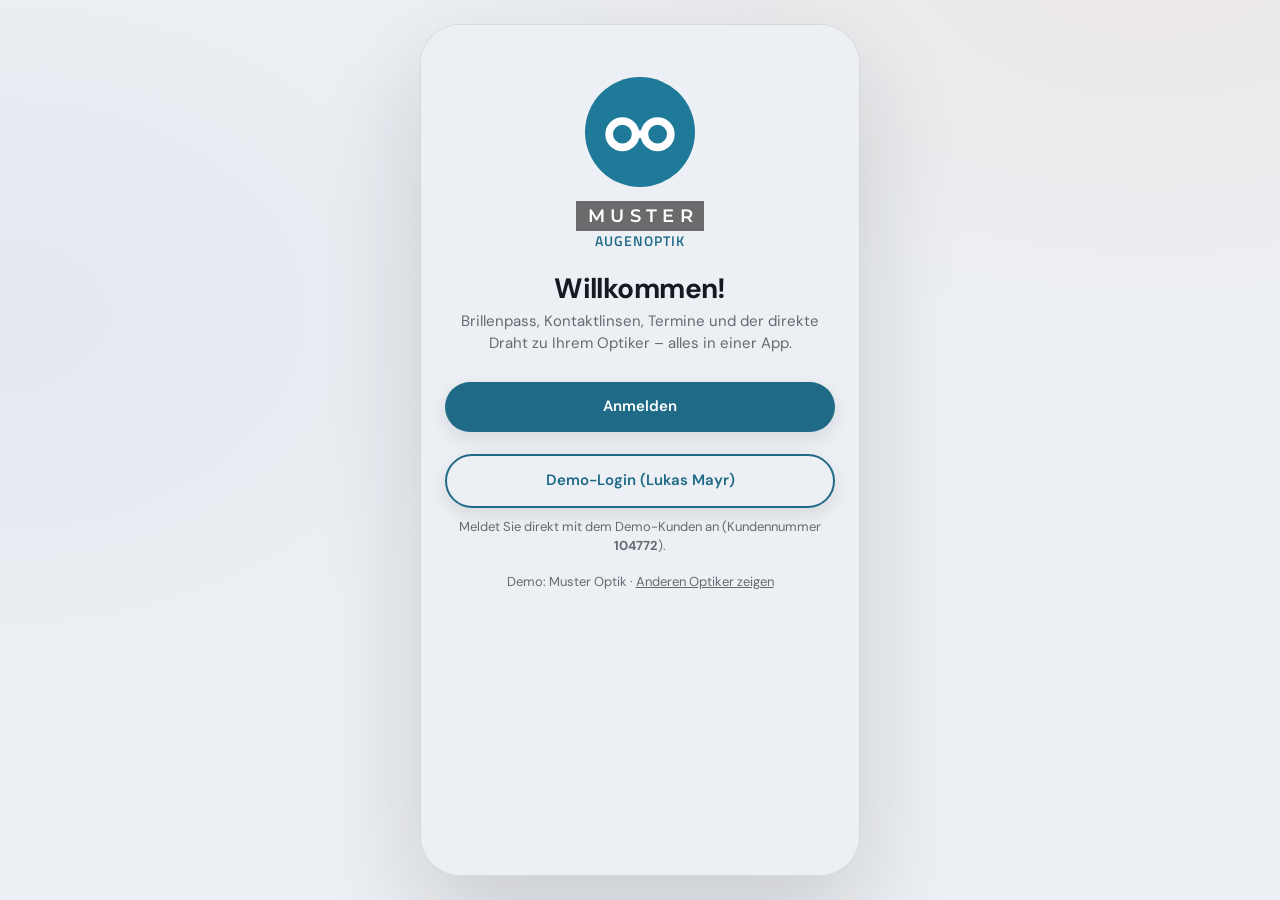
<file: index.html>
<!DOCTYPE html>
<html lang="de">
<head>
<meta charset="UTF-8">
<script src="optiker.js"></script>
<script>/* Runde 4: Hell/Dunkel aus den App-Einstellungen, Standard Systemeinstellung */
(function(){var mq=matchMedia('(prefers-color-scheme: dark)');
window.gtApply=function(t){if(t===undefined){try{t=((JSON.parse(localStorage.getItem(OPTIKER.key('app')))||{}).ui||{}).theme}catch(e){}}
 window.__gtT=t||'system';var r=(__gtT==='light'||__gtT==='dark')?__gtT:(mq.matches?'dark':'light');
 document.documentElement.setAttribute('data-gt',r);var m=document.querySelector('meta[name="theme-color"]');if(m)m.setAttribute('content',r==='dark'?'#12151B':'#ECEFF3')};
mq.addEventListener('change',function(){gtApply(window.__gtT)});gtApply();})();
</script>
<meta name="viewport" content="width=device-width, initial-scale=1, viewport-fit=cover">
<meta name="theme-color" content="#26262b">
<meta name="apple-mobile-web-app-capable" content="yes">
<meta name="apple-mobile-web-app-status-bar-style" content="black-translucent">
<meta name="apple-mobile-web-app-title" content="OptiApp">
<title>OptiApp</title>
<link href="fonts/fonts.css" rel="stylesheet">
<style>
:root{
  --bg:#f3f2f0; --surface:#ffffff; --surface-2:#f8f7f5; --ink:#1c1c1f; --muted:#6e6e74;
  --line:#e4e2de; --brand:#26262b; --brand-2:#4a4a52; --accent:#c4161c; --accent-soft:#fbe5e5;
  --brand-soft:rgba(38,38,43,.10); --ok:#2f8f6b; --ok-soft:#e1f2ea; --warn:#c9822b; --warn-soft:#fbf0de; --danger:#c2493d;
  --radius:18px; --shadow:0 1px 2px rgba(20,35,43,.05),0 8px 24px rgba(20,35,43,.06);
}
@media (prefers-color-scheme: dark){
  :root:not([data-theme="light"]){
    --bg:#121214; --surface:#1c1c20; --surface-2:#232328; --ink:#f0f0f2; --muted:#9a9aa2;
    --line:#2e2e34; --brand:#e8e8ec; --brand-2:#c8c8d0; --accent:#ef4a50; --accent-soft:#3a1c1e;
    --brand-soft:rgba(232,232,236,.14); --ok:#5cc79c; --ok-soft:#173329; --warn:#e3a85a; --warn-soft:#352a18; --danger:#e57367;
    --shadow:0 1px 2px rgba(0,0,0,.3),0 8px 24px rgba(0,0,0,.25);
  }
}
:root[data-theme="dark"]{
    --bg:#121214; --surface:#1c1c20; --surface-2:#232328; --ink:#f0f0f2; --muted:#9a9aa2;
    --line:#2e2e34; --brand:#e8e8ec; --brand-2:#c8c8d0; --accent:#ef4a50; --accent-soft:#3a1c1e;
    --brand-soft:rgba(232,232,236,.14); --ok:#5cc79c; --ok-soft:#173329; --warn:#e3a85a; --warn-soft:#352a18; --danger:#e57367;
    --shadow:0 1px 2px rgba(0,0,0,.3),0 8px 24px rgba(0,0,0,.25);
}
:root[data-theme="dark"]{color-scheme:dark}
*{box-sizing:border-box;margin:0;padding:0;-webkit-tap-highlight-color:transparent}
html,body{height:100%}
body{font-family:'DM Sans',system-ui,sans-serif;background:var(--bg);color:var(--ink);font-size:15px;line-height:1.45}
button,input,select,textarea{font:inherit;color:inherit}
button{cursor:pointer;border:none;background:none}

/* App shell – nur am PC (Maus, ab 600px) als Handy-Rahmen; Handy und Tablet nutzen die volle Breite (v1.15) */
.app{max-width:440px;margin:0 auto;min-height:100%;display:flex;flex-direction:column;background:var(--bg);position:relative}
@media (min-width:600px) and (hover:hover) and (pointer:fine){
  body{padding:24px 0;background:linear-gradient(135deg,#e6e4e1,#f2e6e4)}
  .app{height:calc(100vh - 48px);min-height:0;border-radius:36px;overflow:hidden;box-shadow:0 30px 80px rgba(15,61,76,.25);border:8px solid #14232b}
}
@media (min-width:600px) and (hover:hover) and (pointer:fine) and (prefers-color-scheme: dark){ :root:not([data-theme="light"]) body{background:#060b0d} }
@media (min-width:600px) and (hover:hover) and (pointer:fine){ :root[data-theme="dark"] body{background:#060b0d} }

header.top{padding:calc(env(safe-area-inset-top) + 18px) 20px 14px;display:flex;align-items:center;justify-content:space-between}
/* v1.15 Anpassung an die Geräteauflösung: Tablet = volle Breite wie eine App, Kopfzeile auf schmalen Handys kompakter */
@media not all and (min-width:600px) and (hover:hover) and (pointer:fine){
  .app{max-width:none}
  nav.bottom,.chatbar,.push,.lg-edge{max-width:none!important}
  .scrim{max-width:none!important}
  .sheet{max-width:640px!important}
  .onb{max-width:none!important;padding-left:max(24px,calc(50% - 280px))!important;padding-right:max(24px,calc(50% - 280px))!important}
}
header.top .logo{min-width:0}
@media (max-width:400px){
  header.top{padding-left:14px;padding-right:14px;gap:8px}
  header.top .logo{gap:8px}
  header.top .falcon{width:36px;height:36px}
  .wm-top{font-size:10px;letter-spacing:.14em;padding:3px 1px 3px 5px}
  .wm-sub{font-size:7.5px;letter-spacing:.02em}
  header.top .row{gap:5px!important}
  .store-pill{padding:7px 10px;gap:4px}
  .store-pill svg{display:none}
}
.tiles{grid-template-columns:repeat(2,minmax(0,1fr))}
.tile{min-width:0;-webkit-hyphens:auto;hyphens:auto;overflow-wrap:break-word}
@media (max-width:340px){header.top .wordmark{display:none}}
.logo{display:flex;align-items:center;gap:10px}
.logo-mark{width:34px;height:34px;border-radius:50%;background:var(--brand);display:grid;place-items:center}
.logo-mark svg{width:20px;height:20px;stroke:var(--bg)}
.logo-text{font-family:'DM Serif Display',serif;font-size:20px;letter-spacing:.2px}
.icon-btn{width:40px;height:40px;border-radius:50%;display:grid;place-items:center;background:var(--surface);box-shadow:var(--shadow);position:relative}
.icon-btn svg{width:20px;height:20px}
.dot{position:absolute;top:9px;right:10px;width:8px;height:8px;border-radius:50%;background:var(--accent);border:2px solid var(--surface)}

main{flex:1;overflow-y:auto;padding:4px 20px 110px}
.view{display:none;animation:fade .25s ease}
.view.active{display:block}
@keyframes fade{from{opacity:0;transform:translateY(6px)}to{opacity:1;transform:none}}

h1{font-family:'DM Serif Display',serif;font-weight:400;font-size:30px;line-height:1.1;margin:6px 0 4px}
h2{font-size:13px;text-transform:uppercase;letter-spacing:.08em;color:var(--muted);font-weight:600;margin:26px 0 10px}
h3{font-size:17px;font-weight:600}
.sub{color:var(--muted)}

.card{background:var(--surface);border-radius:var(--radius);padding:18px;box-shadow:var(--shadow)}
.card + .card{margin-top:12px}

/* Hero */
.hero{background:#26262b;color:#fff;border-radius:24px;padding:20px;position:relative;overflow:hidden;margin-top:14px}
.hero::before{content:"";position:absolute;left:0;top:0;bottom:0;width:5px;background:var(--accent)}
@media (prefers-color-scheme: dark){:root:not([data-theme="light"]) .hero{background:#2a2a30}}
:root[data-theme="dark"] .hero{background:#2a2a30}
.hero::after{content:"";position:absolute;right:-40px;top:-40px;width:160px;height:160px;border-radius:50%;border:22px solid rgba(255,255,255,.07)}
.hero .label{font-size:12px;opacity:.75;text-transform:uppercase;letter-spacing:.08em}
.hero .big{font-family:'DM Serif Display',serif;font-size:24px;margin:4px 0 2px}
.hero .meta{opacity:.85;font-size:14px}
.hero .btn-light{margin-top:14px;background:rgba(255,255,255,.15);color:#fff;padding:9px 14px;border-radius:12px;font-weight:600;font-size:14px}

/* Quick actions */
.quick{display:grid;grid-template-columns:repeat(3,1fr);gap:10px}
.qa{background:var(--surface);border-radius:var(--radius);padding:16px 10px;box-shadow:var(--shadow);display:flex;flex-direction:column;align-items:center;gap:8px;text-align:center;font-size:13px;font-weight:600}
.qa .ic{width:44px;height:44px;border-radius:14px;display:grid;place-items:center}
.qa .ic svg{width:22px;height:22px}
.ic-a{background:var(--accent-soft);color:var(--accent)}
.ic-b{background:var(--ok-soft);color:var(--ok)}
.ic-c{background:var(--brand-soft);color:var(--brand)}

.row{display:flex;align-items:center;gap:12px}
.row .grow,.list-item .grow{flex:1;min-width:0}
.list-item{display:flex;align-items:center;gap:12px;padding:14px 0;border-bottom:1px solid var(--line)}
.list-item:last-child{border-bottom:none;padding-bottom:0}
.list-item:first-child{padding-top:0}
.chev{color:var(--muted)}

.badge{display:inline-block;font-size:12px;font-weight:600;padding:3px 9px;border-radius:999px}
.badge.ok{background:var(--ok-soft);color:var(--ok)}
.badge.warn{background:var(--warn-soft);color:var(--warn)}
.badge.info{background:var(--brand-soft);color:var(--brand)}

/* Segmented */
.seg{display:flex;background:var(--surface);border-radius:14px;padding:4px;box-shadow:var(--shadow);margin-top:14px}
.seg button{flex:1;padding:10px;border-radius:10px;font-weight:600;color:var(--muted);font-size:14px}
.seg button.on{background:var(--brand);color:var(--bg)}

/* Rezepttabelle */
.rx{width:100%;border-collapse:collapse;margin-top:12px;font-variant-numeric:tabular-nums}
.rx th{font-size:11px;text-transform:uppercase;letter-spacing:.06em;color:var(--muted);font-weight:600;text-align:center;padding:6px 2px}
.rx td{text-align:center;padding:10px 2px;font-weight:600;border-top:1px solid var(--line)}
.rx td:first-child,.rx th:first-child{text-align:left}
.eye{display:inline-grid;place-items:center;width:26px;height:26px;border-radius:8px;background:var(--surface-2);font-size:12px;font-weight:700}
.kv{display:grid;grid-template-columns:1fr 1fr;gap:12px 16px;margin-top:14px}
.kv div span{display:block;font-size:12px;color:var(--muted)}
.kv div b{font-weight:600}

.progress{height:8px;border-radius:99px;background:var(--surface-2);overflow:hidden;margin-top:8px}
.progress i{display:block;height:100%;background:var(--accent);border-radius:99px}

/* Buttons */
.btn{display:flex;align-items:center;justify-content:center;gap:8px;width:100%;padding:14px;border-radius:14px;font-weight:600;background:var(--brand);color:var(--bg)}
.btn.ghost{background:var(--surface-2);color:var(--ink)}
.btn.accent{background:var(--accent);color:#fff}
.btn:disabled{opacity:.4;cursor:not-allowed}
.btn-row{display:flex;gap:10px;margin-top:14px}

/* Formulare */
label.f{display:block;font-size:13px;font-weight:600;margin:16px 0 6px}
.input,select.input,textarea.input{width:100%;padding:13px 14px;border-radius:12px;border:1px solid var(--line);background:var(--surface-2);outline:none}
.input:focus{border-color:var(--brand-2)}
textarea.input{min-height:90px;resize:vertical}
.chips{display:flex;flex-wrap:wrap;gap:8px}
.chip{padding:9px 14px;border-radius:999px;border:1px solid var(--line);background:var(--surface-2);font-size:14px;font-weight:500}
.chip.on{background:var(--brand);border-color:var(--brand);color:var(--bg)}
.toggle{width:46px;height:28px;border-radius:99px;background:var(--line);position:relative;flex-shrink:0;transition:.2s}
.toggle::after{content:"";position:absolute;top:3px;left:3px;width:22px;height:22px;border-radius:50%;background:#fff;transition:.2s;box-shadow:0 1px 3px rgba(0,0,0,.2)}
.toggle.on{background:var(--ok)}
.toggle.on::after{left:21px}
.upload{border:2px dashed var(--line);border-radius:14px;padding:20px;text-align:center;color:var(--muted);display:block;cursor:pointer}
.thumbs{display:flex;gap:8px;margin-top:10px;flex-wrap:wrap}
.thumbs img{width:64px;height:64px;object-fit:cover;border-radius:10px}
.thumbs .th{position:relative;display:inline-block}.thumbs .th button{position:absolute;top:-6px;right:-6px;width:22px;height:22px;border-radius:50%;border:0;background:rgba(0,0,0,.65);color:#fff;font-size:15px;line-height:22px;padding:0;cursor:pointer}
.stepper{display:flex;align-items:center;gap:14px}
.stepper button{width:38px;height:38px;border-radius:12px;background:var(--surface-2);font-size:20px;font-weight:600}
.stepper b{min-width:24px;text-align:center;font-size:18px}

/* Kalender */
.days{display:flex;gap:8px;overflow-x:auto;padding-bottom:4px;scrollbar-width:none}
.days::-webkit-scrollbar{display:none}
.day{flex:0 0 58px;padding:10px 0;border-radius:14px;background:var(--surface-2);border:1px solid var(--line);text-align:center}
.day small{display:block;font-size:11px;color:var(--muted);text-transform:uppercase}
.day b{font-size:18px}
.day.on{background:var(--brand);border-color:var(--brand);color:var(--bg)}
.day.on small{color:var(--bg);opacity:.8}
.day:disabled{opacity:.35}
.slots{display:grid;grid-template-columns:repeat(4,1fr);gap:8px}
.slot{padding:10px 0;border-radius:10px;background:var(--surface-2);border:1px solid var(--line);font-weight:600;font-size:14px}
.slot.on{background:var(--accent);border-color:var(--accent);color:#fff}
.slot:disabled{opacity:.3;text-decoration:line-through}

/* Startseite – aufgeräumt */
.greet{font-size:24px;margin:2px 0 0}
.tiles{display:grid;grid-template-columns:1fr 1fr;gap:12px;margin-top:14px}
.tile{background:var(--surface);border-radius:var(--radius);padding:16px;box-shadow:var(--shadow);text-align:left;display:flex;flex-direction:column;gap:10px;min-height:128px}
.tile .ic{width:40px;height:40px;border-radius:12px;display:grid;place-items:center;background:var(--brand-soft);color:var(--brand)}
.tile .ic svg{width:22px;height:22px}
.tile b{font-size:15px;line-height:1.2}
.tile .muted-s{margin-top:-6px}
.tile .muted-s.warn{color:var(--warn);font-weight:600}
.actions .list-item{width:100%;text-align:left}
.actions .aic{width:36px;height:36px;border-radius:10px;display:grid;place-items:center;flex-shrink:0}
.actions .aic svg{width:19px;height:19px}
/* Treuepass */
.stamps{display:flex;gap:8px;margin:14px 0 4px}
.stamp{flex:1;aspect-ratio:1;max-width:52px;border-radius:50%;border:2px dashed var(--line);display:grid;place-items:center;color:transparent}
.stamp.on{border:none;background:var(--accent);color:#fff}
.stamp svg{width:55%;height:55%}
.stamps.mini{gap:5px;margin:0}
.stamps.mini .stamp{max-width:14px;border-width:1.5px}
.voucher{margin-top:14px;padding:14px;border-radius:14px;background:var(--accent-soft);border:1.5px dashed var(--accent)}
.voucher code{font-family:ui-monospace,monospace;font-size:20px;font-weight:700;letter-spacing:.12em;color:var(--accent)}
.head-avatar{width:40px;height:40px;flex-shrink:0;border-radius:50%;background:var(--accent-soft);color:var(--accent);display:grid;place-items:center;font-weight:700;box-shadow:var(--shadow)}

/* Logo Falkner */
.logo{gap:9px}
.falcon{width:46px;height:46px;display:grid;place-items:center;flex-shrink:0}
.falcon img{width:100%;height:100%;object-fit:contain}
.falcon.nofalcon img{display:none}
.falcon.nofalcon::after{content:"";width:60%;height:60%;border-radius:50%;background:var(--accent)}
.wordmark{display:flex;flex-direction:column;gap:3px;line-height:1}
.wm-top{background:#1d1d1b;color:#fff;font-family:'Montserrat',sans-serif;font-weight:600;font-size:13px;letter-spacing:.3em;padding:4px 3px 4px 8px;text-align:center}
.wm-sub{color:#c4161c;font-family:'Titillium Web',sans-serif;font-weight:600;font-size:10.5px;letter-spacing:.07em;white-space:nowrap}
@media (prefers-color-scheme: dark){:root:not([data-theme="light"]) .wm-top{background:#000;box-shadow:0 0 0 1px #3a3a40}:root:not([data-theme="light"]) .wm-sub{color:#ef4a50}}
:root[data-theme="dark"] .wm-top{background:#000;box-shadow:0 0 0 1px #3a3a40}:root[data-theme="dark"] .wm-sub{color:#ef4a50}
/* Push-Simulation */
.push{position:absolute;left:12px;right:12px;top:10px;z-index:40;background:var(--surface);border-radius:18px;padding:12px 14px;box-shadow:0 12px 40px rgba(0,0,0,.25);display:flex;gap:12px;align-items:center;transform:translateY(-140%);transition:transform .4s cubic-bezier(.2,.8,.2,1);text-align:left;width:auto}
.push.on{transform:none}
.push .falcon{width:40px;height:40px;border-radius:10px;background:var(--surface-2)}.push .falcon img{width:80%;height:80%}
.push small{color:var(--muted);font-size:12px}
@media not all and (min-width:600px) and (hover:hover) and (pointer:fine){.push{position:fixed;max-width:416px;margin:0 auto}}
.notice{display:flex;gap:12px;align-items:center;text-align:left;width:100%;margin-top:14px;padding:14px 16px;border-radius:var(--radius);background:var(--warn-soft);color:var(--ink)}
.notice .big-star{font-size:24px}
/* Sterne */
.stars{display:flex;gap:6px;justify-content:center;margin:10px 0 4px}
.stars button{font-size:38px;line-height:1;color:var(--line);padding:2px}
.stars button.on{color:#f0a71f}
.stars-s{color:#f0a71f;letter-spacing:1px}
/* Zusammenfassung */
.sum{display:grid;grid-template-columns:auto 1fr;gap:10px 14px;font-size:14px;margin-top:6px}
.sum span{color:var(--muted)}
.sum b{font-weight:600;word-break:break-word}
.kasko-box{padding:14px;border-radius:14px;background:var(--ok-soft);margin-top:4px}
.kasko-box.off{background:var(--warn-soft)}
.btn.outline{background:transparent;border:2px solid var(--accent);color:var(--accent);margin-top:10px}
/* News */
.news-card{padding:0;overflow:hidden}
.news-card .nc-body{padding:16px 18px 18px}
.news-card{cursor:pointer}
.news-big .tag{font-size:14px}
.news-big h1{font-size:30px;line-height:1.2;margin:8px 0 14px}
.news-big p{font-size:20px;line-height:1.65;color:var(--ink)}
.news-card .nc-band{height:6px;background:var(--accent)}
.news-card .tag{display:inline-block;font-size:11px;font-weight:700;letter-spacing:.06em;text-transform:uppercase;color:var(--accent);margin-bottom:6px}
.news-card p{color:var(--muted);margin-top:6px;font-size:14px}
nav.bottom button{position:relative}
.nav-dot{position:absolute;top:4px;left:calc(50% + 8px);min-width:16px;height:16px;border-radius:99px;background:var(--accent);color:#fff;font-size:10px;font-weight:700;display:grid;place-items:center;padding:0 4px}
.num-in{width:72px;text-align:center;font-size:18px;font-weight:700;padding:8px;border-radius:12px;border:1px solid var(--line);background:var(--surface-2)}

/* Darstellung */
:root.hc{--muted:#3a3a40;--line:#8e8e96}
:root.hc .card,:root.hc .tile,:root.hc .list-item{border-color:var(--line)}
:root.hc .card,:root.hc .tile{box-shadow:0 0 0 1.5px var(--line)}
@media (prefers-color-scheme: dark){:root.hc:not([data-theme="light"]){--muted:#d4d4da;--line:#74747c}}
:root.hc[data-theme="dark"]{--muted:#d4d4da;--line:#74747c}
main,.sheet,.chatbar,.onb{zoom:var(--fs,1)}
.seg2{display:flex;background:var(--surface-2);border-radius:12px;padding:3px;gap:3px}
.seg2 button{flex:1;padding:9px 6px;border-radius:9px;font-weight:600;color:var(--muted);font-size:14px}
.seg2 button.on{background:var(--surface);color:var(--ink);box-shadow:var(--shadow)}
/* Erinnerung */
.notice.blue{background:var(--brand-soft)}
/* Dokumente */
.paper{background:#fff;color:#1c1c1f;border-radius:12px;padding:20px;box-shadow:0 0 0 1px #e4e2de;font-size:14px}
.paper h3{font-size:18px}
.paper table{width:100%;border-collapse:collapse;margin-top:12px}
.paper td{padding:7px 0;border-bottom:1px solid #eee}
.paper td:last-child{text-align:right}
.paper .tot td{font-weight:700;border-bottom:none;border-top:2px solid #1c1c1f}
.paper .stamp-demo{display:inline-block;margin-top:14px;padding:3px 8px;border:1.5px dashed #c4161c;color:#c4161c;border-radius:6px;font-size:12px;font-weight:700}
/* Erststart */
.onb{position:absolute;inset:0;z-index:50;background:var(--bg);overflow-y:auto;padding:calc(env(safe-area-inset-top) + 28px) 24px 30px;display:none}
.onb.on{display:block}
@media not all and (min-width:600px) and (hover:hover) and (pointer:fine){.onb{position:fixed;max-width:440px;margin:0 auto}}
.onb .hero-logo{display:flex;flex-direction:column;align-items:center;gap:14px;margin:24px 0 26px;text-align:center}
.onb .hero-logo img{width:110px;height:110px}
.onb .steps{display:flex;gap:6px;justify-content:center;margin-bottom:18px}
.onb .steps i{width:28px;height:4px;border-radius:9px;background:var(--line)}
.onb .steps i.on{background:var(--accent)}
.check{display:flex;gap:12px;align-items:flex-start;padding:12px 0;border-bottom:1px solid var(--line);text-align:left;width:100%}
.check .box{width:22px;height:22px;border-radius:6px;border:2px solid var(--line);flex-shrink:0;display:grid;place-items:center;color:#fff;font-size:14px;margin-top:1px}
.check.on .box{background:var(--accent);border-color:var(--accent)}

/* Familie */
.who{display:flex;gap:8px;overflow-x:auto;scrollbar-width:none;margin:14px 0 2px}
.who::-webkit-scrollbar{display:none}
.who button{display:flex;align-items:center;gap:8px;padding:6px 14px 6px 6px;border-radius:999px;background:var(--surface);box-shadow:var(--shadow);font-weight:600;white-space:nowrap;border:2px solid transparent}
.who button.on{border-color:var(--accent);color:var(--accent)}
.wav{width:28px;height:28px;border-radius:50%;background:var(--accent-soft);color:var(--accent);display:grid;place-items:center;font-size:13px;font-weight:700}
.who button.on .wav{background:var(--accent);color:#fff}

/* Chat */
.head-btn{width:40px;height:40px;border-radius:50%;background:var(--surface);box-shadow:var(--shadow);display:grid;place-items:center;position:relative;color:var(--ink)}
.head-btn svg{width:20px;height:20px}
.head-badge{position:absolute;top:-3px;right:-3px;min-width:18px;height:18px;border-radius:99px;background:var(--accent);color:#fff;font-size:11px;font-weight:700;display:grid;place-items:center;padding:0 5px;border:2px solid var(--bg)}
#v-chat{padding-bottom:70px}
.chat-head{display:flex;align-items:center;gap:12px;margin:2px 0 14px}
.chat-head .falcon{width:42px;height:42px;border-radius:12px;background:var(--surface);box-shadow:var(--shadow)}
.chat-head .falcon img{width:78%;height:78%}
.msgs{display:flex;flex-direction:column;gap:10px}
.day-sep{align-self:center;font-size:12px;color:var(--muted);background:var(--surface);padding:3px 10px;border-radius:99px;margin:6px 0}
.msg{max-width:82%;padding:10px 13px;border-radius:18px;font-size:15px;line-height:1.4;box-shadow:var(--shadow);word-wrap:break-word}
.msg.shop{align-self:flex-start;background:var(--surface);border-bottom-left-radius:6px}
.msg.me{align-self:flex-end;background:var(--accent);color:#fff;border-bottom-right-radius:6px}
.msg .t{display:block;font-size:11px;opacity:.65;margin-top:4px;text-align:right}
.msg .who{display:block;font-size:12px;font-weight:700;color:var(--accent);margin-bottom:2px}
.msg img{display:block;max-width:100%;border-radius:12px;margin-bottom:4px}
.msg.status{align-self:stretch;max-width:none;background:var(--surface);border-left:4px solid var(--ok);border-radius:14px;display:flex;gap:12px;align-items:flex-start}
.msg.status .si{font-size:22px;line-height:1}
.msg.status b{display:block}
.msg.status .muted-s{margin-top:2px}
.msg.status .btn{width:auto;padding:8px 12px;margin-top:10px;font-size:14px}
.typing{align-self:flex-start;background:var(--surface);border-radius:18px;padding:12px 14px;box-shadow:var(--shadow);display:flex;gap:4px}
.typing i{width:7px;height:7px;border-radius:50%;background:var(--muted);animation:blink 1s infinite}
.typing i:nth-child(2){animation-delay:.2s}.typing i:nth-child(3){animation-delay:.4s}
@keyframes blink{0%,80%,100%{opacity:.25}40%{opacity:1}}
.quick-replies{display:flex;gap:8px;overflow-x:auto;scrollbar-width:none;margin-top:14px}
.quick-replies::-webkit-scrollbar{display:none}
.quick-replies .chip{white-space:nowrap;flex-shrink:0}
.chatbar{position:absolute;left:0;right:0;bottom:calc(66px + env(safe-area-inset-bottom));padding:8px 12px;background:var(--bg);border-top:1px solid var(--line);display:none;gap:8px;align-items:flex-end;z-index:5}
.chatbar.on{display:flex}
.chat-att{position:absolute;left:0;right:0;bottom:100%;padding:10px 12px 6px;background:var(--bg);border-top:1px solid var(--line);display:flex;align-items:center;gap:10px}
.chat-att img{width:56px;height:56px;object-fit:cover;border-radius:10px;border:1px solid var(--line)}
.chat-att .grow{font-size:13px;color:var(--muted)}
.chat-att button{width:32px;height:32px;border-radius:50%;background:var(--surface-2);color:var(--ink);font-size:18px;line-height:1;flex-shrink:0}
.msg.me{-webkit-user-select:none;user-select:none;-webkit-touch-callout:none;transition:transform .15s}
.msg.me.pressing{transform:scale(.97)}
.msg img.zoomable{cursor:zoom-in}
.lightbox{position:fixed;inset:0;z-index:80;background:rgba(10,12,16,.92);display:none;align-items:center;justify-content:center;padding:16px}
.lightbox.on{display:flex}
.lightbox img{max-width:100%;max-height:100%;border-radius:10px;object-fit:contain;touch-action:pinch-zoom}
.lightbox button{position:absolute;top:calc(14px + env(safe-area-inset-top));right:14px;width:44px;height:44px;border-radius:50%;background:rgba(255,255,255,.16);color:#fff;font-size:24px;line-height:1}
.chatbar textarea{flex:1;resize:none;min-height:42px;max-height:110px;padding:10px 14px;border-radius:21px;border:1px solid var(--line);background:var(--surface);outline:none}
.chatbar .cb{width:42px;height:42px;border-radius:50%;display:grid;place-items:center;flex-shrink:0;background:var(--surface-2);color:var(--ink)}
.chatbar .cb.send{background:var(--accent);color:#fff}
.chatbar .cb svg{width:20px;height:20px}
@media not all and (min-width:600px) and (hover:hover) and (pointer:fine){.chatbar{position:fixed;max-width:440px;margin:0 auto}}

/* Filial-Pill */
.store-pill{display:flex;align-items:center;gap:6px;padding:8px 12px;border-radius:999px;background:var(--surface);box-shadow:var(--shadow);font-size:13px;font-weight:600}
.store-pill .sdot{width:8px;height:8px;border-radius:50%;background:var(--accent)}
.store-pill svg{width:14px;height:14px;color:var(--muted)}
.store-opt{width:100%;text-align:left;display:flex;gap:12px;align-items:center;padding:16px;border-radius:16px;border:2px solid var(--line);background:var(--surface-2);margin-top:10px}
.store-opt.on{border-color:var(--accent);background:var(--accent-soft)}
.radio{width:22px;height:22px;border-radius:50%;border:2px solid var(--line);flex-shrink:0;display:grid;place-items:center}
.store-opt.on .radio{border-color:var(--accent)}
.store-opt.on .radio::after{content:"";width:10px;height:10px;border-radius:50%;background:var(--accent)}
.mapframe{width:calc(100% + 36px);height:170px;border:0;margin:-18px -18px 16px;border-radius:var(--radius) var(--radius) 0 0;display:block;filter:grayscale(.3)}
.mapconsent{box-sizing:border-box;height:auto;min-height:170px;display:flex;flex-direction:column;align-items:center;justify-content:center;gap:8px;padding:14px 22px;text-align:center;background:rgba(127,127,127,.12);border-bottom:1px solid var(--line);filter:none!important}
.mapconsent p{margin:0;font-size:14px;opacity:.85}
.mapconsent .btn{width:auto;margin:0;padding:8px 18px}
.mapconsent .linkbtn{background:none;border:0;color:inherit;opacity:.7;font:inherit;font-size:13px;text-decoration:underline;cursor:pointer;padding:2px}
.open-state{font-size:13px;font-weight:600}
.open-state.o{color:var(--ok)} .open-state.c{color:var(--danger)}
.hours small{display:block;font-size:12px;color:var(--muted);font-weight:400}
.right{text-align:right}

/* Bottom nav */
nav.bottom{position:absolute;left:0;right:0;bottom:0;background:var(--surface);border-top:1px solid var(--line);display:flex;padding:8px 6px calc(env(safe-area-inset-bottom) + 8px)}
nav.bottom button{flex:1;display:flex;flex-direction:column;align-items:center;gap:3px;padding:6px 0;font-size:11px;font-weight:600;color:var(--muted)}
nav.bottom button svg{width:23px;height:23px}
nav.bottom button.on{color:var(--brand)}
@media not all and (min-width:600px) and (hover:hover) and (pointer:fine){nav.bottom{position:fixed;max-width:440px;margin:0 auto}}

/* Bottom sheet */
.scrim{position:absolute;inset:0;background:rgba(10,20,25,.45);opacity:0;pointer-events:none;transition:.25s;z-index:20}
.scrim.on{opacity:1;pointer-events:auto}
.sheet{position:absolute;left:0;right:0;bottom:0;max-height:92%;background:var(--surface);border-radius:26px 26px 0 0;transform:translateY(105%);transition:transform .3s cubic-bezier(.2,.8,.2,1);z-index:21;display:flex;flex-direction:column}
.sheet.on{transform:none}
@media not all and (min-width:600px) and (hover:hover) and (pointer:fine){.scrim,.sheet{position:fixed;max-width:440px;margin:0 auto}}
.sheet-head{padding:12px 20px 8px;display:flex;align-items:center;justify-content:space-between}
.grip{width:40px;height:5px;border-radius:99px;background:var(--line);margin:8px auto 0}
.sheet-body{padding:0 20px calc(env(safe-area-inset-bottom) + 24px);overflow-y:auto}
.success{text-align:center;padding:20px 0 6px}
.success .big-ic{width:72px;height:72px;border-radius:50%;background:var(--ok-soft);color:var(--ok);display:grid;place-items:center;margin:0 auto 14px}
.success .big-ic svg{width:36px;height:36px}

.toast{pointer-events:none;position:absolute;left:50%;bottom:96px;transform:translate(-50%,20px);background:var(--ink);color:var(--bg);padding:12px 18px;border-radius:14px;font-weight:500;font-size:14px;opacity:0;transition:.25s;z-index:30;white-space:nowrap}
.toast.on{opacity:1;transform:translate(-50%,0)}
@media not all and (min-width:600px) and (hover:hover) and (pointer:fine){.toast{position:fixed}}

.map{height:150px;border-radius:14px;margin:-18px -18px 16px;background:
  linear-gradient(90deg,transparent 48%,var(--line) 48% 52%,transparent 52%),
  linear-gradient(0deg,transparent 38%,var(--line) 38% 42%,transparent 42%),
  linear-gradient(30deg,transparent 70%,var(--line) 70% 72%,transparent 72%),
  var(--surface-2);position:relative;border-radius:var(--radius) var(--radius) 0 0}
.map .pin{position:absolute;left:50%;top:40%;transform:translate(-50%,-100%);width:34px;height:34px;border-radius:50% 50% 50% 0;background:var(--accent);rotate:-45deg;box-shadow:var(--shadow)}
.hours{display:grid;grid-template-columns:1fr auto;gap:6px 12px;font-size:14px;margin-top:6px}
.hours .today{font-weight:700;color:var(--brand)}
.avatar{width:58px;height:58px;border-radius:50%;background:var(--accent-soft);color:var(--accent);display:grid;place-items:center;font-family:'DM Serif Display',serif;font-size:24px}
.muted-s{font-size:13px;color:var(--muted)}
.mt{margin-top:12px}
.input.ro{background:var(--surface-2);color:var(--muted);cursor:default}
</style>
<style id="glass">
/* ===== Glass-Test (Kunden-App) ===== */
:root:root:root{
  --bg:#141922; --surface:rgba(255,255,255,.10); --surface-2:rgba(255,255,255,.07); --ink:#F5F6F8; --muted:rgba(236,239,245,.66);
  --line:rgba(255,255,255,.15); --brand:#FFFFFF; --brand-2:#E3E6EC; --accent:#EF4A50; --accent-soft:rgba(239,74,80,.20);
  --brand-soft:rgba(255,255,255,.13); --ok:#5FE3AA; --ok-soft:rgba(95,227,170,.17); --warn:#FFC069; --warn-soft:rgba(255,192,105,.17); --danger:#FF7A6E;
  --radius:22px; --shadow:0 10px 30px rgba(0,0,0,.22),inset 0 1px 0 rgba(255,255,255,.10);
  --glass:blur(22px) saturate(150%);
  color-scheme:dark;
}
html{background:#141922 url(bg.jpg) center/cover fixed}
body,body[style]{background:transparent!important}
@media (min-width:600px) and (hover:hover) and (pointer:fine){body{background:transparent!important}
  .app{border:1px solid rgba(255,255,255,.22)!important;box-shadow:0 40px 100px rgba(0,0,0,.45),inset 0 1px 0 rgba(255,255,255,.18)!important;border-radius:40px!important}}
.app{background:rgba(16,20,28,.28)!important}
@media (min-width:600px) and (hover:hover) and (pointer:fine){.app{-webkit-backdrop-filter:blur(6px);backdrop-filter:blur(6px)}}
h1,.logo-text,.hero .big,.avatar{font-family:'DM Sans',system-ui,sans-serif!important;font-weight:700;letter-spacing:-.02em}
h2{color:rgba(255,255,255,.55)}
/* Glasflächen */
.card,.qa,.tile,.seg,.icon-btn,.head-btn,.store-pill,.who button,.msg.shop,.msg.status,.typing,.day-sep,.push,.chat-head .falcon,
.head-avatar,.notice,.store-opt,.day,.slot,.chip,.seg2,.voucher,.kasko-box{
  -webkit-backdrop-filter:var(--glass);backdrop-filter:var(--glass);border:1px solid var(--line)}
.card,.tile,.qa{transition:transform .2s ease,background .2s ease}
.tile:hover,.qa:hover{transform:translateY(-4px);background:rgba(255,255,255,.14)}
.hero{background:rgba(255,255,255,.10)!important;border:1px solid rgba(255,255,255,.22);
  -webkit-backdrop-filter:var(--glass);backdrop-filter:var(--glass);box-shadow:var(--shadow)}
.hero::before{display:none}
.hero .btn-light{background:rgba(255,255,255,.22);border:1px solid rgba(255,255,255,.3)}
/* Buttons */
.btn{border-radius:999px;box-shadow:0 6px 20px rgba(0,0,0,.18)}
.btn:not(.ghost):not(.accent):not(.outline){background:#fff;color:#141922}
.btn.ghost{background:rgba(255,255,255,.10);border:1px solid var(--line);-webkit-backdrop-filter:var(--glass);backdrop-filter:var(--glass)}
.btn.accent{background:var(--accent)}
.seg button.on,.day.on,.chip.on{background:#fff;color:#141922;border-color:#fff}
.seg{border-radius:999px}.seg button{border-radius:999px}
.input,select.input,textarea.input,.num-in,.chatbar textarea{background:rgba(255,255,255,.07);border:1px solid var(--line);color:var(--ink)}
.input::placeholder,textarea::placeholder{color:rgba(236,239,245,.45)}
option{background:#1b2029;color:#fff}
.toggle{background:rgba(255,255,255,.18)}
/* Kopf, Navigation, Chatleiste */
header.top{background:transparent}
nav.bottom{left:12px!important;right:12px!important;bottom:calc(env(safe-area-inset-bottom) + 12px)!important;border-radius:26px;
  background:rgba(18,22,30,.42);border:1px solid rgba(255,255,255,.18);-webkit-backdrop-filter:var(--glass);backdrop-filter:var(--glass);
  box-shadow:0 12px 40px rgba(0,0,0,.35);padding:6px!important}
nav.bottom button{border-radius:20px}
nav.bottom button.on{background:rgba(255,255,255,.16);color:#fff}
main{padding-bottom:120px}
.chatbar{bottom:calc(88px + env(safe-area-inset-bottom))!important;background:rgba(18,22,30,.40);border-top:1px solid var(--line);
  -webkit-backdrop-filter:var(--glass);backdrop-filter:var(--glass)}
.chat-att{background:rgba(18,22,30,.6);-webkit-backdrop-filter:var(--glass);backdrop-filter:var(--glass)}
.msg.me{background:var(--accent)}
/* Sheets, Onboarding, Toast */
.sheet{background:rgba(24,28,38,.72)!important;border:1px solid rgba(255,255,255,.18);border-bottom:0;-webkit-backdrop-filter:blur(30px) saturate(160%);backdrop-filter:blur(30px) saturate(160%)}
.scrim{background:rgba(5,8,12,.35)}
.onb{background:rgba(14,18,26,.45)!important;-webkit-backdrop-filter:blur(24px);backdrop-filter:blur(24px)}
.toast{background:rgba(255,255,255,.92);color:#141922;-webkit-backdrop-filter:var(--glass);backdrop-filter:var(--glass)}
.push{background:rgba(30,34,44,.62)!important}
.map{background:linear-gradient(90deg,transparent 48%,var(--line) 48% 52%,transparent 52%),linear-gradient(0deg,transparent 38%,var(--line) 38% 42%,transparent 42%),rgba(255,255,255,.05)}
.mapframe{filter:grayscale(.2) brightness(.85)}
.paper{box-shadow:0 10px 30px rgba(0,0,0,.3)}
.wm-top{background:rgba(0,0,0,.55)!important;box-shadow:0 0 0 1px rgba(255,255,255,.2)!important}
.wm-sub{color:#FF8A7E!important}
.falcon img{filter:drop-shadow(0 2px 6px rgba(0,0,0,.35))}
::-webkit-scrollbar{width:8px;height:8px}::-webkit-scrollbar-thumb{background:rgba(255,255,255,.2);border-radius:9px}
.onb{background:rgba(14,18,26,.9)!important;-webkit-backdrop-filter:blur(30px);backdrop-filter:blur(30px)}


/* --- Runde 2: neutrales Glas, Akzente in der Optiker-Farbe --- */
.tile .ic,.qa .ic{background:rgba(255,255,255,.12)!important;color:var(--accent)!important}
.head-avatar,.avatar{background:var(--accent)!important;color:#fff!important}
.chatbar .cb.send{background:var(--accent)}
/* Tableiste und Chatleiste blickdicht, damit nichts durchscheint */
nav.bottom{background:#161A22!important;-webkit-backdrop-filter:none!important;backdrop-filter:none!important}
.chatbar,.chat-att{background:#161A22!important;-webkit-backdrop-filter:none!important;backdrop-filter:none!important}
/* Popups: Inhalt dahinter verschwimmt */
.scrim{background:rgba(5,8,12,.30)!important;-webkit-backdrop-filter:blur(10px);backdrop-filter:blur(10px)}
.lightbox{-webkit-backdrop-filter:blur(12px);backdrop-filter:blur(12px);background:rgba(5,8,12,.6)!important}
/* Tableiste unten angedockt: kein Inhalt mehr unter oder neben der Leiste */
nav.bottom{left:0!important;right:0!important;bottom:0!important;border-radius:24px 24px 0 0!important;border-bottom:0!important;
  padding:8px 6px calc(env(safe-area-inset-bottom) + 8px)!important;box-shadow:0 -10px 30px rgba(0,0,0,.25)!important}
.chatbar{bottom:calc(66px + env(safe-area-inset-bottom))!important}
nav.bottom{z-index:12!important}.chatbar{z-index:11!important}header.top{position:relative;z-index:6}


/* --- Runde 3: Tableiste als Liquid Glass --- */
nav.bottom{left:14px!important;right:14px!important;bottom:calc(env(safe-area-inset-bottom) + 12px)!important;
  border-radius:999px!important;border:0!important;padding:5px!important;isolation:isolate;overflow:visible;
  background:rgba(28,32,42,.30)!important;
  -webkit-backdrop-filter:blur(10px) saturate(190%) brightness(1.08)!important;backdrop-filter:blur(10px) saturate(190%) brightness(1.08)!important;
  box-shadow:inset 0 1px 1px rgba(255,255,255,.38),inset 0 -1px 1px rgba(255,255,255,.12),inset 0 0 18px rgba(255,255,255,.06),0 10px 30px rgba(0,0,0,.35),0 2px 6px rgba(0,0,0,.2)!important}
nav.bottom.lg-refract{-webkit-backdrop-filter:url(#lgRefract) blur(8px) saturate(190%) brightness(1.08)!important;backdrop-filter:url(#lgRefract) blur(8px) saturate(190%) brightness(1.08)!important}
/* Lichtkante: oben links und unten rechts heller, wie bei echtem Glas */
nav.bottom::before{content:"";position:absolute;inset:0;border-radius:inherit;padding:1px;pointer-events:none;z-index:2;
  background:linear-gradient(135deg,rgba(255,255,255,.55),rgba(255,255,255,.08) 35%,rgba(255,255,255,.04) 65%,rgba(255,255,255,.35));
  -webkit-mask:linear-gradient(#000 0 0) content-box,linear-gradient(#000 0 0);-webkit-mask-composite:xor;mask:linear-gradient(#000 0 0) content-box exclude,linear-gradient(#000 0 0)}
nav.bottom button{border-radius:999px!important;background:transparent!important;color:rgba(245,246,248,.78)!important;position:relative;z-index:1;
  text-shadow:0 1px 2px rgba(0,0,0,.35);transition:color .25s,transform .25s}
nav.bottom button svg{filter:drop-shadow(0 1px 1.5px rgba(0,0,0,.3))}
nav.bottom button.on{color:var(--accent)!important}
nav.bottom button:active{transform:scale(.94)}
/* Linse unter dem aktiven Tab, gleitet mit Federung zum neuen Tab */
nav.bottom .lg-lens{position:absolute;top:5px;bottom:5px;left:5px;width:0;border-radius:999px;z-index:0;pointer-events:none;
  background:rgba(255,255,255,.14);
  box-shadow:inset 0 1px 1px rgba(255,255,255,.45),inset 0 -1px 1px rgba(255,255,255,.12),0 3px 10px rgba(0,0,0,.18);
  transition:translate .5s cubic-bezier(.34,1.45,.5,1),width .5s cubic-bezier(.34,1.45,.5,1),transform .25s ease,opacity .2s}
nav.bottom:has(button:active) .lg-lens{transform:scale(1.06,1.12);background:rgba(255,255,255,.2)}
/* Weicher Übergang am unteren Rand, damit Text hinter der Leiste ausgeblendet wird */
.lg-edge{position:absolute;left:0;right:0;bottom:0;height:calc(110px + env(safe-area-inset-bottom));z-index:10;pointer-events:none;
  background:linear-gradient(to top,rgba(10,12,18,.88) 0%,rgba(10,12,18,.7) 40%,rgba(10,12,18,0) 100%);
  -webkit-backdrop-filter:blur(6px);backdrop-filter:blur(6px);
  -webkit-mask-image:linear-gradient(to top,#000 45%,transparent);mask-image:linear-gradient(to top,#000 45%,transparent)}
@media not all and (min-width:600px) and (hover:hover) and (pointer:fine){.lg-edge{position:fixed;max-width:440px;margin:0 auto}}
.app:has(.chatbar.on) .lg-edge{height:calc(170px + env(safe-area-inset-bottom))}
/* Chatleiste schwebt über der Tableiste */
.chatbar{bottom:calc(76px + env(safe-area-inset-bottom))!important;background:transparent!important;border-top:0!important;padding:6px 14px!important}
.chatbar textarea{background:rgba(28,32,42,.55)!important;border:1px solid rgba(255,255,255,.16)!important;-webkit-backdrop-filter:blur(14px) saturate(170%);backdrop-filter:blur(14px) saturate(170%)}
.chat-att{background:rgba(28,32,42,.75)!important;-webkit-backdrop-filter:blur(14px);backdrop-filter:blur(14px)}
@media (prefers-reduced-motion:reduce){nav.bottom .lg-lens{transition:none}}
/* 26.11.2026: Untertitel unter dem Logo in der Markenfarbe (z. B. Blau bei Muster Optik); Push nach oben wegwischbar */
/* Optiker-Auswahl über dem Startbildschirm */
/* 27.11.2026: Schriftzug im App-Kopf passt sich der Bildschirmbreite an und hält Abstand zum Filial-Feld
   (die ältere Regel für kleine Handys wurde von der Glas-Regel .wm-top{font-size:13px} überschrieben) */
header.top{gap:10px}
header.top .logo{min-width:0;flex:0 1 auto}
header.top .row{flex-shrink:0}
header.top .wm-top{font-size:clamp(9px,2.9vw,13px);letter-spacing:clamp(.12em,.7vw,.3em);padding:clamp(3px,.9vw,4px) clamp(1px,.7vw,3px) clamp(3px,.9vw,4px) clamp(4px,1.8vw,8px)}
header.top .wm-sub{font-size:clamp(7px,2.3vw,10.5px);letter-spacing:.05em}
header.top .falcon{width:clamp(34px,9.5vw,46px);height:clamp(34px,9.5vw,46px)}
header.top .store-pill #pillName{max-width:clamp(58px,22vw,120px);overflow:hidden;text-overflow:ellipsis;white-space:nowrap}
@media (max-width:359px){header.top .store-pill #pillName{max-width:54px}}
.sheet.top{z-index:61}.scrim.top{z-index:60}
html.brand-sub[data-gt] .wm-sub,html.brand-sub .wm-sub{color:var(--accent)!important}
.push{touch-action:none;user-select:none;-webkit-user-select:none}
@media (prefers-reduced-motion:reduce){.push{transition:none!important}}

/* --- Runde 4: Hell/Dunkel, ruhiger Hintergrund, Anmeldung blickdicht --- */
.app{background:rgba(16,20,28,.18)!important}
/* Anmeldung (Onboarding) blickdicht */
.onb,.onb[style]{background:#12151B!important;-webkit-backdrop-filter:none!important;backdrop-filter:none!important}
html[data-gt="light"] .onb{background:#ECEFF3!important}
/* Hell */
html[data-gt="light"]:root:root:root{--bg:#ECEFF3; --ink:#141922; --muted:rgba(20,25,34,.62); --line:rgba(20,25,34,.11); --surface:rgba(255,255,255,.62); --surface-2:rgba(255,255,255,.5);
--ok:#1E9566; --ok-soft:rgba(30,149,102,.13); --warn:#B7700F; --warn-soft:rgba(220,150,40,.16); --danger:#D23F3F; color-scheme:light; --brand:#141922; --brand-2:#2A303B; --brand-soft:rgba(20,25,34,.07);
  --shadow:0 10px 30px rgba(20,25,34,.08),inset 0 1px 0 rgba(255,255,255,.9)}
html[data-gt="light"] .app{background:rgba(255,255,255,.28)!important}
@media (min-width:600px) and (hover:hover) and (pointer:fine){html[data-gt="light"] .app{border-color:rgba(20,25,34,.12)!important;box-shadow:0 40px 100px rgba(20,25,34,.16),inset 0 1px 0 #fff!important}}
html[data-gt="light"] h2{color:rgba(20,25,34,.5)}
html[data-gt="light"] .tile:hover,html[data-gt="light"] .qa:hover{background:rgba(255,255,255,.85)}
html[data-gt="light"] .hero{background:rgba(255,255,255,.62)!important;border-color:rgba(255,255,255,.95)}
html[data-gt="light"] .hero{color:#141922}
html[data-gt="light"] .hero::after{border-color:rgba(20,25,34,.05)}
html[data-gt="light"] .hero .btn-light{background:rgba(20,25,34,.06);border-color:rgba(20,25,34,.12);color:#141922}
html[data-gt="light"] .btn{box-shadow:0 6px 18px rgba(20,25,34,.10)}
html[data-gt="light"] .btn:not(.ghost):not(.accent):not(.outline){background:#141922;color:#fff}
html[data-gt="light"] .btn.ghost{background:rgba(255,255,255,.65)}
html[data-gt="light"] .seg button.on,html[data-gt="light"] .day.on,html[data-gt="light"] .chip.on{background:#141922;color:#fff;border-color:#141922}
html[data-gt="light"] .input,html[data-gt="light"] select.input,html[data-gt="light"] textarea.input,html[data-gt="light"] .num-in{background:rgba(255,255,255,.75)}
html[data-gt="light"] .input::placeholder,html[data-gt="light"] textarea::placeholder{color:rgba(20,25,34,.42)}
html[data-gt="light"] option{background:#fff;color:#141922}
html[data-gt="light"] .toggle{background:rgba(20,25,34,.16)}
.toggle.on,html[data-gt="light"] .toggle.on{background:var(--ok)}
html[data-gt="light"] .tile .ic,html[data-gt="light"] .qa .ic{background:rgba(20,25,34,.06)!important}
html[data-gt="light"] .sheet{background:rgba(255,255,255,.86)!important;border-color:rgba(255,255,255,.95)}
html[data-gt="light"] .scrim{background:rgba(20,25,34,.18)!important}
html[data-gt="light"] .toast{background:rgba(20,25,34,.92);color:#fff}
html[data-gt="light"] .push{background:rgba(255,255,255,.85)!important}
html[data-gt="light"] .mapframe{filter:none}
html[data-gt="light"] .paper{box-shadow:0 10px 30px rgba(20,25,34,.12)}
html[data-gt="light"] .wm-sub{color:#C4161C!important}
html[data-gt="light"] .falcon img{filter:none}
/* Tableiste hell */
html[data-gt="light"] nav.bottom{background:rgba(255,255,255,.42)!important;
  box-shadow:inset 0 1px 1px rgba(255,255,255,.95),inset 0 -1px 1px rgba(255,255,255,.55),inset 0 0 18px rgba(255,255,255,.35),0 10px 30px rgba(20,25,34,.16),0 2px 6px rgba(20,25,34,.08)!important}
html[data-gt="light"] nav.bottom::before{background:linear-gradient(135deg,rgba(255,255,255,.95),rgba(255,255,255,.3) 35%,rgba(20,25,34,.05) 65%,rgba(255,255,255,.8))}
html[data-gt="light"] nav.bottom button{color:rgba(20,25,34,.72)!important;text-shadow:none}
html[data-gt="light"] nav.bottom button svg{filter:none}
html[data-gt="light"] nav.bottom button.on{color:var(--accent)!important}
html[data-gt="light"] nav.bottom .lg-lens{background:rgba(20,25,34,.07);box-shadow:inset 0 1px 1px rgba(255,255,255,.9),inset 0 -1px 1px rgba(20,25,34,.05),0 3px 10px rgba(20,25,34,.10)}
html[data-gt="light"] .lg-edge{background:linear-gradient(to top,rgba(236,239,243,.92) 0%,rgba(236,239,243,.72) 40%,rgba(236,239,243,0) 100%)}
html[data-gt="light"] .chatbar textarea{background:rgba(255,255,255,.75)!important;border-color:rgba(20,25,34,.12)!important}
html[data-gt="light"] .chat-att{background:rgba(255,255,255,.88)!important}
/* Hintergrund: ruhig, Farben nur noch ganz schwach */
html{background:radial-gradient(70% 60% at 90% -5%,rgba(240,110,70,.07),transparent 70%),radial-gradient(60% 60% at 0% 35%,rgba(90,120,190,.06),transparent 70%),#12151B!important;background-attachment:fixed!important}
html[data-gt="light"]{background:radial-gradient(70% 60% at 90% -5%,rgba(240,110,70,.06),transparent 70%),radial-gradient(60% 60% at 0% 35%,rgba(90,120,190,.06),transparent 70%),#ECEFF3!important;background-attachment:fixed!important}
body::before{display:none!important}
html[data-gt="light"] ::-webkit-scrollbar-thumb{background:rgba(20,25,34,.2)}

/* --- Runde 5: Profilbild ohne Rand, Popups blickdicht --- */
:root{--gs-acc:var(--accent)}
.head-avatar,.avatar{border:0!important;box-shadow:0 4px 12px rgba(0,0,0,.18)!important}
.sheet{background:rgba(22,26,34,.97)!important}
html[data-gt="light"] .sheet{background:rgba(250,251,253,.97)!important}
.scrim{background:rgba(5,8,12,.55)!important;-webkit-backdrop-filter:blur(14px);backdrop-filter:blur(14px)}
html[data-gt="light"] .scrim{background:rgba(20,25,34,.35)!important}
</style>
<style id="motion-css">
/* ===== Animationen Kunden-App (v1.12, 13.11.2026) – nur translate/scale/opacity, kurz, abschaltbar über "Bewegung reduzieren" ===== */
@media (prefers-reduced-motion:no-preference){
@keyframes moIn{from{opacity:0;translate:0 10px}}
@keyframes moPop{0%{scale:0;opacity:0}70%{scale:1.15;opacity:1}100%{scale:1}}
@keyframes moGrow{from{scale:0 1}}
@keyframes moMsg{from{opacity:0;translate:0 12px;scale:.96}}
.mo-item{animation:moIn .2s cubic-bezier(.2,.8,.2,1) backwards;animation-delay:calc(var(--mo-i,0)*25ms)}
.view.mo-in .progress i{transform-origin:0 50%;animation:moGrow .6s cubic-bezier(.2,.8,.2,1) .15s backwards}
.mo-msg{animation:moMsg .25s cubic-bezier(.2,.8,.2,1)}
.success .big-ic{animation:moPop .4s cubic-bezier(.3,1.4,.5,1) .05s backwards}
.head-badge,.nav-dot{animation:moPop .35s cubic-bezier(.3,1.4,.5,1)}
:is(.btn,.tile,.qa,button.list-item,button.hero,.chip){transition:scale .12s ease,transform .2s ease,background .2s ease}
:is(.btn,.tile,.qa,button.list-item,button.hero,.chip):active{scale:.97}
}
</style>
</head>
<body>
<div class="app" id="app">

  <header class="top">
    <div class="logo" aria-label="Zur Startseite" role="button" tabindex="0" style="cursor:pointer" onclick="closeSheet();go('home')">
      <span class="falcon"><img src="[data-uri]" alt="Logo"></span>
      <div class="wordmark"><span class="wm-top"></span><span class="wm-sub"></span></div>
    </div>
    <div class="row" style="gap:7px">
    <button class="store-pill" onclick="openSheet('store')" aria-label="Filiale wählen"><span class="sdot"></span><span id="pillName"></span><svg viewBox="0 0 24 24" fill="none" stroke="currentColor" stroke-width="2.5" stroke-linecap="round"><path d="m6 9 6 6 6-6"/></svg></button>
    <button class="head-btn" aria-label="Nachrichten" onclick="go('chat')"><svg viewBox="0 0 24 24" fill="none" stroke="currentColor" stroke-width="2" stroke-linecap="round" stroke-linejoin="round"><path d="M21 12a8 8 0 0 1-11.6 7.1L4 20.5l1.4-4.6A8 8 0 1 1 21 12Z"/></svg><span class="head-badge" id="chatBadge" style="display:none"></span></button>
    <button class="head-avatar" id="headAvatar" aria-label="Mein Profil" onclick="go('profile')"></button>
    </div>
  </header>

  <main id="main">

    <!-- START -->
    <section class="view active" id="v-home">
      <h1 class="greet" id="greetName">Hallo!</h1>
      <div id="reviewNotice"></div>
      <div class="hero" id="heroCard"></div>
      <div class="tiles" id="passTiles"></div>
      <h2>Service</h2>
      <div class="card actions">
        <button class="list-item" onclick="go('chat')"><span class="aic" style="background:var(--accent-soft);color:var(--accent)"><svg viewBox="0 0 24 24" fill="none" stroke="currentColor" stroke-width="2" stroke-linecap="round" stroke-linejoin="round"><path d="M21 12a8 8 0 0 1-11.6 7.1L4 20.5l1.4-4.6A8 8 0 1 1 21 12Z"/></svg></span><div class="grow"><b>Nachricht an die Filiale</b><div class="muted-s" id="chatPreview"></div></div><span class="chev">›</span></button>
        <button class="list-item" onclick="openSheet('book')"><span class="aic ic-c"><svg viewBox="0 0 24 24" fill="none" stroke="currentColor" stroke-width="2" stroke-linecap="round"><rect x="3" y="4" width="18" height="18" rx="2"/><path d="M16 2v4M8 2v4M3 10h18"/></svg></span><div class="grow"><b>Termin buchen</b></div><span class="chev">›</span></button>
        <button class="list-item" onclick="openSheet('order')"><span class="aic ic-b"><svg viewBox="0 0 24 24" fill="none" stroke="currentColor" stroke-width="2" stroke-linecap="round"><path d="M6 2 3 6v14a2 2 0 0 0 2 2h14a2 2 0 0 0 2-2V6l-3-4ZM3 6h18M16 10a4 4 0 0 1-8 0"/></svg></span><div class="grow"><b>Kontaktlinsen nachbestellen</b></div><span class="chev">›</span></button>
        <button class="list-item" onclick="openSheet('damage')"><span class="aic ic-a"><svg viewBox="0 0 24 24" fill="none" stroke="currentColor" stroke-width="2" stroke-linecap="round"><path d="M12 9v4M12 17h.01M10.3 3.9 1.8 18a2 2 0 0 0 1.7 3h17a2 2 0 0 0 1.7-3L13.7 3.9a2 2 0 0 0-3.4 0Z"/></svg></span><div class="grow"><b>Schaden an der Brille melden</b></div><span class="chev">›</span></button>
      </div>
    </section>

    <!-- BRILLENPASS -->
    <section class="view" id="v-glasses">
      <h1>Brillenpass</h1>
      <p class="sub">Ihre aktuellen Messwerte, digital immer dabei.</p>
      <div id="glassesContent" class="mt"></div>
    </section>

    <!-- KONTAKTLINSENPASS -->
    <section class="view" id="v-lenses">
      <h1>Kontaktlinsenpass</h1>
      <p class="sub">Ihre Linsenwerte, Vorrat und Treuepass.</p>
      <div id="lensesContent" class="mt"></div>
    </section>

    <!-- NEWS -->
    <section class="view" id="v-news">
      <h1>News</h1>
      <p class="sub">Neuigkeiten von Ihrem Optiker.</p>
      <div id="newsList" class="mt"></div>
    </section>

    <!-- CHAT -->
    <section class="view" id="v-chat">
      <div class="chat-head"><span class="falcon"><img src="[data-uri]" alt=""></span><div class="grow"><h3 id="chatTitle"></h3><div class="muted-s" id="chatSub"></div></div></div>
      <div class="msgs" id="msgs"></div>
      <div class="quick-replies" id="quickReplies"></div>
      <p class="muted-s" style="text-align:center;margin-top:8px">Tipp: Eigene Nachricht lange drücken, um sie zu löschen. Fotos antippen zum Vergrößern.</p>
    </section>

    <!-- FILIALE -->
    <section class="view" id="v-store">
      <h1>Meine Filiale</h1>
      <p class="sub">Termine, Kontakt und Öffnungszeiten.</p>
      <div class="seg" id="storeSeg"></div>
      <div id="storeView"></div>
    </section>

    <!-- PROFIL -->
    <section class="view" id="v-profile">
      <div class="row" style="margin-top:6px">
        <div class="avatar" id="avatar">J</div>
        <div class="grow"><h1 style="font-size:24px;margin:0" id="profileName"></h1><p class="sub" id="kdnrLine"></p></div>
      </div>
      <h2>Persönliche Daten</h2>
      <div class="card">
        <label class="f" style="margin-top:0">Vorname</label><input class="input ro" id="pFirst" readonly aria-readonly="true" tabindex="-1">
        <label class="f">Nachname</label><input class="input ro" id="pLast" readonly aria-readonly="true" tabindex="-1">
        <p class="muted-s" style="margin-top:6px">Ihren Namen pflegt Ihre Filiale. Bei einer Änderung wenden Sie sich bitte an uns.</p>
        <label class="f">E-Mail</label><input class="input" type="email" id="pMail">
        <label class="f">Telefon</label><input class="input" type="tel" id="pPhone">
        <label class="f">Lieferadresse</label><input class="input" id="pAddr">
        <button class="btn mt" style="margin-top:16px" onclick="saveProfile()">Speichern</button>
      </div>
      <h2>Familie</h2>
      <div class="card" id="familyCard"></div>
      <h2>Stammfiliale</h2>
      <div class="card"><div class="row"><div class="grow"><b id="profStore"></b><div class="muted-s" id="profStoreAddr"></div></div><button class="btn ghost" style="width:auto;padding:10px 14px" onclick="openSheet('store')">Ändern</button></div></div>
      <h2>Darstellung</h2>
      <div class="card" id="uiCard"></div>
      <h2>Benachrichtigungen</h2>
      <div class="card" id="notifCard"></div>
      <h2>Feedback</h2>
      <div class="card" id="appRateCard"></div>
      <h2>Datenschutz</h2>
      <div class="card">
        <button class="list-item" style="width:100%;text-align:left" onclick="openSheet('legal','privacy')"><div class="grow">Datenschutzerklärung</div><span class="chev">›</span></button>
        <button class="list-item" style="width:100%;text-align:left" onclick="openSheet('legal','imprint')"><div class="grow">Impressum</div><span class="chev">›</span></button>
        <div class="list-item"><div class="grow">Meine Daten exportieren</div><span class="chev">›</span></div>
        <button class="list-item" style="width:100%;text-align:left" onclick="openSheet('optiker')"><div class="grow">Demo: Optiker wechseln</div></button>
        <button class="list-item" style="width:100%;text-align:left" onclick="demoPush()"><div class="grow">Demo: Bewertungs-Benachrichtigung zeigen</div></button>
        <button class="list-item" style="width:100%;text-align:left;color:var(--danger)" onclick="resetDemo()"><div class="grow">Demo-Daten zurücksetzen</div></button>
      </div>
      <p class="muted-s" style="text-align:center;margin-top:20px">Prototyp v1.22 · Kundendaten sind Beispieldaten</p>
    </section>
  </main>

  <nav class="bottom">
    <button class="on" data-view="home" onclick="go('home')"><svg viewBox="0 0 24 24" fill="none" stroke="currentColor" stroke-width="2" stroke-linecap="round"><path d="M3 10.5 12 3l9 7.5V20a1 1 0 0 1-1 1h-5v-6H9v6H4a1 1 0 0 1-1-1Z"/></svg>Start</button>
    <button data-view="glasses" onclick="go('glasses')"><svg viewBox="0 0 24 24" fill="none" stroke="currentColor" stroke-width="2" stroke-linecap="round"><circle cx="6.5" cy="14" r="4"/><circle cx="17.5" cy="14" r="4"/><path d="M10.5 14h3M2.5 14 4 8M21.5 14 20 8"/></svg>Brille</button>
    <button data-view="lenses" onclick="go('lenses')"><svg viewBox="0 0 24 24" fill="none" stroke="currentColor" stroke-width="2" stroke-linecap="round"><path d="M2 12s3.6-7 10-7 10 7 10 7-3.6 7-10 7S2 12 2 12Z"/><circle cx="12" cy="12" r="3"/></svg>Linsen</button>
    <button data-view="news" onclick="go('news')"><svg viewBox="0 0 24 24" fill="none" stroke="currentColor" stroke-width="2" stroke-linecap="round" stroke-linejoin="round"><path d="M4 4h13v16H6a2 2 0 0 1-2-2Z"/><path d="M17 8h3v10a2 2 0 0 1-2 2M8 8h5M8 12h5M8 16h3"/></svg>News<span class="nav-dot" id="newsDot" style="display:none"></span></button>
    <button data-view="store" onclick="go('store')"><svg viewBox="0 0 24 24" fill="none" stroke="currentColor" stroke-width="2" stroke-linecap="round"><path d="M12 22s7-6.2 7-12a7 7 0 0 0-14 0c0 5.8 7 12 7 12Z"/><circle cx="12" cy="10" r="2.5"/></svg>Filiale</button>
  </nav>

  <div class="onb" id="onb"></div>

  <div class="chatbar" id="chatbar">
    <div class="chat-att" id="chatAtt" hidden></div>
    <label class="cb" aria-label="Foto anhängen"><input type="file" accept="image/*" hidden onchange="chatPhoto(this)"><svg viewBox="0 0 24 24" fill="none" stroke="currentColor" stroke-width="2" stroke-linecap="round" stroke-linejoin="round"><path d="M21.4 11.1 12.2 20.3a6 6 0 0 1-8.5-8.5l9.2-9.2a4 4 0 0 1 5.7 5.7l-9.2 9.2a2 2 0 0 1-2.8-2.8l8.5-8.5"/></svg></label>
    <textarea id="chatInput" rows="1" placeholder="Nachricht schreiben …" oninput="this.style.height='auto';this.style.height=Math.min(110,this.scrollHeight)+'px'" onkeydown="if(event.key==='Enter'&&!event.shiftKey){event.preventDefault();sendChat()}"></textarea>
    <button class="cb send" aria-label="Senden" onclick="sendChat()"><svg viewBox="0 0 24 24" fill="none" stroke="currentColor" stroke-width="2.2" stroke-linecap="round" stroke-linejoin="round"><path d="M22 2 11 13M22 2l-7 20-4-9-9-4Z"/></svg></button>
  </div>

  <button class="push" id="push" onclick="pushTap()"><span class="falcon"><img src="[data-uri]" alt="Logo"></span><div class="grow"><b id="pushTitle" style="font-size:14px"></b> <small>· jetzt</small><div style="font-size:14px" id="pushText"></div></div></button>

  <div class="scrim" id="scrim" onclick="closeSheet()"></div>
  <div class="lightbox" id="lightbox" role="dialog" aria-label="Foto" onclick="if(event.target===this)closeLightbox()"><img id="lbImg" alt=""><button aria-label="Schließen" onclick="closeLightbox()">×</button></div>
  <div class="sheet" id="sheet" role="dialog" aria-modal="true">
    <div class="grip"></div>
    <div class="sheet-head"><h3 id="sheetTitle"></h3><button class="icon-btn" style="box-shadow:none;background:var(--surface-2)" onclick="closeSheet()" aria-label="Schließen"><svg viewBox="0 0 24 24" fill="none" stroke="currentColor" stroke-width="2.2" stroke-linecap="round"><path d="M18 6 6 18M6 6l12 12"/></svg></button></div>
    <div class="sheet-body" id="sheetBody"></div>
  </div>
  <div class="toast" id="toast"></div>
</div>

<script>
if(!Array.prototype.flat)Object.defineProperty(Array.prototype,'flat',{configurable:true,writable:true,value:function(d){d=d===undefined?1:d;return this.reduce((a,v)=>a.concat(Array.isArray(v)&&d>0?v.flat(d-1):v),[])}});
if(!Array.prototype.flatMap)Object.defineProperty(Array.prototype,'flatMap',{configurable:true,writable:true,value:function(f,t){return this.map(f,t).flat()}});

/* ===================== Filialen: aus dem Optiker-Profil (optiker.js) ===================== */
// hours: je Wochentag (0=Mo … 6=So) Liste von [von, bis, nurMitTermin]
const STORES=JSON.parse(JSON.stringify(OPTIKER.stores));
const DAYN=['Montag','Dienstag','Mittwoch','Donnerstag','Freitag','Samstag','Sonntag'];
const curStore=()=>STORES[S.store]||STORES.perg;

/* ===================== Beispieldaten ===================== */
/* 27.11.2026: Kalenderdatum JJJJ-MM-TT in Ortszeit (toISOString rechnet in UTC – zwischen 0 und 1 Uhr war das Datum sonst einen Tag zu früh) */
Date.prototype.isoDay=function(){return this.getFullYear()+'-'+String(this.getMonth()+1).padStart(2,'0')+'-'+String(this.getDate()).padStart(2,'0')};
function addDays(n){const d=new Date();d.setDate(d.getDate()+n);return d.isoDay()}
function workday(n){const d=new Date();d.setDate(d.getDate()+n);while(d.getDay()===0||d.getDay()===6)d.setDate(d.getDate()+1);return d.isoDay()}
function hoursAgo(h){return new Date(Date.now()-h*36e5).toISOString()}
const today=()=>new Date().isoDay();
// Gesetzliche Feiertage Österreich (nächste Monate) – im Dashboard änderbar
const HOLIDAYS=[{date:'2026-10-26',label:'Nationalfeiertag'},{date:'2026-11-01',label:'Allerheiligen'},{date:'2026-12-25',label:'Christtag'},{date:'2026-12-26',label:'Stefanitag'},{date:'2027-01-01',label:'Neujahr'},{date:'2027-01-06',label:'Heilige Drei Könige'}];
const DEFAULT = {
  profile:{kdnr:'104772',birth:'1985-09-23',first:'Lukas',last:'Mayr',mail:'lukas.mayr@example.at',phone:'+43 660 123 4567',addr:'Musterweg 3, '+STORES.perg.zip},
  store:null,
  notif:{chat:true,checkup:true,reminder:true,appt:true,review:true,offers:false},
  ui:{theme:'system',fs:1,hc:false},
  storeCfg:{perg:{closed:HOLIDAYS.slice()},dimbach:{closed:HOLIDAYS.slice()}},
  brand:null,
  glasses:[
    {id:'g1',date:'2026-03-14',
     R:{sph:'-1,75',cyl:'-0,50',ax:'175',add:'+1,50'},L:{sph:'-2,00',cyl:'-0,25',ax:'10',add:'+1,50'},pd:'31,5 / 32,0',
     kasko:true,
     purchase:{nr:'R-2026-0314',items:[['Korrektionsfassung',189],['Gleitsichtgläser, entspiegelt (Paar)',598],['Vollkasko 1 Jahr',39]]}},
    {id:'g2',date:'2025-05-22',
     R:{sph:'-1,75',cyl:'-0,50',ax:'175',add:'–'},L:{sph:'-2,00',cyl:'-0,25',ax:'10',add:'–'},pd:'31,5 / 32,0',
     kasko:true,
     purchase:{nr:'R-2025-0522',items:[['Sonnenbrillenfassung',149],['Einstärkengläser, polarisiert (Paar)',238],['Vollkasko 1 Jahr',25]]}}
  ],
  // kind: 'sphärisch' | 'torisch' | 'multifokal' – Produktname wird bewusst nicht angezeigt
  lenses:{kind:'sphärisch',wear:'Tageslinse',daysPerLens:1,boxSize:90,date:'2026-02-03',
    R:{bc:'8,5',dia:'14,3',sph:'-2,00',cyl:'–',ax:'–',add:'–'},L:{bc:'8,5',dia:'14,3',sph:'-2,25',cyl:'–',ax:'–',add:'–'},
    price:64.90,stock:{R:23,L:23,updated:addDays(0)}},
  who:'me',
  family:[{id:'k1',first:'Lena',last:'Mayr',relation:'Tochter',birth:'2017',lenses:null,
    glasses:[{id:'k1g1',date:'2026-07-08',note:'Myopie-Management-Gläser',
      R:{sph:'-1,25',cyl:'–',ax:'–',add:'–'},L:{sph:'-1,50',cyl:'-0,25',ax:'170',add:'–'},pd:'28,0 / 28,5',
      kasko:true,
      purchase:{nr:'R-2026-0708',items:[['Kinderfassung',89],['Myopie-Management-Gläser (Paar)',420],['Vollkasko 1 Jahr',29]]}}]}],
  loyalty:{points:3,goal:5,reward:'Pflegemittel-Set gratis',vouchers:[]},
  appts:[{id:'a0',type:'Augenkontrolle',date:addDays(-1),time:'15:00',store:'perg',rated:false},
         {id:'a1',type:'Kontaktlinsen-Kontrolle',date:workday(9),time:'10:30',store:'perg'}],
  tickets:[{id:'t2',kind:'Brillenauftrag',title:'Neue Gläser eingeschliffen',status:'Abgeschlossen',date:addDays(0)},
           {id:'t1',kind:'Reparatur',title:'Nasenpad an Brille ersetzt',status:'Abgeschlossen',date:'2026-08-30'}],
  chat:[
    {id:'m1',from:'shop',store:'perg',text:'Willkommen bei '+OPTIKER.name+'! Hier können Sie uns jederzeit schreiben – wir antworten während unserer Öffnungszeiten.',ts:'2026-08-20T09:15:00',read:true},
    {id:'m2',from:'status',store:'perg',icon:'🔧',title:'Reparatur abgeschlossen',text:'Das Nasenpad Ihrer Brille wurde ersetzt.',ts:'2026-08-30T16:40:00',read:true},
    {id:'m3',from:'status',store:'perg',icon:'✅',title:'Ihre Brille ist bereit zur Abholung',text:'Ihre neuen Gläser sind eingeschliffen. Sie können die Brille ab sofort in der Filiale '+STORES.perg.name+' abholen.',ts:hoursAgo(2),read:false,action:['Öffnungszeiten',"go('store')"]}
  ],
  reviews:[], appReview:null, newsRead:[]
};
// Beispiel-News (werden später von der Filiale gepflegt)
const NEWS=[
  {id:'n1',date:'2026-10-13',store:'all',tag:'Augenkontrolle',title:'Zeit für den Herbst-Check',text:'Gerade in der dunklen Jahreszeit merkt man Sehschwächen schneller. Wir prüfen Sehstärke, Augenmuskeln und auf Wunsch den Augendruck.',cta:['Termin buchen',"openSheet('book')"]},
  {id:'n2',date:'2026-10-06',store:'perg',tag:'Neu im Sortiment',title:'Neue Fassungen eingetroffen',text:'Die neuen Modelle von Etnia Barcelona und ProDesign Denmark sind ab sofort in '+STORES.perg.name+' zum Anprobieren da.'},
  {id:'n3',date:'2026-09-29',store:'dimbach',tag:'Info',title:'Abendtermine in '+STORES.dimbach.name,text:'Montag sowie Mittwoch bis Freitag sind wir von 17 bis 18 Uhr nach Terminvereinbarung für Sie da.',cta:['Termin buchen',"openSheet('book')"]},
  {id:'n4',date:'2026-09-15',store:'all',tag:'Tipp',title:'Kontaktlinsen richtig pflegen',text:'Hände waschen, nur frisches Pflegemittel verwenden und den Behälter regelmäßig tauschen – so bleiben Ihre Augen gesund.'},
  {id:'n5',date:'2026-09-01',store:'all',tag:'Kinder',title:'Myopie-Management',text:'Kurzsichtigkeit bei Kindern lässt sich bremsen. Wir beraten Sie gerne zu speziellen Brillengläsern und Linsen.'}
];
const LENS_KIND={'sphärisch':'Sphärische Kontaktlinsen','torisch':'Torische Kontaktlinsen','multifokal':'Multifokale Kontaktlinsen'};
const LENS_HINT={'sphärisch':'Korrigieren Kurz- oder Weitsichtigkeit','torisch':'Zusätzlich mit Hornhautverkrümmungs-Korrektur','multifokal':'Für Nähe und Ferne (Alterssichtigkeit)'};

// Vollkasko: Bedingungen legt der Inhaber im Dashboard fest (Standard: 1 Jahr, nur Gläser, 30 % Selbstbehalt)
const KASKO_DEFAULT={months:12,pct:30,cover:'glass'};
const kaskoCfg=()=>Object.assign({},KASKO_DEFAULT,(typeof S!=='undefined'&&S&&S.kaskoCfg)||{});
const eurK=v=>v.toLocaleString('de-AT',{style:'currency',currency:'EUR'});
const glassPrice=g=>{const it=((g.purchase||{}).items||[]).find(x=>/gläser|glas/i.test(x[0])&&!/kasko/i.test(x[0]));return it?it[1]:null};
function kaskoInfo(g){
  if(!g||!g.kasko) return null; const c=kaskoCfg(), d=new Date(g.date+'T12:00'); d.setMonth(d.getMonth()+(+c.months));
  const until=d.isoDay(), gp=glassPrice(g), t=new Date().isoDay();
  return {until,active:until>=t,months:+c.months,pct:+c.pct,glassOnly:c.cover!=='all',cover:c.cover==='all'?'Brillengläser und Fassung':'Nur Brillengläser',
    ded:c.pct+' % vom Glaspreis'+(gp!=null?' ('+eurK(gp*c.pct/100)+')':'')};
}
const kaskoLabel=m=>m%12===0?(m/12)+(m===12?' Jahr':' Jahre'):m+' Monate';
// Auftragsstatus: nur noch Offen / In Bearbeitung / Abgeschlossen
const normStatus=s=>({'Eingegangen':'Offen','In Prüfung':'Offen','Wird bereitgelegt':'Offen','Versand vorbereitet':'Offen','In Arbeit':'In Bearbeitung','Abholbereit':'Abgeschlossen','Versendet':'Abgeschlossen'})[s]||s;
let S;
try{S=JSON.parse(localStorage.getItem(OPTIKER.key('app')))}catch(e){}
const FIRST_RUN=!S;
if(!S) S=JSON.parse(JSON.stringify(DEFAULT));
S.ui=S.ui||{theme:'system',fs:1,hc:false}; S.storeCfg=S.storeCfg||{}; (S.tickets||[]).forEach(t=>t.status=normStatus(t.status));
[S.glasses||[],...(S.family||[]).map(k=>k.glasses||[])].flat().forEach(g=>{if(g.kasko&&typeof g.kasko==='object')g.kasko=true;if(g.purchase)g.purchase.items.forEach(x=>{if(/^Vollkasko \d+ Jahre?$/.test(x[0]))x[0]='Vollkasko 1 Jahr'})});
// Filial-Einstellungen aus dem Dashboard (Öffnungszeiten, Urlaub, Kontaktdaten) übernehmen
const STORES_BASE=JSON.parse(JSON.stringify(STORES));
function applyStoreCfg(){Object.keys(STORES).forEach(id=>{Object.assign(STORES[id],JSON.parse(JSON.stringify(STORES_BASE[id])),(S.storeCfg||{})[id]||{})})}
const hexA=(h,a)=>{h=h.replace('#','');if(h.length===3)h=h.split('').map(c=>c+c).join('');const n=parseInt(h,16);return `rgba(${n>>16&255},${n>>8&255},${n&255},${a})`};
let FALCON_DEFAULT=null;
function applyUI(){
  const r=document.documentElement, u=S.ui||{};
  if(u.theme==='light'||u.theme==='dark') r.setAttribute('data-theme',u.theme); else r.removeAttribute('data-theme');
  if(window.gtApply)gtApply(u.theme||'system');
  r.classList.toggle('hc',!!u.hc); r.style.setProperty('--fs',u.fs||1);
  const b=S.brand||{}, acc=b.accent||OPTIKER.accent;
  if(acc){r.style.setProperty('--accent',acc);r.style.setProperty('--accent-soft',hexA(acc,.14))} else {r.style.removeProperty('--accent');r.style.removeProperty('--accent-soft')}
  r.classList.toggle('brand-sub',!!acc); // Untertitel unter dem Logo in der Markenfarbe
  document.querySelectorAll('.falcon img,.onb .hero-logo img,.chat-head img').forEach(im=>{if(!FALCON_DEFAULT)FALCON_DEFAULT=im.src;im.src=b.logo||OPTIKER.logo||FALCON_DEFAULT});
  document.querySelectorAll('.wm-top').forEach(e=>e.textContent=b.name1||OPTIKER.wmTop);
  document.querySelectorAll('.wm-sub').forEach(e=>e.textContent=b.name2||OPTIKER.wmSub);
  const pt=document.getElementById('pushTitle'); if(pt)pt.textContent=OPTIKER.name;
  const mt=document.querySelector('meta[name="apple-mobile-web-app-title"]'); if(mt)mt.setAttribute('content',OPTIKER.name);
}
applyStoreCfg();
let quotaWarned=false;
function persist(){try{localStorage.setItem(OPTIKER.key('app'),JSON.stringify(S))}catch(e){if(!quotaWarned&&typeof toast==='function'){quotaWarned=true;toast('Speicher des Prototyps ist voll – ältere Fotos bitte löschen')}}}

const fmtDate=(iso,opt={day:'2-digit',month:'2-digit',year:'numeric'})=>new Date(iso+'T12:00').toLocaleDateString('de-AT',opt);
const eur=v=>v.toLocaleString('de-AT',{style:'currency',currency:'EUR'});
const esc=s=>String(s).replace(/[&<>"']/g,c=>({'&':'&amp;','<':'&lt;','>':'&gt;','"':'&quot;',"'":'&#39;'}[c]));
const apptTime=x=>new Date(x.date+'T'+x.time);
const statusCls=s=>({'Abgeschlossen':'ok','In Bearbeitung':'info','Offen':'warn'})[s]||'info';
const starStr=n=>'★'.repeat(n)+'☆'.repeat(5-n);

/* ===================== Kontaktlinsen-Vorrat ===================== */
function lensStock(){
  if(!S.lenses)return {R:0,L:0,days:0};
  const L=S.lenses, el=Math.max(0,Math.floor((new Date(today())-new Date(L.stock.updated))/864e5));
  const used=Math.floor(el/L.daysPerLens);
  const R=Math.max(0,L.stock.R-used), Lf=Math.max(0,L.stock.L-used);
  return {R,L:Lf,days:Math.min(R,Lf)*L.daysPerLens};
}
function setStock(R,L){S.lenses.stock={R,L,updated:today()}}

/* ===================== Navigation ===================== */
function go(v){
  const prevView=(document.querySelector('.view.active')||{}).id;
  document.querySelectorAll('.view').forEach(x=>x.classList.toggle('active',x.id==='v-'+v));
  document.querySelectorAll('nav.bottom button').forEach(b=>b.classList.toggle('on',b.dataset.view===v));
  document.getElementById('main').scrollTop=0;window.scrollTo(0,0);
  document.getElementById('chatbar').classList.toggle('on',v==='chat');
  if(v==='chat'){S.chat.forEach(m=>m.read=true);persist()}
  if(v==='news'){visibleNews().forEach(n=>{if(!S.newsRead.includes(n.id))S.newsRead.push(n.id)});persist()}
  render();
  if(prevView!=='v-'+v)moEnter(v);
  if(v==='chat')scrollChat()
}
/* Animation beim Tab-Wechsel: höchstens 6 oberste Blöcke kurz nacheinander einblenden */
function moEnter(v){
  const view=document.getElementById('v-'+v);if(!view||matchMedia('(prefers-reduced-motion: reduce)').matches)return;
  /* Glasflächen selbst einblenden; Bereiche mit Glas darin (z. B. Kacheln) nie als Ganzes, sonst springt der Weichzeichner; Chatverlauf gar nicht */
  const G='.card,.qa,.tile,.seg,.seg2,.hero,.notice,.store-opt,.voucher,.kasko-box,.chip,.slot,.day,.btn';
  const items=[],add=c=>{if(c.classList.contains('msgs')||c.classList.contains('quick-replies'))return;if(c.matches(G)||!c.querySelector(G))items.push(c);else[...c.children].forEach(add)};
  [...view.children].forEach(add);
  items.filter(e=>e.offsetHeight>0).slice(0,4).forEach((e,i)=>{e.style.setProperty('--mo-i',i);e.classList.add('mo-item');e.addEventListener('animationend',()=>e.classList.remove('mo-item'),{once:true})});
  view.classList.add('mo-in');clearTimeout(view._moT);view._moT=setTimeout(()=>view.classList.remove('mo-in'),900);
}

/* ===================== Render ===================== */
function render(){applyStoreCfg();applyUI();document.getElementById('pillName').textContent=curStore().name;renderHome();renderGlasses();renderLenses();renderNews();renderStore();renderProfile();renderChat()}

const ICON_GLASSES='<svg viewBox="0 0 24 24" fill="none" stroke="currentColor" stroke-width="2" stroke-linecap="round"><circle cx="6.5" cy="14" r="4"/><circle cx="17.5" cy="14" r="4"/><path d="M10.5 14h3M2.5 14 4 8M21.5 14 20 8"/></svg>';
const ICON_LENS='<svg viewBox="0 0 24 24" fill="none" stroke="currentColor" stroke-width="2" stroke-linecap="round"><path d="M2 12s3.6-7 10-7 10 7 10 7-3.6 7-10 7S2 12 2 12Z"/><circle cx="12" cy="12" r="3"/></svg>';
const CHECK='<svg viewBox="0 0 24 24" fill="none" stroke="currentColor" stroke-width="3" stroke-linecap="round" stroke-linejoin="round"><path d="M20 6 9 17l-5-5"/></svg>';
const stamps=(mini)=>{const Y=S.loyalty;let h='';for(let i=0;i<Y.goal;i++)h+=`<span class="stamp ${i<Y.points?'on':''}">${mini?'':CHECK}</span>`;return `<div class="stamps ${mini?'mini':''}">${h}</div>`};
const persons=()=>[{id:'me',first:S.profile.first,last:S.profile.last,relation:'Ich',glasses:S.glasses,lenses:S.lenses},...(S.family||[])];
const curP=()=>persons().find(p=>p.id===S.who)||persons()[0];
const allGlasses=()=>persons().flatMap(p=>p.glasses.map(g=>({g,p})));
const findGlasses=id=>{const x=allGlasses().find(x=>x.g.id===id);return x?x.g:null};
const ownerOf=id=>{const x=allGlasses().find(x=>x.g.id===id);return x?x.p:persons()[0]};
const latestGlasses=()=>{const l=[...curP().glasses].sort((a,b)=>b.date.localeCompare(a.date))[0];return l||[...S.glasses].sort((a,b)=>b.date.localeCompare(a.date))[0]};
function setWho(id){S.who=id;persist();render()}
const whoBar=()=>(S.family&&S.family.length)?`<div class="who">${persons().map(p=>`<button class="${p.id===curP().id?'on':''}" onclick="setWho('${p.id}')"><span class="wav">${esc(p.first[0])}</span>${esc(p.first)}${p.id==='me'?'':' <span class="muted-s" style="font-weight:500">· '+esc(p.relation)+'</span>'}</button>`).join('')}</div>`:'';
const upcoming=()=>S.appts.filter(x=>apptTime(x)>=new Date()).sort((a,b)=>apptTime(a)-apptTime(b));
const pendingReview=()=>S.notif.review?S.appts.filter(x=>apptTime(x)<new Date()&&!x.rated).sort((a,b)=>apptTime(b)-apptTime(a))[0]:null;

const isKid=p=>p.relation==='Tochter'||p.relation==='Sohn';
function checkupDue(p){
  const last=[...p.glasses].sort((a,b)=>b.date.localeCompare(a.date))[0]; if(!last) return null;
  const d=new Date(last.date+'T12:00'); d.setMonth(d.getMonth()+(isKid(p)?6:12));
  return {date:d.isoDay(),months:isKid(p)?6:12,days:Math.round((d-new Date())/864e5)};
}
function dueReminders(){
  if(!S.notif.checkup) return [];
  return persons().map(p=>({p,due:checkupDue(p)})).filter(x=>x.due&&x.due.days<=90)
    .filter(x=>!S.appts.some(a=>apptTime(a)>=new Date()&&/Augenkontrolle|Brillenglas/.test(a.type)&&((x.p.id==='me'&&!a.for)||a.for===x.p.first)));
}
function renderHome(){
  const h=new Date().getHours();
  document.getElementById('greetName').textContent=(h<11?'Guten Morgen':h<18?'Guten Tag':'Guten Abend')+', '+S.profile.first;
  const pr=pendingReview();
  document.getElementById('reviewNotice').innerHTML=pr?`<button class="notice" onclick="openSheet('rate',{kind:'store',appt:'${pr.id}'})"><span class="big-star">⭐</span><div class="grow"><b>Wie war Ihr Termin?</b><div class="muted-s">${esc(pr.type)} am ${fmtDate(pr.date)} · Jetzt bewerten</div></div><span class="chev">›</span></button>`:'';
  const rem=dueReminders()[0];
  if(rem) document.getElementById('reviewNotice').innerHTML+=`<button class="notice blue" onclick="openSheet('book',{who:'${rem.p.id}',type:'Augenkontrolle'})"><span class="big-star">👓</span><div class="grow"><b>Sehtest-Erinnerung${rem.p.id==='me'?'':' für '+esc(rem.p.first)}</b><div class="muted-s">${rem.due.days<0?'Seit '+fmtDate(rem.due.date)+' fällig':'Ab '+fmtDate(rem.due.date)+' fällig'} · ${rem.due.months===6?'bei Kindern halbjährlich':'jährliche Kontrolle'} · Termin buchen</div></div><span class="chev">›</span></button>`;
  const next=upcoming()[0];
  document.getElementById('heroCard').innerHTML = next
    ? `<div class="label">Nächster Termin</div><div class="big">${fmtDate(next.date,{weekday:'long',day:'numeric',month:'long'})}</div>
       <div class="meta">${next.time} Uhr · ${esc(next.type)}${next.for?' für '+esc(next.for):''} · ${esc((STORES[next.store]||curStore()).name)}</div><button class="btn-light" onclick="go('store')">Details ansehen</button>`
    : `<div class="label">Kein Termin geplant</div><div class="big">Zeit für einen Sehtest?</div>
       <div class="meta">Wir empfehlen eine Kontrolle alle 12 Monate.</div><button class="btn-light" onclick="openSheet('book')">Jetzt buchen</button>`;
  const st=lensStock(), low=st.days<=30, g=latestGlasses(), V=S.loyalty.vouchers.length;
  document.getElementById('passTiles').innerHTML=`
    <button class="tile" onclick="go('glasses')"><span class="ic">${ICON_GLASSES}</span><b>Brillenpass</b><span class="muted-s">${g?'Werte vom '+fmtDate(g.date):'Noch keine Werte'}</span></button>
    <button class="tile" onclick="go('lenses')"><span class="ic" style="background:var(--accent-soft);color:var(--accent)">${ICON_LENS}</span><b>Kontaktlinsen&shy;pass</b>
      <span class="muted-s ${S.lenses&&low?'warn':''}">${!S.lenses?'Noch keine Linsen hinterlegt':low?'Vorrat: noch '+st.days+' Tage':'Vorrat ausreichend'}</span>
      ${V?`<span class="badge warn" style="align-self:flex-start">🎁 Gutschein bereit</span>`:stamps(true)}</button>`;
}

function rxTable(R,L,cols){
  const head=cols.map(c=>`<th>${c[0]}</th>`).join('');
  const row=(e,o)=>`<tr><td><span class="eye">${e}</span></td>${cols.map(c=>`<td>${o[c[1]]}</td>`).join('')}</tr>`;
  return `<table class="rx"><tr><th></th>${head}</tr>${row('R',R)}${row('L',L)}</table>`;
}
const kaskoActive=g=>!!(kaskoInfo(g)||{}).active;
function renderGlasses(){
  const P=curP(), list=[...P.glasses].sort((a,b)=>b.date.localeCompare(a.date));
  document.getElementById('glassesContent').innerHTML=whoBar()+(list.length?'':`<div class="card mt"><b>Noch keine Messwerte für ${esc(P.first)}</b><p class="muted-s" style="margin-top:4px">Die Werte werden nach der nächsten Messung in der Filiale eingetragen.</p><button class="btn accent" style="margin-top:14px" onclick="openSheet('book')">Termin für ${esc(P.first)} buchen</button></div>`)+list.map((g,i)=>`
    <div class="card mt">
      <div class="row"><div class="grow"><h3>Messung vom ${fmtDate(g.date)}</h3>${g.note?`<div class="muted-s">${esc(g.note)}</div>`:''}</div>${i===0?'<span class="badge ok">Aktuell</span>':''}</div>
      ${rxTable(g.R,g.L,[['Sph','sph'],['Zyl','cyl'],['Achse','ax'],['Add','add']])}
      <div class="kv"><div><span>Pupillendistanz (R/L)</span><b>${g.pd} mm</b></div>
        ${i===0&&checkupDue(P)?`<div><span>Nächster Sehtest</span><b>ab ${fmtDate(checkupDue(P).date)}</b></div>`:''}
        <div><span>Vollkasko</span><b style="color:${kaskoActive(g)?'var(--ok)':'var(--muted)'}">${g.kasko?(kaskoActive(g)?'bis '+fmtDate(kaskoInfo(g).until):'abgelaufen'):'keine'}</b></div></div>
      <div class="btn-row"><button class="btn ghost" onclick="openSheet('damage','${g.id}')">Schaden melden</button><button class="btn ghost" onclick="sharePass('${g.id}')">Als PDF teilen</button></div>
      ${kaskoActive(g)?`<button class="btn outline" onclick="openSheet('kasko','${g.id}')">Vollkasko nutzen</button>`:''}
      ${docList(g).length?`<button class="btn ghost" style="margin-top:10px" onclick="openSheet('docs','${g.id}')">📄 Dokumente (${docList(g).length})</button>`:''}
    </div>`).join('');
}

function lensCols(){
  const k=(S.lenses||{}).kind, c=[['Sph','sph']];
  if(k==='torisch')c.push(['Zyl','cyl'],['Achse','ax']);
  if(k==='multifokal')c.push(['Add','add']);
  return c;
}
function renderLenses(){
  if(curP().id!=='me'){const P=curP();
    document.getElementById('lensesContent').innerHTML=whoBar()+(P.lenses?'':`<div class="card mt"><b>Für ${esc(P.first)} sind keine Kontaktlinsen hinterlegt</b><p class="muted-s" style="margin-top:4px">Sie interessieren sich für Kontaktlinsen${P.relation==='Tochter'||P.relation==='Sohn'?' oder Myopie-Management für Ihr Kind':''}? Wir beraten Sie gerne.</p><button class="btn accent" style="margin-top:14px" onclick="openSheet('book')">Beratungstermin buchen</button></div>`);return}
  if(!S.lenses){document.getElementById('lensesContent').innerHTML=whoBar()+`<div class="card mt"><b>Noch keine Kontaktlinsen hinterlegt</b><p class="muted-s" style="margin-top:4px">Nach der Anpassung in der Filiale sehen Sie hier Ihre Linsenwerte, den Vorrat und den Treuepass.</p><button class="btn accent" style="margin-top:14px" onclick="openSheet('book')">Kontaktlinsen-Anpassung buchen</button></div>`;return}
  const L=S.lenses, Y=S.loyalty, st=lensStock(), low=st.days<=30, left=Y.goal-Y.points;
  document.getElementById('lensesContent').innerHTML=whoBar()+`
    <div class="card mt">
      <div class="row"><div class="grow"><h3>${LENS_KIND[L.kind]}</h3><div class="muted-s">${esc(L.wear)} · ${LENS_HINT[L.kind]}</div></div><span class="badge ok">Aktiv</span></div>
      ${rxTable(L.R,L.L,lensCols())}
      <div class="kv"><div><span>Angepasst am</span><b>${fmtDate(L.date)}</b></div><div><span>Nächste Kontrolle</span><b>${fmtDate('2027-02-03')}</b></div></div>
      <button class="btn accent" style="margin-top:16px" onclick="openSheet('order')">Kontaktlinsen nachbestellen</button>
    </div>

    <h2>Treuepass</h2>
    <div class="card">
      <div class="row"><div class="grow"><b>${Y.points} von ${Y.goal} Punkten</b><div class="muted-s">1 Punkt pro Kontaktlinsen-Bestellung</div></div></div>
      ${stamps(false)}
      <p class="muted-s mt">${left===Y.goal&&!Y.vouchers.length?'Sammeln Sie Punkte mit jeder Nachbestellung.':''}${left<Y.goal||Y.vouchers.length?`Noch <b>${left}</b> Bestellung${left===1?'':'en'} bis: <b>${esc(Y.reward)}</b>`:''}</p>
      ${Y.vouchers.map(v=>`<div class="voucher"><div class="muted-s">Ihr Gutschein · ${esc(Y.reward)}</div><code>${v.code}</code><div class="muted-s" style="margin-top:4px">In der Filiale vorzeigen</div>
        <button class="btn ghost" style="margin-top:10px;padding:10px" onclick="redeem('${v.code}')">Als eingelöst markieren</button></div>`).join('')}
    </div>

    <h2>Vorrat</h2>
    <div class="card">
      <div class="row"><div class="grow"><b>Noch ca. ${st.days} Tage</b><div class="muted-s">Rechts ${st.R} · Links ${st.L} Linsen übrig</div></div><span class="badge ${low?'warn':'ok'}">${low?'Bald leer':'Ausreichend'}</span></div>
      <div class="progress"><i style="width:${Math.min(100,Math.round(st.days/(L.boxSize*L.daysPerLens)*100))}%"></i></div>
      <button class="btn ghost" style="margin-top:14px" onclick="openSheet('stock')">Vorrat bearbeiten</button>
      <div class="row" style="margin-top:14px"><div class="grow"><b>Erinnerung</b><div class="muted-s">14 Tage bevor der Vorrat endet</div></div>
      <button class="toggle ${S.notif.reminder?'on':''}" onclick="toggleNotif('reminder')" aria-label="Erinnerung"></button></div>
    </div>`;
}
function redeem(code){S.loyalty.vouchers=S.loyalty.vouchers.filter(v=>v.code!==code);persist();render();toast('Gutschein eingelöst')}

/* --- News --- */
/* News-Zielgruppe: aud={ageMin,ageMax,yearsMin,prod('all'|'glasses'|'lenses')}; ohne aud = alle */
const LIVE_SINCE='2019-03-14';
function ageOf(b){if(!b)return null;const s=String(b),now=new Date();if(/^\d{4}$/.test(s))return now.getFullYear()-+s;const d=new Date(s+'T12:00');if(isNaN(d))return null;let a=now.getFullYear()-d.getFullYear();if(now.getMonth()<d.getMonth()||(now.getMonth()===d.getMonth()&&now.getDate()<d.getDate()))a--;return a}
function yearsSince(s){const a=ageOf(s);return a===null?0:a}
function audMatch(aud,p){if(!aud)return true;const age=ageOf(p.birth),yrs=yearsSince(p.since);
  if((aud.ageMin!=null||aud.ageMax!=null)&&age===null)return false;
  if(aud.ageMin!=null&&age<aud.ageMin)return false; if(aud.ageMax!=null&&age>aud.ageMax)return false;
  if(aud.yearsMin&&yrs<aud.yearsMin)return false;
  if(aud.prod==='glasses'&&!(p.glasses&&p.glasses.length))return false; if(aud.prod==='lenses'&&!p.lenses)return false;
  return true}
function audText(aud){if(!aud)return 'Alle Kunden';const t=[];
  if(aud.ageMin!=null&&aud.ageMax!=null)t.push(aud.ageMin+'–'+aud.ageMax+' Jahre');else if(aud.ageMin!=null)t.push('ab '+aud.ageMin+' Jahren');else if(aud.ageMax!=null)t.push('bis '+aud.ageMax+' Jahre');
  if(aud.yearsMin)t.push('mind. '+aud.yearsMin+' J. Kunde');if(aud.prod==='glasses')t.push('Brillenträger');if(aud.prod==='lenses')t.push('Kontaktlinsenträger');return t.join(' · ')||'Alle Kunden'}
// News mit Zielgruppe: sichtbar, wenn der Kontoinhaber oder ein Familienmitglied passt (Eltern verwalten die Kinder)
const appPeople=()=>[{birth:S.profile.birth,since:S.profile.since||LIVE_SINCE,glasses:S.glasses,lenses:S.lenses},...(S.family||[]).map(k=>({birth:k.birth,since:S.profile.since||LIVE_SINCE,glasses:k.glasses,lenses:k.lenses}))];
const visibleNews=()=>[...(S.extraNews||[]),...NEWS].filter(n=>(n.store==='all'||n.store===curStore().id)&&(!n.aud||appPeople().some(p=>audMatch(n.aud,p))));
function renderNews(){
  const list=visibleNews(), unread=list.filter(n=>!S.newsRead.includes(n.id)).length, dot=document.getElementById('newsDot');
  dot.style.display=unread?'grid':'none'; dot.textContent=unread;
  document.getElementById('newsList').innerHTML=list.map(n=>`
    <div class="card news-card" onclick="openSheet('news','${n.id}')"><div class="nc-band"></div><div class="nc-body">
      <span class="tag">${esc(n.tag)}${n.store!=='all'?' · '+STORES[n.store].name:''}</span>
      <h3>${esc(n.title)}</h3><p>${esc(n.text)}</p>
      <div class="row" style="margin-top:12px"><span class="grow muted-s">${fmtDate(n.date)}</span>${n.cta?`<button class="btn ghost" style="width:auto;padding:9px 14px" onclick="event.stopPropagation();${n.cta[1]}">${n.cta[0]}</button>`:'<span class="muted-s">Lesen ›</span>'}</div>
    </div></div>`).join('')+'<p class="muted-s" style="text-align:center;margin-top:14px">Beispielinhalte – werden später von der Filiale gepflegt.</p>';
}

/* --- Filiale inkl. Termine --- */
function openStatus(st){
  const now=new Date(),d=(now.getDay()+6)%7,hm=now.toTimeString().slice(0,5);
  const cl=(st.closed||[]).find(c=>c.date===today()); if(cl) return {o:false,t:'Heute geschlossen ('+cl.label+')'};
  const r=st.hours[d].find(x=>!x[2]&&hm>=x[0]&&hm<x[1]);
  return r?{o:true,t:'Jetzt geöffnet · bis '+r[1]+' Uhr'}:{o:false,t:'Derzeit geschlossen'};
}
/* v1.16 Google-Maps-Karte erst nach Einwilligung laden; v1.17 Hinweis nennt Cookies und USA-Übermittlung */
function setMapsConsent(on){S.mapsOk=!!on;persist();if(!on){closeSheet();toast('Karten-Einwilligung widerrufen')}render()}
function renderStore(){
  const st=curStore(), td=(new Date().getDay()+6)%7, os=openStatus(st), ll=st.lat+','+st.lng;
  const my=S.reviews.filter(r=>r.store===st.id).slice(-1)[0];
  const ap=upcoming();
  document.getElementById('storeSeg').innerHTML=Object.values(STORES).map(x=>`<button class="${x.id===st.id?'on':''}" onclick="setStore('${x.id}',true)">${x.name}</button>`).join('');
  document.getElementById('storeView').innerHTML=`
    <div class="card mt" style="padding-top:18px">
      ${S.mapsOk?`<iframe class="mapframe" loading="lazy" title="Karte" src="https://maps.google.com/maps?q=${ll}&z=16&output=embed"></iframe>`:`<div class="mapframe mapconsent"><p><b>Karte von Google Maps laden?</b> Dabei erhält Google (Google Ireland Ltd.) Ihre IP-Adresse, kann Cookies setzen und Daten auch in die USA übermitteln (EU-US Data Privacy Framework). Sie können die Einwilligung jederzeit in der Datenschutzerklärung widerrufen.</p><button class="btn ghost" onclick="setMapsConsent(true)">Karte laden</button><button class="linkbtn" onclick="openSheet('legal','privacy')">Mehr in der Datenschutzerklärung</button></div>`}
      <h3>${esc(st.full)}</h3>
      <p class="sub">${esc(st.street)}, ${esc(st.zip)} · ${st.tel}</p>
      <p class="open-state ${os.o?'o':'c'} mt">${os.t}</p>
      <div class="btn-row">
        <a class="btn ghost" href="tel:${st.telLink}" style="text-decoration:none">Anrufen</a>
        <a class="btn ghost" href="https://www.google.com/maps/dir/?api=1&destination=${ll}" target="_blank" rel="noopener" style="text-decoration:none">Route</a>
        <a class="btn ghost" href="mailto:${st.mail}" style="text-decoration:none">E-Mail</a>
      </div>
      <button class="btn accent" style="margin-top:10px" onclick="openSheet('book')">Termin in ${esc(st.name)} buchen</button>
      <button class="btn ghost" style="margin-top:10px" onclick="openSheet('rate',{kind:'store'})">${my?`<span class="stars-s">${starStr(my.stars)}</span>&nbsp; Bewertung ändern`:'⭐ Filiale '+esc(st.name)+' bewerten'}</button>
    </div>
    <h2>Meine Termine</h2>
    ${ap.length?ap.map(x=>`
    <div class="card"><div class="row">
      <div style="text-align:center;min-width:52px"><div class="muted-s" style="text-transform:uppercase">${fmtDate(x.date,{month:'short'})}</div><div style="font-family:'DM Serif Display',serif;font-size:28px;line-height:1">${fmtDate(x.date,{day:'numeric'})}</div></div>
      <div class="grow"><b>${esc(x.type)}${x.for?' · '+esc(x.for):''}</b><div class="muted-s">${fmtDate(x.date,{weekday:'long'})}, ${x.time} Uhr · Filiale ${esc((STORES[x.store]||st).name)}</div></div></div>
      <div class="btn-row"><button class="btn ghost" onclick="openSheet('book',{resched:'${x.id}'})">Verschieben</button><button class="btn ghost" onclick="cancelAppt('${x.id}')">Stornieren</button></div>
      <button class="btn ghost" style="margin-top:10px" onclick="icsExport('${x.id}')">📅 In Kalender eintragen</button>
    </div>`).join(''):'<div class="card"><p class="sub">Keine bevorstehenden Termine.</p></div>'}
    <h2>Meine Anfragen &amp; Bestellungen</h2>
    <div class="card">${S.tickets.length?S.tickets.map(t=>`
      <div class="list-item"><div class="grow"><b>${esc(t.title)}</b><div class="muted-s">${esc(t.kind)} · ${fmtDate(t.date)}</div></div><span class="badge ${statusCls(t.status)}">${esc(t.status)}</span></div>`).join(''):'<p class="sub">Noch keine Einträge.</p>'}</div>
    <h2>Öffnungszeiten</h2>
    <div class="card"><div class="hours">${st.hours.map((h,i)=>`
      <span class="${i===td?'today':''}">${DAYN[i]}</span>
      <span class="right ${i===td?'today':''}">${h.length?h.map(x=>x[0]+' – '+x[1]+(x[2]?'<small>nur mit Termin</small>':'')).join('<br>'):'geschlossen'}</span>`).join('')}
    </div>${st.note?`<p class="muted-s mt">${esc(st.note)}</p>`:''}
    ${(st.closed||[]).filter(c=>c.date>=today()).slice(0,4).length?`<div class="mt"><b style="font-size:14px">Geschlossen</b>${(st.closed||[]).filter(c=>c.date>=today()).sort((a,b)=>a.date.localeCompare(b.date)).slice(0,4).map(c=>`<div class="row muted-s" style="margin-top:4px"><span class="grow">${esc(c.label)}</span><span>${fmtDate(c.date,{weekday:'short',day:'2-digit',month:'2-digit'})}</span></div>`).join('')}</div>`:''}</div>
    <h2>Leistungen</h2>
    <div class="card"><div class="chips">${st.services.map(x=>`<span class="chip">${x}</span>`).join('')}</div></div>`;
}
function setStore(id,silent){S.store=id;persist();render();if(!silent)closeSheet();toast('Filiale '+STORES[id].name+' ausgewählt')}

function renderProfile(){
  const p=S.profile;
  document.getElementById('profileName').textContent=p.first+' '+p.last;
  document.getElementById('avatar').textContent=(p.first[0]||'?').toUpperCase();
  document.getElementById('headAvatar').textContent=(p.first[0]||'?').toUpperCase();
  const st=curStore();document.getElementById('profStore').textContent=st.full;document.getElementById('profStoreAddr').textContent=st.street+', '+st.zip;
  ['First','Last','Mail','Phone','Addr'].forEach(k=>document.getElementById('p'+k).value=p[k.toLowerCase()]);
  const n=[['chat','Nachrichten der Filiale','z. B. „Brille abholbereit“'],['checkup','Sehtest-Erinnerung','Jährlich, bei Kindern halbjährlich'],['reminder','Kontaktlinsen-Erinnerung','Wenn Ihr Vorrat zur Neige geht'],['appt','Terminerinnerung','24 h vor Ihrem Termin'],['review','Bewertung nach Termin','Kurze Frage, wie Ihr Besuch war'],['offers','Angebote & News','Neuigkeiten Ihrer Filiale']];
  document.getElementById('notifCard').innerHTML=n.map(x=>`<div class="list-item"><div class="grow"><b>${x[1]}</b><div class="muted-s">${x[2]}</div></div><button class="toggle ${S.notif[x[0]]?'on':''}" onclick="toggleNotif('${x[0]}')" aria-label="${x[1]}"></button></div>`).join('');
  document.getElementById('familyCard').innerHTML=`<p class="muted-s" style="margin-bottom:6px">Verwalten Sie Brillen- und Kontaktlinsenpass Ihrer Kinder in Ihrer App.</p>`+(S.family||[]).map(k=>`<div class="list-item"><span class="wav" style="width:36px;height:36px">${esc(k.first[0])}</span><div class="grow"><b>${esc(k.first)} ${esc(k.last)}</b><div class="muted-s">${esc(k.relation)}${k.birth?' · Jg. '+esc(k.birth):''} · ${k.glasses.length?'Brillenpass vorhanden':'noch keine Messwerte'}</div></div><button class="btn ghost" style="width:auto;padding:8px 12px" onclick="setWho('${k.id}');go('glasses')">Ansehen</button><button class="btn ghost" style="width:auto;padding:8px 11px;margin-left:6px;color:var(--danger)" onclick="openSheet('famDel','${k.id}')" aria-label="${esc(k.first)} entfernen">Entfernen</button></div>`).join('')+
    `<button class="btn ghost" style="margin-top:12px" onclick="openSheet('family')">+ Familienmitglied hinzufügen</button>`;
  document.getElementById('kdnrLine').textContent='Kundennr. '+(S.profile.kdnr||'–').replace(/(\d{3})(?=\d)/,'$1 ')+' · '+OPTIKER.name;
  const u=S.ui;
  document.getElementById('uiCard').innerHTML=`
    <b>Design</b><div class="seg2" style="margin-top:8px">${[['system','Automatisch'],['light','Hell'],['dark','Dunkel']].map(x=>`<button class="${u.theme===x[0]?'on':''}" onclick="setUI('theme','${x[0]}')">${x[1]}</button>`).join('')}</div>
    <b style="display:block;margin-top:16px">Schriftgröße</b><div class="seg2" style="margin-top:8px">${[[1,'Normal'],[1.15,'Groß'],[1.3,'Sehr groß']].map(x=>`<button class="${(u.fs||1)==x[0]?'on':''}" onclick="setUI('fs',${x[0]})" style="font-size:${13*x[0]}px">${x[1]}</button>`).join('')}</div>
    <div class="row" style="margin-top:16px"><div class="grow"><b>Hoher Kontrast</b><div class="muted-s">Kräftigere Schrift und Rahmen</div></div><button class="toggle ${u.hc?'on':''}" onclick="setUI('hc',${!u.hc})" aria-label="Hoher Kontrast"></button></div>`;
  const ar=S.appReview;
  document.getElementById('appRateCard').innerHTML=`<button class="list-item" style="width:100%;text-align:left" onclick="openSheet('rate',{kind:'app'})"><span class="aic" style="background:var(--warn-soft);font-size:18px">⭐</span><div class="grow"><b>App bewerten</b><div class="muted-s">${ar?'Ihre Bewertung: <span class="stars-s">'+starStr(ar.stars)+'</span>':'Wie gefällt Ihnen die App?'}</div></div><span class="chev">›</span></button>`;
}

/* ===================== Aktionen ===================== */
function setUI(k,v){S.ui[k]=v;persist();render()}
function toggleNotif(k){S.notif[k]=!S.notif[k];persist();render()}
// Vor- und Nachname sind nicht änderbar. Geänderte Kontaktdaten werden fürs Dashboard protokolliert.
const CONTACT_LABEL={mail:'E-Mail',phone:'Telefon',addr:'Adresse'};
function saveProfile(){
  S.profileChanges=S.profileChanges||[];
  ['Mail','Phone','Addr'].forEach(k=>{const key=k.toLowerCase(),nv=document.getElementById('p'+k).value.trim(),ov=S.profile[key]||'';
    if(nv!==ov){S.profileChanges.push({id:'pc'+Date.now()+key,field:key,old:ov,new:nv,ts:new Date().toISOString()});S.profile[key]=nv}});
  persist();render();toast('Profil gespeichert');
}
function cancelAppt(id){if(confirm('Termin wirklich stornieren?')){S.appts=S.appts.filter(a=>a.id!==id);persist();render();toast('Termin storniert')}}
function resetDemo(){if(confirm('Alle Demo-Daten zurücksetzen? Die App startet danach wie beim ersten Öffnen.')){try{localStorage.removeItem(OPTIKER.key('app'))}catch(e){};location.href=location.pathname}}
// Brillenpass als echte PDF-Datei (ohne externe Bibliothek)
const PDF_MAP={'€':128,'‚':130,'„':132,'…':133,'–':150,'—':151,'“':147,'”':148,'‘':145,'’':146};
const pdfTxt=t=>[...String(t)].map(ch=>{const c=PDF_MAP[ch]||ch.charCodeAt(0);return c<256?String.fromCharCode(c):'?'}).join('').replace(/[\\()]/g,m=>'\\'+m);
function buildPassPdf(g){
  const o=ownerOf(g.id), st=curStore(), W=595, ops=[];
  const T=(x,y,size,txt,bold,gray)=>ops.push(`BT /${bold?'F2':'F1'} ${size} Tf ${gray?'0.42 0.42 0.42':'0.1 0.1 0.1'} rg ${x} ${y} Td (${pdfTxt(txt)}) Tj ET`);
  const L=(x1,y1,x2,y2)=>ops.push(`0.8 0.8 0.8 RG 0.8 w ${x1} ${y1} m ${x2} ${y2} l S`);
  ops.push('0.78 0.09 0.13 rg 0 800 595 42 re f');
  ops.push('BT /F2 18 Tf 1 1 1 rg 50 815 Td ('+pdfTxt(OPTIKER.pdfTop)+') Tj ET','BT /F1 10 Tf 1 1 1 rg 150 817 Td ('+pdfTxt(OPTIKER.pdfSub)+') Tj ET');
  T(50,755,22,'Brillenpass',1); T(50,733,11,o.first+' '+o.last+'  ·  Messung vom '+fmtDate(g.date),0,1);
  const cols=[['Sph','sph'],['Zyl','cyl'],['Achse','ax'],['Add','add']], x0=50, cw=95; let y=690;
  T(x0,y,10,'Auge',1,1); cols.forEach(([h],i)=>T(x0+80+i*cw,y,10,h,1,1)); L(50,y-8,545,y-8);
  [['Rechts','R'],['Links','L']].forEach(([n,e],r)=>{const yy=y-30-r*28;T(x0,yy,12,n,1);cols.forEach(([,f],i)=>T(x0+80+i*cw,yy,12,g[e][f]||'–'));L(50,yy-10,545,yy-10)});
  y=595; T(50,y,10,'Pupillendistanz (R/L)',0,1); T(220,y,12,g.pd+' mm',1);
  const k=kaskoInfo(g); y-=22; T(50,y,10,'Vollkasko',0,1); T(220,y,12,k?(k.active?'aktiv bis '+fmtDate(k.until):'abgelaufen'):'keine',1);
  y-=22; T(50,y,10,'Ausgestellt',0,1); T(220,y,12,fmtDate(today()),1);
  L(50,520,545,520); T(50,500,11,st.full,1); T(50,484,10,st.street+', '+st.zip+'  ·  Tel. '+st.tel+'  ·  '+st.mail,0,1);
  T(50,60,8,'Die Werte entsprechen der Messung vom '+fmtDate(g.date)+'. Für Kontaktlinsen gelten eigene Werte. Erstellt mit der App von '+OPTIKER.name+'.',0,1);
  const stream=ops.join('\n');
  const objs=['<< /Type /Catalog /Pages 2 0 R >>','<< /Type /Pages /Kids [3 0 R] /Count 1 >>',
    `<< /Type /Page /Parent 2 0 R /MediaBox [0 0 ${W} 842] /Resources << /Font << /F1 4 0 R /F2 5 0 R >> >> /Contents 6 0 R >>`,
    '<< /Type /Font /Subtype /Type1 /BaseFont /Helvetica /Encoding /WinAnsiEncoding >>','<< /Type /Font /Subtype /Type1 /BaseFont /Helvetica-Bold /Encoding /WinAnsiEncoding >>',
    `<< /Length ${stream.length} >>\nstream\n${stream}\nendstream`];
  let out='%PDF-1.4\n%\xE2\xE3\xCF\xD3\n', offs=[];
  objs.forEach((ob,i)=>{offs.push(out.length);out+=`${i+1} 0 obj\n${ob}\nendobj\n`});
  const xref=out.length; out+=`xref\n0 ${objs.length+1}\n0000000000 65535 f \n`+offs.map(n=>String(n).padStart(10,'0')+' 00000 n \n').join('')+`trailer\n<< /Size ${objs.length+1} /Root 1 0 R >>\nstartxref\n${xref}\n%%EOF`;
  return Uint8Array.from(out,c=>c.charCodeAt(0));
}
function sharePass(id){
  const g=findGlasses(id), o=ownerOf(g.id), name=`Brillenpass_${o.first}_${g.date}.pdf`;
  const file=new File([buildPassPdf(g)],name,{type:'application/pdf'});
  if(navigator.canShare&&navigator.canShare({files:[file]})) navigator.share({files:[file],title:'Brillenpass'}).catch(()=>{});
  else {const a=document.createElement('a');a.href=URL.createObjectURL(file);a.download=name;document.body.appendChild(a);a.click();a.remove();setTimeout(()=>URL.revokeObjectURL(a.href),4000);toast('Brillenpass als PDF gespeichert')}
}
/* --- Datenschutz & Impressum (Platzhalter in [eckigen Klammern] vor Veröffentlichung ausfüllen) --- */
function sheetLegal(kind){
  const P=STORES.perg, D2=STORES.dimbach, ph=t=>`<span style="background:var(--warn-bg,#fff3cd);padding:0 4px;border-radius:4px">[${t}]</span>`;
  const sec=(h,b)=>`<h3 style="margin-top:18px">${h}</h3><p class="sub" style="margin-top:4px">${b}</p>`;
  if(kind==='imprint') setSheet('Impressum',`<p class="muted-s">Angaben gemäß § 5 ECG und § 25 MedienG</p>
    ${sec('Medieninhaber & Betreiber',`${ph('Firmenwortlaut, Rechtsform')}<br>${P.street}, ${P.zip}<br>Tel. ${P.tel} · ${P.mail}`)}
    ${sec('Filialen',`${P.full}, ${P.street}, ${P.zip}<br>${D2.full}, ${D2.street}, ${D2.zip}`)}
    ${sec('Unternehmensdaten',`Geschäftsführung: ${ph('Name')}<br>UID-Nr.: ${ph('ATU…')}<br>Firmenbuch: ${ph('FN …, Landesgericht …')}`)}
    ${sec('Gewerbe & Aufsicht',`Gewerbe: Augenoptik (reglementiertes Gewerbe)<br>Mitglied der Wirtschaftskammer Oberösterreich, Landesinnung der Gesundheitsberufe<br>Gewerbebehörde: ${OPTIKER.behoerde}<br>Berufsrecht: Gewerbeordnung, abrufbar unter ris.bka.gv.at`)}
    ${sec('Online-Streitbeilegung','Verbraucher können Beschwerden an die OS-Plattform der EU richten: ec.europa.eu/consumers/odr')}
    <p class="muted-s" style="margin-top:18px">Prototyp: Felder in [Klammern] vor der Veröffentlichung ausfüllen.</p>`);
  else setSheet('Datenschutz',`<p class="muted-s">Stand: ${fmtDate(today())}</p>
    ${sec('Verantwortlicher',`${ph('Firmenwortlaut')}, ${P.street}, ${P.zip} · ${P.mail}`)}
    ${sec('Welche Daten wir verarbeiten','Stammdaten (Name, Kundennummer, Kontakt), Mess- und Sehwerte, Kontaktlinsendaten, Termine, Aufträge, Schadensmeldungen mit Fotos sowie Nachrichten an die Filiale.')}
    ${sec('Gesundheitsdaten','Sehwerte sind Gesundheitsdaten (Art. 9 DSGVO). Wir verarbeiten sie nur mit Ihrer ausdrücklichen Einwilligung, die Sie beim Erststart erteilt haben und jederzeit widerrufen können.')}
    ${sec('Zweck & Rechtsgrundlage','Durchführung Ihrer Aufträge und Termine (Vertrag, Art. 6 Abs. 1 lit. b), Erinnerungen und Benachrichtigungen (Einwilligung, Art. 6 Abs. 1 lit. a), gesetzliche Aufbewahrungspflichten (Art. 6 Abs. 1 lit. c).')}
    ${sec('Speicherort & Empfänger',`Daten werden ${ph('Anbieter, Serverstandort EU')} gespeichert. Eine Weitergabe erfolgt nur, wenn nötig – z. B. an die Versicherung im Vollkasko-Fall.`)}
    ${sec('Karten (Google Maps)','Bei den Filialen zeigen wir eine Karte von Google Maps (Google Ireland Limited, Gordon House, Barrow Street, Dublin 4, Irland). Beim Anzeigen der Karte wird Ihre IP-Adresse an Google übertragen; Google kann dabei Cookies setzen und Daten auch in die USA übermitteln (EU-US Data Privacy Framework). Die Karte wird erst geladen, wenn Sie bei der Filiale „Karte laden“ antippen. Zweck ist die Anfahrt zu unseren Filialen, Rechtsgrundlage ist Ihre Einwilligung (Art. 6 Abs. 1 lit. a DSGVO), die Sie jederzeit hier widerrufen können. Die Schaltfläche „Route“ öffnet Google Maps erst, wenn Sie sie antippen. Details: policies.google.com/privacy')}
    ${S.mapsOk?`<button class="btn ghost" style="margin-top:10px" onclick="setMapsConsent(false)">Karten-Einwilligung widerrufen</button>`:''}
    ${sec('Speicherdauer','Solange Sie Kunde sind bzw. die App nutzen, darüber hinaus nur im Rahmen gesetzlicher Aufbewahrungsfristen (z. B. 7 Jahre für Rechnungen).')}
    ${sec('Ihre Rechte','Auskunft, Berichtigung, Löschung, Einschränkung, Datenübertragbarkeit, Widerspruch und Widerruf Ihrer Einwilligung. Beschwerden richten Sie an die Österreichische Datenschutzbehörde (dsb.gv.at).')}
    <p class="muted-s" style="margin-top:18px">Prototyp: Mustertext – vor Veröffentlichung rechtlich prüfen lassen.</p>`);
}
let toastT;
function toast(m){const t=document.getElementById('toast');t.textContent=m;t.classList.add('on');clearTimeout(toastT);toastT=setTimeout(()=>t.classList.remove('on'),2200)}

/* --- Push-Benachrichtigung (Simulation im Prototyp) --- */
let pushT, pushFn=null;
function showPush(text,fn){
  pushFn=fn;
  document.getElementById('pushText').textContent=text;
  const p=document.getElementById('push'); p.classList.add('on'); clearTimeout(pushT); pushT=setTimeout(()=>p.classList.remove('on'),7000);
}
function pushTap(){if(pushSwiped){pushSwiped=false;return}document.getElementById('push').classList.remove('on');if(pushFn)pushFn()}
/* Push mit Finger oder Maus nach oben wegwischen (26.11.2026); Antippen öffnet weiterhin */
let pushSwiped=false;
(function(){const p=document.getElementById('push');let y0=null,dy=0;
  p.addEventListener('pointerdown',e=>{if(!p.classList.contains('on'))return;y0=e.clientY;dy=0;pushSwiped=false;p.style.transition='none';try{p.setPointerCapture(e.pointerId)}catch(x){}});
  p.addEventListener('pointermove',e=>{if(y0===null)return;dy=Math.min(0,e.clientY-y0);if(dy<-6)pushSwiped=true;p.style.transform=dy?'translateY('+dy+'px)':''});
  const end=()=>{if(y0===null)return;y0=null;const gone=dy<-30;p.style.transition='';
    requestAnimationFrame(()=>{p.style.transform='';if(gone){p.classList.remove('on');clearTimeout(pushT)}});
    if(!gone&&dy>-6)pushSwiped=false};
  p.addEventListener('pointerup',end);p.addEventListener('pointercancel',end);
})();
function reviewPush(a){showPush(`Wie war Ihre ${a.type} am ${fmtDate(a.date)}? Tippen zum Bewerten.`,()=>openSheet('rate',{kind:'store',appt:a.id}))}
function demoPush(){
  let a=pendingReview();
  if(!a){a={id:'a'+Date.now(),type:'Augenkontrolle',date:addDays(-1),time:'15:00',store:curStore().id,rated:false};S.appts.push(a);S.notif.review=true;persist();render()}
  go('home');setTimeout(()=>reviewPush(a),300);
}

/* --- Chat --- */
const dashAlive=()=>{try{return Date.now()-(+localStorage.getItem(OPTIKER.key('dash-alive'))||0)<15000}catch(e){return false}};
// Live-Verbindung zum Dashboard (gleicher Browser): Änderungen sofort übernehmen
window.addEventListener('storage',e=>{
  if(e.key!==OPTIKER.key('app')||!e.newValue)return;
  let n;try{n=JSON.parse(e.newValue)}catch(x){return}
  const before=new Set(S.chat.map(m=>m.id)); S=n; S.ui=S.ui||{theme:'system',fs:1,hc:false};
  const fresh=S.chat.filter(m=>!before.has(m.id)&&m.from!=='me');
  if(chatOpen()&&fresh.length){S.chat.forEach(m=>m.read=true);persist()}
  const inp=document.getElementById('chatInput'), keep=inp.value;
  render(); inp.value=keep;
  if(fresh.length){const m=fresh[fresh.length-1];
    if(chatOpen())scrollChat(); else if(S.notif.chat) showPush((m.title?m.title+' – ':'')+m.text,()=>go('chat'))}
});

function scrollChat(){const mn=document.getElementById('main');mn.scrollTop=mn.scrollHeight;window.scrollTo(0,document.documentElement.scrollHeight)}
const chatOpen=()=>document.getElementById('v-chat').classList.contains('active');
const unreadChat=()=>S.chat.filter(m=>!m.read&&m.from!=='me').length;
const fmtTime=ts=>new Date(ts).toLocaleTimeString('de-AT',{hour:'2-digit',minute:'2-digit'});
const dayLabel=ts=>{const d=new Date(ts).isoDay();return d===today()?'Heute':d===addDays(-1)?'Gestern':fmtDate(d,{weekday:'short',day:'numeric',month:'long'})};
function addMsg(m,notify){
  m=Object.assign({id:'m'+Date.now()+Math.random().toString(36).slice(2,5),ts:new Date().toISOString(),store:curStore().id,read:chatOpen()},m);
  S.chat.push(m);persist();render();
  if(chatOpen())scrollChat()
  else if(notify!==false&&S.notif.chat) showPush((m.title?m.title+' – ':'')+m.text,()=>go('chat'));
}
let typing=false, moChatN=null;
function renderChat(){
  const u=unreadChat(), bd=document.getElementById('chatBadge'); bd.style.display=u?'grid':'none'; bd.textContent=u;
  const last=[...S.chat].reverse().find(m=>m.from!=='me');
  document.getElementById('chatPreview').textContent=u?u+' neue Nachricht'+(u>1?'en':''):'Fragen? Schreiben Sie uns';
  const st=curStore(), os=openStatus(st);
  document.getElementById('chatTitle').textContent=OPTIKER.name+' '+st.name;
  document.getElementById('chatSub').textContent=os.o?'Jetzt geöffnet – Antwort meist in wenigen Minuten':'Derzeit geschlossen – wir antworten zu den Öffnungszeiten';
  let html='',lastDay='';
  S.chat.forEach(m=>{
    const dl=dayLabel(m.ts); if(dl!==lastDay){html+=`<div class="day-sep">${dl}</div>`;lastDay=dl}
    if(m.from==='status') html+=`<div class="msg status"><span class="si">${m.icon||'🔔'}</span><div class="grow"><b>${esc(m.title)}</b><div class="muted-s">${esc(m.text)}</div>${m.action?`<button class="btn ghost" onclick="${m.action[1]}">${m.action[0]}</button>`:''}<span class="t">${fmtTime(m.ts)} · ${esc(STORES[m.store]?STORES[m.store].name:'')}</span></div></div>`;
    else html+=`<div class="msg ${m.from}"${m.from==='me'?` data-mid="${m.id}" tabindex="0" aria-label="Eigene Nachricht – lange drücken zum Löschen"`:''}>${m.from==='shop'?`<span class="who">Team ${esc(STORES[m.store]?STORES[m.store].name:'')}</span>`:''}${m.img?`<img src="${m.img}" alt="Foto – antippen zum Vergrößern" class="zoomable">`:''}${m.text?esc(m.text).replace(/\n/g,'<br>'):''}<span class="t">${fmtTime(m.ts)}</span></div>`;
  });
  if(typing) html+='<div class="typing"><i></i><i></i><i></i></div>';
  document.getElementById('msgs').innerHTML=html;
  /* nur die jeweils neueste Nachricht animieren */
  if(moChatN!==null&&S.chat.length>moChatN){const ms=document.querySelectorAll('#msgs .msg');if(ms.length)ms[ms.length-1].classList.add('mo-msg')}
  moChatN=S.chat.length;
  document.getElementById('quickReplies').innerHTML=['Ist meine Brille fertig?','Termin verschieben','Frage zu Kontaktlinsen','Rückruf bitte'].map(q=>`<button class="chip" onclick="sendChat('${q}')">${q}</button>`).join('');
}
/* --- Fotos groß ansehen & langes Drücken zum Löschen --- */
function openLightbox(src){document.getElementById('lbImg').src=src;document.getElementById('lightbox').classList.add('on')}
function closeLightbox(){document.getElementById('lightbox').classList.remove('on')}
document.addEventListener('keydown',e=>{if(e.key==='Escape')closeLightbox()});
(function(){let t=null,el=null,sx=0,sy=0,fired=false;
  const clear=()=>{clearTimeout(t);t=null;if(el)el.classList.remove('pressing');el=null};
  document.addEventListener('pointerdown',e=>{const m=e.target.closest&&e.target.closest('.msg.me[data-mid]');if(!m)return;fired=false;el=m;sx=e.clientX;sy=e.clientY;m.classList.add('pressing');
    t=setTimeout(()=>{fired=true;const id=m.dataset.mid;clear();if(navigator.vibrate)navigator.vibrate(15);openSheet('msgDel',id)},550)});
  document.addEventListener('pointermove',e=>{if(el&&Math.hypot(e.clientX-sx,e.clientY-sy)>10)clear()});
  ['pointerup','pointercancel'].forEach(n=>document.addEventListener(n,clear));
  document.addEventListener('contextmenu',e=>{if(e.target.closest&&e.target.closest('.msg.me[data-mid]'))e.preventDefault()});
  document.addEventListener('click',e=>{if(fired){fired=false;e.preventDefault();e.stopPropagation();return}const im=e.target.closest&&e.target.closest('.msg img.zoomable');if(im)openLightbox(im.src)},true);
  document.addEventListener('keydown',e=>{const m=document.activeElement;if((e.key==='Delete'||e.key==='Backspace')&&m&&m.matches&&m.matches('.msg.me[data-mid]'))openSheet('msgDel',m.dataset.mid)});
})();
let chatAtt=null; // Foto wartet über der Eingabe, bis „Senden“ gedrückt wird
function sendChat(text){
  const inp=document.getElementById('chatInput'), quick=!!text; text=(text||inp.value).trim();
  const img=quick?null:chatAtt; if(!text&&!img)return;
  if(!quick){inp.value='';inp.style.height='auto';clearChatAtt()}
  addMsg(Object.assign({from:'me',text,read:true},img?{img}:{}));
  autoReply(text||'foto');
}
function chatPhoto(inp){
  const f=inp.files[0]; if(!f)return; inp.value='';
  compressPhoto(f,(src,err)=>{if(err){toast(err);return}chatAtt=src;renderChatAtt();const i=document.getElementById('chatInput');i.placeholder='Nachricht hinzufügen (optional) …';i.focus()});
}
function renderChatAtt(){
  const el=document.getElementById('chatAtt'); if(!el)return;
  if(!chatAtt){el.hidden=true;el.innerHTML='';return}
  el.hidden=false; el.innerHTML=`<img src="${chatAtt}" alt="Angehängtes Foto"><div class="grow">Foto angehängt – schreiben Sie optional eine Nachricht dazu und tippen Sie auf Senden.</div><button aria-label="Anhang entfernen" onclick="clearChatAtt()">×</button>`;
  scrollChat();
}
function clearChatAtt(){chatAtt=null;renderChatAtt();const i=document.getElementById('chatInput');if(i)i.placeholder='Nachricht schreiben …'}
function sheetMsgDel(id){
  const m=S.chat.find(x=>x.id===id&&x.from==='me'); if(!m){closeSheet();return}
  setSheet('Nachricht löschen',`<p class="sub">Diese Nachricht wird für Sie und die Filiale gelöscht.</p>
    <div class="card" style="background:var(--surface-2);box-shadow:none;margin-top:14px">${m.img?`<img src="${m.img}" alt="" style="max-width:120px;border-radius:10px;margin-bottom:6px">`:''}${m.text?`<div>${esc(m.text)}</div>`:''}<div class="muted-s" style="margin-top:4px">${fmtDate(m.ts.slice(0,10))}, ${fmtTime(m.ts)}</div></div>
    <button class="btn accent" style="margin-top:18px;background:var(--danger)" onclick="deleteMsg('${m.id}')">Nachricht löschen</button>
    <button class="btn ghost" style="margin-top:10px" onclick="closeSheet()">Abbrechen</button>`);
}
function deleteMsg(id){S.chat=S.chat.filter(m=>!(m.id===id&&m.from==='me'));persist();closeSheet();render();toast('Nachricht gelöscht')}
function autoReply(text){
  if(dashAlive())return; // echtes Team antwortet über das Dashboard
  const st=curStore(), t=text.toLowerCase(), open=openStatus(st).o;
  let r='Danke für Ihre Nachricht! Wir kümmern uns darum und melden uns so schnell wie möglich.';
  if(t.includes('fertig')||t.includes('abhol')) r='Ihre Brille ist fertig und liegt zur Abholung bereit. Wir freuen uns auf Ihren Besuch!';
  else if(t.includes('termin')) r='Gerne! Sie können Ihren Termin direkt in der App unter „Filiale“ verschieben – oder schreiben Sie uns einfach Ihren Wunschtermin.';
  else if(t.includes('kontaktlinse')||t.includes('linse')) r='Gerne helfen wir Ihnen bei Fragen zu Ihren Kontaktlinsen. Worum geht es genau?';
  else if(t.includes('rückruf')||t.includes('anruf')) r='Wir rufen Sie gerne zurück unter '+S.profile.phone+'. Passt das?';
  else if(t==='foto') r='Danke für das Foto! Wir schauen es uns an und melden uns gleich.';
  if(!open) r+=' (Wir sind gerade nicht in der Filiale – die Antwort kommt zu unseren Öffnungszeiten.)';
  setTimeout(()=>{typing=true;renderChat();if(chatOpen())scrollChat()},700);
  setTimeout(()=>{typing=false;addMsg({from:'shop',text:r+'\n(Demo-Antwort)'})},2600);
}

/* ===================== Bottom Sheets ===================== */
const sheet=document.getElementById('sheet'), scrim=document.getElementById('scrim');
function openSheet(kind,arg){
  ({news:sheetNews,docs:sheetDocs,onbStore:sheetStore,family:sheetFamily,damage:sheetDamage,kasko:sheetKasko,order:sheetOrder,book:sheetBook,store:sheetStore,stock:sheetStock,rate:sheetRate,legal:sheetLegal,famDel:sheetFamDel,msgDel:sheetMsgDel,optiker:sheetOptiker})[kind](arg);
  sheet.classList.add('on');scrim.classList.add('on');
}
function closeSheet(){sheet.classList.remove('on','top');scrim.classList.remove('on','top')}
function setSheet(title,html){document.getElementById('sheetTitle').textContent=title;document.getElementById('sheetBody').innerHTML=html;document.getElementById('sheetBody').scrollTop=0}
function successView(title,text,extra){
  setSheet('',`<div class="success"><div class="big-ic"><svg viewBox="0 0 24 24" fill="none" stroke="currentColor" stroke-width="2.6" stroke-linecap="round" stroke-linejoin="round"><path d="M20 6 9 17l-5-5"/></svg></div>
  <h1 style="font-size:26px">${title}</h1><p class="sub" style="margin-top:6px">${text}</p></div>${extra||''}<button class="btn mt" style="margin-top:20px" onclick="closeSheet()">Fertig</button>`);
  render();
}
function pickChip(el){el.parentElement.querySelectorAll('.chip').forEach(c=>c.classList.remove('on'));el.classList.add('on')}

/* --- Filiale wählen --- */
function storeOpts(sel,fn){
  return Object.values(STORES).map(x=>`<button class="store-opt ${x.id===sel?'on':''}" onclick="${fn}('${x.id}')"><span class="radio"></span><div class="grow"><b>${x.full}</b><div class="muted-s">${x.street}, ${x.zip} · ${x.tel}</div></div></button>`).join('');
}
/* Demo: zwischen Optikern wechseln (27.11.2026) – zum Herzeigen; Demo-Daten bleiben je Optiker erhalten */
function sheetOptiker(){
  if(onbEl().classList.contains('on')){sheet.classList.add('top');scrim.classList.add('top')} // auch über dem Startbildschirm
  setSheet('Optiker wechseln',`
    <p class="sub">Zum Herzeigen: dieselbe App im Design eines anderen Optikers. Die Demo-Daten bleiben je Optiker erhalten.</p>
    ${OPTIKER_LIST.map(p=>`<button class="store-opt ${p.id===OPTIKER.id?'on':''}" onclick="switchOptiker('${p.id}')"><span class="radio"></span><img src="${p.logo||FALCON_DEFAULT||''}" alt="" style="width:36px;height:36px;object-fit:contain;flex-shrink:0"><div class="grow"><b>${esc(p.name)}</b><div class="muted-s">Filialen ${esc(p.sub)}</div></div></button>`).join('')}`);
}
function switchOptiker(id){if(id===OPTIKER.id){closeSheet();return}OPTIKER.switchTo(id)}
function sheetStore(first){
  setSheet(first?'Willkommen bei '+OPTIKER.name:'Filiale wählen',`
    <p class="sub">${first?'In welcher Filiale sind Sie Kunde? Sie können das jederzeit ändern.':'Ihre Stammfiliale für Termine, Abholungen und Reparaturen.'}</p>
    ${storeOpts(S.store,'setStore')}`);
}

/* --- Schaden melden & Vollkasko (mit Zusammenfassung) --- */
const DMG_TYPES=['Glas zerkratzt','Glas gebrochen','Bügel lose/gebrochen','Nasenpad','Lack geht ab','Sonstiges'];
const SIDE_OPTS=['Rechts','Links','Beides'], PART_OPTS=['Mittelteil','Bügel','Beides'];
const needsSide=t=>t!=='Lack geht ab'&&t!=='Sonstiges', needsPart=t=>t==='Lack geht ab';
const isGlassDmg=t=>/^Glas/.test(t);
let dmg={};
const howOpts=()=>['In Filiale '+curStore().name+' vorbeibringen','Rückruf erwünscht'];
// Kasko-Frage: wenn die Brille noch innerhalb der Vollkasko-Laufzeit ist (bei „nur Gläser“ nur bei Glasschäden)
const askKasko=()=>{const g=findGlasses(dmg.gid),k=kaskoInfo(g);return !!(k&&k.active&&(!k.glassOnly||isGlassDmg(dmg.type)))};
function sheetDamage(gid){dmg={gid:gid||latestGlasses().id,kasko:null,type:DMG_TYPES[0],side:null,part:null,text:'',photos:[],how:0,err:''};renderDamageForm()}
function sheetKasko(gid){
  const g=findGlasses(gid)||latestGlasses();
  if(!kaskoActive(g)){
    setSheet('Vollkasko',`
      <div class="kasko-box off"><b>Für diese Brille besteht derzeit keine aktive Vollkasko.</b>
      <div class="muted-s" style="margin-top:4px">${g.kasko?'Die Versicherung ('+kaskoLabel(kaskoInfo(g).months)+') ist am '+fmtDate(kaskoInfo(g).until)+' abgelaufen.':'Diese Brille wurde ohne Kasko gekauft.'}</div></div>
      <p class="sub mt">Sie können den Schaden trotzdem melden – wir schauen uns die Brille gerne an.</p>
      <button class="btn accent" style="margin-top:16px" onclick="sheetDamage('${g.id}')">Normalen Schaden melden</button>
      <a class="btn ghost" style="margin-top:10px;text-decoration:none" href="tel:${curStore().telLink}">Filiale anrufen</a>`);
    return;
  }
  dmg={gid:g.id,kasko:true,viaKasko:true,type:DMG_TYPES[1],side:null,part:null,text:'',photos:[],how:0,err:''};renderDamageForm();
}
function kaskoBox(g){const k=kaskoInfo(g);return `<div class="kasko-box"><b>✓ Vollkasko aktiv bis ${fmtDate(k.until)}</b>
  <div class="muted-s" style="margin-top:4px">Gedeckt: ${esc(k.cover)}<br>Selbstbehalt: ${esc(k.ded)}</div></div>`}
function setDmg(k,v){if(k==='quote')v=v.startsWith('Ja');dmg[k]=v;dmg.err='';if(k==='type'){if(!needsSide(v))dmg.side=null;if(!needsPart(v))dmg.part=null;if(!dmg.viaKasko)dmg.kasko=null}if(k==='gid'&&!dmg.viaKasko)dmg.kasko=null;renderDamageForm()}
function renderDamageForm(){
  const g=findGlasses(dmg.gid), k=kaskoInfo(g), sc=document.getElementById('sheetBody').scrollTop;
  if(!askKasko()&&!dmg.viaKasko) dmg.kasko=false;
  const types=dmg.viaKasko&&k&&k.glassOnly?DMG_TYPES.filter(isGlassDmg):DMG_TYPES;
  const chips=(opts,cur,key)=>`<div class="chips">${opts.map(o=>`<button class="chip ${o===cur?'on':''}" onclick="setDmg('${key}','${o}')">${o}</button>`).join('')}</div>`;
  setSheet(dmg.viaKasko?'Vollkasko nutzen':'Schaden melden',`
    ${dmg.viaKasko?kaskoBox(g)+`<label class="f">Versicherte Brille</label><div class="input">${esc(ownerOf(g.id).first)} – Brille vom ${fmtDate(g.date)}</div>`
      :`<p class="sub">Beschreiben Sie kurz den Schaden – wir melden uns innerhalb von 24 h.</p>
    <label class="f">Betroffene Brille</label>
    <select class="input" id="dGlass" onchange="setDmg('gid',this.value)">${allGlasses().map(({g:x,p})=>`<option value="${x.id}" ${x.id===dmg.gid?'selected':''}>${esc(p.first)} – Brille vom ${fmtDate(x.date)}</option>`).join('')}</select>`}
    <label class="f">Art des Schadens</label>${chips(types,dmg.type,'type')}
    ${needsSide(dmg.type)?`<label class="f">Welche Seite? *</label>${chips(SIDE_OPTS,dmg.side,'side')}`:''}
    ${needsPart(dmg.type)?`<label class="f">Welcher Bereich? *</label>${chips(PART_OPTS,dmg.part,'part')}`:''}
    ${!dmg.viaKasko&&askKasko()?`<div class="kasko-box" style="margin-top:16px"><b>Soll die Vollkasko greifen? *</b>
      <div class="muted-s" style="margin-top:4px">Ihre Brille ist bis ${fmtDate(k.until)} versichert (${esc(k.cover)}). Selbstbehalt: ${esc(k.ded)}.</div>
      <div class="chips" style="margin-top:10px"><button class="chip ${dmg.kasko===true?'on':''}" onclick="setDmg('kasko',true)">Ja, Vollkasko nutzen</button><button class="chip ${dmg.kasko===false?'on':''}" onclick="setDmg('kasko',false)">Nein</button></div></div>`
      :(!dmg.viaKasko&&k&&k.active&&k.glassOnly&&!isGlassDmg(dmg.type)?`<p class="muted-s" style="margin-top:12px">ℹ️ Die Vollkasko dieser Brille deckt nur Brillengläser.</p>`:'')}
    <label class="f">Kostenvoranschlag vorab gewünscht? *</label>${chips(['Ja, bitte vorab','Nein, direkt reparieren'],dmg.quote===true?'Ja, bitte vorab':dmg.quote===false?'Nein, direkt reparieren':null,'quote')}
    <label class="f">Beschreibung</label>
    <textarea class="input" id="dText" oninput="dmg.text=this.value" placeholder="z. B. Linker Bügel hat sich gelockert, Brille rutscht.">${esc(dmg.text)}</textarea>
    <label class="f">Fotos (optional) <span class="muted-s" id="photoCount" style="font-weight:400">${dmg.photos.length} von ${PHOTO.maxCount} Fotos</span></label>
    <label class="upload"><input type="file" accept="image/*" multiple hidden onchange="previewImgs(this)">📷 Fotos aufnehmen oder auswählen</label>
    <p class="muted-s" style="margin-top:6px">Fotos werden automatisch verkleinert, Standortdaten werden entfernt.</p>
    <p class="muted-s" id="photoMsg" role="status" hidden style="color:var(--danger);font-weight:600;margin-top:6px"></p>
    <div class="thumbs" id="thumbs">${dmg.photos.map((src,i)=>`<span class="th"><img src="${src}" alt="Foto ${i+1}"><button type="button" aria-label="Foto ${i+1} entfernen" onclick="dmg.photos.splice(${i},1);renderThumbs()">×</button></span>`).join('')}</div>
    <label class="f">Wie möchten Sie vorgehen?</label>
    <div class="chips">${howOpts().map((h,i)=>`<button class="chip ${i===dmg.how?'on':''}" onclick="pickChip(this);dmg.how=${i}">${esc(h)}</button>`).join('')}</div>
    ${dmg.err?`<p class="muted-s" style="color:var(--danger);margin-top:14px;font-weight:600">${esc(dmg.err)}</p>`:''}
    <p class="muted-s" style="margin-top:10px">* Pflichtfeld</p>
    <button class="btn accent mt" style="margin-top:12px" onclick="damageSummary()">${dmg.kasko?'Kasko-Fall prüfen':'Meldung absenden'}</button>`);
  document.getElementById('sheetBody').scrollTop=sc;
}
/* Fotos vor dem Upload komprimieren: lange Kante max. 2.000 px (nie unter 1.200 px), JPEG ~80 %, Ziel 300–600 KB.
   Neu zeichnen auf Canvas entfernt alle EXIF-Daten inkl. GPS. Später am Server: Vorschaubilder (~400 px). */
const PHOTO={maxEdge:2000,minEdge:1200,q:.8,minQ:.6,target:600*1024,maxFile:15*1024*1024,maxCount:5};
const dataBytes=u=>Math.round((u.length-u.indexOf(',')-1)*3/4);
const fmtKB=b=>b>=1048576?(b/1048576).toFixed(1).replace('.',',')+' MB':Math.round(b/1024)+' KB';
function compressPhoto(file,cb){
  if(!file||!/^image\//.test(file.type||'image/')){cb(null,'Bitte nur Bilddateien auswählen.');return}
  if(file.size>PHOTO.maxFile){cb(null,'„'+(file.name||'Foto')+'“ ist größer als 15 MB und wurde nicht übernommen.');return}
  const url=(window.URL||window.webkitURL).createObjectURL(file), im=new Image();
  im.onload=()=>{
    const long=Math.max(im.width,im.height); let edge=Math.min(PHOTO.maxEdge,long), q=PHOTO.q, out;
    const enc=()=>{const k=edge/long,c=document.createElement('canvas');c.width=Math.round(im.width*k);c.height=Math.round(im.height*k);
      const g=c.getContext('2d');g.fillStyle='#fff';g.fillRect(0,0,c.width,c.height);g.drawImage(im,0,0,c.width,c.height);return c.toDataURL('image/jpeg',q)};
    out=enc();
    while(dataBytes(out)>PHOTO.target&&q>PHOTO.minQ+.001){q-=.1;out=enc()}
    while(dataBytes(out)>PHOTO.target&&edge>PHOTO.minEdge){edge=Math.max(PHOTO.minEdge,Math.round(edge*.85));out=enc()}
    (window.URL||window.webkitURL).revokeObjectURL(url);
    cb(out,null,{before:file.size,after:dataBytes(out),edge});
  };
  im.onerror=()=>{(window.URL||window.webkitURL).revokeObjectURL(url);cb(null,'Das Foto konnte nicht gelesen werden.')};
  im.src=url;
}
function renderThumbs(){const t=document.getElementById('thumbs');if(t)t.innerHTML=dmg.photos.map((src,i)=>`<span class="th"><img src="${src}" alt="Foto ${i+1}"><button type="button" aria-label="Foto ${i+1} entfernen" onclick="dmg.photos.splice(${i},1);renderThumbs()">×</button></span>`).join('');
  const n=document.getElementById('photoCount');if(n)n.textContent=dmg.photos.length+' von '+PHOTO.maxCount+' Fotos';}
function photoMsg(t){const m=document.getElementById('photoMsg');if(m){m.textContent=t||'';m.hidden=!t}}
function previewImgs(inp){
  const files=[...inp.files]; inp.value=''; photoMsg('');
  const free=PHOTO.maxCount-dmg.photos.length, msgs=[];
  if(free<=0){photoMsg('Maximal '+PHOTO.maxCount+' Fotos pro Meldung.');return}
  if(files.length>free)msgs.push('Maximal '+PHOTO.maxCount+' Fotos pro Meldung – '+(files.length-free)+' nicht übernommen.');
  let open=Math.min(files.length,free); if(!open){photoMsg(msgs.join(' '));return}
  files.slice(0,free).forEach(f=>compressPhoto(f,(src,err)=>{
    if(src&&dmg.photos.length<PHOTO.maxCount)dmg.photos.push(src); if(err)msgs.push(err);
    if(--open===0){renderThumbs();photoMsg(msgs.join(' '))}
  }));
}

function damageSummary(){
  const g=findGlasses(dmg.gid);
  const miss=needsSide(dmg.type)&&!dmg.side?'Bitte wählen Sie die Seite (Rechts, Links oder Beides).':needsPart(dmg.type)&&!dmg.part?'Bitte wählen Sie den Bereich (Mittelteil, Bügel oder Beides).':(!dmg.viaKasko&&askKasko()&&dmg.kasko===null)?'Bitte geben Sie an, ob die Vollkasko greifen soll.':(dmg.quote===undefined||dmg.quote===null)?'Bitte wählen Sie, ob Sie vorab einen Kostenvoranschlag möchten.':'';
  if(miss){dmg.err=miss;renderDamageForm();document.getElementById('sheetBody').scrollTop=1e5;return}
  setSheet('Bitte Angaben prüfen',`
    <p class="sub">Stimmt alles? Erst nach „Verbindlich absenden“ geht die Meldung an die Filiale.</p>
    <div class="card" style="background:var(--surface-2);box-shadow:none;margin-top:14px">
      <div class="sum">
        <span>Art</span><b>${dmg.kasko?'Vollkasko-Fall':'Schadensmeldung'}</b>
        <span>Brille</span><b>${esc(ownerOf(g.id).first)} – Messung vom ${fmtDate(g.date)}</b>
        <span>Schaden</span><b>${esc(dmg.type)}</b>
        <span>Kostenvoranschlag</span><b>${dmg.quote?'Ja, vorab':'Nein'}</b>
        ${dmg.side?`<span>Seite</span><b>${esc(dmg.side)}</b>`:''}${dmg.part?`<span>Bereich</span><b>${esc(dmg.part)}</b>`:''}
        ${kaskoInfo(g)&&kaskoInfo(g).active?`<span>Vollkasko</span><b>${dmg.kasko?'Ja':'Nein'}</b>`:''}
        <span>Beschreibung</span><b>${dmg.text.trim()?esc(dmg.text.trim()):'–'}</b>
        <span>Fotos</span><b>${dmg.photos.length?dmg.photos.length+' Foto'+(dmg.photos.length>1?'s':''):'keine'}</b>
        <span>Vorgehen</span><b>${esc(howOpts()[dmg.how])}</b>
        <span>Filiale</span><b>${esc(curStore().full)}</b>
        ${dmg.kasko?`<span>Selbstbehalt</span><b>${esc(kaskoInfo(g).ded)}</b>`:''}
      </div>
      ${dmg.photos.length?`<div class="thumbs" style="margin-top:12px">${dmg.photos.map(src=>`<img src="${src}">`).join('')}</div>`:''}
    </div>
    <button class="btn accent" style="margin-top:18px" onclick="submitDamage()">Verbindlich absenden</button>
    <button class="btn ghost" style="margin-top:10px" onclick="renderDamageForm()">Angaben bearbeiten</button>`);
}
function submitDamage(){
  const g=findGlasses(dmg.gid), nr=(dmg.kasko?'KF-':'SM-')+String(Date.now()).slice(-5);
  S.tickets.unshift({id:'t'+Date.now(),nr,photos:dmg.photos.slice(),desc:dmg.text.trim(),how:howOpts()[dmg.how],damage:dmg.type,side:dmg.side||undefined,quote:!!dmg.quote,part:dmg.part||undefined,kasko:!!dmg.kasko,kind:dmg.kasko?'Vollkasko-Fall':'Schadensmeldung',title:dmg.type+(dmg.side?' ('+dmg.side+')':dmg.part?' ('+dmg.part+')':'')+' – '+(ownerOf(g.id).id==='me'?'':ownerOf(g.id).first+'s ')+'Brille vom '+fmtDate(g.date),status:'Offen',date:today()});
  persist();
  setTimeout(()=>addMsg({from:'status',icon:'📨',title:(dmg.kasko?'Kasko-Fall ':'Schadensmeldung ')+nr+' eingegangen',text:'Wir prüfen Ihre Angaben und melden uns hier im Chat.',action:['Antworten',"go('chat')"]},false),0);
  successView(dmg.kasko?'Kasko-Fall gemeldet':'Meldung gesendet','Vorgangsnr. '+nr+'. Die Filiale '+curStore().name+' prüft '+(dmg.kasko?'den Kasko-Fall':'den Schaden')+' und meldet sich in Kürze. Kleine Reparaturen erledigen wir in der hauseigenen Werkstatt.');
}

/* --- News groß lesen --- */
function sheetNews(id){
  const n=visibleNews().find(x=>x.id===id); if(!n)return;
  setSheet('',`<div class="news-big"><span class="tag" style="color:var(--accent);font-weight:700;text-transform:uppercase;letter-spacing:.06em">${esc(n.tag)}${n.store!=='all'?' · '+esc(STORES[n.store].name):''}</span>
    <h1>${esc(n.title)}</h1><p>${esc(n.text)}</p><p class="muted-s" style="margin-top:16px;font-size:15px">${fmtDate(n.date,{weekday:'long',day:'numeric',month:'long',year:'numeric'})}</p></div>
    ${n.cta?`<button class="btn accent" style="margin-top:20px;font-size:17px;padding:16px" onclick="${n.cta[1]}">${n.cta[0]}</button>`:''}
    <button class="btn ghost" style="margin-top:10px;font-size:17px;padding:16px" onclick="closeSheet()">Schließen</button>`);
}

/* --- Dokumente (Beispieldokumente) --- */
/* Rechnung wird in der App nicht angezeigt. Vom Optiker hochgeladene Dokumente (g.docs) haben Vorrang vor den Beispieldokumenten. */
function docList(g){const u=g.docs||{},l=[];if(u.warranty)l.push(['warranty','🛡️','Garantie-Zertifikat']);if(u.kasko)l.push(['kasko','☂️','Vollkasko-Police']);return l} /* nur vom Optiker hochgeladene Dokumente */
function docBlobUrl(d){const b=atob(d.data.split(',')[1]),a=new Uint8Array(b.length);for(let i=0;i<b.length;i++)a[i]=b.charCodeAt(i);return URL.createObjectURL(new Blob([a],{type:d.mime||'application/pdf'}))}
function sheetDocs(gid){
  const g=findGlasses(gid), o=ownerOf(gid), l=docList(g);
  setSheet('Dokumente',`<p class="sub">${esc(o.first)} – Brille vom ${fmtDate(g.date)}</p>
    ${l.length?l.map(d=>`<button class="list-item" style="width:100%;text-align:left" onclick="showDoc('${gid}','${d[0]}')"><span class="aic" style="background:var(--surface-2);font-size:18px">${d[1]}</span><div class="grow"><b>${d[2]}</b><div class="muted-s">${(g.docs||{})[d[0]]?((g.docs[d[0]].type==='pdf'?'PDF':'Foto')+' · von der Filiale am '+fmtDate(g.docs[d[0]].date)):'PDF · '+fmtDate(g.date)}</div></div><span class="chev">›</span></button>`).join('')
      :'<p class="muted-s mt">Für diese Brille sind noch keine Dokumente hinterlegt.</p>'}`);
}
function showDoc(gid,kind){
  { const gg=findGlasses(gid), up=gg&&gg.docs&&gg.docs[kind]; if(up){ const url=docBlobUrl(up), title=kind==='kasko'?'Vollkasko-Police':'Garantie-Zertifikat';
    setSheet(title,`<p class="sub">Von Ihrer Filiale hochgeladen am ${fmtDate(up.date)}</p>${up.type==='pdf'?`<iframe src="${url}" title="${title}" style="width:100%;height:60vh;border:1px solid var(--line);border-radius:12px;background:#fff"></iframe>`:`<img src="${url}" alt="${title}" style="width:100%;border-radius:12px;display:block">`}
      <div class="btn-row"><button class="btn ghost" onclick="sheetDocs('${gid}')">Zurück</button><a class="btn ghost" style="text-decoration:none;text-align:center" href="${url}" download="${esc(up.name||title)}">Herunterladen</a></div>`); return } }
  const g=findGlasses(gid), o=ownerOf(gid), st=curStore(), P=g.purchase, sum=P.items.reduce((s,x)=>s+x[1],0);
  const head=`<div class="row"><img src="${(S.brand&&S.brand.logo)||FALCON_DEFAULT||document.querySelector('.falcon img').src}" style="width:44px;height:44px"><div class="grow"><b>${esc(st.full)}</b><div style="font-size:12px;color:#6e6e74">${esc(st.street)}, ${esc(st.zip)} · ${esc(st.tel)}</div></div></div>`;
  let body='';
  if(kind==='invoice') body=`<h3 style="margin-top:16px">Rechnung ${esc(P.nr)}</h3><div style="color:#6e6e74">Datum ${fmtDate(g.date)} · Kunde ${esc(o.first)} ${esc(o.last)}</div>
    <table>${P.items.map(x=>`<tr><td>${esc(x[0])}</td><td>${eur(x[1])}</td></tr>`).join('')}<tr class="tot"><td>Gesamt inkl. 20 % USt.</td><td>${eur(sum)}</td></tr></table>
    <div style="color:#6e6e74;font-size:12px;margin-top:8px">enthaltene USt.: ${eur(sum-sum/1.2)} · bezahlt</div>`;
  if(kind==='warranty'){const u=new Date(g.date+'T12:00');u.setFullYear(u.getFullYear()+2);
    body=`<h3 style="margin-top:16px">Garantie-Zertifikat</h3><p style="margin-top:8px">Für die Brille von <b>${esc(o.first)} ${esc(o.last)}</b>, gekauft am ${fmtDate(g.date)} (Rechnung ${esc(P.nr)}).</p>
    <table><tr><td>Gewährleistung</td><td>bis ${fmtDate(u.isoDay())}</td></tr><tr><td>Umfang</td><td>Material- und Verarbeitungsfehler</td></tr><tr><td>Anpassung & Service</td><td>kostenlos</td></tr></table>`}
  if(kind==='kasko') body=`<h3 style="margin-top:16px">Vollkasko-Police</h3><p style="margin-top:8px">Versicherte Person: <b>${esc(o.first)} ${esc(o.last)}</b></p>
    <table><tr><td>Laufzeit (${kaskoLabel(kaskoInfo(g).months)})</td><td>${fmtDate(g.date)} – ${fmtDate(kaskoInfo(g).until)}</td></tr><tr><td>Gedeckt</td><td>${esc(kaskoInfo(g).cover)}</td></tr><tr><td>Selbstbehalt</td><td>${esc(kaskoInfo(g).ded)}</td></tr><tr><td>Status</td><td>${kaskoActive(g)?'aktiv':'abgelaufen'}</td></tr></table>`;
  setSheet('Dokument',`<div class="paper">${head}${body}<span class="stamp-demo">BEISPIELDOKUMENT</span></div>
    <div class="btn-row"><button class="btn ghost" onclick="sheetDocs('${gid}')">Zurück</button><button class="btn ghost" onclick="toast('Im echten System als PDF zum Teilen')">Teilen</button></div>`);
}

/* --- Familienmitglied --- */
function sheetFamily(){
  setSheet('Familienmitglied hinzufügen',`
    <p class="sub">Fügen Sie z. B. Ihr Kind hinzu. Die Messwerte trägt Ihre Filiale nach der Messung ein – danach sehen Sie den Brillenpass direkt hier in der App.</p>
    <label class="f">Vorname</label><input class="input" id="fFirst">
    <label class="f">Nachname</label><input class="input" id="fLast" value="${esc(S.profile.last)}">
    <label class="f">Geburtsjahr</label><input class="input" id="fBirth" inputmode="numeric" placeholder="z. B. 2015">
    <label class="f">Beziehung</label><div class="chips" id="fRel">${['Tochter','Sohn','Partner/in','Sonstige'].map((r,i)=>`<button class="chip ${i===0?'on':''}" onclick="pickChip(this)">${r}</button>`).join('')}</div>
    <p class="muted-s" style="margin-top:14px">Sie bestätigen, dass Sie erziehungsberechtigt bzw. von der Person berechtigt sind, ihre Daten einzusehen.</p>
    <button class="btn accent" style="margin-top:14px" onclick="saveFamily()">Hinzufügen</button>`);
}
function saveFamily(){
  const first=document.getElementById('fFirst').value.trim(); if(!first){toast('Bitte Vornamen eingeben');return}
  const m={id:'k'+Date.now(),first,last:document.getElementById('fLast').value.trim(),birth:document.getElementById('fBirth').value.trim(),relation:document.querySelector('#fRel .chip.on').textContent,glasses:[],lenses:null};
  S.family=S.family||[];S.family.push(m);persist();
  setTimeout(()=>addMsg({from:'status',icon:'👨‍👧',title:'Familienmitglied hinzugefügt',text:`${first} wurde mit Ihrem Konto verknüpft. Wir tragen die Messwerte beim nächsten Besuch in der Filiale ein.`,action:['Termin buchen',"openSheet('book')"]},false),0);
  successView('Hinzugefügt',`${esc(first)} ist jetzt mit Ihrem Konto verknüpft. Oben im Brillen- und Kontaktlinsenpass können Sie zwischen den Personen wechseln.`);
}

function sheetFamDel(id){
  const k=(S.family||[]).find(x=>x.id===id); if(!k){closeSheet();return}
  setSheet('Familienmitglied entfernen',`
    <p class="sub"><b>${esc(k.first)} ${esc(k.last)}</b> (${esc(k.relation)}) wird von Ihrem Konto getrennt.</p>
    <div class="card" style="background:var(--surface-2);box-shadow:none;margin-top:14px"><p class="muted-s">Brillen- und Kontaktlinsenpass von ${esc(k.first)} sind danach in Ihrer App nicht mehr sichtbar. Die Daten in der Filiale bleiben erhalten – Sie können ${esc(k.first)} jederzeit wieder hinzufügen.</p></div>
    <button class="btn accent" style="margin-top:18px;background:var(--danger)" onclick="removeFamily('${k.id}')">Ja, entfernen</button>
    <button class="btn ghost" style="margin-top:10px" onclick="closeSheet()">Abbrechen</button>`);
}
function removeFamily(id){
  const k=(S.family||[]).find(x=>x.id===id); if(!k)return;
  S.family=S.family.filter(x=>x.id!==id); if(S.who===id)S.who='me'; persist();
  addMsg({from:'status',icon:'👨‍👧',title:'Familienmitglied entfernt',text:`${k.first} ist nicht mehr mit Ihrem Konto verknüpft.`});
  closeSheet(); render(); toast(k.first+' wurde entfernt');
}

/* --- Vorrat bearbeiten --- */
let stk={};
function sheetStock(){
  if(!S.lenses){closeSheet();return}
  const st=lensStock(); stk={R:st.R,L:st.L};
  setSheet('Vorrat bearbeiten',`
    <p class="sub">Wie viele Linsen haben Sie noch zu Hause? Die App rechnet daraus, wie lange Ihr Vorrat reicht.</p>
    ${['R','L'].map(e=>`<div class="row" style="margin-top:16px"><div class="grow"><b>${e==='R'?'Rechtes':'Linkes'} Auge</b><div class="muted-s">Linsen übrig</div></div>
      <div class="stepper"><button onclick="chStk('${e}',-1)">−</button><input class="num-in" type="number" min="0" inputmode="numeric" id="stk${e}" value="${stk[e]}" oninput="stk['${e}']=Math.max(0,parseInt(this.value)||0);updStk()"><button onclick="chStk('${e}',1)">+</button></div></div>`).join('')}
    <div class="card" style="background:var(--surface-2);box-shadow:none;margin-top:18px"><div class="row"><span class="grow">Reicht noch für</span><b id="stkDays"></b></div>
    <div class="muted-s mt">${esc(S.lenses.wear)}: 1 Linse pro Auge ${S.lenses.daysPerLens===1?'und Tag':'für '+S.lenses.daysPerLens+' Tage'}</div></div>
    <button class="btn accent" style="margin-top:18px" onclick="saveStock()">Speichern</button>`);
  updStk();
}
function chStk(e,d){stk[e]=Math.max(0,stk[e]+d);document.getElementById('stk'+e).value=stk[e];updStk()}
function updStk(){document.getElementById('stkDays').textContent='ca. '+Math.min(stk.R,stk.L)*S.lenses.daysPerLens+' Tage'}
function saveStock(){setStock(stk.R,stk.L);persist();closeSheet();render();toast('Vorrat aktualisiert')}

/* --- Bewertungen (Filiale & App) --- */
let rt={};
function sheetRate(o){
  rt={kind:o.kind,appt:o.appt||null,stars:0,text:''};
  const appt=rt.appt&&S.appts.find(a=>a.id===rt.appt), st=appt?STORES[appt.store]:curStore();
  rt.store=st.id;
  setSheet(rt.kind==='app'?'App bewerten':'Filiale bewerten',`
    <p class="sub" style="text-align:center">${rt.kind==='app'?'Wie gefällt Ihnen die App von '+OPTIKER.name+'?':appt?`Wie zufrieden waren Sie mit Ihrer ${esc(appt.type)} am ${fmtDate(appt.date)} in ${esc(st.name)}?`:`Wie zufrieden sind Sie mit ${esc(st.full)}?`}</p>
    <div class="stars" id="rStars">${[1,2,3,4,5].map(n=>`<button aria-label="${n} Sterne" onclick="setStars(${n})">★</button>`).join('')}</div>
    <p class="muted-s" style="text-align:center" id="rLabel">Bitte Sterne antippen</p>
    <label class="f">${rt.kind==='app'?'Was können wir verbessern? (optional)':'Ihr Kommentar (optional)'}</label>
    <textarea class="input" oninput="rt.text=this.value" placeholder="${rt.kind==='app'?'z. B. Funktion, die Ihnen fehlt':'z. B. Beratung, Wartezeit, Freundlichkeit'}"></textarea>
    <button class="btn accent" id="rBtn" style="margin-top:18px" disabled onclick="submitRate()">Bewertung senden</button>`);
}
function setStars(n){rt.stars=n;document.querySelectorAll('#rStars button').forEach((b,i)=>b.classList.toggle('on',i<n));
  document.getElementById('rLabel').textContent=['','Sehr unzufrieden','Unzufrieden','Okay','Zufrieden','Sehr zufrieden'][n];document.getElementById('rBtn').disabled=false}
function submitRate(){
  if(rt.kind==='app'){S.appReview={stars:rt.stars,text:rt.text,date:today()};persist();
    successView('Danke für Ihr Feedback!','Ihre Bewertung hilft uns, die App weiter zu verbessern.');return}
  S.reviews.push({store:rt.store,stars:rt.stars,text:rt.text,date:today(),appt:rt.appt});
  if(rt.appt){const a=S.appts.find(x=>x.id===rt.appt);if(a)a.rated=true}
  persist();
  const st=STORES[rt.store];
  if(rt.stars>=4) successView('Vielen Dank!','Schön, dass Sie zufrieden sind. Würden Sie uns auch auf Google bewerten? Das hilft anderen bei der Suche nach einem guten Optiker.',
    `<a class="btn accent" style="margin-top:18px;text-decoration:none" href="${st.review}" target="_blank" rel="noopener">Auf Google bewerten</a>`);
  else successView('Danke für Ihre Rückmeldung','Ihr Feedback geht direkt an die Filiale '+st.name+'. Wir melden uns bei Bedarf persönlich bei Ihnen.');
}

/* --- Kontaktlinsen nachbestellen --- */
let qty=1, delivery='pickup';
function sheetOrder(){
  if(!S.lenses){setSheet('Kontaktlinsen nachbestellen',`<p class="sub">Für Ihr Konto sind noch keine Kontaktlinsen hinterlegt. Nach der Anpassung in der Filiale können Sie hier mit einem Klick nachbestellen.</p><button class="btn accent" style="margin-top:16px" onclick="sheetBook()">Anpassungstermin buchen</button>`);return}
  qty=1;delivery='pickup';
  const L=S.lenses, c=lensCols(), v=e=>c.map(x=>x[0]+' '+L[e][x[1]]).join(' · ');
  setSheet('Kontaktlinsen nachbestellen',`
    <div class="card" style="background:var(--surface-2);box-shadow:none">
      <h3>${LENS_KIND[L.kind]}</h3><div class="muted-s">${esc(L.wear)}</div>
      <div class="muted-s mt">R: ${v('R')}<br>L: ${v('L')}</div>
      <div class="muted-s mt">Werte aus Ihrem Kontaktlinsenpass</div>
    </div>
    <label class="f">Menge (${L.boxSize}er Box je Auge)</label>
    <div class="row"><div class="stepper"><button onclick="chQty(-1)">−</button><b id="qty">1</b><button onclick="chQty(1)">+</button></div><div class="grow muted-s" id="qtyInfo"></div></div>
    <label class="f">Lieferung</label>
    <div class="chips"><button class="chip on" onclick="pickChip(this);setDel('pickup')">Abholung in ${esc(curStore().name)} · gratis</button><button class="chip" onclick="pickChip(this);setDel('ship')">Versand nach Hause · € 4,90</button></div>
    <div id="addrBox"></div>
    <div class="card mt" style="background:var(--surface-2);box-shadow:none;margin-top:18px">
      <div class="row"><span class="grow">Zwischensumme</span><b id="sub"></b></div>
      <div class="row mt"><span class="grow">Versand</span><b id="ship"></b></div>
      <div class="row mt" style="font-size:18px"><span class="grow"><b>Gesamt</b></span><b id="tot"></b></div>
    </div>
    <p class="muted-s" style="margin-top:14px">⭐ Diese Bestellung bringt Ihnen <b>1 Treuepunkt</b> (${S.loyalty.points}/${S.loyalty.goal}).</p>
    <button class="btn accent mt" style="margin-top:10px" onclick="submitOrder()">Kostenpflichtig bestellen</button>
    <p class="muted-s" style="text-align:center;margin-top:10px">Bezahlung bei Abholung bzw. per Rechnung</p>`);
  updOrder();
}
function chQty(d){qty=Math.min(6,Math.max(1,qty+d));updOrder()}
function setDel(d){delivery=d;updOrder()}
function updOrder(){
  const L=S.lenses, sub=L.price*2*qty, sh=delivery==='ship'?4.9:0;
  document.getElementById('qty').textContent=qty;
  document.getElementById('qtyInfo').textContent=`= ${2*qty} Boxen · reicht ca. ${Math.round(qty*L.boxSize*L.daysPerLens/30)} Monate`;
  document.getElementById('sub').textContent=eur(sub);
  document.getElementById('ship').textContent=sh?eur(sh):'gratis';
  document.getElementById('tot').textContent=eur(sub+sh);
  document.getElementById('addrBox').innerHTML=delivery==='ship'?`<label class="f">Lieferadresse</label><input class="input" value="${esc(S.profile.addr)}">`:'';
}
function submitOrder(){
  const st=lensStock(), add=qty*S.lenses.boxSize; setStock(st.R+add,st.L+add);
  S.tickets.unshift({id:'t'+Date.now(),kind:'Bestellung',title:`${2*qty}× Kontaktlinsen (${LENS_KIND[S.lenses.kind].split(' ')[0]})`,status:'Offen',date:today()});
  const Y=S.loyalty; Y.points++; let full=false;
  if(Y.points>=Y.goal){Y.points=0;full=true;Y.vouchers.push({code:'FALK-'+String(Date.now()).slice(-4),date:today()})}
  persist();
  const pick=delivery!=='ship', sn=curStore().name;
  setTimeout(()=>addMsg({from:'status',icon:'🛒',title:'Bestellung eingegangen',text:`${2*qty} Boxen Kontaktlinsen – wir bereiten alles vor.`},false),0);
  setTimeout(()=>addMsg(pick?{from:'status',icon:'✅',title:'Ihre Kontaktlinsen sind abholbereit',text:'Sie können die Linsen ab sofort in der Filiale '+sn+' abholen.',action:['Öffnungszeiten',"go('store')"]}
    :{from:'status',icon:'📦',title:'Ihre Kontaktlinsen sind unterwegs',text:'Das Paket wurde versendet und kommt in 2–3 Werktagen.'}),8000);
  const msg=delivery==='ship'?'Ihre Linsen werden in 2–3 Werktagen geliefert.':'Wir benachrichtigen Sie, sobald Ihre Linsen in der Filiale '+curStore().name+' abholbereit sind.';
  successView('Bestellung erhalten',msg+' Sie erhalten eine Nachricht im Chat.<br><br>'+(full
    ?`<b>🎉 Treuepass voll!</b> Ihr Gutschein für „${esc(Y.reward)}“ liegt im Kontaktlinsenpass bereit.`
    :`<b>+1 Treuepunkt</b> – jetzt ${Y.points} von ${Y.goal}.`));
}

/* --- Termin buchen --- */
let bk={};
function icsExport(id){
  const a=S.appts.find(x=>x.id===id); if(!a)return; const st=STORES[a.store];
  const dur={'Augenkontrolle':30,'Brillenglasberatung':45,'Kontaktlinsen-Anpassung':60,'Kontaktlinsen-Kontrolle':20,'Reparatur / Anpassung':15}[a.type]||30;
  const p2=n=>String(n).padStart(2,'0'), f=d=>d.getFullYear()+p2(d.getMonth()+1)+p2(d.getDate())+'T'+p2(d.getHours())+p2(d.getMinutes())+'00';
  const s0=apptTime(a), e0=new Date(s0.getTime()+dur*6e4);
  const ics=['BEGIN:VCALENDAR','VERSION:2.0','PRODID:-//'+OPTIKER.name+'//App//DE','BEGIN:VEVENT','UID:'+a.id+'@'+OPTIKER.mailDomain,'DTSTAMP:'+f(new Date()),
    'DTSTART;TZID=Europe/Vienna:'+f(s0),'DTEND;TZID=Europe/Vienna:'+f(e0),'SUMMARY:'+a.type+(a.for?' ('+a.for+')':'')+' – '+OPTIKER.name+' '+st.name,
    'LOCATION:'+st.full+', '+st.street+', '+st.zip,'DESCRIPTION:Telefon '+st.tel,'BEGIN:VALARM','TRIGGER:-P1D','ACTION:DISPLAY','DESCRIPTION:Termin bei '+OPTIKER.name,'END:VALARM','END:VEVENT','END:VCALENDAR'].join('\r\n');
  const url=URL.createObjectURL(new Blob([ics],{type:'text/calendar'})), el=document.createElement('a');
  el.href=url; el.download='Termin-'+OPTIKER.name.replace(/ /g,'-')+'-'+a.date+'.ics'; document.body.appendChild(el); el.click(); el.remove(); setTimeout(()=>URL.revokeObjectURL(url),2000);
  toast('Kalendereintrag heruntergeladen');
}
function sheetBook(o){
  o=o||{}; const old=o.resched?S.appts.find(a=>a.id===o.resched):null;
  const whoId=old?(old.for?(persons().find(p=>p.first===old.for)||{}).id||'me':'me'):(o.who||curP().id);
  bk={store:old?old.store:curStore().id,type:old?old.type:(o.type||null),day:null,time:null,who:whoId,resched:old?old.id:null};
  const types=[['Augenkontrolle','3D-Messung, Augenmuskeln, Nachtsicht · 30 Min'],['Brillenglasberatung','45 Min'],['Kontaktlinsen-Anpassung','60 Min'],['Kontaktlinsen-Kontrolle','20 Min'],['Reparatur / Anpassung','15 Min']];
  setSheet(bk.resched?'Termin verschieben':'Termin buchen',`
    ${bk.resched?`<div class="card" style="background:var(--warn-soft);box-shadow:none;margin-bottom:6px"><b>Bisher:</b> ${esc(old.type)} am ${fmtDate(old.date,{weekday:'long',day:'numeric',month:'long'})}, ${old.time} Uhr<div class="muted-s">Wählen Sie unten einen neuen Tag und eine neue Uhrzeit.</div></div>`:''}
    ${S.family&&S.family.length?`<label class="f" style="margin-top:0">Für wen?</label><div class="chips" id="bWho">${persons().map(p=>`<button class="chip ${p.id===bk.who?'on':''}" onclick="pickChip(this);bk.who='${p.id}'">${esc(p.first)}</button>`).join('')}</div>`:''}
    <label class="f" ${S.family&&S.family.length?'':'style="margin-top:0"'}>1. Filiale</label>
    <div id="bStore">${storeOpts(bk.store,'selStore')}</div>
    <label class="f">2. Leistung</label>
    <div id="bType">${types.map(t=>`<button class="list-item" style="width:100%;text-align:left" onclick="selType(this,'${t[0]}')"><div class="grow"><b>${t[0]}</b><div class="muted-s">${t[1]}</div></div><span class="badge info" style="visibility:${bk.type===t[0]?'visible':'hidden'}">✓</span></button>`).join('')}</div>
    <label class="f">3. Tag</label>
    <div class="days" id="days"></div>
    <label class="f">4. Uhrzeit</label>
    <div class="slots" id="slots"></div>
    <label class="f">Anmerkung (optional)</label>
    <input class="input" id="bNote" placeholder="z. B. neue Gleitsichtbrille gewünscht">
    <button class="btn accent" id="bBtn" style="margin-top:20px" disabled onclick="submitBook()">${bk.resched?'Termin verschieben':'Termin verbindlich buchen'}</button>`);
  renderDays();
}
function selStore(id){bk.store=id;bk.day=null;bk.time=null;document.getElementById('bStore').innerHTML=storeOpts(id,'selStore');renderDays();chkBook()}
function renderDays(){
  const st=STORES[bk.store],out=[];
  for(let i=1;i<=14;i++){const d=new Date();d.setDate(d.getDate()+i);const iso=d.isoDay(),wd=(d.getDay()+6)%7,closed=!st.hours[wd].length||(st.closed||[]).some(c=>c.date===iso);
    out.push(`<button class="day" ${closed?'disabled':''} data-d="${d.isoDay()}" onclick="selDay(this)"><small>${d.toLocaleDateString('de-AT',{weekday:'short'})}</small><b>${d.getDate()}</b></button>`)}
  document.getElementById('days').innerHTML=out.join('');
  document.getElementById('slots').innerHTML='<p class="muted-s" style="grid-column:1/-1">Bitte zuerst einen Tag wählen.</p>';
}
function selType(el,t){bk.type=t;document.querySelectorAll('#bType .badge').forEach(b=>b.style.visibility='hidden');el.querySelector('.badge').style.visibility='visible';chkBook()}
function slotsFor(st,iso){
  const wd=(new Date(iso+'T12:00').getDay()+6)%7,res=[];
  st.hours[wd].forEach(([f,t])=>{let [h,m]=f.split(':').map(Number);const [eh,em]=t.split(':').map(Number);
    const sl=st.slot||30; while(h*60+m+sl<=eh*60+em){res.push(String(h).padStart(2,'0')+':'+String(m).padStart(2,'0'));m+=sl;while(m>=60){h++;m-=60}}});
  return res;
}
function selDay(el){
  document.querySelectorAll('.day').forEach(d=>d.classList.remove('on'));el.classList.add('on');bk.day=el.dataset.d;bk.time=null;
  const slots=slotsFor(STORES[bk.store],bk.day), seed=parseInt(bk.day.replace(/-/g,''))%7;
  document.getElementById('slots').innerHTML=slots.map((s,i)=>`<button class="slot" ${(i+seed)%4===0?'disabled':''} onclick="selSlot(this,'${s}')">${s}</button>`).join('');
  chkBook();
}
function selSlot(el,s){document.querySelectorAll('.slot').forEach(x=>x.classList.remove('on'));el.classList.add('on');bk.time=s;chkBook()}
function chkBook(){document.getElementById('bBtn').disabled=!(bk.store&&bk.type&&bk.day&&bk.time)}
function submitBook(){
  const wp=persons().find(p=>p.id===bk.who), forName=wp&&wp.id!=='me'?wp.first:'';
  const newId='a'+Date.now();
  if(bk.resched){const old=S.appts.find(a=>a.id===bk.resched);S.appts=S.appts.filter(a=>a.id!==bk.resched);
    S.appts.push({id:newId,type:bk.type,date:bk.day,time:bk.time,store:bk.store,for:forName||undefined});persist();
    setTimeout(()=>addMsg({from:'status',icon:'📅',title:'Termin verschoben',text:`${bk.type}${forName?' für '+forName:''}: neu am ${fmtDate(bk.day,{weekday:'long',day:'numeric',month:'long'})} um ${bk.time} Uhr (bisher ${fmtDate(old.date)}, ${old.time} Uhr).`,store:bk.store},false),0);
    successView('Termin verschoben',`Ihr neuer Termin: ${fmtDate(bk.day,{weekday:'long',day:'numeric',month:'long'})} um ${bk.time} Uhr in der Filiale ${STORES[bk.store].name}.`,`<button class="btn ghost" style="margin-top:18px" onclick="icsExport('${newId}')">📅 In Kalender eintragen</button>`);
    return}
  S.appts.push({id:newId,type:bk.type,date:bk.day,time:bk.time,store:bk.store,for:forName||undefined});
  persist();
  setTimeout(()=>addMsg({from:'status',icon:'📅',title:'Termin bestätigt',text:`${bk.type}${forName?' für '+forName:''} am ${fmtDate(bk.day,{weekday:'long',day:'numeric',month:'long'})} um ${bk.time} Uhr in ${STORES[bk.store].name}.`,store:bk.store},false),0);
  successView('Termin gebucht',`${esc(bk.type)}${forName?' für '+esc(forName):''} am ${fmtDate(bk.day,{weekday:'long',day:'numeric',month:'long'})} um ${bk.time} Uhr in der Filiale ${STORES[bk.store].name}. Wir freuen uns auf Sie!`,`<button class="btn ghost" style="margin-top:18px" onclick="icsExport('${newId}')">📅 In Kalender eintragen</button>`);
}

/* ===================== Erststart ===================== */
let onb={step:0,mode:null,consent:{terms:false,health:false,push:true}};
const onbEl=()=>document.getElementById('onb');
function onbShow(){onbEl().classList.add('on');onbRender()}
function onbSteps(n){return `<div class="steps">${[0,1,2,3].map(i=>`<i class="${i<=n?'on':''}"></i>`).join('')}</div>`}
function onbRender(){
  const logo=document.querySelector('.falcon img').src, inv=new URLSearchParams(location.search).get('kunde');
  let h='';
  if(onb.step===0) h=`<div class="hero-logo"><img src="${logo}" alt=""><div class="wordmark" style="align-items:center"><span class="wm-top" style="font-size:18px;padding:6px 6px 6px 12px">${esc((S.brand&&S.brand.name1)||OPTIKER.wmTop)}</span><span class="wm-sub" style="font-size:14px">${esc((S.brand&&S.brand.name2)||OPTIKER.wmSub)}</span></div></div>
    <h1 style="text-align:center;font-size:28px">Willkommen!</h1><p class="sub" style="text-align:center;margin-top:6px">Brillenpass, Kontaktlinsen, Termine und der direkte Draht zu Ihrem Optiker – alles in einer App.</p>
    <button class="btn accent" style="margin-top:28px" onclick="onb.mode='existing';onb.step=1;onbRender()">Anmelden</button>
    <button class="btn outline" style="margin-top:22px" onclick="onbDemo()">Demo-Login (Lukas Mayr)</button>
    <p class="muted-s" style="text-align:center;margin-top:10px">Meldet Sie direkt mit dem Demo-Kunden an (Kundennummer <b>104772</b>).</p>
    <p class="muted-s" style="text-align:center;margin-top:18px">Demo: ${esc(OPTIKER.name)} · <a href="#" style="color:inherit;text-decoration:underline" onclick="openSheet('optiker');return false">Anderen Optiker zeigen</a></p>`;
  if(onb.step===1&&onb.mode==='existing') h=onbSteps(1)+`<h1 style="font-size:26px">Konto verknüpfen</h1><p class="sub">Ihre Kundennummer finden Sie auf Ihrer Rechnung oder Kundenkarte${inv?' – sie wurde aus Ihrer Einladung übernommen':''}.</p>
    <label class="f">Kundennummer</label><input class="input" id="oKd" inputmode="numeric" value="${esc(inv||'')}" placeholder="z. B. 104772">
    <label class="f">Geburtsdatum</label><input class="input" id="oBirth" type="date">
    <p class="muted-s" id="oErr" style="color:var(--danger);margin-top:8px"></p>
    <button class="btn accent" style="margin-top:14px" onclick="onbLink()">Weiter</button><button class="btn ghost" style="margin-top:10px" onclick="onb.step=0;onbRender()">Zurück</button>`;
  if(onb.step===1&&onb.mode==='new') h=onbSteps(1)+`<h1 style="font-size:26px">Registrieren</h1><p class="sub">Legen Sie Ihr Konto an. Ihre Messwerte trägt die Filiale nach dem ersten Besuch ein.</p>
    <label class="f">Vorname</label><input class="input" id="oFirst"><label class="f">Nachname</label><input class="input" id="oLast">
    <label class="f">E-Mail</label><input class="input" id="oMail" type="email"><label class="f">Telefon</label><input class="input" id="oTel" type="tel">
    <p class="muted-s" id="oErr" style="color:var(--danger);margin-top:8px"></p>
    <button class="btn accent" style="margin-top:14px" onclick="onbNew()">Weiter</button><button class="btn ghost" style="margin-top:10px" onclick="onb.step=0;onbRender()">Zurück</button>`;
  if(onb.step===2){const c=onb.consent, it=(k,t,d,req)=>`<button class="check ${c[k]?'on':''}" onclick="onb.consent.${k}=!onb.consent.${k};onbRender()"><span class="box">${c[k]?'✓':''}</span><div class="grow"><b>${t}${req?' *':''}</b><div class="muted-s">${d}</div></div></button>`;
    h=onbSteps(2)+`<h1 style="font-size:26px">Datenschutz</h1><p class="sub">Ihre Sehwerte sind Gesundheitsdaten und besonders geschützt. Wir brauchen dafür Ihre ausdrückliche Einwilligung.</p>
    <div style="margin-top:10px">${it('terms','Nutzungsbedingungen & Datenschutzerklärung','Ich habe beides gelesen und akzeptiere es.',1)}${it('health','Einwilligung Gesundheitsdaten',OPTIKER.name+' darf meine Messwerte (Brille, Kontaktlinsen) speichern und mir in der App anzeigen (Art. 9 DSGVO). Jederzeit widerrufbar.',1)}${it('push','Benachrichtigungen','z. B. „Brille abholbereit“, Termin- und Sehtest-Erinnerungen',0)}</div>
    <p class="muted-s mt">* erforderlich</p>
    <button class="btn accent" style="margin-top:14px" ${c.terms&&c.health?'':'disabled'} onclick="onb.step=3;onbRender()">Zustimmen & weiter</button>`}
  if(onb.step===3) h=onbSteps(3)+`<h1 style="font-size:26px">Ihre Filiale</h1><p class="sub">Wo sind Sie Kunde? Das können Sie später jederzeit ändern.</p>${storeOpts(S.store,'onbStore')}`;
  onbEl().innerHTML=h;
}
function onbDemo(){S=JSON.parse(JSON.stringify(DEFAULT));onb.mode='existing';onb.step=2;onbRender()}
function onbLink(){
  const kd=document.getElementById('oKd').value.replace(/\s/g,''), err=document.getElementById('oErr');
  if(kd===DEFAULT.profile.kdnr){S=JSON.parse(JSON.stringify(DEFAULT));onb.step=2;onbRender();return}
  let inv=null; try{const D=JSON.parse(localStorage.getItem(OPTIKER.key('dash')));inv=D&&D.customers.find(c=>c.kdnr===kd)}catch(e){}
  if(inv){S=blankAccount(inv.name.split(' ')[0],inv.name.split(' ').slice(1).join(' '),inv.mail,inv.phone,kd);S.store=inv.store;onb.step=2;onbRender();return}
  err.textContent='Diese Kundennummer kennen wir nicht. Demo: 104772 – oder ein im Dashboard eingeladener Kunde.';
}
function blankAccount(first,last,mail,phone,kdnr){
  const b=JSON.parse(JSON.stringify(DEFAULT));
  Object.assign(b,{profile:{kdnr:kdnr||String(Math.floor(200000+Math.random()*700000)),first,last,mail,phone,addr:''},glasses:[],lenses:null,family:[],appts:[],tickets:[],reviews:[],appReview:null,
    loyalty:{points:0,goal:5,reward:'Pflegemittel-Set gratis',vouchers:[]},
    chat:[{id:'m1',from:'shop',store:'perg',text:'Willkommen bei '+OPTIKER.name+'! Hier können Sie uns jederzeit schreiben – wir antworten während unserer Öffnungszeiten.',ts:new Date().toISOString(),read:false}]});
  return b;
}
function onbNew(){
  const v=id=>document.getElementById(id).value.trim(), err=document.getElementById('oErr');
  if(!v('oFirst')||!v('oLast')||!v('oMail')){err.textContent='Bitte Vorname, Nachname und E-Mail ausfüllen.';return}
  S=blankAccount(v('oFirst'),v('oLast'),v('oMail'),v('oTel'));onb.step=2;onbRender();
}
function onbStore(id){
  S.store=id; S.notif.chat=S.notif.review=S.notif.checkup=S.notif.reminder=S.notif.appt=!!onb.consent.push;
  S.consent={terms:true,health:true,date:today()}; S.chat.forEach(m=>{if(m.store!==id&&m.from==='shop')m.store=id});
  persist(); onbEl().classList.remove('on'); render(); go('home'); toast('Willkommen, '+S.profile.first+'!');
}

render();
// Beim ersten Start Filiale abfragen, sonst ggf. Bewertungs-Push nach vergangenem Termin
if(FIRST_RUN||!S.store){onbShow()}
else {const u=S.chat.filter(m=>!m.read&&m.from!=='me').slice(-1)[0], pr=pendingReview();
  if(u&&S.notif.chat) setTimeout(()=>showPush((u.title?u.title+' – ':'')+u.text,()=>go('chat')),1200);
  else if(pr) setTimeout(()=>reviewPush(pr),1200)}
</script>
<svg width="0" height="0" style="position:absolute" aria-hidden="true"><filter id="lgRefract" x="0" y="0" width="100%" height="100%" color-interpolation-filters="sRGB">
  <feImage id="lgMap" x="0" y="0" result="map" preserveAspectRatio="none"/>
  <feDisplacementMap in="SourceGraphic" in2="map" scale="28" xChannelSelector="R" yChannelSelector="G"/>
</filter></svg>
<script>
/* ===== Runde 3: Liquid-Glass-Tableiste ===== */
(function(){
  const nav=document.querySelector('nav.bottom');if(!nav)return;
  const lens=document.createElement('span');lens.className='lg-lens';nav.prepend(lens);
  const edge=document.createElement('div');edge.className='lg-edge';nav.before(edge);
  function moveLens(){const b=nav.querySelector('button.on');lens.style.opacity=b?1:0;if(!b||!nav.offsetWidth)return;lens.style.translate=(b.offsetLeft-5)+'px 0';lens.style.width=b.offsetWidth+'px'}
  new MutationObserver(moveLens).observe(nav,{subtree:true,attributes:true,attributeFilter:['class']});
  addEventListener('resize',moveLens);requestAnimationFrame(moveLens);
  /* Lichtbrechung an den Rändern (nur Chromium, z. B. Chrome, Edge, Android-App) */
  const isChromium=!!window.chrome||!!(navigator.userAgentData&&navigator.userAgentData.brands.some(x=>/Chromium/.test(x.brand)));
  if(!(isChromium&&CSS.supports('backdrop-filter','url(#x)')))return;
  let lastW=0,lastH=0;
  function buildMap(){
    const w=Math.round(nav.offsetWidth),h=Math.round(nav.offsetHeight);if(!w||!h||(w===lastW&&h===lastH))return;lastW=w;lastH=h;
    const c=document.createElement('canvas');c.width=w;c.height=h;const x=c.getContext('2d'),img=x.createImageData(w,h),d=img.data;
    const r=h/2,band=Math.min(18,r);
    for(let j=0;j<h;j++)for(let i=0;i<w;i++){
      /* Abstand zum Rand der Pille und Richtung nach außen */
      const cx=Math.min(Math.max(i,r),w-r),dx=i-cx,dy=j-r,len=Math.hypot(dx,dy)||1,dist=r-len;
      let k=dist<band?Math.pow(1-dist/band,2):0;
      const p=(j*w+i)*4;d[p]=128-dx/len*k*127;d[p+1]=128-dy/len*k*127;d[p+2]=128;d[p+3]=255;
    }
    x.putImageData(img,0,0);
    const m=document.getElementById('lgMap');m.setAttribute('width',w);m.setAttribute('height',h);m.setAttribute('href',c.toDataURL());
    nav.classList.add('lg-refract');
  }
  new ResizeObserver(buildMap).observe(nav);
})();
</script>
<!-- ===== Runde 5: Glas-Datumsauswahl ===== -->
<style>
@media (pointer:fine){
input[type="date"]{padding-right:38px!important;cursor:pointer;
  background-image:url("data:image/svg+xml,%3Csvg xmlns='http://www.w3.org/2000/svg' width='16' height='16' viewBox='0 0 24 24' fill='none' stroke='%23ECEFF5' stroke-opacity='.75' stroke-width='2' stroke-linecap='round'%3E%3Crect x='3' y='5' width='18' height='16' rx='3'/%3E%3Cpath d='M3 10h18M8 3v4M16 3v4'/%3E%3C/svg%3E")!important;
  background-repeat:no-repeat!important;background-position:right 12px center!important;background-size:16px!important}
html[data-gt="light"] input[type="date"]{background-image:url("data:image/svg+xml,%3Csvg xmlns='http://www.w3.org/2000/svg' width='16' height='16' viewBox='0 0 24 24' fill='none' stroke='%23141922' stroke-opacity='.7' stroke-width='2' stroke-linecap='round'%3E%3Crect x='3' y='5' width='18' height='16' rx='3'/%3E%3Cpath d='M3 10h18M8 3v4M16 3v4'/%3E%3C/svg%3E")!important}
input[type="date"]::-webkit-calendar-picker-indicator{display:none}
input[type="date"].gd-open{border-color:rgba(255,255,255,.38)!important;box-shadow:0 0 0 3px rgba(255,255,255,.10)!important}
html[data-gt="light"] input[type="date"].gd-open{border-color:rgba(20,25,34,.3)!important;box-shadow:0 0 0 3px rgba(20,25,34,.08)!important}
}
.gd-pop{position:fixed;z-index:10000;width:292px;padding:12px;border-radius:20px;box-sizing:border-box;color:#F5F6F8;font-size:14px;line-height:1.2;
  background:rgba(30,34,44,.78);border:1px solid rgba(255,255,255,.16);-webkit-backdrop-filter:blur(30px) saturate(180%);backdrop-filter:blur(30px) saturate(180%);
  box-shadow:inset 0 1px 0 rgba(255,255,255,.28),0 22px 55px rgba(0,0,0,.45);transform-origin:top left;animation:gdIn .18s cubic-bezier(.2,.9,.3,1.2)}
.gd-pop.up{transform-origin:bottom left}
@keyframes gdIn{from{opacity:0;transform:scale(.95)}}
.gd-pop button{all:unset;box-sizing:border-box;cursor:pointer;text-align:center;border-radius:999px;transition:background .12s}
.gd-pop button:focus-visible{outline:2px solid currentColor;outline-offset:1px}
.gd-head{display:flex;align-items:center;justify-content:space-between;margin:0 0 8px}
.gd-title{padding:6px 10px!important;font-weight:700;font-size:15px;display:inline-flex!important;align-items:center;gap:6px}
.gd-title svg{width:12px;height:12px;opacity:.7}
.gd-nav{display:flex;gap:4px}
.gd-nav button{width:32px;height:32px;display:grid!important;place-items:center}
.gd-nav svg{width:16px;height:16px}
.gd-pop button:hover:not([disabled]){background:rgba(255,255,255,.12)}
.gd-grid{display:grid;grid-template-columns:repeat(7,1fr);gap:2px}
.gd-pop .gd-wd{text-align:center;font-size:11px;font-weight:700;opacity:.55;padding:4px 0 6px}
.gd-pop .gd-day{height:34px;font-variant-numeric:tabular-nums}
.gd-pop .gd-day.out{opacity:.38}
.gd-pop .gd-day.today{box-shadow:inset 0 0 0 1.5px rgba(255,255,255,.55)}
.gd-pop .gd-day.on,.gd-pop .gd-cell.on{background:var(--gs-acc,#EF4A50)!important;color:#fff;font-weight:700}
.gd-pop .gd-day[disabled]{opacity:.2;cursor:default}
.gd-pop .gd-cells{display:grid;grid-template-columns:repeat(3,1fr);gap:6px}
.gd-pop .gd-cell{height:44px;border-radius:14px!important;font-weight:600}
.gd-pop .gd-cell.cur{box-shadow:inset 0 0 0 1.5px rgba(255,255,255,.55)}
.gd-foot{display:flex;justify-content:space-between;margin-top:10px;padding-top:8px;border-top:1px solid rgba(255,255,255,.12)}
.gd-pop .gd-foot button{padding:6px 12px;font-weight:600;color:var(--gs-acc,#EF4A50)}
html[data-gt="light"] .gd-pop{background:rgba(255,255,255,.88);border-color:rgba(255,255,255,.95);color:#141922;box-shadow:inset 0 1px 0 #fff,0 22px 55px rgba(20,25,34,.2)}
html[data-gt="light"] .gd-pop button:hover:not([disabled]){background:rgba(20,25,34,.07)}
html[data-gt="light"] .gd-day.today,html[data-gt="light"] .gd-cell.cur{box-shadow:inset 0 0 0 1.5px rgba(20,25,34,.45)}
html[data-gt="light"] .gd-foot{border-top-color:rgba(20,25,34,.1)}
@media (prefers-reduced-motion:reduce){.gd-pop{animation:none}}
</style>
<script>
(function(){
  if(matchMedia('(pointer:coarse)').matches)return; /* Touch-Geräte: Auswahl des Systems */
  const MN=['Jänner','Februar','März','April','Mai','Juni','Juli','August','September','Oktober','November','Dezember'];
  const MS=['Jän','Feb','Mär','Apr','Mai','Jun','Jul','Aug','Sep','Okt','Nov','Dez'];
  const WD=['Mo','Di','Mi','Do','Fr','Sa','So'];
  const CH='<svg viewBox="0 0 24 24" fill="none" stroke="currentColor" stroke-width="2.4" stroke-linecap="round" stroke-linejoin="round"><path d="m6 9 6 6 6-6"/></svg>';
  const L='<svg viewBox="0 0 24 24" fill="none" stroke="currentColor" stroke-width="2.4" stroke-linecap="round" stroke-linejoin="round"><path d="m15 18-6-6 6-6"/></svg>';
  const R='<svg viewBox="0 0 24 24" fill="none" stroke="currentColor" stroke-width="2.4" stroke-linecap="round" stroke-linejoin="round"><path d="m9 18 6-6-6-6"/></svg>';
  let open=null;
  const pad=n=>String(n).padStart(2,'0'),iso=(y,m,d)=>y+'-'+pad(m+1)+'-'+pad(d);
  const parse=v=>{const m=/^(\d{4})-(\d\d)-(\d\d)$/.exec(v||'');return m?{y:+m[1],m:+m[2]-1,d:+m[3]}:null};
  const todayIso=()=>{const t=new Date();return iso(t.getFullYear(),t.getMonth(),t.getDate())};
  function close(){if(!open)return;open.pop.remove();open.inp.classList.remove('gd-open');open=null}
  function place(){const r=open.inp.getBoundingClientRect(),p=open.pop,h=p.offsetHeight,w=p.offsetWidth;
    const below=innerHeight-r.bottom-10,up=below<h&&r.top-10>below;
    p.style.top=Math.max(8,up?r.top-h-6:r.bottom+6)+'px';p.style.left=Math.max(8,Math.min(r.left,innerWidth-w-8))+'px';p.classList.toggle('up',up)}
  const ok=v=>{const i=open.inp;return(!i.min||v>=i.min)&&(!i.max||v<=i.max)};
  function head(title,act){return `<div class="gd-head"><button type="button" class="gd-title" data-a="${act}">${title} ${CH}</button><span class="gd-nav"><button type="button" data-a="prev" aria-label="Zurück">${L}</button><button type="button" data-a="next" aria-label="Weiter">${R}</button></span></div>`}
  function render(){
    const o=open,sel=o.inp.value,ti=todayIso(),sp=parse(sel),t=new Date();let h='';
    if(o.mode==='days'){
      h+=head(MN[o.m]+' '+o.y,'months')+'<div class="gd-grid">'+WD.map(w=>`<span class="gd-wd">${w}</span>`).join('');
      const off=(new Date(o.y,o.m,1).getDay()+6)%7;
      for(let k=0;k<42;k++){const d=new Date(o.y,o.m,1-off+k),v=iso(d.getFullYear(),d.getMonth(),d.getDate());
        h+=`<button type="button" class="gd-day${d.getMonth()!==o.m?' out':''}${v===ti?' today':''}${v===sel?' on':''}" data-v="${v}" aria-label="${d.getDate()}. ${MN[d.getMonth()]} ${d.getFullYear()}" ${ok(v)?'':'disabled'}>${d.getDate()}</button>`}
      h+='</div>';
    }else if(o.mode==='months'){
      h+=head(String(o.y),'years')+'<div class="gd-cells">'+MS.map((m,i)=>`<button type="button" class="gd-cell${sp&&sp.y===o.y&&sp.m===i?' on':''}${t.getFullYear()===o.y&&t.getMonth()===i?' cur':''}" data-mo="${i}">${m}</button>`).join('')+'</div>';
    }else{
      const s=Math.floor(o.y/12)*12;
      h+=head(s+' – '+(s+11),'days')+'<div class="gd-cells">'+Array.from({length:12},(_,i)=>s+i).map(y=>`<button type="button" class="gd-cell${sp&&sp.y===y?' on':''}${t.getFullYear()===y?' cur':''}" data-yr="${y}">${y}</button>`).join('')+'</div>';
    }
    h+=`<div class="gd-foot"><button type="button" data-a="clear">Löschen</button><button type="button" data-a="today">Heute</button></div>`;
    o.pop.innerHTML=h;
  }
  function set(v){const i=open.inp;close();
    if(i.value!==v){i.value=v;i.dispatchEvent(new Event('input',{bubbles:true}));i.dispatchEvent(new Event('change',{bubbles:true}))}
    if(i.isConnected)i.focus({preventScroll:true})}
  function build(inp){
    close();const pop=document.createElement('div');pop.className='gd-pop';pop.setAttribute('role','dialog');pop.setAttribute('aria-label','Datum wählen');
    const p=parse(inp.value)||parse(inp.min&&inp.min>todayIso()?inp.min:'')||parse(todayIso());
    open={inp,pop,y:p.y,m:p.m,mode:'days'};document.body.appendChild(pop);render();place();inp.classList.add('gd-open');
    pop.addEventListener('mousedown',e=>e.preventDefault());
    pop.addEventListener('click',e=>{const b=e.target.closest('button');if(!b||b.disabled||!open)return;const o=open,a=b.dataset.a;
      if(b.dataset.v)return set(b.dataset.v);
      if(a==='clear')return set('');
      if(a==='today')return set(todayIso());
      if(b.dataset.mo!=null){o.m=+b.dataset.mo;o.mode='days'}
      else if(b.dataset.yr!=null){o.y=+b.dataset.yr;o.mode='months'}
      else if(a==='months'||a==='years'||a==='days'){o.mode=a}
      else if(a==='prev'||a==='next'){const s=a==='prev'?-1:1;
        if(o.mode==='days'){o.m+=s;if(o.m<0){o.m=11;o.y--}if(o.m>11){o.m=0;o.y++}}else o.y+=s*(o.mode==='years'?12:1)}
      render();place()});
  }
  document.addEventListener('mousedown',e=>{
    const inp=e.target.closest&&e.target.closest('input[type="date"]');
    if(inp&&!inp.disabled&&!inp.readOnly){if(!(open&&open.inp===inp))build(inp);return}
    if(open&&!e.target.closest('.gd-pop'))close();
  },true);
  document.addEventListener('click',e=>{if(e.target.closest&&e.target.closest('input[type="date"]'))e.preventDefault()},true);
  document.addEventListener('input',e=>{if(open&&e.target===open.inp){const p=parse(open.inp.value);if(p){open.y=p.y;open.m=p.m;open.mode='days'}render()}},true);
  document.addEventListener('keydown',e=>{
    if(open&&e.key==='Escape'){e.preventDefault();e.stopImmediatePropagation();const i=open.inp;close();i.focus()}
    else if(open&&e.key==='Tab')close();
    else if(!open&&e.target.matches&&e.target.matches('input[type="date"]')&&(e.key==='Enter'||(e.altKey&&e.key==='ArrowDown'))){e.preventDefault();build(e.target)}
  },true);
  addEventListener('scroll',e=>{if(open&&!(e.target.closest&&e.target.closest('.gd-pop')))close()},true);
  addEventListener('resize',close);addEventListener('blur',close);
})();
</script>
</body>
</html>
</file>
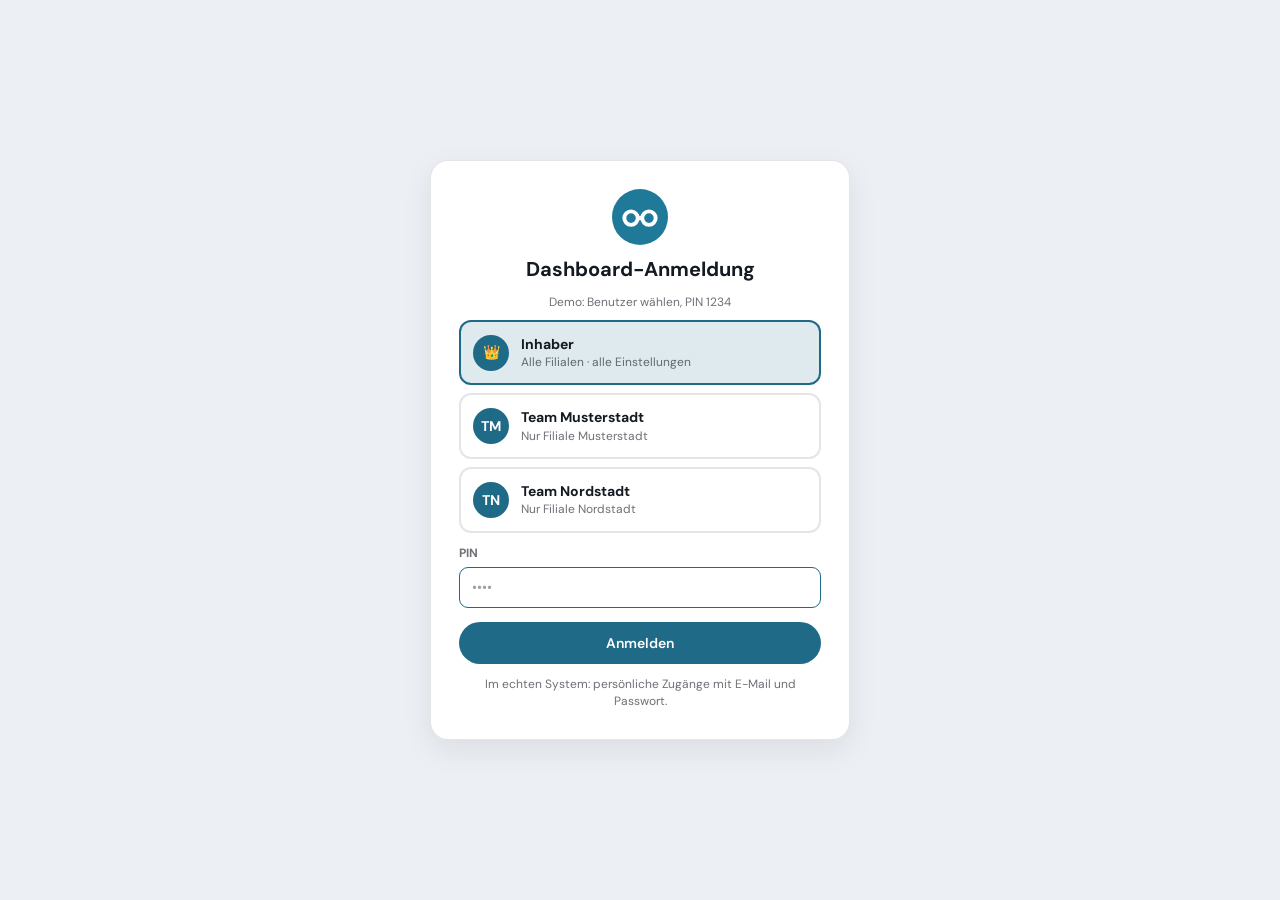
<file: dashboard/index.html>
<!DOCTYPE html>
<html lang="de">
<head>
<meta charset="UTF-8">
<script src="../optiker.js"></script>
<script>/* Runde 4: Hell/Dunkel – Standard Systemeinstellung, nur auf diesem Gerät gespeichert */
(function(){var K='optiapp-theme-dashboard',mq=matchMedia('(prefers-color-scheme: dark)');
function pref(){try{return localStorage.getItem(K)||'system'}catch(e){return 'system'}}
function apply(){var p=pref(),r=p==='system'?(mq.matches?'dark':'light'):p;document.documentElement.setAttribute('data-gt',r);
 var m=document.querySelector('meta[name="theme-color"]');if(m)m.setAttribute('content',r==='dark'?'#12151B':'#ECEFF3');
 document.querySelectorAll('.gt-seg button').forEach(function(b){b.setAttribute('aria-checked',b.dataset.v===p?'true':'false')})}
window.gtGet=pref;window.gtSet=function(v){try{localStorage.setItem(K,v)}catch(e){}apply()};
var I={system:'<svg viewBox="0 0 24 24" fill="none" stroke="currentColor" stroke-width="2" stroke-linecap="round" stroke-linejoin="round"><rect x="3" y="4" width="18" height="12" rx="2"/><path d="M8 20h8M12 16v4"/></svg>',
 light:'<svg viewBox="0 0 24 24" fill="none" stroke="currentColor" stroke-width="2" stroke-linecap="round"><circle cx="12" cy="12" r="4"/><path d="M12 2v2M12 20v2M4.9 4.9l1.4 1.4M17.7 17.7l1.4 1.4M2 12h2M20 12h2M4.9 19.1l1.4-1.4M17.7 6.3l1.4-1.4"/></svg>',
 dark:'<svg viewBox="0 0 24 24" fill="none" stroke="currentColor" stroke-width="2" stroke-linecap="round" stroke-linejoin="round"><path d="M21 12.8A9 9 0 1 1 11.2 3a7 7 0 0 0 9.8 9.8Z"/></svg>'};
var L={system:'Wie System',light:'Hell',dark:'Dunkel'};
function mount(){document.querySelectorAll('.gt-mount:not(.gt-done)').forEach(function(el){el.classList.add('gt-done');
 el.innerHTML='<div class="gt-seg" role="radiogroup" aria-label="Darstellung">'+['system','light','dark'].map(function(v){return '<button type="button" role="radio" data-v="'+v+'" title="'+L[v]+'" aria-label="'+L[v]+'">'+I[v]+'</button>'}).join('')+'</div>';
 el.querySelectorAll('button').forEach(function(b){b.addEventListener('click',function(){gtSet(b.dataset.v)})})});apply()}
mq.addEventListener('change',apply);apply();
if(document.readyState==='loading')document.addEventListener('DOMContentLoaded',mount);else mount();})();
</script>
<meta name="viewport" content="width=device-width, initial-scale=1">
<title>OptiApp</title>
<link href="../fonts/fonts.css" rel="stylesheet">
<style>
:root{
  --bg:#f3f2f0; --surface:#fff; --surface-2:#f8f7f5; --ink:#1c1c1f; --muted:#6e6e74; --line:#e4e2de;
  --brand:#26262b; --accent:#c4161c; --accent-soft:#fbe5e5; --ok:#2f8f6b; --ok-soft:#e1f2ea; --warn:#c9822b; --warn-soft:#fbf0de;
  --info:#3a63b8; --info-soft:#e6edfa; --danger:#c2493d; --radius:14px; --shadow:0 1px 2px rgba(20,20,30,.05),0 6px 18px rgba(20,20,30,.06);
}
@media (prefers-color-scheme: dark){:root{
  --bg:#121214; --surface:#1c1c20; --surface-2:#232328; --ink:#f0f0f2; --muted:#9a9aa2; --line:#2e2e34;
  --brand:#e8e8ec; --accent:#ef4a50; --accent-soft:#3a1c1e; --ok:#5cc79c; --ok-soft:#173329; --warn:#e3a85a; --warn-soft:#352a18;
  --info:#8aa9ec; --info-soft:#1c2740; --shadow:0 1px 2px rgba(0,0,0,.3),0 6px 18px rgba(0,0,0,.25);}}
*{box-sizing:border-box;margin:0;padding:0}
body{font-family:'DM Sans',system-ui,sans-serif;background:var(--bg);color:var(--ink);font-size:14px;line-height:1.45}
button,input,select,textarea{font:inherit;color:inherit}
button{cursor:pointer;border:none;background:none}
.layout{display:grid;grid-template-columns:232px 1fr;min-height:100vh}
aside{background:var(--surface);border-right:1px solid var(--line);padding:18px 14px;display:flex;flex-direction:column;gap:4px;position:sticky;top:0;height:100vh}
.logo{display:flex;align-items:center;gap:9px;padding:0 6px 16px}
.logo{cursor:pointer;border-radius:10px}.logo:hover .wm-top{opacity:.85}.weblink{display:inline-block;margin-top:6px;color:var(--muted);font-size:12.5px;font-weight:600}
.logo img{width:42px;height:42px}
.wordmark{display:flex;flex-direction:column;gap:3px;line-height:1}
.wm-top{background:#1d1d1b;color:#fff;font-family:'Montserrat',sans-serif;font-weight:600;font-size:12px;letter-spacing:.3em;padding:4px 3px 4px 8px;text-align:center}
.wm-sub{color:#c4161c;font-family:'Titillium Web',sans-serif;font-weight:600;font-size:10px;letter-spacing:.07em;white-space:nowrap}
.nav{display:flex;align-items:center;gap:10px;padding:10px 12px;border-radius:10px;font-weight:600;color:var(--muted);text-align:left;width:100%}
.nav svg{width:19px;height:19px;flex-shrink:0}
.nav.on{background:var(--accent-soft);color:var(--accent)}
.nav .cnt{margin-left:auto;background:var(--accent);color:#fff;font-size:11px;border-radius:99px;padding:1px 7px}
.side-foot{margin-top:auto;font-size:12px;color:var(--muted);padding:10px 8px;border-top:1px solid var(--line)}
main{padding:22px 28px 40px;min-width:0}
.top{display:flex;align-items:center;gap:14px;margin-bottom:18px;flex-wrap:wrap}
.top h1{font-family:'DM Serif Display',serif;font-weight:400;font-size:28px;margin-right:auto}
.seg{display:flex;background:var(--surface);border-radius:10px;padding:3px;box-shadow:var(--shadow)}
.seg button{padding:7px 14px;border-radius:8px;font-weight:600;color:var(--muted)}
.seg button.on{background:var(--brand);color:var(--bg)}
.user{display:flex;align-items:center;gap:8px;font-weight:600}
.user .av{width:34px;height:34px;border-radius:50%;background:var(--accent-soft);color:var(--accent);display:grid;place-items:center}
.demo{background:var(--info-soft);color:var(--info);border-radius:10px;padding:9px 14px;margin-bottom:18px;font-size:13px}
.demo a{color:inherit;font-weight:700}
.card{background:var(--surface);border-radius:var(--radius);box-shadow:var(--shadow);padding:16px 18px}
.grid{display:grid;gap:16px}
.kpis{grid-template-columns:repeat(4,1fr)}
.kpi{cursor:pointer}
.kpi b{display:block;font-size:30px;font-family:'DM Serif Display',serif;font-weight:400;line-height:1.1;margin-top:4px}
.kpi span{color:var(--muted);font-size:13px}
.two{grid-template-columns:1fr 1fr}
h2{font-size:12px;text-transform:uppercase;letter-spacing:.08em;color:var(--muted);font-weight:700;margin:0 0 10px}
h3{font-size:15px;font-weight:700}
.muted{color:var(--muted)} .small{font-size:12px}
.row{display:flex;align-items:center;gap:10px}
.grow{flex:1;min-width:0}
.li{display:flex;align-items:center;gap:12px;padding:11px 0;border-bottom:1px solid var(--line)}
.li:last-child{border-bottom:none}
.btn{display:inline-flex;align-items:center;justify-content:center;gap:6px;padding:8px 14px;border-radius:9px;font-weight:600;background:var(--brand);color:var(--bg);white-space:nowrap}
.btn.accent{background:var(--accent);color:#fff}
.btn.ghost{background:var(--surface-2);color:var(--ink)}
.btn.sm{padding:5px 10px;font-size:13px}
.btn:disabled{opacity:.4;cursor:not-allowed}
.badge{display:inline-block;font-size:12px;font-weight:600;padding:2px 9px;border-radius:99px;white-space:nowrap}
.b-ok{background:var(--ok-soft);color:var(--ok)} .b-warn{background:var(--warn-soft);color:var(--warn)} .b-info{background:var(--info-soft);color:var(--info)} .b-acc{background:var(--accent-soft);color:var(--accent)} .b-mute{background:var(--surface-2);color:var(--muted)}
.input,select.input,textarea.input{width:100%;padding:9px 12px;border-radius:9px;border:1px solid var(--line);background:var(--surface-2);outline:none}
.input:focus{border-color:var(--accent)}
label.f{display:block;font-size:12px;font-weight:700;color:var(--muted);margin:12px 0 5px}
table.t{width:100%;border-collapse:collapse}
table.t th{text-align:left;font-size:12px;color:var(--muted);font-weight:700;padding:8px 10px;border-bottom:1px solid var(--line);white-space:nowrap}
table.t td{padding:10px;border-bottom:1px solid var(--line);vertical-align:middle}
table.t tr:last-child td{border-bottom:none}
table.t tr.click{cursor:pointer} table.t tr.click:hover td{background:var(--surface-2)}
.live{display:inline-block;font-size:10px;font-weight:700;letter-spacing:.06em;text-transform:uppercase;background:var(--info-soft);color:var(--info);border-radius:5px;padding:1px 5px;margin-left:6px;vertical-align:middle}
.dot{width:9px;height:9px;border-radius:50%;background:var(--accent);flex-shrink:0}
/* Nachrichten */
.inbox{display:grid;grid-template-columns:300px 1fr;grid-template-rows:minmax(0,1fr);height:calc(100vh - 170px);min-height:480px;padding:0;overflow:hidden}
.conv-list{border-right:1px solid var(--line);overflow-y:auto;min-height:0}
.conv{display:flex;gap:10px;padding:13px 14px;border-bottom:1px solid var(--line);cursor:pointer;text-align:left;width:100%}
.conv:hover{background:var(--surface-2)} .conv.on{background:var(--accent-soft)}
.conv .av,.cav{width:36px;height:36px;border-radius:50%;background:var(--surface-2);display:grid;place-items:center;font-weight:700;flex-shrink:0}
.conv .pv{white-space:nowrap;overflow:hidden;text-overflow:ellipsis;color:var(--muted);font-size:13px}
.thread{display:flex;flex-direction:column;min-width:0;min-height:0;height:100%}
.th-head{padding:12px 16px;border-bottom:1px solid var(--line);display:flex;align-items:center;gap:10px}
.msgs{flex:1 1 0;min-height:0;overflow-y:auto;padding:16px;display:flex;flex-direction:column;gap:8px;background:var(--bg)}
.msg{max-width:72%;padding:9px 12px;border-radius:14px;box-shadow:var(--shadow);word-wrap:break-word}
.msg.me{align-self:flex-start;background:var(--surface)}
.msg.shop{align-self:flex-end;background:var(--accent);color:#fff}
.msg.status{align-self:flex-end;background:var(--surface);border-right:4px solid var(--ok);max-width:72%}
.msg .t{display:block;font-size:11px;opacity:.65;margin-top:3px}
.msg img{display:block;max-width:220px;border-radius:10px;margin-bottom:4px}
.msg{position:relative}
.msg img.zoomable{cursor:zoom-in}
.mdel{position:absolute;top:-10px;left:-10px;width:28px;height:28px;border-radius:50%;border:1px solid var(--line);background:var(--surface);color:var(--ink);font-size:13px;line-height:1;display:grid;place-items:center;opacity:0;transition:opacity .12s;box-shadow:var(--shadow);cursor:pointer}
.msg:hover .mdel,.mdel:focus-visible{opacity:1}
@media (hover:none){.mdel{opacity:.85}}
.lightbox{position:fixed;inset:0;z-index:200;background:rgba(10,12,16,.9);display:none;align-items:center;justify-content:center;padding:32px;cursor:zoom-out}
.lightbox.on{display:flex}
.lightbox img{max-width:100%;max-height:100%;border-radius:10px;object-fit:contain;cursor:default}
.lightbox button{position:absolute;top:18px;right:18px;width:44px;height:44px;border-radius:50%;border:0;background:rgba(255,255,255,.16);color:#fff;font-size:24px;cursor:pointer}
.day-sep{align-self:center;font-size:11px;color:var(--muted);background:var(--surface);padding:2px 9px;border-radius:99px;margin:4px 0}
.composer{border-top:1px solid var(--line);padding:10px 12px;background:var(--surface)}
.tpls{display:flex;gap:6px;flex-wrap:wrap;margin-bottom:8px}
.tpl{padding:5px 10px;border-radius:99px;border:1px solid var(--line);background:var(--surface-2);font-size:12.5px;font-weight:600}
.tpl:hover{border-color:var(--ok);color:var(--ok)}
.composer .row textarea{resize:none;height:42px}
/* Termine */
.days{display:grid;grid-template-columns:repeat(6,1fr);gap:12px}
.day{min-height:200px}
.day.today{outline:2px solid var(--accent)}
.appt{padding:8px 10px;border-radius:9px;background:var(--surface-2);margin-top:8px;border-left:3px solid var(--info);font-size:13px}
.appt.past{opacity:.6;border-left-color:var(--muted)}
/* Kunden */
.cust{display:grid;grid-template-columns:320px 1fr;gap:16px;align-items:start}
.rx{width:100%;border-collapse:collapse;margin-top:6px}
.rx th{font-size:11px;color:var(--muted);text-transform:uppercase;padding:4px;text-align:center}
.rx td{padding:4px;text-align:center}
.rx td:first-child{font-weight:700;text-align:left;width:30px}
.rx input{width:100%;text-align:center;padding:6px;border-radius:7px;border:1px solid var(--line);background:var(--surface-2)}
.stamps{display:flex;gap:6px;margin:8px 0}
.stamp{width:26px;height:26px;border-radius:50%;border:2px dashed var(--line)}
.stamp.on{border:none;background:var(--accent)}
.stars{color:#f0a71f;letter-spacing:1px;white-space:nowrap}
.toast{position:fixed;left:50%;bottom:24px;transform:translate(-50%,20px);background:var(--ink);color:var(--bg);padding:11px 18px;border-radius:12px;font-weight:500;opacity:0;transition:.25s;z-index:30;pointer-events:none}
.toast.on{opacity:1;transform:translate(-50%,0)}
.empty{color:var(--muted);padding:14px 0}
/* Modal */
.modal{position:fixed;inset:0;background:rgba(10,10,15,.45);display:none;align-items:flex-start;justify-content:center;z-index:40;padding:50px 16px;overflow:auto}
.modal.on{display:flex}
.modal .box{background:var(--surface);border-radius:16px;box-shadow:0 20px 60px rgba(0,0,0,.3);width:100%;max-width:620px;padding:20px 22px}
.modal .mh{display:flex;align-items:center;margin-bottom:6px}
.modal .mh h3{flex:1;font-size:18px}
.x{width:34px;height:34px;border-radius:50%;background:var(--surface-2);font-size:18px}
.photos{display:grid;grid-template-columns:repeat(auto-fill,minmax(140px,1fr));gap:8px;margin-top:8px}
.photos img{width:100%;aspect-ratio:1;object-fit:cover;border-radius:10px;cursor:zoom-in}
.kvs{display:grid;grid-template-columns:140px 1fr;gap:8px 14px;margin-top:10px}
.kvs span{color:var(--muted)}
/* Login */
.login{position:fixed;inset:0;background:var(--bg);display:none;align-items:center;justify-content:center;z-index:60;padding:16px}
.login.on{display:flex}
.login .box{background:var(--surface);border-radius:18px;box-shadow:var(--shadow);padding:28px;width:100%;max-width:420px}
.who-opt{display:flex;gap:12px;align-items:center;width:100%;text-align:left;padding:12px;border-radius:12px;border:2px solid var(--line);margin-top:8px}
.who-opt.on{border-color:var(--accent);background:var(--accent-soft)}
.sideuser{display:flex;align-items:center;gap:8px;margin-top:8px}
/* Einstellungen */
.tabs{display:flex;gap:6px;margin-bottom:14px;flex-wrap:wrap}
.tabs button{padding:8px 14px;border-radius:9px;font-weight:600;background:var(--surface);box-shadow:var(--shadow);color:var(--muted)}
.tabs button.on{background:var(--brand);color:var(--bg)}
.hrs{display:grid;grid-template-columns:110px 1fr;gap:8px 12px;align-items:center}
.tplrow{display:grid;grid-template-columns:54px 1fr 1.3fr 2fr 34px;gap:8px;align-items:center;margin-top:8px}
.tplrow input{padding:7px 9px}
/* Charts */
.chart{position:relative}
.chart svg{display:block;width:100%;height:auto;overflow:visible}
.chart .tip{position:absolute;pointer-events:none;background:var(--ink);color:var(--bg);padding:6px 9px;border-radius:8px;font-size:12px;white-space:nowrap;transform:translate(-50%,-115%);opacity:0;transition:opacity .1s}
.chart .tip.on{opacity:1}
.qr{display:grid;place-items:center;background:#fff;border-radius:12px;padding:12px;width:max-content;margin:10px auto}
.qr svg{width:200px;height:200px}
@media (max-width:1100px){.kpis{grid-template-columns:repeat(2,1fr)}.days{grid-template-columns:repeat(3,1fr)}.two,.cust{grid-template-columns:1fr}}
@media (max-width:760px){.layout{grid-template-columns:1fr}aside{position:static;height:auto;flex-direction:row;flex-wrap:wrap}.side-foot,.logo{display:none}.nav{width:auto}main{padding:16px}.inbox{grid-template-columns:1fr;height:auto}.days{grid-template-columns:1fr 1fr}}
.aud{margin-top:16px;padding:12px 14px;border:1.5px solid var(--line);border-radius:12px;background:var(--surface-2)}
.audn{margin-top:12px;font-size:14px}.audn b{font-size:18px;color:var(--accent)}.audn.zero b{color:var(--danger)}
.sup-wrap{padding:0;overflow:hidden;height:calc(100vh - 210px);min-height:440px;display:flex}.sup-wrap .thread{flex:1}
.sup-av{background:#F0643C!important;color:#fff;font-size:18px}.sup-from{display:block;font-size:12px;color:#C2410C;margin-bottom:2px}
</style>
<style id="glass">
/* ===== Glass-Test (Optiker-Dashboard) ===== */
:root:root:root{
  --bg:#141922; --surface:rgba(255,255,255,.09); --surface-2:rgba(255,255,255,.07); --ink:#F5F6F8; --muted:rgba(236,239,245,.64); --line:rgba(255,255,255,.14);
  --brand:#FFFFFF; --accent:#EF4A50; --accent-soft:rgba(239,74,80,.20); --ok:#5FE3AA; --ok-soft:rgba(95,227,170,.16); --warn:#FFC069; --warn-soft:rgba(255,192,105,.16);
  --info:#8EB8FF; --info-soft:rgba(110,160,255,.18); --danger:#FF7A6E; --radius:20px;
  --shadow:0 10px 30px rgba(0,0,0,.20),inset 0 1px 0 rgba(255,255,255,.10);
  --glass:blur(22px) saturate(150%); color-scheme:dark;
}
html{background:#141922 url(../bg.jpg) center/cover fixed}
body{background:transparent!important}
body::before{content:"";position:fixed;inset:0;background:linear-gradient(180deg,rgba(10,13,20,.25),rgba(10,13,20,.45));pointer-events:none;z-index:-1}
.top h1,.kpi b{font-family:'DM Sans',system-ui,sans-serif!important;font-weight:700;letter-spacing:-.02em}
.layout{grid-template-columns:256px 1fr}
aside{margin:14px 0 14px 14px;height:calc(100vh - 28px)!important;top:14px!important;border-radius:26px;border:1px solid rgba(255,255,255,.16)!important;
  background:rgba(18,22,30,.38)!important;-webkit-backdrop-filter:var(--glass);backdrop-filter:var(--glass);box-shadow:0 20px 50px rgba(0,0,0,.30)}
.nav{border-radius:999px}
.nav.on{background:rgba(255,255,255,.16);color:#fff;box-shadow:inset 0 1px 0 rgba(255,255,255,.18)}
.side-foot{border-top-color:var(--line)}
main{padding-top:24px}
.card,.seg,.demo,.msg.me,.msg.status,.day-sep,.user .av,.tpl,.appt,.modal .card,.inbox{
  -webkit-backdrop-filter:var(--glass);backdrop-filter:var(--glass);border:1px solid var(--line)}
.card{transition:transform .2s ease,background .2s ease}
.kpi:hover{transform:translateY(-5px);background:rgba(255,255,255,.13)}
.seg{border-radius:999px}.seg button{border-radius:999px}.seg button.on{background:#fff;color:#141922}
.btn{border-radius:999px}
.btn:not(.ghost):not(.accent){background:#fff;color:#141922}
.btn.accent{background:var(--accent)}
.btn.ghost{background:rgba(255,255,255,.10);border:1px solid var(--line)}
.input,select.input,textarea.input{background:rgba(255,255,255,.07);border:1px solid var(--line);color:var(--ink)}
.input::placeholder,textarea::placeholder{color:rgba(236,239,245,.45)}
option{background:#1b2029;color:#fff}
table.t tr.click:hover td{background:rgba(255,255,255,.06)}
.msgs{background:rgba(0,0,0,.10)!important}
.msg.shop{background:var(--accent)}
.composer{background:rgba(18,22,30,.35)}
.conv.on{background:rgba(255,255,255,.12)}
.conv:hover{background:rgba(255,255,255,.07)}
.modal{background:rgba(5,8,12,.30)!important;-webkit-backdrop-filter:blur(12px);backdrop-filter:blur(12px)}
.modal .card{background:rgba(26,30,40,.75)!important}
.login{background:transparent!important}
.login .card{background:rgba(26,30,40,.55)!important;border:1px solid rgba(255,255,255,.2)}
.toast{background:rgba(255,255,255,.94)!important;color:#141922!important}
.wm-top{background:rgba(0,0,0,.55)!important;box-shadow:0 0 0 1px rgba(255,255,255,.2)}
.wm-sub{color:#FF8A7E!important}
::-webkit-scrollbar{width:8px;height:8px}::-webkit-scrollbar-thumb{background:rgba(255,255,255,.2);border-radius:9px}
.login{background:rgba(10,13,20,.35)!important;-webkit-backdrop-filter:blur(16px);backdrop-filter:blur(16px)}


/* --- Runde 2: Diagramme in der Optiker-Farbe --- */
.chart svg path[fill="var(--accent)"]{fill:rgba(255,255,255,.18);stroke:rgba(255,255,255,.28);stroke-width:1}
.chart svg path[fill="var(--accent)"]:last-of-type{fill:var(--accent);stroke:none;filter:drop-shadow(0 0 10px var(--accent))}
.chart svg polyline{filter:drop-shadow(0 0 6px var(--accent))}
.conv .av,.cav,.user .av{background:var(--accent)!important;color:#fff!important}
.conv.on{background:rgba(255,255,255,.12)!important}
.lightbox{-webkit-backdrop-filter:blur(12px);backdrop-filter:blur(12px);background:rgba(5,8,12,.6)!important}


/* --- Runde 4: Hell/Dunkel, ruhiger Hintergrund, Anmeldung blickdicht --- */
.login,.login.on{background:#12151B!important;-webkit-backdrop-filter:none!important;backdrop-filter:none!important}
.login .box,.login .card{background:rgba(255,255,255,.06)!important;border:1px solid var(--line)}
html[data-gt="light"] .login{background:#ECEFF3!important}
html[data-gt="light"] .login .box,html[data-gt="light"] .login .card{background:#fff!important}
.gt-row{display:flex;align-items:center;justify-content:space-between;gap:8px;margin-top:12px}
html[data-gt="light"]:root:root:root{--bg:#ECEFF3; --ink:#141922; --muted:rgba(20,25,34,.62); --line:rgba(20,25,34,.11); --surface:rgba(255,255,255,.62); --surface-2:rgba(255,255,255,.5);
--ok:#1E9566; --ok-soft:rgba(30,149,102,.13); --warn:#B7700F; --warn-soft:rgba(220,150,40,.16); --danger:#D23F3F; color-scheme:light; --brand:#141922;
  --info:#2F6BD0; --info-soft:rgba(47,107,208,.12); --shadow:0 10px 30px rgba(20,25,34,.08),inset 0 1px 0 rgba(255,255,255,.9)}
html[data-gt="light"] aside{background:rgba(255,255,255,.5)!important;border-color:rgba(255,255,255,.9)!important;box-shadow:0 20px 50px rgba(20,25,34,.10)}
html[data-gt="light"] .nav.on{background:rgba(255,255,255,.9);color:#141922;box-shadow:0 2px 8px rgba(20,25,34,.08),inset 0 1px 0 #fff}
html[data-gt="light"] .kpi:hover{background:rgba(255,255,255,.85)}
html[data-gt="light"] .seg button.on{background:#141922;color:#fff}
html[data-gt="light"] .btn:not(.ghost):not(.accent){background:#141922;color:#fff}
html[data-gt="light"] .btn.ghost{background:rgba(255,255,255,.65)}
html[data-gt="light"] .input,html[data-gt="light"] select.input,html[data-gt="light"] textarea.input{background:rgba(255,255,255,.75)}
html[data-gt="light"] .input::placeholder,html[data-gt="light"] textarea::placeholder{color:rgba(20,25,34,.42)}
html[data-gt="light"] option{background:#fff;color:#141922}
html[data-gt="light"] table.t tr.click:hover td{background:rgba(20,25,34,.04)}
html[data-gt="light"] .msgs{background:rgba(20,25,34,.03)!important}
html[data-gt="light"] .composer{background:rgba(255,255,255,.55)}
html[data-gt="light"] .conv.on{background:rgba(255,255,255,.85)!important}
html[data-gt="light"] .conv:hover{background:rgba(255,255,255,.55)}
html[data-gt="light"] .modal{background:rgba(20,25,34,.18)!important}
html[data-gt="light"] .modal .card{background:rgba(255,255,255,.88)!important}
html[data-gt="light"] .toast{background:rgba(20,25,34,.92)!important;color:#fff!important}
html[data-gt="light"] .wm-sub{color:#C4161C!important}
html[data-gt="light"] .chart svg path[fill="var(--accent)"]{fill:rgba(20,25,34,.10);stroke:rgba(20,25,34,.14)}
html[data-gt="light"] .chart svg path[fill="var(--accent)"]:last-of-type{fill:var(--accent);stroke:none}
/* Hintergrund: ruhig, Farben nur noch ganz schwach */
html{background:radial-gradient(70% 60% at 90% -5%,rgba(240,110,70,.07),transparent 70%),radial-gradient(60% 60% at 0% 35%,rgba(90,120,190,.06),transparent 70%),#12151B!important;background-attachment:fixed!important}
html[data-gt="light"]{background:radial-gradient(70% 60% at 90% -5%,rgba(240,110,70,.06),transparent 70%),radial-gradient(60% 60% at 0% 35%,rgba(90,120,190,.06),transparent 70%),#ECEFF3!important;background-attachment:fixed!important}
body::before{display:none!important}
html[data-gt="light"] ::-webkit-scrollbar-thumb{background:rgba(20,25,34,.2)}
/* Umschalter Hell/Dunkel */
.gt-seg{display:inline-flex;gap:2px;padding:3px;border-radius:999px;background:rgba(255,255,255,.08);border:1px solid var(--line);vertical-align:middle}
.gt-seg button{all:unset;box-sizing:border-box;width:32px;height:26px;border-radius:999px;display:grid;place-items:center;color:var(--muted);cursor:pointer;transition:background .2s,color .2s}
.gt-seg button svg{width:15px;height:15px}
.gt-seg button:hover{color:var(--ink)}
.gt-seg button:focus-visible{outline:2px solid var(--ink);outline-offset:1px}
.gt-seg button[aria-checked="true"]{background:rgba(255,255,255,.92);color:#141922;box-shadow:0 2px 6px rgba(0,0,0,.2)}
html[data-gt="light"] .gt-seg{background:rgba(20,25,34,.05)}
html[data-gt="light"] .gt-seg button[aria-checked="true"]{background:#141922;color:#fff}
html[data-gt="light"] select:not([multiple]){background-image:url("data:image/svg+xml,%3Csvg xmlns='http://www.w3.org/2000/svg' width='12' height='8' viewBox='0 0 12 8'%3E%3Cpath d='M1 1.5l5 5 5-5' fill='none' stroke='%23141922' stroke-opacity='.7' stroke-width='1.8' stroke-linecap='round' stroke-linejoin='round'/%3E%3C/svg%3E")!important;box-shadow:inset 0 1px 0 rgba(255,255,255,.9)}
html[data-gt="light"] select:not([multiple]):hover{background-color:rgba(255,255,255,.92)!important}
html[data-gt="light"] select:not([multiple]):focus-visible,html[data-gt="light"] select.gs-open{border-color:rgba(20,25,34,.3)!important;box-shadow:0 0 0 3px rgba(20,25,34,.08)!important}
html[data-gt="light"] .gs-pop{background:rgba(255,255,255,.8);border-color:rgba(255,255,255,.95);color:#141922;box-shadow:inset 0 1px 0 #fff,0 20px 50px rgba(20,25,34,.18)}
html[data-gt="light"] .gs-opt:hover,html[data-gt="light"] .gs-opt.hl{background:rgba(20,25,34,.06)}
html[data-gt="light"] .gs-opt.on::before{border-color:var(--gs-acc,#141922)}

/* --- Runde 5: Darstellung oben rechts, Fenster blickdicht --- */
.top .gt-mount{display:flex;align-items:center}
.top .gt-seg{padding:4px}.top .gt-seg button{height:30px;width:34px}
.modal .box{background:rgba(26,30,40,.97)!important}
html[data-gt="light"] .modal .box{background:rgba(255,255,255,.97)!important}
.modal{background:rgba(5,8,12,.5)!important;-webkit-backdrop-filter:blur(14px)!important;backdrop-filter:blur(14px)!important}
html[data-gt="light"] .modal{background:rgba(20,25,34,.3)!important}
.docg{margin-top:14px;padding-top:10px;border-top:1px solid var(--line)}.docg:first-of-type{border-top:0}
.docrow{display:flex;align-items:center;gap:10px;padding:8px 0;flex-wrap:wrap}.docrow .grow{min-width:180px}.docic{width:34px;height:34px;border-radius:10px;background:var(--surface-2);display:grid;place-items:center;font-size:17px;flex:none}
.docup{cursor:pointer}
.cgrid{display:grid;grid-template-columns:repeat(3,minmax(0,1fr));gap:8px 14px;margin-top:12px}.cgrid b{display:block;font-weight:600;word-break:break-word}.cgrid b.cdiff{color:var(--danger)}
.cchg{margin-top:10px;font-size:13.5px;padding:8px 10px;border-radius:10px;background:var(--info-soft,#e6edfa)}
.kvpwarn{margin-top:10px;padding:10px 12px;border-radius:12px;border:1.5px solid var(--danger);background:color-mix(in srgb,var(--danger) 8%,transparent)}
.kvpt{width:100%;border-collapse:collapse;font-size:13.5px}.kvpt th{text-align:left;font-weight:600;color:var(--muted);font-size:12px;padding:4px 6px}.kvpt td{padding:6px;border-top:1px solid var(--line);vertical-align:middle}
.kflag{color:var(--danger);font-weight:700;margin-right:6px}.kvphome{margin-bottom:16px;border:1.5px solid var(--danger)}
@media (max-width:700px){.cgrid{grid-template-columns:1fr}}
</style>
</head>
<body>
<div class="layout">
  <header class="mbar"><button class="mbar-btn" id="mbarBtn" aria-label="Menü öffnen" aria-expanded="false" onclick="navToggle()"><svg viewBox="0 0 24 24" fill="none" stroke="currentColor" stroke-width="2.2" stroke-linecap="round"><path d="M4 7h16M4 12h16M4 17h16"/></svg></button><img class="mbar-logo" id="mbarLogo" alt=""><span class="mbar-title" id="mbarTitle">Übersicht</span></header>
  <div class="mscrim" onclick="navToggle(false)"></div>
  <aside>
    <div class="logo" role="link" tabindex="0" title="Zur Übersicht" onclick="go('home')" onkeydown="if(event.key==='Enter')go('home')"><img src="[data-uri]" alt="Logo"><div class="wordmark"><span class="wm-top"></span><span class="wm-sub"></span></div></div>
    <div id="navList"></div>
    <div class="side-foot"><div class="sideuser"><span class="av" id="sideAv" style="width:30px;height:30px;border-radius:50%;background:var(--accent-soft);color:var(--accent);display:grid;place-items:center;font-weight:700">T</span><div class="grow"><b id="sideName">–</b><div id="sideRole" class="small"></div></div></div>
      <button class="btn ghost sm" style="margin-top:10px;width:100%" onclick="logout()">Abmelden</button>
      <div style="margin-top:10px">Dashboard-Prototyp v1.11<br>Alle Kundendaten sind Beispieldaten.<br><a class="weblink" href="../website/" target="_blank" rel="noopener">OptiApp-Website ↗</a></div></div>
  </aside>
  <main>
    <div class="top">
      <h1 id="pageTitle">Übersicht</h1>
      <div class="seg" id="storeSeg"></div>
      <span class="gt-mount" title="Darstellung"></span>
      <div class="user" id="userBox"></div>
    </div>
    <div class="demo">🔗 <b>Demo-Verbindung:</b> Der Kunde <b>Lukas Mayr</b> <span class="live">Live</span> ist mit der Kunden-App verbunden. Öffnen Sie die <a href="../" id="appLink" target="_blank">Kunden-App</a> im selben Browser in einem zweiten Tab – Nachrichten und Statusmeldungen kommen dort sofort an.</div>
    <div id="view"></div>
  </main>
</div>
<div class="toast" id="toast"></div>
<div class="modal" id="modal" onclick="if(event.target===this)closeModal()"><div class="box" id="modalBox"></div></div>
<div class="login" id="login"><div class="box" id="loginBox"></div></div>
<script src="qrcode.min.js"></script>

<script>
/* ======== Gemeinsame Daten aus der Kunden-App (automatisch übernommen) ======== */
/* ===================== Filialen: aus dem Optiker-Profil (../optiker.js) ===================== */
// hours: je Wochentag (0=Mo … 6=So) Liste von [von, bis, nurMitTermin]
const STORES=JSON.parse(JSON.stringify(OPTIKER.stores));
const DAYN=['Montag','Dienstag','Mittwoch','Donnerstag','Freitag','Samstag','Sonntag'];
const curStore=()=>STORES[S.store]||STORES.perg;

/* ===================== Beispieldaten ===================== */
/* 27.11.2026: Kalenderdatum JJJJ-MM-TT in Ortszeit (toISOString rechnet in UTC – zwischen 0 und 1 Uhr war das Datum sonst einen Tag zu früh) */
Date.prototype.isoDay=function(){return this.getFullYear()+'-'+String(this.getMonth()+1).padStart(2,'0')+'-'+String(this.getDate()).padStart(2,'0')};
function addDays(n){const d=new Date();d.setDate(d.getDate()+n);return d.isoDay()}
function workday(n){const d=new Date();d.setDate(d.getDate()+n);while(d.getDay()===0||d.getDay()===6)d.setDate(d.getDate()+1);return d.isoDay()}
function hoursAgo(h){return new Date(Date.now()-h*36e5).toISOString()}
const today=()=>new Date().isoDay();
// Gesetzliche Feiertage Österreich (nächste Monate) – im Dashboard änderbar
const HOLIDAYS=[{date:'2026-10-26',label:'Nationalfeiertag'},{date:'2026-11-01',label:'Allerheiligen'},{date:'2026-12-25',label:'Christtag'},{date:'2026-12-26',label:'Stefanitag'},{date:'2027-01-01',label:'Neujahr'},{date:'2027-01-06',label:'Heilige Drei Könige'}];
const DEFAULT = {
  profile:{kdnr:'104772',birth:'1985-09-23',first:'Lukas',last:'Mayr',mail:'lukas.mayr@example.at',phone:'+43 660 123 4567',addr:'Musterweg 3, '+STORES.perg.zip},
  store:null,
  notif:{chat:true,checkup:true,reminder:true,appt:true,review:true,offers:false},
  ui:{theme:'system',fs:1,hc:false},
  storeCfg:{perg:{closed:HOLIDAYS.slice()},dimbach:{closed:HOLIDAYS.slice()}},
  brand:null,
  glasses:[
    {id:'g1',date:'2026-03-14',
     R:{sph:'-1,75',cyl:'-0,50',ax:'175',add:'+1,50'},L:{sph:'-2,00',cyl:'-0,25',ax:'10',add:'+1,50'},pd:'31,5 / 32,0',
     kasko:true,
     purchase:{nr:'R-2026-0314',items:[['Korrektionsfassung',189],['Gleitsichtgläser, entspiegelt (Paar)',598],['Vollkasko 1 Jahr',39]]}},
    {id:'g2',date:'2025-05-22',
     R:{sph:'-1,75',cyl:'-0,50',ax:'175',add:'–'},L:{sph:'-2,00',cyl:'-0,25',ax:'10',add:'–'},pd:'31,5 / 32,0',
     kasko:true,
     purchase:{nr:'R-2025-0522',items:[['Sonnenbrillenfassung',149],['Einstärkengläser, polarisiert (Paar)',238],['Vollkasko 1 Jahr',25]]}}
  ],
  // kind: 'sphärisch' | 'torisch' | 'multifokal' – Produktname wird bewusst nicht angezeigt
  lenses:{kind:'sphärisch',wear:'Tageslinse',daysPerLens:1,boxSize:90,date:'2026-02-03',
    R:{bc:'8,5',dia:'14,3',sph:'-2,00',cyl:'–',ax:'–',add:'–'},L:{bc:'8,5',dia:'14,3',sph:'-2,25',cyl:'–',ax:'–',add:'–'},
    price:64.90,stock:{R:23,L:23,updated:addDays(0)}},
  who:'me',
  family:[{id:'k1',first:'Lena',last:'Mayr',relation:'Tochter',birth:'2017',lenses:null,
    glasses:[{id:'k1g1',date:'2026-07-08',note:'Myopie-Management-Gläser',
      R:{sph:'-1,25',cyl:'–',ax:'–',add:'–'},L:{sph:'-1,50',cyl:'-0,25',ax:'170',add:'–'},pd:'28,0 / 28,5',
      kasko:true,
      purchase:{nr:'R-2026-0708',items:[['Kinderfassung',89],['Myopie-Management-Gläser (Paar)',420],['Vollkasko 1 Jahr',29]]}}]}],
  loyalty:{points:3,goal:5,reward:'Pflegemittel-Set gratis',vouchers:[]},
  appts:[{id:'a0',type:'Augenkontrolle',date:addDays(-1),time:'15:00',store:'perg',rated:false},
         {id:'a1',type:'Kontaktlinsen-Kontrolle',date:workday(9),time:'10:30',store:'perg'}],
  tickets:[{id:'t2',kind:'Brillenauftrag',title:'Neue Gläser eingeschliffen',status:'Abgeschlossen',date:addDays(0)},
           {id:'t1',kind:'Reparatur',title:'Nasenpad an Brille ersetzt',status:'Abgeschlossen',date:'2026-08-30'}],
  chat:[
    {id:'m1',from:'shop',store:'perg',text:'Willkommen bei '+OPTIKER.name+'! Hier können Sie uns jederzeit schreiben – wir antworten während unserer Öffnungszeiten.',ts:'2026-08-20T09:15:00',read:true},
    {id:'m2',from:'status',store:'perg',icon:'🔧',title:'Reparatur abgeschlossen',text:'Das Nasenpad Ihrer Brille wurde ersetzt.',ts:'2026-08-30T16:40:00',read:true},
    {id:'m3',from:'status',store:'perg',icon:'✅',title:'Ihre Brille ist bereit zur Abholung',text:'Ihre neuen Gläser sind eingeschliffen. Sie können die Brille ab sofort in der Filiale '+STORES.perg.name+' abholen.',ts:hoursAgo(2),read:false,action:['Öffnungszeiten',"go('store')"]}
  ],
  reviews:[], appReview:null, newsRead:[]
};
// Beispiel-News (werden später von der Filiale gepflegt)
const NEWS=[
  {id:'n1',date:'2026-10-13',store:'all',tag:'Augenkontrolle',title:'Zeit für den Herbst-Check',text:'Gerade in der dunklen Jahreszeit merkt man Sehschwächen schneller. Wir prüfen Sehstärke, Augenmuskeln und auf Wunsch den Augendruck.',cta:['Termin buchen',"openSheet('book')"]},
  {id:'n2',date:'2026-10-06',store:'perg',tag:'Neu im Sortiment',title:'Neue Fassungen eingetroffen',text:'Die neuen Modelle von Etnia Barcelona und ProDesign Denmark sind ab sofort in '+STORES.perg.name+' zum Anprobieren da.'},
  {id:'n3',date:'2026-09-29',store:'dimbach',tag:'Info',title:'Abendtermine in '+STORES.dimbach.name,text:'Montag sowie Mittwoch bis Freitag sind wir von 17 bis 18 Uhr nach Terminvereinbarung für Sie da.',cta:['Termin buchen',"openSheet('book')"]},
  {id:'n4',date:'2026-09-15',store:'all',tag:'Tipp',title:'Kontaktlinsen richtig pflegen',text:'Hände waschen, nur frisches Pflegemittel verwenden und den Behälter regelmäßig tauschen – so bleiben Ihre Augen gesund.'},
  {id:'n5',date:'2026-09-01',store:'all',tag:'Kinder',title:'Myopie-Management',text:'Kurzsichtigkeit bei Kindern lässt sich bremsen. Wir beraten Sie gerne zu speziellen Brillengläsern und Linsen.'}
];
const LENS_KIND={'sphärisch':'Sphärische Kontaktlinsen','torisch':'Torische Kontaktlinsen','multifokal':'Multifokale Kontaktlinsen'};
const LENS_HINT={'sphärisch':'Korrigieren Kurz- oder Weitsichtigkeit','torisch':'Zusätzlich mit Hornhautverkrümmungs-Korrektur','multifokal':'Für Nähe und Ferne (Alterssichtigkeit)'};

// Vollkasko: Bedingungen legt der Inhaber im Dashboard fest (Standard: 1 Jahr, nur Gläser, 30 % Selbstbehalt)
const KASKO_DEFAULT={months:12,pct:30,cover:'glass'};
const kaskoCfg=()=>Object.assign({},KASKO_DEFAULT,(typeof S!=='undefined'&&S&&S.kaskoCfg)||{});
const eurK=v=>v.toLocaleString('de-AT',{style:'currency',currency:'EUR'});
const glassPrice=g=>{const it=((g.purchase||{}).items||[]).find(x=>/gläser|glas/i.test(x[0])&&!/kasko/i.test(x[0]));return it?it[1]:null};
function kaskoInfo(g){
  if(!g||!g.kasko) return null; const c=kaskoCfg(), d=new Date(g.date+'T12:00'); d.setMonth(d.getMonth()+(+c.months));
  const until=d.isoDay(), gp=glassPrice(g), t=new Date().isoDay();
  return {until,active:until>=t,months:+c.months,pct:+c.pct,glassOnly:c.cover!=='all',cover:c.cover==='all'?'Brillengläser und Fassung':'Nur Brillengläser',
    ded:c.pct+' % vom Glaspreis'+(gp!=null?' ('+eurK(gp*c.pct/100)+')':'')};
}
const kaskoLabel=m=>m%12===0?(m/12)+(m===12?' Jahr':' Jahre'):m+' Monate';
// Auftragsstatus: nur noch Offen / In Bearbeitung / Abgeschlossen
const normStatus=s=>({'Eingegangen':'Offen','In Prüfung':'Offen','Wird bereitgelegt':'Offen','Versand vorbereitet':'Offen','In Arbeit':'In Bearbeitung','Abholbereit':'Abgeschlossen','Versendet':'Abgeschlossen'})[s]||s;


/* ======== Speicher ======== */
const KEY=OPTIKER.key('app'), DKEY=OPTIKER.key('dash');
/* Link zur Kunden-App desselben Optikers (Hauptadresse oder Unterseite falkner/) */
try{document.getElementById('appLink').href=new URL('../'+OPTIKER.appDir,document.baseURI).href}catch(e){}

let S;
function loadS(){let x=null;try{x=JSON.parse(localStorage.getItem(KEY))}catch(e){}
  if(!x){x=JSON.parse(JSON.stringify(DEFAULT));x.store='perg';try{localStorage.setItem(KEY,JSON.stringify(x))}catch(e){}}
  x.chat=x.chat||[];x.tickets=x.tickets||[];x.appts=x.appts||[];x.reviews=x.reviews||[];x.extraNews=x.extraNews||[];x.family=x.family||[];x.storeCfg=x.storeCfg||{};x.tickets.forEach(t=>t.status=normStatus(t.status));return x}
function saveS(){try{localStorage.setItem(KEY,JSON.stringify(S))}catch(e){S=loadS()}}
S=loadS();
const STORES_BASE=JSON.parse(JSON.stringify(STORES));
S.tickets.forEach(t=>t.status=normStatus(t.status));
function applyStoreCfg(){Object.keys(STORES).forEach(id=>{Object.assign(STORES[id],JSON.parse(JSON.stringify(STORES_BASE[id])),(S.storeCfg||{})[id]||{})})}
const hexA=(h,a)=>{h=h.replace('#','');if(h.length===3)h=h.split('').map(c=>c+c).join('');const n=parseInt(h,16);return `rgba(${n>>16&255},${n>>8&255},${n&255},${a})`};
let LOGO_DEFAULT=null;
function applyBrand(){const b=S.brand||{},r=document.documentElement,im=document.querySelector('.logo img');
  if(!LOGO_DEFAULT)LOGO_DEFAULT=im.src; im.src=b.logo||OPTIKER.logo||LOGO_DEFAULT;
  const acc=b.accent||OPTIKER.accent;
  if(acc){r.style.setProperty('--accent',acc);r.style.setProperty('--accent-soft',hexA(acc,.14))}else{r.style.removeProperty('--accent');r.style.removeProperty('--accent-soft')}
  r.classList.toggle('brand-sub',!!acc); // Untertitel unter dem Logo in der Markenfarbe
  document.querySelector('.wm-top').textContent=b.name1||OPTIKER.wmTop;document.querySelector('.wm-sub').textContent=b.name2||OPTIKER.wmSub}

const ts=(dayOff,h,m)=>{const d=new Date();d.setDate(d.getDate()+dayOff);d.setHours(h,m||0,0,0);return d.toISOString()};
const DDEFAULT={customers:[
  {id:'c2',birth:'1964-07-19',since:'2009-05-20',name:'Sophie Lindner',store:'perg',phone:'+43 664 123 9876',mail:'sophie.lindner@example.at',
   chat:[{id:'d1',from:'me',text:'Hallo, kann ich meine Brille morgen Vormittag abholen?',ts:ts(0,8,42)}],
   tickets:[{id:'dt1',kind:'Brillenauftrag',title:'Gleitsichtbrille neu',status:'In Arbeit',date:addDays(-3)}],
   appts:[{id:'da1',type:'Brillenglasberatung',date:workday(0),time:'14:30',store:'perg'}],
   glasses:[{id:'g1',date:'2026-09-02',R:{sph:'+1,25',cyl:'-0,75',ax:'90',add:'+2,00'},L:{sph:'+1,00',cyl:'-0,50',ax:'85',add:'+2,00'},pd:'32,0 / 32,0',kasko:{until:'2028-09-02',deductible:'€ 30'}}],
   lenses:null,loyalty:{points:0,goal:5,vouchers:[]},reviews:[{store:'perg',stars:5,text:'Sehr kompetente Beratung, gerne wieder!',date:addDays(-12)}]},
  {id:'c3',birth:'1994-11-23',since:'2021-02-11',name:'Thomas Huber',store:'dimbach',phone:'+43 680 555 1020',mail:'t.huber@example.at',
   chat:[{id:'d2',from:'shop',store:'dimbach',text:'Ihre Kontaktlinsen sind eingetroffen.',ts:ts(-2,10,5),staffRead:true},{id:'d3',from:'me',text:'Super, danke! Ich komme am Freitag.',ts:ts(-2,10,30),staffRead:true}],
   tickets:[{id:'dt2',kind:'Bestellung',title:'4× Kontaktlinsen (Torische)',status:'Abholbereit',date:addDays(-2)}],
   appts:[{id:'da2',type:'Kontaktlinsen-Kontrolle',date:workday(2),time:'08:00',store:'dimbach'}],
   glasses:[],lenses:{kind:'torisch',wear:'Monatslinse',R:{sph:'-3,25',cyl:'-1,25',ax:'180'},L:{sph:'-3,00',cyl:'-1,00',ax:'175'}},
   loyalty:{points:4,goal:5,vouchers:[]},reviews:[{store:'dimbach',stars:4,text:'Freundlich, nur kurze Wartezeit.',date:addDays(-20)}]},
  {id:'c4',birth:'2003-07-30',since:'2024-08-02',name:'Anna Leitner',store:'perg',phone:'+43 676 908 7711',mail:'anna.leitner@example.at',
   chat:[{id:'d4',from:'me',text:'Mein Bügel ist abgebrochen 😕 Kann ich spontan vorbeikommen?',ts:ts(0,9,58)}],
   tickets:[{id:'dt3',kind:'Schadensmeldung',title:'Bügel lose/gebrochen – Brille vom 11.04.2025',status:'In Prüfung',date:addDays(0)}],
   appts:[],glasses:[{id:'g1',date:'2025-04-11',R:{sph:'-0,75',cyl:'–',ax:'–',add:'–'},L:{sph:'-1,00',cyl:'–',ax:'–',add:'–'},pd:'30,5 / 31,0',kasko:{until:'2027-04-11',deductible:'€ 30'}}],
   lenses:null,loyalty:{points:0,goal:5,vouchers:[]},reviews:[]},
  {id:'c5',birth:'1976-01-17',since:'2015-10-06',name:'Stefan Gruber',store:'dimbach',phone:'+43 650 300 4422',mail:'s.gruber@example.at',
   chat:[],tickets:[{id:'dt4',kind:'Reparatur',title:'Schraube ersetzt',status:'Abgeschlossen',date:addDays(-9)}],
   appts:[{id:'da3',type:'Augenkontrolle',date:workday(1),time:'09:30',store:'dimbach'}],
   glasses:[{id:'g1',date:'2024-11-20',R:{sph:'-2,50',cyl:'-0,25',ax:'5',add:'–'},L:{sph:'-2,25',cyl:'–',ax:'–',add:'–'},pd:'31,0 / 31,5'}],
   lenses:null,loyalty:{points:0,goal:5,vouchers:[]},reviews:[{store:'dimbach',stars:2,text:'Termin hat sich leider stark verzögert.',date:addDays(-5)}]}
]};
let D;
try{D=JSON.parse(localStorage.getItem(DKEY))}catch(e){}
if(!D)D=JSON.parse(JSON.stringify(DDEFAULT));
function saveD(){try{localStorage.setItem(DKEY,JSON.stringify(D))}catch(e){try{D=JSON.parse(localStorage.getItem(DKEY))||D}catch(x){}}}
const DEMO_BIRTH={'c2':['1964-07-19','2009-05-20'],'c3':['1994-11-23','2021-02-11'],'c4':['2003-07-30','2024-08-02'],'c5':['1976-01-17','2015-10-06']};
const DEMO_KVP={c2:{addr:'Beispielgasse 12, '+STORES.perg.zip,kvp:{mail:'sophie.lindner@example.at',phone:'+43 664 123 9876',addr:'Beispielgasse 12, '+STORES.perg.zip}},c3:{addr:'Dorfplatz 4, '+STORES.dimbach.zip,kvp:{mail:'t.huber@example.at',phone:'+43 680 555 1020',addr:'Dorfplatz 4, '+STORES.dimbach.zip}},c4:{addr:'Mühlgasse 7, '+STORES.perg.zip,kvp:{mail:'anna.leitner@example.at',phone:'+43 676 555 0101',addr:'Mühlgasse 7, '+STORES.perg.zip},changes:[{id:'pcdemo4',field:'phone',old:'+43 676 555 0101',new:'+43 676 908 7711',ts:new Date(Date.now()-2*864e5).toISOString()}]},c5:{addr:'Kirchenweg 2, '+STORES.dimbach.zip,kvp:{mail:'s.gruber@example.at',phone:'+43 650 300 4422',addr:'Kirchenweg 2, '+STORES.dimbach.zip}}};
D.customers.forEach((c,i)=>{const dk=DEMO_KVP[c.id];if(dk){if(!c.addr)c.addr=dk.addr;if(!c.kvp)c.kvp=dk.kvp;if(!c.changes&&dk.changes)c.changes=dk.changes}if(!c.kdnr)c.kdnr=String(310400+i*37);if(DEMO_BIRTH[c.id]){if(!c.birth)c.birth=DEMO_BIRTH[c.id][0];if(!c.since)c.since=DEMO_BIRTH[c.id][1]}if(!c.since)c.since=(c.invited||new Date().isoDay());c.tickets.forEach(x=>x.status=normStatus(x.status))});
const TPL_DEFAULT=[
  ['✅','Brille abholbereit','Ihre Brille ist bereit zur Abholung','Sie können Ihre Brille ab sofort in der Filiale {f} abholen.','hours'],
  ['✅','Linsen abholbereit','Ihre Kontaktlinsen sind abholbereit','Sie können die Linsen ab sofort in der Filiale {f} abholen.','hours'],
  ['🔧','Reparatur fertig','Reparatur abgeschlossen','Ihre Brille ist repariert und kann in der Filiale {f} abgeholt werden.','hours'],
  ['📦','Ware eingetroffen','Bestellung eingetroffen','Ihre bestellte Ware ist in der Filiale {f} eingetroffen.',''],
  ['📞','Rückruf erbeten','Bitte um Rückruf','Wir haben eine kurze Frage zu Ihrem Auftrag. Bitte rufen Sie uns an: {t}.',''],
  ['⭐','Bewertung anfragen','Wie war Ihr Besuch?','Wir freuen uns über Ihre Bewertung – das dauert nur wenige Sekunden.','rate']];
const SNIP_DEFAULT=['Gerne! Wir haben heute bis 18 Uhr für Sie geöffnet.','Ihre Brille ist in Arbeit – wir melden uns, sobald sie fertig ist.','Bitte bringen Sie die Brille in der Filiale vorbei, wir sehen sie uns kostenlos an.','Danke für Ihre Nachricht – wir rufen Sie heute noch zurück.','Kostenvoranschlag zu Ihrer Reparatur: voraussichtlich € ___ inkl. MwSt. Sollen wir die Reparatur durchführen? Bitte geben Sie uns kurz Bescheid.'];
D.templates=D.templates||JSON.parse(JSON.stringify(TPL_DEFAULT)); D.snippets=D.snippets||SNIP_DEFAULT.slice();
if(!D.kvSnip){if(!D.snippets.some(x=>/^Kostenvoranschlag/.test(x)))D.snippets.push(SNIP_DEFAULT[SNIP_DEFAULT.length-1]);D.kvSnip=1;saveD()}

/* Live-Kunde aus der App */
/* News-Zielgruppe: aud={ageMin,ageMax,yearsMin,prod('all'|'glasses'|'lenses')}; ohne aud = alle */
const LIVE_SINCE='2019-03-14';
function ageOf(b){if(!b)return null;const s=String(b),now=new Date();if(/^\d{4}$/.test(s))return now.getFullYear()-+s;const d=new Date(s+'T12:00');if(isNaN(d))return null;let a=now.getFullYear()-d.getFullYear();if(now.getMonth()<d.getMonth()||(now.getMonth()===d.getMonth()&&now.getDate()<d.getDate()))a--;return a}
function yearsSince(s){const a=ageOf(s);return a===null?0:a}
function audMatch(aud,p){if(!aud)return true;const age=ageOf(p.birth),yrs=yearsSince(p.since);
  if((aud.ageMin!=null||aud.ageMax!=null)&&age===null)return false;
  if(aud.ageMin!=null&&age<aud.ageMin)return false; if(aud.ageMax!=null&&age>aud.ageMax)return false;
  if(aud.yearsMin&&yrs<aud.yearsMin)return false;
  if(aud.prod==='glasses'&&!(p.glasses&&p.glasses.length))return false; if(aud.prod==='lenses'&&!p.lenses)return false;
  return true}
function audText(aud){if(!aud)return 'Alle Kunden';const t=[];
  if(aud.ageMin!=null&&aud.ageMax!=null)t.push(aud.ageMin+'–'+aud.ageMax+' Jahre');else if(aud.ageMin!=null)t.push('ab '+aud.ageMin+' Jahren');else if(aud.ageMax!=null)t.push('bis '+aud.ageMax+' Jahre');
  if(aud.yearsMin)t.push('mind. '+aud.yearsMin+' J. Kunde');if(aud.prod==='glasses')t.push('Brillenträger');if(aud.prod==='lenses')t.push('Kontaktlinsenträger');return t.join(' · ')||'Alle Kunden'}
function liveCust(){return {id:'live',live:true,kdnr:S.profile.kdnr,birth:S.profile.birth,since:S.profile.since||LIVE_SINCE,addr:S.profile.addr||'',name:S.profile.first+' '+S.profile.last,store:S.store||'perg',phone:S.profile.phone,mail:S.profile.mail,
  chat:S.chat,tickets:S.tickets,appts:S.appts,glasses:S.glasses,lenses:S.lenses,loyalty:S.loyalty,reviews:S.reviews}}
const kidCust=k=>({id:'live:'+k.id,live:true,parent:liveCust().name,name:k.first+' '+k.last,store:S.store||'perg',phone:S.profile.phone,mail:S.profile.mail,
  relation:k.relation,birth:k.birth,since:S.profile.since||LIVE_SINCE,chat:[],tickets:[],appts:[],glasses:k.glasses,lenses:k.lenses,loyalty:null,reviews:[]});
const customers=()=>[liveCust(),...S.family.map(kidCust),...D.customers.filter(c=>c.kdnr!==S.profile.kdnr)];
const cust=id=>customers().find(c=>c.id===id);
// Änderung an einem Kunden: Live-Kunde frisch laden, ändern, speichern
function mutate(id,fn){
  if(String(id).startsWith('live')){S=loadS();fn(cust(id));saveS()} else {fn(D.customers.find(c=>c.id===id));saveD()}
  render();
}
// Herzschlag: App weiß, dass das Dashboard offen ist (dann keine Demo-Antworten)
function beat(){try{localStorage.setItem(OPTIKER.key('dash-alive'),String(Date.now()))}catch(e){}}
beat();setInterval(beat,5000);

/* ======== Hilfen ======== */
const fmtDate=(iso,opt={day:'2-digit',month:'2-digit',year:'numeric'})=>new Date(iso+'T12:00').toLocaleDateString('de-AT',opt);
const fmtTime=t=>new Date(t).toLocaleTimeString('de-AT',{hour:'2-digit',minute:'2-digit'});
const esc=s=>String(s==null?'':s).replace(/[&<>"']/g,c=>({'&':'&amp;','<':'&lt;','>':'&gt;','"':'&quot;',"'":'&#39;'}[c]));
const stars=n=>'★'.repeat(n)+'☆'.repeat(5-n);
const initials=n=>n.split(' ').map(x=>x[0]).join('').slice(0,2).toUpperCase();
const apptTime=x=>new Date(x.date+'T'+x.time);
const uid=p=>p+Date.now()+Math.random().toString(36).slice(2,5);
let toastT;function toast(m){const t=document.getElementById('toast');t.textContent=m;t.classList.add('on');clearTimeout(toastT);toastT=setTimeout(()=>t.classList.remove('on'),2400)}
const storeName=id=>STORES[id]?STORES[id].name:'';

/* ======== Zustand UI ======== */
let page='home', filter='all', selConv=null, selCust=null;
const USERS=[{id:'owner',name:'Inhaber',role:'owner',store:'all',desc:'Alle Filialen · alle Einstellungen'},
  {id:'perg',name:'Team '+STORES.perg.name,role:'staff',store:'perg',desc:'Nur Filiale '+STORES.perg.name},{id:'dimbach',name:'Team '+STORES.dimbach.name,role:'staff',store:'dimbach',desc:'Nur Filiale '+STORES.dimbach.name}];
let ME=null; try{ME=USERS.find(u=>u.id===sessionStorage.getItem(OPTIKER.key('dash-user')))||null}catch(e){}
let loginSel='owner';
function showLogin(){document.getElementById('login').classList.add('on');renderLogin()}
function renderLogin(){document.getElementById('loginBox').innerHTML=`<div class="row" style="justify-content:center;margin-bottom:10px"><img src="${document.querySelector('.logo img').src}" style="width:56px;height:56px"></div>
  <h2 style="text-align:center;font-size:20px;text-transform:none;letter-spacing:0;color:var(--ink)">Dashboard-Anmeldung</h2><p class="muted small" style="text-align:center">Demo: Benutzer wählen, PIN 1234</p>
  ${USERS.map(u=>`<button class="who-opt ${u.id===loginSel?'on':''}" onclick="loginSel='${u.id}';renderLogin()"><span class="cav">${u.role==='owner'?'👑':initials(u.name)}</span><div class="grow"><b>${u.name}</b><div class="muted small">${u.desc}</div></div></button>`).join('')}
  <label class="f">PIN</label><input class="input" id="pin" type="password" inputmode="numeric" placeholder="••••" onkeydown="if(event.key==='Enter')doLogin()">
  <p class="small" id="pinErr" style="color:var(--danger);margin-top:6px"></p>
  <button class="btn accent" style="width:100%;margin-top:8px;padding:11px" onclick="doLogin()">Anmelden</button>
  <p class="muted small" style="margin-top:12px;text-align:center">Im echten System: persönliche Zugänge mit E-Mail und Passwort.</p>`;
  setTimeout(()=>{const p=document.getElementById('pin');if(p)p.focus()},50)}
function doLogin(){if(document.getElementById('pin').value!=='1234'){document.getElementById('pinErr').textContent='PIN falsch (Demo: 1234)';return}
  ME=USERS.find(u=>u.id===loginSel);try{sessionStorage.setItem(OPTIKER.key('dash-user'),ME.id)}catch(e){}
  filter=ME.store;document.getElementById('login').classList.remove('on');page='home';render()}
function logout(){try{sessionStorage.removeItem(OPTIKER.key('dash-user'))}catch(e){};ME=null;if(document.referrer.includes('/website/')||sessionStorage.getItem('optiapp-web')){location.href='../website/login.html';return}showLogin()}
const isOwner=()=>ME&&ME.role==='owner';
const inFilter=c=>filter==='all'||c.store===filter;
const unreadOf=c=>(c.chat||[]).filter(m=>m.from==='me'&&!m.staffRead).length;
const allTickets=()=>customers().filter(inFilter).flatMap(c=>c.tickets.map(t=>({...t,cust:c})));
const allAppts=()=>customers().flatMap(c=>c.appts.map(a=>({...a,cust:c}))).filter(a=>filter==='all'||a.store===filter);
const allReviews=()=>customers().flatMap(c=>c.reviews.map(r=>({...r,cust:c}))).filter(r=>filter==='all'||r.store===filter);

const NAV=[['home','Übersicht','<path d="M3 10.5 12 3l9 7.5V20a1 1 0 0 1-1 1h-5v-6H9v6H4a1 1 0 0 1-1-1Z"/>'],
  ['inbox','Nachrichten','<path d="M21 12a8 8 0 0 1-11.6 7.1L4 20.5l1.4-4.6A8 8 0 1 1 21 12Z"/>'],
  ['orders','Aufträge','<path d="M9 5H7a2 2 0 0 0-2 2v12a2 2 0 0 0 2 2h10a2 2 0 0 0 2-2V7a2 2 0 0 0-2-2h-2M9 5a2 2 0 0 1 2-2h2a2 2 0 0 1 2 2v0a2 2 0 0 1-2 2h-2a2 2 0 0 1-2-2ZM9 12h6M9 16h4"/>'],
  ['appts','Termine','<rect x="3" y="4" width="18" height="18" rx="2"/><path d="M16 2v4M8 2v4M3 10h18"/>'],
  ['customers','Kunden','<circle cx="9" cy="8" r="4"/><path d="M2 21a7 7 0 0 1 14 0M16 3.5a4 4 0 0 1 0 9M22 21a7 7 0 0 0-4.5-6.5"/>'],
  ['news','News','<path d="M4 4h13v16H6a2 2 0 0 1-2-2Z"/><path d="M17 8h3v10a2 2 0 0 1-2 2M8 8h5M8 12h5M8 16h3"/>'],
  ['reviews','Bewertungen','<path d="m12 2 3.1 6.3 6.9 1-5 4.9 1.2 6.8L12 17.8 5.8 21l1.2-6.8-5-4.9 6.9-1Z"/>'],
  ['stats','Auswertungen','<path d="M3 3v18h18M7 15l4-4 3 3 5-6"/>'],
  ['settings','Einstellungen','<circle cx="12" cy="12" r="3"/><path d="M19.4 15a1.7 1.7 0 0 0 .3 1.8l.1.1a2 2 0 1 1-2.8 2.8l-.1-.1a1.7 1.7 0 0 0-1.8-.3 1.7 1.7 0 0 0-1 1.5V21a2 2 0 1 1-4 0v-.1a1.7 1.7 0 0 0-1.1-1.5 1.7 1.7 0 0 0-1.8.3l-.1.1a2 2 0 1 1-2.8-2.8l.1-.1a1.7 1.7 0 0 0 .3-1.8 1.7 1.7 0 0 0-1.5-1H3a2 2 0 1 1 0-4h.1A1.7 1.7 0 0 0 4.6 9a1.7 1.7 0 0 0-.3-1.8l-.1-.1a2 2 0 1 1 2.8-2.8l.1.1a1.7 1.7 0 0 0 1.8.3H9a1.7 1.7 0 0 0 1-1.5V3a2 2 0 1 1 4 0v.1a1.7 1.7 0 0 0 1 1.5 1.7 1.7 0 0 0 1.8-.3l.1-.1a2 2 0 1 1 2.8 2.8l-.1.1a1.7 1.7 0 0 0-.3 1.8V9a1.7 1.7 0 0 0 1.5 1H21a2 2 0 1 1 0 4h-.1a1.7 1.7 0 0 0-1.5 1Z"/>'],
  ['support','Support','<circle cx="12" cy="12" r="9"/><path d="M9.1 9a3 3 0 0 1 5.8 1c0 2-3 3-3 3M12 17h.01"/>']];
function go(p,arg){navToggle(false);page=p;if(p==='inbox'&&arg)selConv=arg;if(p==='customers'&&arg)selCust=arg;render();window.scrollTo(0,0)}
function setFilter(f){if(!isOwner())return;filter=f;render()}

/* ======== Render ======== */
function render(){
  applyStoreCfg(); applyBrand();
  {const n=NAV.find(x=>x[0]===page),t=document.getElementById('mbarTitle'),l=document.getElementById('mbarLogo'),li=document.querySelector('aside .logo img');if(t&&n)t.textContent=n[1];if(l&&li&&l.src!==li.src)l.src=li.src;}
  if(!ME){showLogin();return}
  if(!isOwner()) filter=ME.store;
  document.getElementById('sideName').textContent=ME.name; document.getElementById('sideRole').textContent=ME.role==='owner'?'Inhaber · alle Filialen':'Mitarbeiter · '+storeName(ME.store);
  document.getElementById('sideAv').textContent=ME.role==='owner'?'👑':initials(ME.name);
  document.getElementById('userBox').innerHTML=`<span class="av">${ME.role==='owner'?'👑':initials(ME.name)}</span><span>${esc(ME.name)}</span>`;
  const unread=customers().filter(inFilter).reduce((n,c)=>n+unreadOf(c),0);
  const openOrders=allTickets().filter(t=>t.status!=='Abgeschlossen').length;
  const OWNER_ONLY=['news','stats','settings'];
  if(!isOwner()&&OWNER_ONLY.includes(page)) page='home';
  document.getElementById('navList').innerHTML=NAV.filter(n=>isOwner()||!OWNER_ONLY.includes(n[0])).map(n=>`<button class="nav ${page===n[0]?'on':''}" onclick="go('${n[0]}')"><svg viewBox="0 0 24 24" fill="none" stroke="currentColor" stroke-width="2" stroke-linecap="round" stroke-linejoin="round">${n[2]}</svg>${n[1]}${n[0]==='customers'&&kvpIssues().length?`<span class="cnt" style="background:var(--warn,#b7791f)">${kvpIssues().length}</span>`:''}${n[0]==='inbox'&&unread?`<span class="cnt">${unread}</span>`:''}${n[0]==='support'&&supUnread()?`<span class="cnt">${supUnread()}</span>`:''}${n[0]==='orders'&&openOrders?`<span class="cnt" style="background:var(--muted)">${openOrders}</span>`:''}</button>`).join('');
  document.getElementById('storeSeg').innerHTML=isOwner()?[['all','Alle Filialen'],['perg',storeName('perg')],['dimbach',storeName('dimbach')]].map(x=>`<button class="${filter===x[0]?'on':''}" onclick="setFilter('${x[0]}')">${x[1]}</button>`).join(''):`<button class="on" style="cursor:default">Filiale ${storeName(ME.store)}</button>`;
  document.getElementById('pageTitle').textContent=NAV.find(n=>n[0]===page)[1];
  ({home:vHome,inbox:vInbox,orders:vOrders,appts:vAppts,customers:vCustomers,news:vNews,reviews:vReviews,stats:vStats,settings:vSettings,support:vSupport})[page]();
}
const V=h=>document.getElementById('view').innerHTML=h;
function modal(title,html){document.getElementById('modalBox').innerHTML=`<div class="mh"><h3>${title}</h3><button class="x" onclick="closeModal()">×</button></div>${html}`;document.getElementById('modal').classList.add('on')}
function closeModal(){document.getElementById('modal').classList.remove('on')}
function openLightbox(src){let lb=document.getElementById('lightbox');if(!lb){lb=document.createElement('div');lb.id='lightbox';lb.className='lightbox';lb.setAttribute('role','dialog');lb.setAttribute('aria-label','Foto');lb.innerHTML='<img id="lbImg" alt=""><button aria-label="Schließen" onclick="closeLightbox()">×</button>';lb.onclick=e=>{if(e.target===lb)closeLightbox()};document.body.appendChild(lb)}document.getElementById('lbImg').src=src;lb.classList.add('on')}
function closeLightbox(){const lb=document.getElementById('lightbox');if(lb)lb.classList.remove('on')}
document.addEventListener('keydown',e=>{if(e.key==='Escape')closeLightbox()});
function askDelMsg(cid,mid){const c=cust(cid),m=c&&c.chat.find(x=>x.id===mid);if(!m)return;
  modal('Nachricht löschen',`<p>Diese Nachricht wird für das Team und für ${esc(c.name)} in der App gelöscht.</p>
  <div class="card" style="margin-top:12px;padding:12px;box-shadow:none;border:1px solid var(--line)">${m.img?`<img src="${m.img}" style="max-width:140px;border-radius:8px;margin-bottom:6px">`:''}${m.title?`<b>${esc(m.icon||'')} ${esc(m.title)}</b><br>`:''}${esc(m.text||'')}<div class="muted small" style="margin-top:4px">${fmtTime(m.ts)}</div></div>
  <div class="row" style="margin-top:14px;justify-content:flex-end;gap:8px"><button class="btn ghost" onclick="closeModal()">Abbrechen</button><button class="btn accent" style="background:var(--danger)" onclick="delMsg('${cid}','${mid}')">Löschen</button></div>`)}
function delMsg(cid,mid){mutate(cid,x=>{const i=x.chat.findIndex(m=>m.id===mid&&(m.from==='shop'||m.from==='status'));if(i>=0)x.chat.splice(i,1)});closeModal();toast('Nachricht gelöscht')}
const storeOptions=sel=>Object.values(STORES).filter(s=>isOwner()||s.id===ME.store).map(s=>`<option value="${s.id}" ${s.id===sel?'selected':''}>${esc(s.name)}</option>`).join('');
const custName=c=>esc(c.name)+(c.live?'<span class="live">Live</span>':'');
const statusBadge=s=>`<span class="badge ${({'Offen':'b-warn','In Bearbeitung':'b-info','Abgeschlossen':'b-ok','Abholbereit':'b-acc','In Arbeit':'b-info','In Prüfung':'b-warn','Eingegangen':'b-warn','Wird bereitgelegt':'b-info','Versand vorbereitet':'b-info','Versendet':'b-ok'})[s]||'b-mute'}">${esc(s)}</span>`;

/* --- Übersicht --- */
function vHome(){
  const cs=customers().filter(inFilter), unread=cs.reduce((n,c)=>n+unreadOf(c),0);
  const open=allTickets().filter(t=>t.status!=='Abgeschlossen'), ready=open.filter(t=>t.status==='In Bearbeitung').length;
  const now=new Date(), td=new Date().isoDay();
  const ap=allAppts().filter(a=>apptTime(a)>=new Date(td+'T00:00')).sort((a,b)=>apptTime(a)-apptTime(b));
  const tdA=ap.filter(a=>a.date===td).length;
  const rv=allReviews(), avg=rv.length?(rv.reduce((s,r)=>s+r.stars,0)/rv.length):0;
  const convs=cs.filter(c=>unreadOf(c)).map(c=>({c,m:c.chat.filter(m=>m.from==='me').slice(-1)[0]}));
  V(`<div class="grid kpis">
      <div class="card kpi" onclick="go('inbox')"><span>Ungelesene Nachrichten</span><b style="color:${unread?'var(--accent)':'inherit'}">${unread}</b></div>
      <div class="card kpi" onclick="go('orders')"><span>Offene Aufträge</span><b>${open.length}</b><span>${ready} in Bearbeitung</span></div>
      <div class="card kpi" onclick="go('appts')"><span>Termine heute</span><b>${tdA}</b><span>${ap.length} in den nächsten Tagen</span></div>
      <div class="card kpi" onclick="go('reviews')"><span>Ø Bewertung</span><b>${avg?avg.toFixed(1).replace('.',','):'–'}</b><span class="stars">${avg?stars(Math.round(avg)):''}</span> <span>${rv.length} Bewertungen</span></div>
    </div>
    <div class="grid two" style="margin-top:16px">
      <div class="card"><h2>Neue Nachrichten</h2>${convs.length?convs.map(({c,m})=>`<div class="li" style="cursor:pointer" onclick="go('inbox','${c.id}')"><span class="cav">${initials(c.name)}</span><div class="grow"><b>${custName(c)}</b><div class="muted small" style="white-space:nowrap;overflow:hidden;text-overflow:ellipsis">${esc(m.text||'📷 Foto')}</div></div><span class="muted small">${fmtTime(m.ts)}</span></div>`).join(''):'<p class="empty">Alles beantwortet 👍</p>'}</div>
      <div class="card"><h2>Nächste Termine</h2>${ap.slice(0,6).map(a=>`<div class="li"><div style="min-width:86px"><b>${a.date===td?'Heute':fmtDate(a.date,{weekday:'short',day:'2-digit',month:'2-digit'})}</b><div class="muted small">${a.time} Uhr</div></div><div class="grow"><b>${esc(a.type)}</b><div class="muted small">${custName(a.cust)}${a.for?' (für '+esc(a.for)+')':''} · ${storeName(a.store)}</div></div></div>`).join('')||'<p class="empty">Keine Termine</p>'}</div>
    </div>
    <div class="card" style="margin-top:16px"><h2>Offene Aufträge</h2>${ordersTable(open.slice(0,6))}</div>`);
  const ki=kvpIssues(); if(ki.length){const v=document.getElementById('view');v.insertAdjacentHTML('afterbegin',`<div class="card kvphome"><h2>⚠ Kundendaten prüfen</h2><div class="muted small">Kunden haben Kontaktdaten in der App geändert oder die Daten weichen vom Kundenverwaltungsprogramm ab.</div>${ki.map(c=>`<div class="li" style="cursor:pointer" onclick="go('customers','${c.id}')"><span class="cav">${initials(c.name)}</span><div class="grow"><b>${custName(c)}</b><div class="muted small">${[...new Set([...diffsOf(c),...unseenChanges(c).map(x=>x.field)])].map(f=>C_LABEL[f]).join(', ')}${diffsOf(c).length?' · weicht vom Kundenverwaltungsprogramm ab':' · geändert'}</div></div><span class="chev">›</span></div>`).join('')}</div>`)}
}

/* --- Nachrichten --- */
const TPL=[
  ['✅','Brille abholbereit','Ihre Brille ist bereit zur Abholung','Sie können Ihre Brille ab sofort in der Filiale {f} abholen.'],
  ['✅','Linsen abholbereit','Ihre Kontaktlinsen sind abholbereit','Sie können die Linsen ab sofort in der Filiale {f} abholen.'],
  ['🔧','Reparatur fertig','Reparatur abgeschlossen','Ihre Brille ist repariert und kann in der Filiale {f} abgeholt werden.'],
  ['📦','Ware eingetroffen','Bestellung eingetroffen','Ihre bestellte Ware ist in der Filiale {f} eingetroffen.'],
  ['📞','Rückruf erbeten','Bitte um Rückruf','Wir haben eine kurze Frage zu Ihrem Auftrag. Bitte rufen Sie uns an: {t}.'],
  ['⭐','Bewertung anfragen','Wie war Ihr Besuch?','Wir freuen uns über Ihre Bewertung – das dauert nur wenige Sekunden.']];
function sendStatus(cid,i){
  const c=cust(cid), st=STORES[c.store], tp=D.templates[i];
  const m={id:uid('s'),from:'status',store:c.store,icon:tp[0],title:tp[2],text:tp[3].replace(/\{f\}/g,st.name).replace(/\{t\}/g,st.tel).replace(/\{n\}/g,c.name.split(' ')[0]),ts:new Date().toISOString(),read:false};
  if(tp[4]==='hours') m.action=['Öffnungszeiten',"go('store')"];
  if(tp[4]==='rate') m.action=['Jetzt bewerten',"openSheet('rate',{kind:'store'})"];
  mutate(cid,x=>x.chat.push(m)); toast('Statusmeldung an '+c.name+' gesendet');
}
function sendReply(cid){
  const el=document.getElementById('reply'), text=el.value.trim(); if(!text)return;
  const c=cust(cid);
  mutate(cid,x=>{x.chat.forEach(m=>{if(m.from==='me')m.staffRead=true});x.chat.push({id:uid('r'),from:'shop',store:c.store,text,ts:new Date().toISOString(),read:false})});
}
/* ===== Support-Chat Optiker ↔ OptiApp (Prototyp: gemeinsamer Speicher im selben Browser) ===== */
const SKEY='optiapp-support';
function supSeed(){const t=(d,h,m)=>{const x=new Date();x.setDate(x.getDate()+d);x.setHours(h,m,0,0);return x.toISOString()};
  return {threads:{
    falkner:[{id:'s1',from:'oa',author:'OptiApp Team',text:'Willkommen bei OptiApp! Bei Fragen zur App oder zum Dashboard schreiben Sie uns einfach hier. Wir antworten werktags innerhalb von 24 Stunden.',ts:t(-6,9,0),readOpt:true,readOa:true}],
    lindenblick:[{id:'s2',from:'opt',author:'Eva Linde',text:'Hallo! Wie können wir unser Logo in der App tauschen? Wir haben ein neues bekommen.',ts:t(-1,9,12),readOpt:true,readOa:false}],
    traunufer:[{id:'s3',from:'opt',author:'Team Wels',text:'Können wir Termine auch für Samstag freigeben?',ts:t(-3,15,40),readOpt:true,readOa:true},
      {id:'s4',from:'oa',author:'OptiApp Team',text:'Ja, unter Einstellungen → Öffnungszeiten den Samstag eintragen. Die Termine sind dann sofort in der App buchbar.',ts:t(-3,16,5),readOpt:true,readOa:true}],
    donautal:[{id:'s5',from:'opt',author:'Inhaber',text:'Die Einladungs-SMS kommen bei manchen Kunden nicht an. Woran kann das liegen?',ts:t(0,8,40),readOpt:true,readOa:false}]
  }}}
function loadSup(){let x=null;try{x=JSON.parse(localStorage.getItem(SKEY))}catch(e){}if(!x||!x.threads){x=supSeed();try{localStorage.setItem(SKEY,JSON.stringify(x))}catch(e){}}return x}
function saveSup(x){try{localStorage.setItem(SKEY,JSON.stringify(x))}catch(e){}}
const supTime=t=>{const d=new Date(t),n=new Date();return d.toDateString()===n.toDateString()?d.toLocaleTimeString('de-AT',{hour:'2-digit',minute:'2-digit'}):d.toLocaleDateString('de-AT',{day:'2-digit',month:'2-digit'})+' '+d.toLocaleTimeString('de-AT',{hour:'2-digit',minute:'2-digit'})};
const SUP_OPT=OPTIKER.id;
const supThread=()=>(loadSup().threads[SUP_OPT]||[]);
const supUnread=()=>supThread().filter(m=>m.from==='oa'&&!m.readOpt).length;
function vSupport(){
  const th=supThread();
  if(th.some(m=>m.from==='oa'&&!m.readOpt))setTimeout(()=>{const x=loadSup();(x.threads[SUP_OPT]||[]).forEach(m=>{if(m.from==='oa')m.readOpt=true});saveSup(x);render()},600);
  let lastDay='',msgs='';
  th.forEach(m=>{const d=new Date(m.ts).toLocaleDateString('de-AT',{weekday:'short',day:'numeric',month:'long'});if(d!==lastDay){msgs+=`<div class="day-sep">${d}</div>`;lastDay=d}
    msgs+=`<div class="msg ${m.from==='opt'?'shop':'me'}">${m.from==='oa'?'<b class="sup-from">OptiApp Support</b>':''}${esc(m.text).replace(/\n/g,'<br>')}<span class="t">${esc(m.author||'')} · ${fmtTime(m.ts)}${m.from==='opt'&&m.readOa?' · gelesen':''}</span></div>`});
  V(`<div class="card sup-wrap">
    <div class="thread">
      <div class="th-head"><span class="cav sup-av" aria-hidden="true">?</span><div class="grow"><b>OptiApp Support</b><div class="muted small">Fragen zu App, Dashboard oder Abrechnung · Antwort werktags innerhalb von 24 Stunden</div></div></div>
      <div class="msgs" id="msgs">${msgs||'<p class="empty" style="align-self:center">Noch keine Nachrichten. Schreiben Sie uns Ihre Frage.</p>'}</div>
      <div class="composer"><div class="row"><textarea class="input" id="supReply" placeholder="Nachricht an den OptiApp-Support …" onkeydown="if(event.key==='Enter'&&!event.shiftKey){event.preventDefault();sendSupport()}"></textarea><button class="btn accent" onclick="sendSupport()">Senden</button></div></div>
    </div></div>
    <p class="muted small" style="margin-top:10px">Nachrichten Ihrer Kunden finden Sie weiterhin unter „Nachrichten“. Hier schreiben Sie direkt mit dem OptiApp-Team.</p>`);
  const mb=document.getElementById('msgs'); mb.scrollTop=mb.scrollHeight;
}
function sendSupport(){const ta=document.getElementById('supReply'),t=ta.value.trim();if(!t)return;
  const x=loadSup();(x.threads[SUP_OPT]=x.threads[SUP_OPT]||[]).push({id:'s'+Date.now(),from:'opt',author:ME.name,text:t,ts:new Date().toISOString(),readOpt:true,readOa:false});
  saveSup(x);render();const r=document.getElementById('supReply');if(r)r.focus();toast('Nachricht an OptiApp gesendet')}
window.addEventListener('storage',e=>{if(e.key!==SKEY||!ME)return;
  const before=e.oldValue?((JSON.parse(e.oldValue).threads||{})[SUP_OPT]||[]).length:0, now=supThread();
  if(now.length>before&&now[now.length-1].from==='oa'&&page!=='support')toast('💬 Neue Antwort vom OptiApp-Support');
  const ta=document.getElementById('supReply'),keep=ta?ta.value:null,foc=document.activeElement&&document.activeElement.id==='supReply';render();
  const t2=document.getElementById('supReply');if(t2&&keep!==null){t2.value=keep;if(foc)t2.focus()}});

/* ===== Kontaktdaten: Änderungen aus der App und Abgleich mit dem Kundenverwaltungsprogramm ===== */
const KVP_LIVE_DEFAULT={mail:'lukas.mayr@example.at',phone:'+43 660 123 4567',addr:'Musterweg 3, '+STORES.perg.zip};
const C_LABEL={mail:'E-Mail',phone:'Telefon',addr:'Adresse'};
function kvpOf(c){if(!c||c.parent)return null;if(c.id==='live')return Object.assign({},KVP_LIVE_DEFAULT,D.kvpLive||{});return c.kvp||null}
const appContact=c=>({mail:c.mail||'',phone:c.phone||'',addr:c.addr||''});
function diffsOf(c){const k=kvpOf(c);if(!k)return [];const a=appContact(c);return ['mail','phone','addr'].filter(f=>(a[f]||'').trim()!==(k[f]||'').trim())}
const changesOf=c=>c.id==='live'?(S.profileChanges||[]):(c.changes||[]);
const unseenChanges=c=>changesOf(c).filter(x=>!(D.seenChanges||[]).includes(x.id));
function markChangesSeen(cid){const c=cust(cid);if(!c)return;const ids=unseenChanges(c).map(x=>x.id);if(!ids.length)return;D.seenChanges=[...(D.seenChanges||[]),...ids];saveD()}
function resolveDiff(cid,f){const c=cust(cid);if(!c)return;const v=appContact(c)[f];
  if(cid==='live')D.kvpLive=Object.assign({},D.kvpLive,{[f]:v});else{const x=D.customers.find(y=>y.id===cid);x.kvp=Object.assign({},x.kvp,{[f]:v})}
  D.seenChanges=[...(D.seenChanges||[]),...changesOf(c).filter(x=>x.field===f).map(x=>x.id)];saveD();render();toast(C_LABEL[f]+' als abgeglichen markiert')}
const kvpIssues=()=>customers().filter(inFilter).filter(c=>diffsOf(c).length||unseenChanges(c).length);
function contactBlock(c){if(c.parent)return '';const a=appContact(c),k=kvpOf(c),d=diffsOf(c),ch=unseenChanges(c);
  if(ch.length)setTimeout(()=>markChangesSeen(c.id),1500);
  return `<div class="cgrid">${['mail','phone','addr'].map(f=>`<div><span class="muted small">${C_LABEL[f]}</span><b class="${d.includes(f)?'cdiff':''}">${esc(a[f]||'–')}</b></div>`).join('')}</div>
  ${ch.length?`<div class="cchg">✏️ <b>Vom Kunden in der App geändert:</b> ${ch.map(x=>`${C_LABEL[x.field]} am ${fmtDate(x.ts.slice(0,10))} <span class="muted">(${esc(x.old||'leer')} → ${esc(x.new||'leer')})</span>`).join(' · ')}</div>`:''}
  ${d.length?`<div class="kvpwarn"><b>⚠ Abweichung zum Kundenverwaltungsprogramm</b><div class="muted small" style="margin:2px 0 8px">Bitte den Wert im Kundenverwaltungsprogramm aktualisieren und danach hier bestätigen.</div>
    <table class="kvpt"><tr><th></th><th>In der App (vom Kunden)</th><th>Kundenverwaltungsprogramm</th><th></th></tr>${d.map(f=>`<tr><td><b>${C_LABEL[f]}</b></td><td>${esc(a[f]||'–')}</td><td>${esc(k[f]||'–')}</td><td style="text-align:right"><button class="btn ghost sm" onclick="resolveDiff('${c.id}','${f}')">Abgeglichen</button></td></tr>`).join('')}</table></div>`:''}`}
let lastPcCount=-1;setTimeout(()=>{try{lastPcCount=(S.profileChanges||[]).length}catch(e){}},0);
window.addEventListener('storage',e=>{if(e.key!==KEY||!e.newValue)return;try{const n=(JSON.parse(e.newValue).profileChanges||[]).length;if(lastPcCount>=0&&n>lastPcCount)toast('✏️ '+S.profile.first+' '+S.profile.last+' hat Kontaktdaten in der App geändert');lastPcCount=n}catch(x){}});
function vInbox(){
  const cs=customers().filter(inFilter).filter(c=>!c.parent).sort((a,b)=>{const la=a.chat.slice(-1)[0],lb=b.chat.slice(-1)[0];return (lb?new Date(lb.ts):0)-(la?new Date(la.ts):0)});
  if(!selConv||!cs.find(c=>c.id===selConv)) selConv=(cs.find(c=>unreadOf(c))||cs[0]).id;
  const c=cust(selConv);
  if(unreadOf(c)) {setTimeout(()=>mutate(c.id,x=>x.chat.forEach(m=>{if(m.from==='me')m.staffRead=true})),600)}
  let lastDay='',msgs='';
  c.chat.forEach(m=>{const d=new Date(m.ts).toLocaleDateString('de-AT',{weekday:'short',day:'numeric',month:'long'});if(d!==lastDay){msgs+=`<div class="day-sep">${d}</div>`;lastDay=d}
    const del=`<button class="mdel" title="Nachricht löschen" aria-label="Nachricht löschen" onclick="askDelMsg('${c.id}','${m.id}')"><svg viewBox="0 0 24 24" width="14" height="14" fill="none" stroke="currentColor" stroke-width="2" stroke-linecap="round" stroke-linejoin="round"><path d="M3 6h18M8 6V4h8v2M6 6l1 14h10l1-14M10 11v6M14 11v6"/></svg></button>`;
    if(m.from==='status') msgs+=`<div class="msg status">${del}<b>${m.icon||'🔔'} ${esc(m.title)}</b><div class="muted small">${esc(m.text)}</div><span class="t">Statusmeldung · ${fmtTime(m.ts)}${m.read?' · gelesen':''}</span></div>`;
    else msgs+=`<div class="msg ${m.from}">${m.from==='shop'?del:''}${m.img?`<img src="${m.img}" class="zoomable" alt="Foto – klicken zum Vergrößern" onclick="openLightbox(this.src)">`:''}${esc(m.text).replace(/\n/g,'<br>')}<span class="t">${m.from==='shop'?'Team '+storeName(m.store)+' · ':''}${fmtTime(m.ts)}${m.from==='shop'&&m.read?' · gelesen':''}</span></div>`});
  V(`<div class="card inbox">
    <div class="conv-list">${cs.map(x=>{const l=x.chat.slice(-1)[0],u=unreadOf(x);return `<button class="conv ${x.id===selConv?'on':''}" onclick="selConv='${x.id}';render()"><span class="av">${initials(x.name)}</span><div class="grow"><div class="row"><b class="grow">${custName(x)}</b><span class="muted small">${l?fmtTime(l.ts):''}</span></div><div class="row"><div class="pv grow">${l?(l.from==='status'?'🔔 '+esc(l.title):(l.from==='shop'?'Sie: ':'')+esc(l.text||'📷 Foto')):'Noch keine Nachrichten'}</div>${u?'<span class="dot"></span>':''}</div></div></button>`}).join('')}</div>
    <div class="thread">
      <div class="th-head"><span class="cav">${initials(c.name)}</span><div class="grow"><b>${custName(c)}</b><div class="muted small">Filiale ${storeName(c.store)} · ${esc(c.phone)}</div></div><button class="btn ghost sm" onclick="go('customers','${c.id}')">Kundenakte</button></div>
      <div class="msgs" id="msgs">${msgs||'<p class="empty" style="align-self:center">Noch keine Nachrichten – senden Sie eine Statusmeldung oder schreiben Sie dem Kunden.</p>'}</div>
      <div class="composer">
        <div class="tpls"><span class="muted small" style="align-self:center;margin-right:4px">Status senden:</span>${D.templates.map((t,i)=>`<button class="tpl" onclick="sendStatus('${c.id}',${i})">${t[0]} ${esc(t[1])}</button>`).join('')}</div>
        <select class="input" style="margin-bottom:8px;padding:6px 10px" onchange="if(this.value){const r=document.getElementById('reply');r.value=(r.value?r.value+' ':'')+this.value;r.focus();this.value=''}"><option value="">Textbaustein einfügen …</option>${D.snippets.map(x=>`<option value="${esc(x)}">${esc(x.length>70?x.slice(0,70)+'…':x)}</option>`).join('')}</select>
        <div class="row"><textarea class="input" id="reply" placeholder="Antwort an ${esc(c.name)} …" onkeydown="if(event.key==='Enter'&&!event.shiftKey){event.preventDefault();sendReply('${c.id}')}"></textarea><button class="btn accent" onclick="sendReply('${c.id}')">Senden</button></div>
      </div>
    </div></div>`);
  const mb=document.getElementById('msgs'); mb.scrollTop=mb.scrollHeight;
}

/* --- Aufträge --- */
const STATI=['Offen','In Bearbeitung','Abgeschlossen'];
function ordersTable(list){
  if(!list.length) return '<p class="empty">Keine Aufträge</p>';
  return `<table class="t"><tr><th>Datum</th><th>Kunde</th><th>Art</th><th>Beschreibung</th><th>Filiale</th><th></th><th>Status</th></tr>${list.map(t=>`<tr class="click" onclick="if(event.target.tagName!=='SELECT'&&event.target.tagName!=='OPTION')orderDetail('${t.cust.id}','${t.id}')">
    <td>${fmtDate(t.date)}</td><td>${custName(t.cust)}</td><td>${esc(t.kind)}${t.kasko?' <span class="badge b-ok">Kasko</span>':''}</td><td>${esc(t.title)}</td><td>${storeName(t.cust.store)}</td>
    <td>${t.photos&&t.photos.length?`<span class="badge b-info">📷 ${t.photos.length}</span>`:''}</td>
    <td><select class="input" style="width:auto;padding:5px 8px" onchange="setTicket('${t.cust.id}','${t.id}',this.value)">${STATI.map(s=>`<option ${s===t.status?'selected':''}>${s}</option>`).join('')}</select></td></tr>`).join('')}</table>`;
}
function orderDetail(cid,tid){
  const c=cust(cid), t=c.tickets.find(x=>x.id===tid); if(!t)return;
  modal(esc(t.kind)+(t.nr?' · '+esc(t.nr):''),`<div class="kvs">
    <span>Kunde</span><b>${custName(c)}</b><span>Filiale</span><b>${storeName(c.store)}</b><span>Datum</span><b>${fmtDate(t.date)}</b>
    <span>Betreff</span><b>${esc(t.title)}</b>${t.damage?`<span>Schaden</span><b>${esc(t.damage)}</b>`:''}${t.side?`<span>Seite</span><b>${esc(t.side)}</b>`:''}${t.part?`<span>Bereich</span><b>${esc(t.part)}</b>`:''}
    ${t.desc!==undefined?`<span>Beschreibung</span><b>${t.desc?esc(t.desc):'–'}</b>`:''}${t.how?`<span>Gewünscht</span><b>${esc(t.how)}</b>`:''}
    ${t.kasko!==undefined?`<span>Vollkasko</span><b>${t.kasko?'Ja – Kasko-Fall':'Nein'}</b>`:''}
    ${t.quote!==undefined?`<span>Kostenvoranschlag</span><b>${t.quote?(t.quoteSent?'gesendet: '+eurK(t.quoteSent)+' am '+fmtDate(t.quoteDate):'<span style="color:var(--danger)">vom Kunden gewünscht</span>'):'nicht gewünscht'}</b>`:''}
    <span>Status</span><b>${statusBadge(t.status)}</b></div>
    <h2 style="margin-top:16px">Fotos vom Kunden</h2>${t.photos&&t.photos.length?`<div class="photos">${t.photos.map(src=>`<img src="${src}" onclick="openLightbox(this.src)" style="cursor:zoom-in">`).join('')}</div>`:'<p class="muted">Keine Fotos angehängt.</p>'}
    <div class="row" style="margin-top:16px;gap:8px"><button class="btn ghost" onclick="closeModal();go('inbox','${c.parent?'live':c.id}')">Kunden anschreiben</button>${t.quote!==undefined?`<button class="btn ${t.quote&&!t.quoteSent?'accent':'ghost'}" onclick="quoteModal('${cid}','${tid}')">💶 Kostenvoranschlag senden</button>`:''}<span class="grow"></span><button class="btn" onclick="closeModal()">Schließen</button></div>`);
}
function quoteModal(cid,tid){
  const c=cust(cid), t=c.tickets.find(x=>x.id===tid), snip=D.snippets.find(x=>/^Kostenvoranschlag/.test(x))||SNIP_DEFAULT[SNIP_DEFAULT.length-1];
  modal('Kostenvoranschlag senden',`<p class="muted small">${esc(t.title)}</p>
    <label class="f">Betrag (€, inkl. MwSt.)</label><input class="input" id="kvB" type="number" min="0" step="0.5" value="${t.quoteSent||''}" style="width:160px">
    ${t.kasko?`<p class="small" style="margin-top:6px">Kasko-Fall: Bitte den Selbstbehalt laut Police angeben (${esc(kaskoCfg().pct)} % vom Glaspreis).</p>`:''}
    <label class="f">Nachricht (Textbaustein)</label><textarea class="input" id="kvT" rows="4">${esc(snip)}</textarea>
    <div class="row" style="margin-top:14px;justify-content:flex-end;gap:8px"><button class="btn ghost" onclick="orderDetail('${cid}','${tid}')">Zurück</button><button class="btn accent" onclick="sendQuote('${cid}','${tid}')">An Kunden senden</button></div>`);
}
function sendQuote(cid,tid){
  const b=+document.getElementById('kvB').value; if(!(b>0)){toast('Bitte einen Betrag eingeben');return}
  const amt=b.toLocaleString('de-AT',{minimumFractionDigits:2,maximumFractionDigits:2}), txt=document.getElementById('kvT').value.replace(/€\s*_+/,'€ '+amt), c=cust(cid);
  mutate(cid,x=>{const tk=x.tickets.find(k=>k.id===tid);tk.quoteSent=b;tk.quoteDate=today();
    x.chat.push({id:uid('s'),from:'status',store:x.store,icon:'💶',title:'Kostenvoranschlag',text:txt+(/€\s*\d/.test(txt)?'':' (Betrag: € '+amt+')'),ts:new Date().toISOString(),read:false})});
  closeModal(); toast('Kostenvoranschlag an '+c.name+' gesendet');
}
function setTicket(cid,tid,status){
  const c=cust(cid), notify=document.getElementById('notifyCust')?document.getElementById('notifyCust').checked:true, done=status==='Abgeschlossen';
  mutate(cid,x=>{const tk=x.tickets.find(t=>t.id===tid);if(!tk)return;tk.status=status;
    if(notify&&done){
      const f=storeName(x.store), repair=/Schaden|Kasko|Reparatur/.test(tk.kind), order=tk.kind==='Bestellung';
      x.chat.push({id:uid('s'),from:'status',store:x.store,icon:repair?'🔧':'✅',
        title:repair?'Reparatur abgeschlossen':order?'Ihre Bestellung ist abholbereit':'Ihre Brille ist bereit zur Abholung',
        text:`„${tk.title}“ ist erledigt – Sie können ab sofort in der Filiale ${f} abholen.`,ts:new Date().toISOString(),read:false,action:['Öffnungszeiten',"go('store')"]});
    }});
  toast('Status: '+status+(notify&&done?' · Kunde benachrichtigt':''));
}
let ordStatus='open', ordKind='all';
function vOrders(){
  const base=allTickets().sort((a,b)=>b.date.localeCompare(a.date)), kinds=[...new Set(base.map(x=>x.kind))].sort();
  if(ordKind!=='all'&&!kinds.includes(ordKind))ordKind='all';
  const list=base.filter(x=>(ordStatus==='all'||(ordStatus==='open'?x.status!=='Abgeschlossen':x.status===ordStatus))&&(ordKind==='all'||x.kind===ordKind));
  const cnt=st=>base.filter(x=>(ordKind==='all'||x.kind===ordKind)&&(st==='all'||(st==='open'?x.status!=='Abgeschlossen':x.status===st))).length;
  V(`<div class="card"><div class="row" style="margin-bottom:12px;gap:10px;flex-wrap:wrap">
      <div class="seg" style="box-shadow:none;background:var(--surface-2)">${[['open','Nicht erledigt'],['Offen','Offen'],['In Bearbeitung','In Bearbeitung'],['Abgeschlossen','Abgeschlossen'],['all','Alle']].map(x=>`<button class="${ordStatus===x[0]?'on':''}" onclick="ordStatus='${x[0]}';render()">${x[1]} <span class="muted small">${cnt(x[0])}</span></button>`).join('')}</div>
      <select class="input" style="width:auto;padding:7px 10px" onchange="ordKind=this.value;render()"><option value="all">Alle Arten</option>${kinds.map(k=>`<option ${k===ordKind?'selected':''}>${esc(k)}</option>`).join('')}</select>
      <span class="grow"></span><label class="row small" style="gap:6px"><input type="checkbox" id="notifyCust" checked> Kunde bei „Abgeschlossen“ automatisch benachrichtigen</label></div>
    ${ordersTable(list)}</div>`);
}

/* --- Termine --- */
function vAppts(){
  const days=[];const d=new Date();while(days.length<6){if(d.getDay()!==0)days.push(d.isoDay());d.setDate(d.getDate()+1)}
  const ap=allAppts(), td=days[0]===new Date().isoDay()?days[0]:'';
  V(`<div class="row" style="margin-bottom:12px"><span class="grow muted small">${(STORES[filter]?[STORES[filter]]:Object.values(STORES)).map(s=>{const c=(s.closed||[]).filter(x=>days.includes(x.date));return c.length?`🚫 ${esc(s.name)} geschlossen: `+c.map(x=>fmtDate(x.date,{weekday:'short',day:'2-digit',month:'2-digit'})+' ('+esc(x.label)+')').join(', '):''}).filter(Boolean).join(' · ')}</span><button class="btn accent" onclick="newAppt()">+ Termin eintragen</button></div>
  <div class="days">${days.map(day=>`<div class="card day ${day===td?'today':''}"><b>${day===td?'Heute':fmtDate(day,{weekday:'long'})}</b><div class="muted small">${fmtDate(day)}</div>
    ${ap.filter(a=>a.date===day).sort((a,b)=>a.time.localeCompare(b.time)).map(a=>`<div class="appt ${apptTime(a)<new Date()?'past':''}"><b>${a.time}</b> · ${esc(a.type)}<div class="muted small">${custName(a.cust)}${a.for?' (für '+esc(a.for)+')':''} · ${storeName(a.store)}</div>
      <div class="row" style="margin-top:6px;gap:6px"><button class="btn ghost sm" onclick="apptReview('${a.cust.id}','${a.id}')">⭐ Bewertung anfragen</button><button class="btn ghost sm" style="color:var(--danger)" onclick="apptCancel('${a.cust.id}','${a.id}')">Absagen</button></div></div>`).join('')||'<p class="muted small" style="margin-top:10px">Keine Termine</p>'}</div>`).join('')}</div>
    <p class="muted small" style="margin-top:12px">Termine, die Kunden in der App buchen, erscheinen hier automatisch.</p>`);
}
const APPT_TYPES=['Augenkontrolle','Brillenglasberatung','Kontaktlinsen-Anpassung','Kontaktlinsen-Kontrolle','Reparatur / Anpassung'];
function newAppt(){
  const cs=customers().filter(inFilter);
  modal('Termin eintragen',`<label class="f">Kunde</label><select class="input" id="naC">${cs.map(c=>`<option value="${c.id}">${esc(c.name)}${c.parent?' ('+esc(c.relation)+' von '+esc(c.parent)+')':''}</option>`).join('')}</select>
    <label class="f">Leistung</label><select class="input" id="naT">${APPT_TYPES.map(x=>`<option>${x}</option>`).join('')}</select>
    <div class="grid two" style="gap:10px"><div><label class="f">Datum</label><input class="input" id="naD" type="date" value="${new Date(Date.now()+864e5).isoDay()}"></div><div><label class="f">Uhrzeit</label><input class="input" id="naH" type="time" value="10:00" step="900"></div></div>
    <label class="f">Filiale</label><select class="input" id="naS">${storeOptions(filter==='all'?'perg':filter)}</select>
    <label class="row small" style="gap:6px;margin-top:12px"><input type="checkbox" id="naN" checked> Kunde per Nachricht informieren</label>
    <p class="small" id="naErr" style="color:var(--danger);margin-top:6px"></p>
    <div class="row" style="margin-top:14px;justify-content:flex-end;gap:8px"><button class="btn ghost" onclick="closeModal()">Abbrechen</button><button class="btn accent" onclick="saveAppt()">Eintragen</button></div>`);
}
function saveAppt(){
  const v=id=>document.getElementById(id).value, cid=v('naC'), st=STORES[v('naS')], date=v('naD'), time=v('naH');
  if(!date||!time){document.getElementById('naErr').textContent='Bitte Datum und Uhrzeit angeben.';return}
  if((st.closed||[]).some(c=>c.date===date)){document.getElementById('naErr').textContent='Die Filiale ist an diesem Tag geschlossen.';return}
  const c=cust(cid), forName=c.parent?c.name.split(' ')[0]:undefined, target=c.parent?'live':cid, notify=document.getElementById('naN').checked;
  const a={id:uid('a'),type:v('naT'),date,time,store:st.id,for:forName};
  mutate(target,x=>{x.appts.push(a);if(notify)x.chat.push({id:uid('s'),from:'status',store:st.id,icon:'📅',title:'Neuer Termin für Sie',text:`${a.type}${forName?' für '+forName:''} am ${fmtDate(date,{weekday:'long',day:'numeric',month:'long'})} um ${time} Uhr in ${st.name}.`,ts:new Date().toISOString(),read:false})});
  closeModal();toast('Termin eingetragen'+(notify?' · Kunde informiert':''));
}
function apptCancel(cid,aid){if(!confirm('Termin absagen? Der Kunde wird per Nachricht informiert.'))return;
  mutate(cid,x=>{const a=x.appts.find(a=>a.id===aid);x.appts=x.appts.filter(a=>a.id!==aid);if(cid==='live')S.appts=x.appts;
    x.chat.push({id:uid('s'),from:'status',store:a.store,icon:'📅',title:'Termin abgesagt',text:`Ihr Termin „${a.type}“ am ${fmtDate(a.date)} um ${a.time} Uhr musste leider abgesagt werden. Bitte buchen Sie einen neuen Termin.`,ts:new Date().toISOString(),read:false,action:['Neuen Termin buchen',"openSheet('book')"]})});
  toast('Termin abgesagt · Kunde informiert')}
function apptReview(cid,aid){
  mutate(cid,x=>{const a=x.appts.find(a=>a.id===aid);x.chat.push({id:uid('s'),from:'status',store:a.store,icon:'⭐',title:'Wie war Ihr Termin?',text:`Wir freuen uns über Ihre Bewertung zu „${a.type}“ am ${fmtDate(a.date)}.`,ts:new Date().toISOString(),read:false,action:['Jetzt bewerten',`openSheet('rate',{kind:'store',appt:'${aid}'})`]})});
  toast('Bewertungsanfrage gesendet')}

/* --- Kunden --- */
let q='';

/* --- Dokumente je Brille hochladen (Garantie, Vollkasko) – erscheinen in der Kunden-App --- */
const DOC_KINDS=[['warranty','🛡️','Garantie-Dokument'],['kasko','☂️','Vollkasko-Dokument']];
const DOC_MAX_PDF=1.5*1024*1024;
function docUpload(cid,gid,kind,inp){const f=inp.files[0];inp.value='';if(!f)return;
  const done=d=>{let ok=true;mutate(cid,x=>{const g=x.glasses.find(y=>y.id===gid);if(g)g.docs=Object.assign({},g.docs,{[kind]:d})});
    const chk=cust(cid),g2=chk&&chk.glasses.find(y=>y.id===gid);ok=!!(g2&&g2.docs&&g2.docs[kind]&&g2.docs[kind].date===d.date&&g2.docs[kind].name===d.name);
    render();toast(ok?'Dokument hochgeladen'+(String(cid).startsWith('live')?' · in der App sichtbar':''):'Speicher des Prototyps ist voll – Datei bitte verkleinern')};
  const today=new Date().isoDay();
  if(f.type==='application/pdf'){if(f.size>DOC_MAX_PDF){toast('PDF ist zu groß (max. 1,5 MB im Prototyp)');return}
    const r=new FileReader();r.onload=e=>done({name:f.name,type:'pdf',mime:'application/pdf',data:e.target.result,date:today});r.readAsDataURL(f);return}
  if(/^image\//.test(f.type)){const url=URL.createObjectURL(f),im=new Image();im.onload=()=>{const k=Math.min(1,1600/Math.max(im.width,im.height)),c=document.createElement('canvas');c.width=Math.round(im.width*k);c.height=Math.round(im.height*k);
      const x=c.getContext('2d');x.fillStyle='#fff';x.fillRect(0,0,c.width,c.height);x.drawImage(im,0,0,c.width,c.height);URL.revokeObjectURL(url);
      done({name:f.name.replace(/\.[^.]+$/,'')+'.jpg',type:'img',mime:'image/jpeg',data:c.toDataURL('image/jpeg',.82),date:today})};im.onerror=()=>toast('Das Bild konnte nicht gelesen werden.');im.src=url;return}
  toast('Bitte ein PDF oder ein Foto auswählen')}
function docOpen(cid,gid,kind){const c=cust(cid),g=c&&c.glasses.find(y=>y.id===gid),d=g&&g.docs&&g.docs[kind];if(!d)return;
  const b=atob(d.data.split(',')[1]),a=new Uint8Array(b.length);for(let i=0;i<b.length;i++)a[i]=b.charCodeAt(i);window.open(URL.createObjectURL(new Blob([a],{type:d.mime})),'_blank')}
let docDelArm=null;
function docRemove(cid,gid,kind){const key=cid+gid+kind;if(docDelArm!==key){docDelArm=key;render();return}docDelArm=null;
  mutate(cid,x=>{const g=x.glasses.find(y=>y.id===gid);if(g&&g.docs){delete g.docs[kind]}});render();toast('Dokument entfernt')}
function docsCard(c){const gl=[...(c.glasses||[])].sort((a,b)=>b.date.localeCompare(a.date));
  return `<div class="card"><h2>Dokumente</h2><div class="muted small">Garantie- und Vollkasko-Dokumente je Brille hochladen (PDF bis 1,5 MB oder Foto). Der Kunde sieht sie in der App unter „Dokumente“.</div>
  ${gl.length?gl.map(g=>`<div class="docg"><b class="small">Brille vom ${fmtDate(g.date)}</b>${DOC_KINDS.map(([k,ic,t])=>{const d=g.docs&&g.docs[k],key=c.id+g.id+k;return `<div class="docrow"><span class="docic">${ic}</span><div class="grow"><b>${t}</b><div class="muted small">${d?esc(d.name)+' · '+(d.type==='pdf'?'PDF':'Foto')+' · hochgeladen am '+fmtDate(d.date):'Noch nicht hochgeladen'+(k==='kasko'&&!g.kasko?' · keine Vollkasko hinterlegt':'')}</div></div>
      ${d?`<button class="btn ghost sm" onclick="docOpen('${c.id}','${g.id}','${k}')">Ansehen</button>`:''}
      <label class="btn ${d?'ghost':'accent'} sm docup">${d?'Ersetzen':'Hochladen'}<input type="file" accept="application/pdf,image/*" hidden onchange="docUpload('${c.id}','${g.id}','${k}',this)"></label>
      ${d?`<button class="btn ghost sm" style="color:var(--danger)" onclick="docRemove('${c.id}','${g.id}','${k}')">${docDelArm===key?'Wirklich entfernen?':'Entfernen'}</button>`:''}</div>`}).join('')}</div>`).join('')
  :'<p class="empty">Noch keine Brille im Brillenpass – Dokumente lassen sich hochladen, sobald eine Brille hinterlegt ist.</p>'}</div>`}
function vCustomers(){
  const cs=customers().filter(inFilter).filter(c=>!q||c.name.toLowerCase().includes(q.toLowerCase()));
  if(!selCust||!cs.find(c=>c.id===selCust)) selCust=(cs[0]||customers().filter(inFilter)[0]||customers()[0]).id;
  const c=cust(selCust), g=[...c.glasses].sort((a,b)=>b.date.localeCompare(a.date))[0], L=c.lenses, Y=c.loyalty||{points:0,goal:5,vouchers:[]};
  const fam=c.id==='live'?S.family:[];
  const rxV=(eye,f)=>`<span style="display:block;padding:6px;border-radius:7px;background:var(--surface-2);font-weight:600">${esc(g[eye][f]||'–')}</span>`;
  const ki=g?kaskoInfo(g):null;
  V(`<div class="cust">
    <div class="card"><input class="input" placeholder="Kunde suchen …" value="${esc(q)}" oninput="q=this.value;render();const i=document.querySelector('.cust .input');i.focus();i.setSelectionRange(q.length,q.length)">
      <div style="margin-top:8px">${cs.map(x=>`<div class="li" style="cursor:pointer;${x.id===selCust?'background:var(--accent-soft);border-radius:9px;padding-left:8px':''}" onclick="selCust='${x.id}';render()"><span class="cav">${initials(x.name)}</span><div class="grow"><b>${custName(x)}</b><div class="muted small">${x.parent?esc(x.relation)+' von '+esc(x.parent):'Filiale '+storeName(x.store)}</div></div>${diffsOf(x).length||unseenChanges(x).length?'<span class="kflag" title="Kontaktdaten prüfen">⚠</span>':''}${unreadOf(x)?'<span class="dot"></span>':''}</div>`).join('')||'<p class="empty">Kein Kunde gefunden</p>'}</div></div>
    <div class="grid">
      <div class="card"><div class="row"><span class="cav" style="width:48px;height:48px;font-size:18px">${initials(c.name)}</span><div class="grow"><h3>${custName(c)}</h3><div class="muted">${c.parent?esc(c.relation)+(c.birth?' · Jg. '+esc(c.birth)+' ('+ageOf(c.birth)+' J.)':'')+' · Konto von '+esc(c.parent)+' · ':''}${!c.parent&&c.birth?'Geb. '+fmtDate(c.birth)+' ('+ageOf(c.birth)+' J.) · ':''}Stammfiliale ${storeName(c.store)} · ${esc(c.phone)}</div></div>
        <button class="btn ghost" onclick="go('inbox','${c.parent?'live':c.id}')">Nachricht${c.parent?' an Eltern':''}</button>${!c.live?`<button class="btn ghost" style="margin-left:6px" onclick="invite('${c.id}')">📲 In App einladen</button>`:''}</div>
        <div class="muted small" style="margin-top:8px">Kundennr. ${esc(c.kdnr||'–')} · ${c.since&&!c.parent?'Kunde seit '+fmtDate(c.since,{month:'long',year:'numeric'})+' · ':''}${c.live?'<span class="badge b-ok">App aktiv</span>':c.invited?'<span class="badge b-warn">Eingeladen am '+fmtDate(c.invited)+'</span>':'<span class="badge b-mute">Noch nicht eingeladen</span>'}</div>
        ${contactBlock(c)}
        ${fam.length?`<div class="row" style="margin-top:12px;gap:8px;flex-wrap:wrap"><span class="muted small">Familie:</span>${fam.map(k=>`<button class="btn ghost sm" onclick="selCust='live:${k.id}';render()">👤 ${esc(k.first)} · ${esc(k.relation)}</button>`).join('')}</div>`:''}</div>
      <div class="grid two">
        <div class="card"><div class="row"><h2 class="grow" style="margin:0">Brillenpass</h2></div>${g?`<div class="muted small" style="margin-top:8px">Messung vom ${fmtDate(g.date)}</div>
          <table class="rx"><tr><th></th><th>Sph</th><th>Zyl</th><th>Achse</th><th>Add</th></tr>
          <tr><td>R</td><td>${rxV('R','sph')}</td><td>${rxV('R','cyl')}</td><td>${rxV('R','ax')}</td><td>${rxV('R','add')}</td></tr>
          <tr><td>L</td><td>${rxV('L','sph')}</td><td>${rxV('L','cyl')}</td><td>${rxV('L','ax')}</td><td>${rxV('L','add')}</td></tr></table>
          <div class="kvs" style="grid-template-columns:150px 1fr"><span>Pupillendistanz</span><b>${esc(g.pd||'–')} mm</b>
          <span>Vollkasko</span><b>${ki?(ki.active?'<span style="color:var(--ok)">aktiv bis '+fmtDate(ki.until)+'</span>':'abgelaufen am '+fmtDate(ki.until)):'keine'}</b>
          ${ki?`<span>Deckung</span><b>${esc(ki.cover)} · Selbstbehalt ${esc(ki.ded)}</b>`:''}</div>
`
          :`<p class="empty">Noch kein Brillenpass im IOM</p>`}</div>
        <div class="card"><div class="row"><h2 class="grow" style="margin:0">Kontaktlinsen & Treuepass</h2></div>${L?`<div class="row" style="margin-top:8px"><b class="grow">${LENS_KIND[L.kind]||''}</b><span class="badge b-mute">${esc(L.wear)}</span></div>
          <div class="muted small" style="margin-top:8px">R: Sph ${esc(L.R.sph)}${L.kind==='torisch'?' · Zyl '+esc(L.R.cyl)+' · A '+esc(L.R.ax):''}${L.kind==='multifokal'?' · Add '+esc(L.R.add):''} &nbsp; L: Sph ${esc(L.L.sph)}${L.kind==='torisch'?' · Zyl '+esc(L.L.cyl)+' · A '+esc(L.L.ax):''}${L.kind==='multifokal'?' · Add '+esc(L.L.add):''}</div>
`
          :'<p class="muted" style="margin-top:8px">Keine Kontaktlinsen hinterlegt</p>'}
          ${c.parent?'':`<label class="f">Treuepunkte</label>`}<div class="row" style="${c.parent?'display:none':''}"><div class="stamps">${Array.from({length:Y.goal},(_,i)=>`<span class="stamp ${i<Y.points?'on':''}"></span>`).join('')}</div><span class="grow"></span>
          <button class="btn ghost sm" onclick="pts('${c.id}',-1)">−</button><button class="btn ghost sm" onclick="pts('${c.id}',1)">+1 Punkt</button></div>
          ${(Y.vouchers||[]).map(v=>`<div class="row" style="margin-top:8px;padding:8px 10px;border:1.5px dashed var(--accent);border-radius:9px"><b class="grow" style="color:var(--accent)">🎁 ${esc(v.code)}</b><button class="btn accent sm" onclick="redeemV('${c.id}','${v.code}')">Einlösen</button></div>`).join('')}
        </div>
      </div>
      ${docsCard(c)}
      <div class="card"><h2>Aufträge</h2>${ordersTable(c.tickets.map(t=>({...t,cust:c})))}</div>
    </div></div>`);
}
function newCustomer(){
  modal('Kunde anlegen',`<div class="grid two" style="gap:10px"><div><label class="f">Vorname</label><input class="input" id="ncF"></div><div><label class="f">Nachname</label><input class="input" id="ncL"></div></div>
    <label class="f">Geburtsdatum</label><input class="input" id="ncB" type="date">
    <label class="f">Mobiltelefon</label><input class="input" id="ncP" type="tel" placeholder="+43 …"><label class="f">E-Mail</label><input class="input" id="ncM" type="email">
    <label class="f">Stammfiliale</label><select class="input" id="ncS">${storeOptions(filter==='all'?'perg':filter)}</select>
    <p class="small" id="ncErr" style="color:var(--danger);margin-top:6px"></p>
    <div class="row" style="margin-top:14px;justify-content:flex-end;gap:8px"><button class="btn ghost" onclick="closeModal()">Abbrechen</button><button class="btn accent" onclick="saveCustomer()">Anlegen & einladen</button></div>`);
}
function saveCustomer(){
  const v=id=>document.getElementById(id).value.trim();
  if(!v('ncF')||!v('ncL')){document.getElementById('ncErr').textContent='Bitte Vor- und Nachname angeben.';return}
  let kd;do{kd=String(Math.floor(200000+Math.random()*700000))}while(customers().some(c=>c.kdnr===kd));
  const c={id:uid('c'),kdnr:kd,birth:v('ncB'),since:new Date().isoDay(),name:v('ncF')+' '+v('ncL'),store:v('ncS'),phone:v('ncP'),mail:v('ncM'),chat:[],tickets:[],appts:[],glasses:[],lenses:null,loyalty:{points:0,goal:5,vouchers:[]},reviews:[]};
  D.customers.push(c);saveD();selCust=c.id;page='customers';render();invite(c.id);
}
function invite(cid){
  const c=cust(cid), link=new URL('../'+OPTIKER.appDir+'?kunde='+c.kdnr,document.baseURI).href, st=STORES[c.store];
  const sms=`Hallo ${c.name.split(' ')[0]}, Ihre App von ${OPTIKER.name} ist bereit: ${link} – Ihre Kundennummer: ${c.kdnr}. Ihr Team ${st.name}`;
  let qr='<p class="muted small">QR-Code wird geladen … (benötigt Internet)</p>';
  try{const q=qrcode(0,'M');q.addData(link);q.make();qr=`<div class="qr">${q.createSvgTag({cellSize:5,margin:2,scalable:true})}</div>`}catch(e){}
  modal('In die App einladen',`<p class="muted">${esc(c.name)} scannt den Code an der Theke oder bekommt den Link per SMS/E-Mail. Die Kundennummer <b>${c.kdnr}</b> wird in der App automatisch eingetragen.</p>
    ${qr}<input class="input" value="${esc(link)}" readonly onclick="this.select()">
    <div class="row" style="margin-top:12px;gap:8px;flex-wrap:wrap">
      <a class="btn accent" style="text-decoration:none" href="sms:${encodeURIComponent(c.phone||'')}?&body=${encodeURIComponent(sms)}" onclick="markInvited('${c.id}')">Per SMS senden</a>
      <a class="btn ghost" style="text-decoration:none" href="mailto:${encodeURIComponent(c.mail||'')}?subject=${encodeURIComponent('Ihre App von '+OPTIKER.name)}&body=${encodeURIComponent(sms)}" onclick="markInvited('${c.id}')">Per E-Mail</a>
      <button class="btn ghost" onclick="navigator.clipboard&&navigator.clipboard.writeText('${link}');markInvited('${c.id}');toast('Link kopiert')">Link kopieren</button>
      <span class="grow"></span><button class="btn" onclick="markInvited('${c.id}');closeModal()">Fertig</button></div>
    <p class="muted small" style="margin-top:10px">Demo-Tipp: Link im selben Browser öffnen (App vorher über Profil → „Demo-Daten zurücksetzen“ neu starten).</p>`);
}
function markInvited(cid){const c=D.customers.find(x=>x.id===cid);if(c&&!c.invited){c.invited=new Date().isoDay();saveD();render()}}
function saveGlasses(cid,gid){
  const vals=[...document.querySelectorAll('.gIn')].map(i=>[i.dataset.e,i.dataset.f,i.value.trim()]), pd=document.getElementById('gPd').value, k=document.getElementById('gKasko').value;
  mutate(cid,x=>{const g=x.glasses.find(g=>g.id===gid);vals.forEach(([e,f,v])=>g[e][f]=v||'–');g.pd=pd;
    if(k){g.kasko=Object.assign({deductible:'€ 30',cover:'Bruch und Beschädigung von Fassung und Gläsern'},g.kasko||{},{until:k})} else delete g.kasko;});
  toast('Brillenpass gespeichert'+(cid==='live'?' · in der App sichtbar':''))}
function newGlasses(cid){
  mutate(cid,x=>{const last=[...x.glasses].sort((a,b)=>b.date.localeCompare(a.date))[0];
    x.glasses.push({id:uid('g'),date:new Date().isoDay(),R:Object.assign({sph:'',cyl:'',ax:'',add:''},last?last.R:{}),L:Object.assign({sph:'',cyl:'',ax:'',add:''},last?last.L:{}),pd:last?last.pd:''})});
  toast('Neue Messung angelegt – Werte eintragen und speichern')}
function setLensKind(cid,k){mutate(cid,x=>{x.lenses.kind=k;['R','L'].forEach(e=>{x.lenses[e].cyl=x.lenses[e].cyl||'–';x.lenses[e].ax=x.lenses[e].ax||'–';x.lenses[e].add=x.lenses[e].add||'–'})});toast('Linsentyp geändert')}
function pts(cid,d){mutate(cid,x=>{const Y=x.loyalty;Y.vouchers=Y.vouchers||[];Y.points=Math.max(0,Y.points+d);
  if(Y.points>=Y.goal){Y.points=0;Y.vouchers.push({code:'FALK-'+String(Date.now()).slice(-4),date:new Date().isoDay()});toast('Treuepass voll – Gutschein erstellt')}})}
function redeemV(cid,code){mutate(cid,x=>{x.loyalty.vouchers=x.loyalty.vouchers.filter(v=>v.code!==code)});toast('Gutschein '+code+' eingelöst')}

/* --- News --- */
function vNews(){
  const own=S.extraNews, std=NEWS;
  V(`<div class="grid two">
    <div class="card"><h2>Neue News veröffentlichen</h2>
      <label class="f">Titel</label><input class="input" id="nTitle" placeholder="z. B. Neue Sonnenbrillen eingetroffen">
      <label class="f">Kategorie</label><input class="input" id="nTag" placeholder="z. B. Neu im Sortiment" value="Info">
      <label class="f">Text</label><textarea class="input" id="nText" rows="4" placeholder="Kurzer Text für die App …"></textarea>
      <label class="f">Sichtbar für</label><select class="input" id="nStore" onchange="audCount()"><option value="all">Alle Filialen</option><option value="perg">Nur ${esc(STORES.perg.name)}</option><option value="dimbach">Nur ${esc(STORES.dimbach.name)}</option></select>
      <label class="row small" style="margin-top:10px;gap:6px"><input type="checkbox" id="nCta"> Button „Termin buchen“ anzeigen</label>
      <div class="aud"><div class="row"><b class="grow">Zielgruppe</b><button class="btn ghost sm" type="button" onclick="resetAud()">Zurücksetzen</button></div>
        <div class="grid two" style="gap:10px;margin-top:6px">
          <div><label class="f">Alter von</label><input class="input" id="aMin" type="number" min="0" max="120" inputmode="numeric" placeholder="z. B. 6" oninput="audCount()"></div>
          <div><label class="f">Alter bis</label><input class="input" id="aMax" type="number" min="0" max="120" inputmode="numeric" placeholder="z. B. 14" oninput="audCount()"></div>
          <div><label class="f">Kunde seit mindestens</label><select class="input" id="aYrs" onchange="audCount()"><option value="0">egal</option>${[1,2,3,5,10,15,20].map(y=>`<option value="${y}">${y} Jahr${y>1?'en':''}</option>`).join('')}</select></div>
          <div><label class="f">Trägt</label><select class="input" id="aProd" onchange="audCount()"><option value="all">egal</option><option value="glasses">Brille</option><option value="lenses">Kontaktlinsen</option></select></div>
        </div>
        <div class="audn" id="audN" role="status"></div></div>
      <button class="btn accent" style="margin-top:14px" onclick="addNews()">In der App veröffentlichen</button></div>
    <div class="card"><h2>Veröffentlicht</h2>
      ${own.map(n=>`<div class="li"><div class="grow"><b>${esc(n.title)}</b><div class="muted small">${esc(n.tag)} · ${n.store==='all'?'Alle Filialen':storeName(n.store)} · ${fmtDate(n.date)}</div>${n.aud?`<div class="small" style="margin-top:2px">🎯 ${esc(audText(n.aud))} · ${(h=>h+' Kunde'+(h===1?'':'n'))(audHits(n.aud,n.store))}</div>`:''}</div><button class="btn ghost sm" style="color:var(--danger)" onclick="delNews('${n.id}')">Löschen</button></div>`).join('')}
      ${std.map(n=>`<div class="li"><div class="grow"><b>${esc(n.title)}</b><div class="muted small">${esc(n.tag)} · ${n.store==='all'?'Alle Filialen':storeName(n.store)} · ${fmtDate(n.date)}</div></div><span class="badge b-mute">Beispiel</span></div>`).join('')}
    </div></div>`);
  audCount();
}
function readAud(){const g=id=>document.getElementById(id), num=id=>{const v=g(id).value.trim();return v===''?null:Math.max(0,Math.min(120,parseInt(v,10)||0))};
  const a={ageMin:num('aMin'),ageMax:num('aMax'),yearsMin:+g('aYrs').value||0,prod:g('aProd').value};
  if(a.ageMin!=null&&a.ageMax!=null&&a.ageMin>a.ageMax){const t=a.ageMin;a.ageMin=a.ageMax;a.ageMax=t}
  return (a.ageMin==null&&a.ageMax==null&&!a.yearsMin&&a.prod==='all')?null:a}
const audPool=store=>customers().filter(c=>store==='all'||c.store===store);
const audHits=(aud,store)=>audPool(store).filter(c=>audMatch(aud,c)).length;
function audCount(){const el=document.getElementById('audN');if(!el)return;const st=document.getElementById('nStore').value,aud=readAud(),pool=audPool(st),n=pool.filter(c=>audMatch(aud,c)).length;
  el.innerHTML=`<b>${n}</b> von ${pool.length} Kunden${st==='all'?'':' in '+storeName(st)} erhalten diese News${aud?' · '+esc(audText(aud)):''}`;el.classList.toggle('zero',!n)}
function resetAud(){['aMin','aMax'].forEach(id=>document.getElementById(id).value='');document.getElementById('aYrs').value='0';document.getElementById('aProd').value='all';audCount()}
function addNews(){
  const t=document.getElementById('nTitle').value.trim(), tx=document.getElementById('nText').value.trim(); if(!t||!tx){toast('Bitte Titel und Text ausfüllen');return}
  const n={id:uid('n'),date:new Date().isoDay(),store:document.getElementById('nStore').value,tag:document.getElementById('nTag').value.trim()||'Info',title:t,text:tx};
  if(document.getElementById('nCta').checked)n.cta=['Termin buchen',"openSheet('book')"];
  const aud=readAud(); if(aud){if(!audHits(aud,n.store)){toast('Kein Kunde passt zu dieser Zielgruppe');return}n.aud=aud}
  S=loadS();S.extraNews.unshift(n);saveS();render();toast('News veröffentlicht – in der App sichtbar');
}
function delNews(id){S=loadS();S.extraNews=S.extraNews.filter(n=>n.id!==id);saveS();render();toast('News gelöscht')}

/* --- Bewertungen --- */
function vReviews(){
  const rv=allReviews().sort((a,b)=>b.date.localeCompare(a.date));
  const per=Object.values(STORES).map(st=>{const r=allReviews().filter(x=>x.store===st.id);return {st,n:r.length,avg:r.length?r.reduce((s,x)=>s+x.stars,0)/r.length:0}});
  V(`<div class="grid two">${per.filter(p=>filter==='all'||p.st.id===filter).map(p=>`<div class="card"><span class="muted">${esc(p.st.full)}</span><div class="row" style="margin-top:4px"><b style="font-family:'DM Serif Display',serif;font-size:30px;font-weight:400">${p.avg?p.avg.toFixed(1).replace('.',','):'–'}</b><span class="stars" style="font-size:18px">${p.avg?stars(Math.round(p.avg)):''}</span><span class="muted">${p.n} Bewertungen in der App</span></div></div>`).join('')}</div>
    <div class="card" style="margin-top:16px"><h2>Alle Bewertungen</h2>${rv.map(r=>`<div class="li"><span class="stars" style="min-width:86px">${stars(r.stars)}</span><div class="grow"><b>${custName(r.cust)}</b> <span class="muted small">· ${storeName(r.store)} · ${fmtDate(r.date)}</span><div>${r.text?esc(r.text):'<span class="muted">Ohne Kommentar</span>'}</div></div>
      ${r.stars<=3?'<span class="badge b-warn">Nachfassen</span>':''}<button class="btn ghost sm" onclick="go('inbox','${r.cust.id}')">Antworten</button></div>`).join('')||'<p class="empty">Noch keine Bewertungen</p>'}</div>
    <p class="muted small" style="margin-top:12px">Bewertungen mit 4–5 Sternen werden in der App zusätzlich zur Google-Bewertung eingeladen.</p>`);
}

/* --- Auswertungen --- */
const MONTHS=(()=>{const r=[],d=new Date();d.setDate(1);for(let i=5;i>=0;i--){const x=new Date(d);x.setMonth(d.getMonth()-i);r.push(x)}return r})();
const mLabel=d=>d.toLocaleDateString('de-AT',{month:'short'}).replace('.','');
const mKey=d=>d.isoDay().slice(0,7);
function seriesFor(){
  const k=filter==='all'?1:(filter==='perg'?.62:.38), cur=mKey(new Date()), cs=customers().filter(inFilter);
  const users=[38,61,90,124,151,168].map(v=>Math.round(v*k)); users[5]+=cs.filter(c=>c.live&&!c.parent).length;
  const orders=[5,9,12,15,18,14].map(v=>Math.round(v*k)); orders[5]+=cs.flatMap(c=>c.tickets).filter(t=>t.kind==='Bestellung'&&t.date.slice(0,7)===cur).length;
  const rv=allReviews(), cm=rv.filter(r=>r.date.slice(0,7)===cur);
  const rating=[4.4,4.5,4.3,4.6,4.5]; rating.push(cm.length?+(cm.reduce((s,r)=>s+r.stars,0)/cm.length).toFixed(1):4.5);
  const appts=[11,17,22,26,31,24].map(v=>Math.round(v*k)); appts[5]+=allAppts().filter(a=>a.date.slice(0,7)===cur).length;
  return {users,orders,rating,appts};
}
let chartN=0;
function chart(kind,vals,{min=0,max,fmt=v=>v,unit=''}={}){
  const id='ch'+(chartN++), W=520,H=210,L=36,R=12,T=14,B=28, n=vals.length, raw=Math.max(...vals)*1.12||1, p10=Math.pow(10,Math.floor(Math.log10(raw/4))), stp=[1,2,2.5,5,10].map(f=>f*p10).find(s=>s*4>=raw), mx=max!=null?max:stp*4;
  const xw=(W-L-R)/n, y=v=>T+(H-T-B)*(1-(v-min)/(mx-min)), cx=i=>L+xw*i+xw/2;
  const ticks=4, grid=Array.from({length:ticks+1},(_,i)=>min+(mx-min)*i/ticks);
  const col='var(--accent)';
  let g=grid.map(v=>`<line x1="${L}" x2="${W-R}" y1="${y(v)}" y2="${y(v)}" stroke="var(--line)" stroke-width="1"/><text x="${L-6}" y="${y(v)+4}" text-anchor="end" font-size="11" fill="var(--muted)">${fmt(Math.round(v*10)/10)}</text>`).join('');
  g+=MONTHS.map((d,i)=>`<text x="${cx(i)}" y="${H-8}" text-anchor="middle" font-size="11" fill="var(--muted)">${mLabel(d)}${i===n-1?' *':''}</text>`).join('');
  let marks='';
  if(kind==='bar'){const bw=Math.min(34,xw*.56);marks=vals.map((v,i)=>{const x=cx(i)-bw/2,yy=y(v),h=y(min)-yy,r=Math.min(4,h);return `<path d="M${x},${y(min)} V${yy+r} Q${x},${yy} ${x+r},${yy} H${x+bw-r} Q${x+bw},${yy} ${x+bw},${yy+r} V${y(min)} Z" fill="${col}"/>`}).join('')}
  else {marks=`<polyline points="${vals.map((v,i)=>cx(i)+','+y(v)).join(' ')}" fill="none" stroke="${col}" stroke-width="2" stroke-linejoin="round"/>`+vals.map((v,i)=>`<circle cx="${cx(i)}" cy="${y(v)}" r="4" fill="${col}" stroke="var(--surface)" stroke-width="2"/>`).join('')}
  const last=vals[n-1]; marks+=`<text x="${cx(n-1)}" y="${y(last)-10}" text-anchor="middle" font-size="12" font-weight="700" fill="var(--ink)">${fmt(last)}</text>`;
  const hits=vals.map((v,i)=>`<rect x="${L+xw*i}" y="${T}" width="${xw}" height="${H-T-B}" fill="transparent" onmousemove="tipShow('${id}',${cx(i)/W},${y(v)/H},'${mLabel(MONTHS[i])} ${MONTHS[i].getFullYear()}: ${fmt(v)}${unit}')" onmouseleave="tipHide('${id}')"/>`).join('');
  return `<div class="chart" id="${id}"><svg viewBox="0 0 ${W} ${H}" role="img">${g}${marks}${hits}</svg><div class="tip"></div></div>`;
}
function tipShow(id,fx,fy,txt){const c=document.getElementById(id),t=c.querySelector('.tip');t.textContent=txt;t.style.left=(fx*100)+'%';t.style.top=(fy*100)+'%';t.classList.add('on')}
function tipHide(id){document.getElementById(id).querySelector('.tip').classList.remove('on')}
function vStats(){
  chartN=0; const s=seriesFor(), d=(a)=>a[5]-a[4];
  const tile=(lbl,v,delta,unit='')=>`<div class="card kpi" style="cursor:default"><span>${lbl}</span><b>${v}${unit}</b><span style="color:${delta>=0?'var(--ok)':'var(--danger)'}">${delta>=0?'▲':'▼'} ${Math.abs(Math.round(delta*10)/10)}${unit} zum Vormonat</span></div>`;
  V(`<div class="grid kpis">${tile('App-Nutzer gesamt',s.users[5],d(s.users))}${tile('Linsen-Bestellungen (Monat)',s.orders[5],d(s.orders))}${tile('Termine über App (Monat)',s.appts[5],d(s.appts))}${tile('Ø Bewertung (Monat)',String(s.rating[5]).replace('.',','),d(s.rating))}</div>
    <div class="grid two" style="margin-top:16px">
      <div class="card"><h3>App-Nutzer</h3><div class="muted small">Registrierte Kunden, Stand Monatsende</div>${chart('line',s.users,{unit:' Nutzer'})}</div>
      <div class="card"><h3>Kontaktlinsen-Nachbestellungen</h3><div class="muted small">Bestellungen über die App pro Monat</div>${chart('bar',s.orders,{unit:' Bestellungen'})}</div>
      <div class="card"><h3>Ø Bewertung</h3><div class="muted small">Sterne pro Monat (1–5)</div>${chart('line',s.rating,{min:1,max:5,fmt:v=>String(v).replace('.',','),unit:' ★'})}</div>
      <div class="card"><h3>Termine über die App</h3><div class="muted small">Gebuchte Termine pro Monat</div>${chart('bar',s.appts,{unit:' Termine'})}</div>
    </div>
    <p class="muted small" style="margin-top:12px">* laufender Monat. Vormonate sind Beispieldaten; der aktuelle Monat enthält die echten Demo-Aktionen aus App und Dashboard.</p>`);
}

/* --- Einstellungen --- */
let setTab='stores', setStoreId=null;
function vSettings(){
  const tabs=[['stores','Filialen & Öffnungszeiten'],['tpl','Vorlagen & Textbausteine']].concat(isOwner()?[['kasko','Vollkasko'],['brand','Marke & Logo']]:[]);
  if(!tabs.find(x=>x[0]===setTab))setTab='stores';
  const head=`<div class="tabs">${tabs.map(x=>`<button class="${setTab===x[0]?'on':''}" onclick="setTab='${x[0]}';render()">${x[1]}</button>`).join('')}</div>`;
  if(setTab==='stores'){
    const ids=Object.keys(STORES).filter(id=>isOwner()||id===ME.store); if(!setStoreId||!ids.includes(setStoreId))setStoreId=ids[0];
    const st=STORES[setStoreId], hTxt=h=>h.map(x=>x[0]+'–'+x[1]+(x[2]?'*':'')).join(', ');
    V(head+`${ids.length>1?`<div class="seg" style="display:inline-flex;margin-bottom:14px">${ids.map(id=>`<button class="${id===setStoreId?'on':''}" onclick="setStoreId='${id}';render()">${esc(STORES[id].name)}</button>`).join('')}</div>`:''}
      <div class="grid two">
        <div class="card"><h2>Öffnungszeiten ${esc(st.name)}</h2><div class="hrs">${DAYN.map((d,i)=>`<b>${d}</b><input class="input hIn" data-i="${i}" value="${esc(hTxt(st.hours[i]))}" placeholder="geschlossen">`).join('')}</div>
          <p class="muted small" style="margin-top:8px">Format: 08:30–12:00, 14:00–18:00 · leer = geschlossen · * = nur mit Termin</p>
          <label class="f">Terminlänge in der App-Buchung</label><select class="input" id="slot">${[15,20,30,45,60].map(x=>`<option value="${x}" ${(st.slot||30)==x?'selected':''}>${x} Minuten</option>`).join('')}</select>
          <h2 style="margin-top:16px">Kontaktdaten</h2>
          <label class="f">Name</label><input class="input" id="sFull" value="${esc(st.full)}">
          <div class="grid two" style="gap:10px"><div><label class="f">Straße</label><input class="input" id="sStreet" value="${esc(st.street)}"></div><div><label class="f">PLZ Ort</label><input class="input" id="sZip" value="${esc(st.zip)}"></div>
          <div><label class="f">Telefon</label><input class="input" id="sTel" value="${esc(st.tel)}"></div><div><label class="f">E-Mail</label><input class="input" id="sMail" value="${esc(st.mail)}"></div></div>
          <label class="f">Hinweis</label><input class="input" id="sNote" value="${esc(st.note||'')}" placeholder="z. B. Abendtermine nur nach Vereinbarung">
          <button class="btn accent" style="margin-top:14px" onclick="saveStore('${st.id}')">Speichern</button></div>
        <div class="card"><h2>Urlaub & Feiertage</h2><p class="muted small">An diesen Tagen ist die Filiale geschlossen – in der App ist keine Buchung möglich.</p>
          ${(st.closed||[]).slice().sort((a,b)=>a.date.localeCompare(b.date)).map(c=>`<div class="li"><b style="min-width:110px">${fmtDate(c.date,{weekday:'short',day:'2-digit',month:'2-digit',year:'numeric'})}</b><span class="grow">${esc(c.label)}</span>${c.date<new Date().isoDay()?'<span class="badge b-mute">vorbei</span>':''}<button class="btn ghost sm" style="color:var(--danger)" onclick="delClosed('${st.id}','${c.date}')">Entfernen</button></div>`).join('')||'<p class="empty">Keine Schließtage</p>'}
          <div class="grid two" style="gap:10px;margin-top:10px"><div><label class="f">Von</label><input class="input" type="date" id="cFrom"></div><div><label class="f">Bis (optional)</label><input class="input" type="date" id="cTo"></div></div>
          <label class="f">Grund</label><input class="input" id="cLbl" placeholder="z. B. Betriebsurlaub">
          <button class="btn ghost" style="margin-top:12px" onclick="addClosed('${st.id}')">+ Schließtage hinzufügen</button></div>
      </div>`);
  }
  if(setTab==='tpl'){
    V(head+`<div class="card"><h2>Statusmeldungen</h2><p class="muted small">Platzhalter: {f} = Filiale, {t} = Telefonnummer, {n} = Vorname des Kunden. „Button“: was der Kunde in der App antippen kann.</p>
      <div class="tplrow small muted" style="font-weight:700"><span>Symbol</span><span>Button-Text (Dashboard)</span><span>Titel</span><span>Text</span><span></span></div>
      ${D.templates.map((x,i)=>`<div class="tplrow"><input class="input tI" data-i="${i}" data-k="0" value="${esc(x[0])}"><input class="input tI" data-i="${i}" data-k="1" value="${esc(x[1])}"><input class="input tI" data-i="${i}" data-k="2" value="${esc(x[2])}"><input class="input tI" data-i="${i}" data-k="3" value="${esc(x[3])}"><button class="x" title="Löschen" onclick="delTpl(${i})">×</button></div>`).join('')}
      <div class="row" style="margin-top:12px;gap:8px"><button class="btn ghost" onclick="addTpl()">+ Vorlage</button><button class="btn ghost" onclick="if(confirm('Standardvorlagen wiederherstellen?')){D.templates=JSON.parse(JSON.stringify(TPL_DEFAULT));saveD();render()}">Standard wiederherstellen</button><span class="grow"></span><button class="btn accent" onclick="saveTpl()">Speichern</button></div></div>
      <div class="card" style="margin-top:16px"><h2>Textbausteine für Antworten</h2>
      ${D.snippets.map((x,i)=>`<div class="row" style="margin-top:8px"><input class="input sI" value="${esc(x)}"><button class="x" onclick="D.snippets.splice(${i},1);saveD();render()">×</button></div>`).join('')}
      <div class="row" style="margin-top:12px;gap:8px"><button class="btn ghost" onclick="D.snippets.push('');saveD();render()">+ Textbaustein</button><span class="grow"></span><button class="btn accent" onclick="D.snippets=[...document.querySelectorAll('.sI')].map(i=>i.value.trim()).filter(Boolean);saveD();render();toast('Textbausteine gespeichert')">Speichern</button></div></div>`);
  }
  if(setTab==='kasko'){
    const k=kaskoCfg();
    V(head+`<div class="grid two"><div class="card"><h2>Vollkasko-Bedingungen</h2>
      <label class="f">Laufzeit ab Kaufdatum</label><select class="input" id="kM">${[6,12,24,36].map(m=>`<option value="${m}" ${+k.months===m?'selected':''}>${kaskoLabel(m)}</option>`).join('')}</select>
      <label class="f">Deckung</label><select class="input" id="kC"><option value="glass" ${k.cover!=='all'?'selected':''}>Nur Brillengläser</option><option value="all" ${k.cover==='all'?'selected':''}>Brillengläser und Fassung</option></select>
      <label class="f">Selbstbehalt in % vom Glaspreis</label><div class="row"><input class="input" id="kP" type="number" min="0" max="100" step="5" value="${k.pct}" style="width:120px"><span class="muted">%</span></div>
      <div class="row" style="margin-top:14px;gap:8px"><button class="btn ghost" onclick="S=loadS();S.kaskoCfg=null;saveS();render();toast('Standard wiederhergestellt')">Standard (1 Jahr, nur Gläser, 30 %)</button><span class="grow"></span><button class="btn accent" onclick="saveKasko()">Speichern</button></div></div>
      <div class="card"><h2>So wirkt es</h2><p>Die Bedingungen gelten für alle Brillen mit Vollkasko. In der App sehen Kunden Laufzeit, Deckung und Selbstbehalt im Brillenpass und in der Police.</p>
      <p style="margin-top:8px">Meldet ein Kunde einen Schaden innerhalb der Laufzeit${k.cover!=='all'?' (bei „nur Gläser“: einen Glasschaden)':''}, fragt die App, ob die Vollkasko greifen soll.</p>
      <p class="muted small" style="margin-top:10px">Beispiel: Gläser zu € 598,00 → Selbstbehalt ${eurK(598*k.pct/100)}</p></div></div>`);
  }
  if(setTab==='brand'){
    const b=S.brand||{};
    V(head+`<div class="grid two"><div class="card"><h2>Marke</h2>
      <label class="f">Logo (PNG mit transparentem Hintergrund)</label><div class="row"><img id="bLogoPrev" src="${b.logo||LOGO_DEFAULT}" style="width:64px;height:64px;object-fit:contain;background:var(--surface-2);border-radius:12px;padding:6px"><input type="file" accept="image/*" onchange="brandLogo(this)"></div>
      <label class="f">Akzentfarbe</label><div class="row"><input type="color" id="bAcc" value="${b.accent||'#c4161c'}" style="width:52px;height:38px;border:none;background:none"><div class="row" style="gap:6px">${['#c4161c','#1f5fa8','#1e7d5a','#7b3fa0','#d26a12','#26262b'].map(c=>`<button style="width:28px;height:28px;border-radius:50%;background:${c}" onclick="document.getElementById('bAcc').value='${c}'"></button>`).join('')}</div></div>
      <label class="f">Schriftzug oben</label><input class="input" id="bN1" value="${esc(b.name1||OPTIKER.wmTop)}">
      <label class="f">Schriftzug unten</label><input class="input" id="bN2" value="${esc(b.name2||OPTIKER.wmSub)}">
      <div class="row" style="margin-top:14px;gap:8px"><button class="btn ghost" onclick="if(confirm('Original-Marke von ${OPTIKER.name} wiederherstellen?')){S=loadS();S.brand=null;saveS();render();toast('Marke zurückgesetzt')}">Zurücksetzen</button><span class="grow"></span><button class="btn accent" onclick="saveBrand()">Für App & Dashboard übernehmen</button></div></div>
      <div class="card"><h2>Wozu?</h2><p>Mit diesen Einstellungen lässt sich die App ohne Programmierung für weitere Optiker anpassen: eigenes Logo, eigene Farbe, eigener Name. Filialen, Öffnungszeiten und Vorlagen pflegt jeder Optiker selbst.</p>
      <p class="muted small" style="margin-top:10px">Änderungen erscheinen sofort in der Kunden-App (im selben Browser).</p></div></div>`);
  }
}
function saveKasko(){S=loadS();S.kaskoCfg={months:+document.getElementById('kM').value,cover:document.getElementById('kC').value,pct:Math.max(0,Math.min(100,+document.getElementById('kP').value||0))};saveS();render();toast('Vollkasko-Bedingungen gespeichert – in der App sichtbar')}
function parseHours(txt){return txt.split(',').map(x=>x.trim()).filter(Boolean).map(x=>{const star=x.endsWith('*');const m=x.replace('*','').match(/(\d{1,2}):?(\d{2})\s*[–-]\s*(\d{1,2}):?(\d{2})/);if(!m)return null;const r=[m[1].padStart(2,'0')+':'+m[2],m[3].padStart(2,'0')+':'+m[4]];if(star)r.push(1);return r}).filter(Boolean)}
function storeCfgMut(id,fn){S=loadS();S.storeCfg=S.storeCfg||{};S.storeCfg[id]=S.storeCfg[id]||{};fn(S.storeCfg[id]);saveS();render()}
function saveStore(id){const hours=[...document.querySelectorAll('.hIn')].map(i=>parseHours(i.value)), g=x=>document.getElementById(x).value.trim();
  storeCfgMut(id,c=>{c.hours=hours;c.slot=+document.getElementById('slot').value;c.full=g('sFull');c.street=g('sStreet');c.zip=g('sZip');c.tel=g('sTel');c.telLink=g('sTel').replace(/[^\d+]/g,'').replace(/^0/,'+43');c.mail=g('sMail');c.note=g('sNote')});toast('Filiale gespeichert – in der App sichtbar')}
function addClosed(id){const f=document.getElementById('cFrom').value,to=document.getElementById('cTo').value||f,l=document.getElementById('cLbl').value.trim()||'Geschlossen';if(!f){toast('Bitte ein Datum wählen');return}
  storeCfgMut(id,c=>{c.closed=c.closed||JSON.parse(JSON.stringify(STORES[id].closed||[]));const d=new Date(f+'T12:00'),e=new Date(to+'T12:00');let n=0;while(d<=e&&n<60){const iso=d.isoDay();if(!c.closed.some(x=>x.date===iso))c.closed.push({date:iso,label:l});d.setDate(d.getDate()+1);n++}});toast('Schließtage gespeichert')}
function delClosed(id,date){storeCfgMut(id,c=>{c.closed=(c.closed||JSON.parse(JSON.stringify(STORES[id].closed||[]))).filter(x=>x.date!==date)})}
function saveTpl(){document.querySelectorAll('.tI').forEach(i=>{D.templates[+i.dataset.i][+i.dataset.k]=i.value});saveD();render();toast('Vorlagen gespeichert')}
function addTpl(){saveTplSilent();D.templates.push(['🔔','Neue Vorlage','Titel','Text für den Kunden','']);saveD();render()}
function saveTplSilent(){document.querySelectorAll('.tI').forEach(i=>{D.templates[+i.dataset.i][+i.dataset.k]=i.value})}
function delTpl(i){saveTplSilent();D.templates.splice(i,1);saveD();render()}
let brandLogoData=null;
function brandLogo(inp){const f=inp.files[0];if(!f)return;const r=new FileReader();r.onload=e=>{const im=new Image();im.onload=()=>{const k=Math.min(1,256/Math.max(im.width,im.height)),c=document.createElement('canvas');c.width=Math.round(im.width*k);c.height=Math.round(im.height*k);c.getContext('2d').drawImage(im,0,0,c.width,c.height);brandLogoData=c.toDataURL('image/png');document.getElementById('bLogoPrev').src=brandLogoData};im.src=e.target.result};r.readAsDataURL(f)}
function saveBrand(){S=loadS();const b=S.brand||{};if(brandLogoData)b.logo=brandLogoData;b.accent=document.getElementById('bAcc').value;b.name1=document.getElementById('bN1').value.trim();b.name2=document.getElementById('bN2').value.trim();S.brand=b;saveS();render();toast('Marke übernommen – App aktualisiert sich')}

/* ======== Live-Aktualisierung, wenn die App etwas ändert ======== */
window.addEventListener('storage',e=>{
  if(e.key!==KEY||!e.newValue)return;
  const before=new Set(S.chat.map(m=>m.id)); S=loadS();
  const fresh=S.chat.filter(m=>!before.has(m.id)&&m.from==='me');
  if(fresh.length) toast('💬 Neue Nachricht von '+S.profile.first+' '+S.profile.last);
  const ta=document.getElementById('reply'), keep=ta?ta.value:null, focus=document.activeElement&&document.activeElement.id;
  render();
  if(keep!==null&&document.getElementById('reply')){const r=document.getElementById('reply');r.value=keep;if(focus==='reply')r.focus()}
});

render();
</script>
<!-- ===== Runde 3: Glas-Dropdowns ===== -->
<style>
:root{--gs-acc:var(--accent)}
select:not([multiple]){-webkit-appearance:none;appearance:none;padding-right:34px!important;cursor:pointer;
  background-image:url("data:image/svg+xml,%3Csvg xmlns='http://www.w3.org/2000/svg' width='12' height='8' viewBox='0 0 12 8'%3E%3Cpath d='M1 1.5l5 5 5-5' fill='none' stroke='%23ECEFF5' stroke-opacity='.75' stroke-width='1.8' stroke-linecap='round' stroke-linejoin='round'/%3E%3C/svg%3E")!important;
  background-repeat:no-repeat!important;background-position:right 12px center!important;background-size:12px 8px!important;
  -webkit-backdrop-filter:blur(14px) saturate(160%);backdrop-filter:blur(14px) saturate(160%);
  box-shadow:inset 0 1px 0 rgba(255,255,255,.10);transition:border-color .15s,box-shadow .15s,background-color .15s}
select:not([multiple]):hover{background-color:rgba(255,255,255,.11)!important}
select:not([multiple]):focus-visible,select.gs-open{border-color:rgba(255,255,255,.38)!important;box-shadow:inset 0 1px 0 rgba(255,255,255,.18),0 0 0 3px rgba(255,255,255,.10)!important;outline:none}
.paper select{background-image:url("data:image/svg+xml,%3Csvg xmlns='http://www.w3.org/2000/svg' width='12' height='8' viewBox='0 0 12 8'%3E%3Cpath d='M1 1.5l5 5 5-5' fill='none' stroke='%23172235' stroke-width='1.8' stroke-linecap='round'/%3E%3C/svg%3E")!important}
.gs-pop{position:fixed;z-index:10000;overflow-y:auto;overscroll-behavior:contain;padding:6px;border-radius:16px;box-sizing:border-box;
  background:rgba(30,34,44,.62);border:1px solid rgba(255,255,255,.16);color:#F5F6F8;font-size:14px;line-height:1.3;
  -webkit-backdrop-filter:blur(26px) saturate(180%);backdrop-filter:blur(26px) saturate(180%);
  box-shadow:inset 0 1px 0 rgba(255,255,255,.28),inset 0 -1px 0 rgba(255,255,255,.06),0 20px 50px rgba(0,0,0,.45);
  transform-origin:top center;animation:gsIn .18s cubic-bezier(.2,.9,.3,1.2);scrollbar-width:thin}
.gs-pop.up{transform-origin:bottom center}
@keyframes gsIn{from{opacity:0;transform:scale(.94)}}
.gs-opt{position:relative;padding:8px 14px 8px 32px;border-radius:10px;cursor:pointer;white-space:nowrap;transition:background .12s}
.gs-opt:hover,.gs-opt.hl{background:rgba(255,255,255,.13)}
.gs-opt.on{font-weight:600}
.gs-opt.on::before{content:"";position:absolute;left:12px;top:50%;width:9px;height:5px;border:solid var(--gs-acc,#fff);border-width:0 0 2px 2px;transform:translateY(-70%) rotate(-45deg)}
.gs-opt.dis{opacity:.4;cursor:default}
@media (prefers-reduced-motion:reduce){.gs-pop{animation:none}}
</style>
<script>
(function(){
  let open=null;
  const usable=s=>s&&s.tagName==='SELECT'&&!s.multiple&&!s.disabled&&(s.size||1)<=1;
  function close(){if(!open)return;open.pop.remove();open.sel.classList.remove('gs-open');open=null}
  function place(sel,pop){
    const r=sel.getBoundingClientRect();pop.style.minWidth=r.width+'px';
    const want=Math.min(pop.scrollHeight,320),below=innerHeight-r.bottom-12,above=r.top-12;
    const up=below<want&&above>below;
    const h=Math.min(want,up?above:below);pop.style.maxHeight=h+'px';
    pop.style.top=(up?r.top-h-6:r.bottom+6)+'px';
    pop.style.left=Math.max(8,Math.min(r.left,innerWidth-pop.offsetWidth-8))+'px';
    pop.classList.toggle('up',up);
  }
  function build(sel){
    close();
    const pop=document.createElement('div');pop.className='gs-pop';pop.setAttribute('role','listbox');
    [...sel.options].forEach((o,i)=>{if(o.hidden)return;const d=document.createElement('div');
      d.className='gs-opt'+(i===sel.selectedIndex?' on':'')+(o.disabled?' dis':'');d.setAttribute('role','option');
      d.textContent=o.textContent;d.dataset.i=i;pop.appendChild(d)});
    pop.addEventListener('mousedown',e=>e.preventDefault());
    pop.addEventListener('click',e=>{const d=e.target.closest('.gs-opt');if(d&&!d.classList.contains('dis'))pick(+d.dataset.i)});
    document.body.appendChild(pop);place(sel,pop);
    open={sel,pop};sel.classList.add('gs-open');
    const on=pop.querySelector('.on');if(on){on.classList.add('hl');on.scrollIntoView({block:'nearest'})}
  }
  function pick(i){const sel=open.sel;close();
    if(sel.selectedIndex!==i){sel.selectedIndex=i;sel.dispatchEvent(new Event('input',{bubbles:true}));sel.dispatchEvent(new Event('change',{bubbles:true}))}
    if(sel.isConnected)sel.focus({preventScroll:true})}
  document.addEventListener('mousedown',e=>{
    const sel=e.target.closest&&e.target.closest('select');
    if(usable(sel)){e.preventDefault();if(open&&open.sel===sel){close();return}sel.focus({preventScroll:true});build(sel);return}
    if(open&&!e.target.closest('.gs-pop'))close();
  },true);
  document.addEventListener('keydown',e=>{
    if(open){
      const opts=[...open.pop.querySelectorAll('.gs-opt:not(.dis)')];let k=opts.findIndex(o=>o.classList.contains('hl'));
      if(e.key==='Escape'){e.preventDefault();e.stopImmediatePropagation();const s=open.sel;close();s.focus()}
      else if(e.key==='ArrowDown'||e.key==='ArrowUp'||e.key==='Home'||e.key==='End'){e.preventDefault();e.stopImmediatePropagation();
        k=e.key==='Home'?0:e.key==='End'?opts.length-1:Math.max(0,Math.min(opts.length-1,k+(e.key==='ArrowDown'?1:-1)));
        opts.forEach(o=>o.classList.remove('hl'));if(opts[k]){opts[k].classList.add('hl');opts[k].scrollIntoView({block:'nearest'})}}
      else if(e.key==='Enter'||e.key===' '){e.preventDefault();e.stopImmediatePropagation();if(k>=0)pick(+opts[k].dataset.i);else close()}
      else if(e.key==='Tab')close();
      return;
    }
    if(usable(e.target)&&(e.key===' '||e.key==='Enter'||(e.altKey&&(e.key==='ArrowDown'||e.key==='ArrowUp')))){e.preventDefault();build(e.target)}
  },true);
  addEventListener('scroll',e=>{if(open&&!(e.target.closest&&e.target.closest('.gs-pop')))close()},true);
  addEventListener('resize',close);addEventListener('blur',close);
})();
</script>
<!-- ===== Runde 5: Glas-Datumsauswahl ===== -->
<style>
@media (pointer:fine){
input[type="date"]{padding-right:38px!important;cursor:pointer;
  background-image:url("data:image/svg+xml,%3Csvg xmlns='http://www.w3.org/2000/svg' width='16' height='16' viewBox='0 0 24 24' fill='none' stroke='%23ECEFF5' stroke-opacity='.75' stroke-width='2' stroke-linecap='round'%3E%3Crect x='3' y='5' width='18' height='16' rx='3'/%3E%3Cpath d='M3 10h18M8 3v4M16 3v4'/%3E%3C/svg%3E")!important;
  background-repeat:no-repeat!important;background-position:right 12px center!important;background-size:16px!important}
html[data-gt="light"] input[type="date"]{background-image:url("data:image/svg+xml,%3Csvg xmlns='http://www.w3.org/2000/svg' width='16' height='16' viewBox='0 0 24 24' fill='none' stroke='%23141922' stroke-opacity='.7' stroke-width='2' stroke-linecap='round'%3E%3Crect x='3' y='5' width='18' height='16' rx='3'/%3E%3Cpath d='M3 10h18M8 3v4M16 3v4'/%3E%3C/svg%3E")!important}
input[type="date"]::-webkit-calendar-picker-indicator{display:none}
input[type="date"].gd-open{border-color:rgba(255,255,255,.38)!important;box-shadow:0 0 0 3px rgba(255,255,255,.10)!important}
html[data-gt="light"] input[type="date"].gd-open{border-color:rgba(20,25,34,.3)!important;box-shadow:0 0 0 3px rgba(20,25,34,.08)!important}
}
.gd-pop{position:fixed;z-index:10000;width:292px;padding:12px;border-radius:20px;box-sizing:border-box;color:#F5F6F8;font-size:14px;line-height:1.2;
  background:rgba(30,34,44,.78);border:1px solid rgba(255,255,255,.16);-webkit-backdrop-filter:blur(30px) saturate(180%);backdrop-filter:blur(30px) saturate(180%);
  box-shadow:inset 0 1px 0 rgba(255,255,255,.28),0 22px 55px rgba(0,0,0,.45);transform-origin:top left;animation:gdIn .18s cubic-bezier(.2,.9,.3,1.2)}
.gd-pop.up{transform-origin:bottom left}
@keyframes gdIn{from{opacity:0;transform:scale(.95)}}
.gd-pop button{all:unset;box-sizing:border-box;cursor:pointer;text-align:center;border-radius:999px;transition:background .12s}
.gd-pop button:focus-visible{outline:2px solid currentColor;outline-offset:1px}
.gd-head{display:flex;align-items:center;justify-content:space-between;margin:0 0 8px}
.gd-title{padding:6px 10px!important;font-weight:700;font-size:15px;display:inline-flex!important;align-items:center;gap:6px}
.gd-title svg{width:12px;height:12px;opacity:.7}
.gd-nav{display:flex;gap:4px}
.gd-nav button{width:32px;height:32px;display:grid!important;place-items:center}
.gd-nav svg{width:16px;height:16px}
.gd-pop button:hover:not([disabled]){background:rgba(255,255,255,.12)}
.gd-grid{display:grid;grid-template-columns:repeat(7,1fr);gap:2px}
.gd-pop .gd-wd{text-align:center;font-size:11px;font-weight:700;opacity:.55;padding:4px 0 6px}
.gd-pop .gd-day{height:34px;font-variant-numeric:tabular-nums}
.gd-pop .gd-day.out{opacity:.38}
.gd-pop .gd-day.today{box-shadow:inset 0 0 0 1.5px rgba(255,255,255,.55)}
.gd-pop .gd-day.on,.gd-pop .gd-cell.on{background:var(--gs-acc,#EF4A50)!important;color:#fff;font-weight:700}
.gd-pop .gd-day[disabled]{opacity:.2;cursor:default}
.gd-pop .gd-cells{display:grid;grid-template-columns:repeat(3,1fr);gap:6px}
.gd-pop .gd-cell{height:44px;border-radius:14px!important;font-weight:600}
.gd-pop .gd-cell.cur{box-shadow:inset 0 0 0 1.5px rgba(255,255,255,.55)}
.gd-foot{display:flex;justify-content:space-between;margin-top:10px;padding-top:8px;border-top:1px solid rgba(255,255,255,.12)}
.gd-pop .gd-foot button{padding:6px 12px;font-weight:600;color:var(--gs-acc,#EF4A50)}
html[data-gt="light"] .gd-pop{background:rgba(255,255,255,.88);border-color:rgba(255,255,255,.95);color:#141922;box-shadow:inset 0 1px 0 #fff,0 22px 55px rgba(20,25,34,.2)}
html[data-gt="light"] .gd-pop button:hover:not([disabled]){background:rgba(20,25,34,.07)}
html[data-gt="light"] .gd-day.today,html[data-gt="light"] .gd-cell.cur{box-shadow:inset 0 0 0 1.5px rgba(20,25,34,.45)}
html[data-gt="light"] .gd-foot{border-top-color:rgba(20,25,34,.1)}
@media (prefers-reduced-motion:reduce){.gd-pop{animation:none}}
</style>
<script>
(function(){
  if(matchMedia('(pointer:coarse)').matches)return; /* Touch-Geräte: Auswahl des Systems */
  const MN=['Jänner','Februar','März','April','Mai','Juni','Juli','August','September','Oktober','November','Dezember'];
  const MS=['Jän','Feb','Mär','Apr','Mai','Jun','Jul','Aug','Sep','Okt','Nov','Dez'];
  const WD=['Mo','Di','Mi','Do','Fr','Sa','So'];
  const CH='<svg viewBox="0 0 24 24" fill="none" stroke="currentColor" stroke-width="2.4" stroke-linecap="round" stroke-linejoin="round"><path d="m6 9 6 6 6-6"/></svg>';
  const L='<svg viewBox="0 0 24 24" fill="none" stroke="currentColor" stroke-width="2.4" stroke-linecap="round" stroke-linejoin="round"><path d="m15 18-6-6 6-6"/></svg>';
  const R='<svg viewBox="0 0 24 24" fill="none" stroke="currentColor" stroke-width="2.4" stroke-linecap="round" stroke-linejoin="round"><path d="m9 18 6-6-6-6"/></svg>';
  let open=null;
  const pad=n=>String(n).padStart(2,'0'),iso=(y,m,d)=>y+'-'+pad(m+1)+'-'+pad(d);
  const parse=v=>{const m=/^(\d{4})-(\d\d)-(\d\d)$/.exec(v||'');return m?{y:+m[1],m:+m[2]-1,d:+m[3]}:null};
  const todayIso=()=>{const t=new Date();return iso(t.getFullYear(),t.getMonth(),t.getDate())};
  function close(){if(!open)return;open.pop.remove();open.inp.classList.remove('gd-open');open=null}
  function place(){const r=open.inp.getBoundingClientRect(),p=open.pop,h=p.offsetHeight,w=p.offsetWidth;
    const below=innerHeight-r.bottom-10,up=below<h&&r.top-10>below;
    p.style.top=Math.max(8,up?r.top-h-6:r.bottom+6)+'px';p.style.left=Math.max(8,Math.min(r.left,innerWidth-w-8))+'px';p.classList.toggle('up',up)}
  const ok=v=>{const i=open.inp;return(!i.min||v>=i.min)&&(!i.max||v<=i.max)};
  function head(title,act){return `<div class="gd-head"><button type="button" class="gd-title" data-a="${act}">${title} ${CH}</button><span class="gd-nav"><button type="button" data-a="prev" aria-label="Zurück">${L}</button><button type="button" data-a="next" aria-label="Weiter">${R}</button></span></div>`}
  function render(){
    const o=open,sel=o.inp.value,ti=todayIso(),sp=parse(sel),t=new Date();let h='';
    if(o.mode==='days'){
      h+=head(MN[o.m]+' '+o.y,'months')+'<div class="gd-grid">'+WD.map(w=>`<span class="gd-wd">${w}</span>`).join('');
      const off=(new Date(o.y,o.m,1).getDay()+6)%7;
      for(let k=0;k<42;k++){const d=new Date(o.y,o.m,1-off+k),v=iso(d.getFullYear(),d.getMonth(),d.getDate());
        h+=`<button type="button" class="gd-day${d.getMonth()!==o.m?' out':''}${v===ti?' today':''}${v===sel?' on':''}" data-v="${v}" aria-label="${d.getDate()}. ${MN[d.getMonth()]} ${d.getFullYear()}" ${ok(v)?'':'disabled'}>${d.getDate()}</button>`}
      h+='</div>';
    }else if(o.mode==='months'){
      h+=head(String(o.y),'years')+'<div class="gd-cells">'+MS.map((m,i)=>`<button type="button" class="gd-cell${sp&&sp.y===o.y&&sp.m===i?' on':''}${t.getFullYear()===o.y&&t.getMonth()===i?' cur':''}" data-mo="${i}">${m}</button>`).join('')+'</div>';
    }else{
      const s=Math.floor(o.y/12)*12;
      h+=head(s+' – '+(s+11),'days')+'<div class="gd-cells">'+Array.from({length:12},(_,i)=>s+i).map(y=>`<button type="button" class="gd-cell${sp&&sp.y===y?' on':''}${t.getFullYear()===y?' cur':''}" data-yr="${y}">${y}</button>`).join('')+'</div>';
    }
    h+=`<div class="gd-foot"><button type="button" data-a="clear">Löschen</button><button type="button" data-a="today">Heute</button></div>`;
    o.pop.innerHTML=h;
  }
  function set(v){const i=open.inp;close();
    if(i.value!==v){i.value=v;i.dispatchEvent(new Event('input',{bubbles:true}));i.dispatchEvent(new Event('change',{bubbles:true}))}
    if(i.isConnected)i.focus({preventScroll:true})}
  function build(inp){
    close();const pop=document.createElement('div');pop.className='gd-pop';pop.setAttribute('role','dialog');pop.setAttribute('aria-label','Datum wählen');
    const p=parse(inp.value)||parse(inp.min&&inp.min>todayIso()?inp.min:'')||parse(todayIso());
    open={inp,pop,y:p.y,m:p.m,mode:'days'};document.body.appendChild(pop);render();place();inp.classList.add('gd-open');
    pop.addEventListener('mousedown',e=>e.preventDefault());
    pop.addEventListener('click',e=>{const b=e.target.closest('button');if(!b||b.disabled||!open)return;const o=open,a=b.dataset.a;
      if(b.dataset.v)return set(b.dataset.v);
      if(a==='clear')return set('');
      if(a==='today')return set(todayIso());
      if(b.dataset.mo!=null){o.m=+b.dataset.mo;o.mode='days'}
      else if(b.dataset.yr!=null){o.y=+b.dataset.yr;o.mode='months'}
      else if(a==='months'||a==='years'||a==='days'){o.mode=a}
      else if(a==='prev'||a==='next'){const s=a==='prev'?-1:1;
        if(o.mode==='days'){o.m+=s;if(o.m<0){o.m=11;o.y--}if(o.m>11){o.m=0;o.y++}}else o.y+=s*(o.mode==='years'?12:1)}
      render();place()});
  }
  document.addEventListener('mousedown',e=>{
    const inp=e.target.closest&&e.target.closest('input[type="date"]');
    if(inp&&!inp.disabled&&!inp.readOnly){if(!(open&&open.inp===inp))build(inp);return}
    if(open&&!e.target.closest('.gd-pop'))close();
  },true);
  document.addEventListener('click',e=>{if(e.target.closest&&e.target.closest('input[type="date"]'))e.preventDefault()},true);
  document.addEventListener('input',e=>{if(open&&e.target===open.inp){const p=parse(open.inp.value);if(p){open.y=p.y;open.m=p.m;open.mode='days'}render()}},true);
  document.addEventListener('keydown',e=>{
    if(open&&e.key==='Escape'){e.preventDefault();e.stopImmediatePropagation();const i=open.inp;close();i.focus()}
    else if(open&&e.key==='Tab')close();
    else if(!open&&e.target.matches&&e.target.matches('input[type="date"]')&&(e.key==='Enter'||(e.altKey&&e.key==='ArrowDown'))){e.preventDefault();build(e.target)}
  },true);
  addEventListener('scroll',e=>{if(open&&!(e.target.closest&&e.target.closest('.gd-pop')))close()},true);
  addEventListener('resize',close);addEventListener('blur',close);
})();
</script>
<!-- ===== Animationen (aus Motion-Test übernommen 13.11.2026; gleicher Block in Dashboard und Verwaltung) ===== -->
<style id="motion-css">
@keyframes moItem{from{opacity:0;transform:translateY(10px)}}
@keyframes moFade{from{opacity:0}}
@keyframes moPop{from{opacity:0;transform:translateY(10px) scale(.96)}}
@keyframes moGrowY{from{transform:scaleY(0)}}
@keyframes moGrowX{from{transform:scaleX(0)}}
@keyframes moDot{from{opacity:0;transform:scale(0)}}
@keyframes moShine{from{transform:translateX(-120%) skewX(-18deg)}to{transform:translateX(220%) skewX(-18deg)}}
.mo-item{animation:moItem .35s cubic-bezier(.2,.8,.2,1) backwards;animation-delay:calc(var(--mo-i,0)*30ms)}
.mo-row{animation:moFade .3s ease backwards;animation-delay:calc(var(--mo-i,0)*20ms + 120ms)}
.mo-bar{transform-box:fill-box;transform-origin:50% 100%;animation:moGrowY .75s cubic-bezier(.2,.8,.2,1) backwards;animation-delay:calc(var(--mo-b,0)*45ms + 220ms)}
.mo-hbar{transform-box:fill-box;transform-origin:0 50%;animation:moGrowX .75s cubic-bezier(.2,.8,.2,1) backwards;animation-delay:calc(var(--mo-b,0)*60ms + 220ms)}
.mo-dot{transform-box:fill-box;transform-origin:50% 50%;animation:moDot .35s cubic-bezier(.3,1.6,.5,1) backwards;animation-delay:calc(var(--mo-b,0)*45ms + 700ms)}
.mo-line{transition:stroke-dashoffset 1.1s cubic-bezier(.4,0,.2,1) .2s}
/* Popups */
.modal{animation:moFade .25s ease}
.modal>*{animation:moPop .35s cubic-bezier(.2,.8,.2,1)}
/* Karten: Lichtkante beim Überfahren */
.kpi,.tile{position:relative;overflow:hidden}
.kpi::after,.tile::after{content:"";position:absolute;top:0;bottom:0;left:0;width:45%;pointer-events:none;background:linear-gradient(90deg,transparent,rgba(255,255,255,.16),transparent);transform:translateX(-120%) skewX(-18deg)}
.kpi:hover::after,.tile:hover::after{animation:moShine .9s ease}
.kpi:hover,.tile:hover{box-shadow:0 18px 40px rgba(0,0,0,.28),inset 0 1px 0 rgba(255,255,255,.2)}
html[data-gt="light"] .kpi:hover,html[data-gt="light"] .tile:hover{box-shadow:0 18px 40px rgba(20,25,34,.14),inset 0 1px 0 #fff}
/* wandernde Markierung im Menü */
.mo-ghost{position:absolute;z-index:0;pointer-events:none;left:0;top:0;transition:transform .38s cubic-bezier(.3,.9,.3,1),width .38s cubic-bezier(.3,.9,.3,1),height .38s cubic-bezier(.3,.9,.3,1)}
.mo-navwrap :is(.nav,button){position:relative;z-index:1}
.mo-navwrap>.mo-ghost{position:absolute}
.mo-sliding :is(.nav.on,[aria-current="page"]){background:transparent!important;box-shadow:none!important;border-color:transparent!important;transition:none!important}
button,.btn{transition:transform .15s ease,background .2s ease,color .2s ease,box-shadow .2s ease}
.btn:active,button:active{transform:scale(.97)}
.mo-navwrap :is(.nav,button){transition:color .2s ease,transform .15s ease!important}
@media (prefers-reduced-motion:reduce){.mo-item,.mo-row,.mo-bar,.mo-hbar,.mo-dot,.modal,.modal>*{animation:none!important}.mo-line,.mo-ghost{transition:none!important}.kpi:hover::after,.tile:hover::after{animation:none}button,.btn,.mo-navwrap :is(.nav,button){transition:none!important}.btn:active,button:active{transform:none!important}}
</style>
<script>
window.MO_CFG={root:'#view',nums:'.kpi b',navOn:'#navList .nav.on',navWrap:'aside',wrap:['render'],key:()=>page+'|'+(ME?ME.id:'')};
(function(){
const CFG=window.MO_CFG; if(!CFG)return;
const RM=()=>matchMedia('(prefers-reduced-motion: reduce)').matches;
/* Glasflächen: werden selbst eingeblendet, Bereiche mit Glas darin nie als Ganzes (sonst springt der Weichzeichner) */
const CARD='.card,.kpi,.tile,.seg,.kv,.sel,.tpl,.appt,.inbox,.msg,.day-sep,.flash';
const ease=t=>1-Math.pow(1-t,3);
/* --- Zahlen hochzählen --- */
const NUM=/(\d{1,3}(?:\.\d{3})+|\d+)(,\d+)?/;
function numNode(el){const w=document.createTreeWalker(el,NodeFilter.SHOW_TEXT);let n;while(n=w.nextNode())if(NUM.test(n.nodeValue))return n;return null}
function parse(s){const m=s.match(NUM);if(!m)return null;return{v:parseFloat(m[1].replace(/\./g,'')+(m[2]?'.'+m[2].slice(1):'')),dec:m[2]?m[2].length-1:0,grp:m[1].includes('.')||m[1].length>3,m}}
function fmt(v,p){return v.toLocaleString('de-AT',{minimumFractionDigits:p.dec,maximumFractionDigits:p.dec,useGrouping:p.grp})}
function tween(el,from,dur){const n=numNode(el);if(!n)return;const fin=n.nodeValue,p=parse(fin);if(!p||p.v===from)return;
  const pre=fin.slice(0,p.m.index),post=fin.slice(p.m.index+p.m[0].length),t0=performance.now();let f=0;
  (function step(t){if(!n.isConnected)return;const k=Math.min(1,(t-t0)/dur);if(k<1&&(f++&1)){requestAnimationFrame(step);return}n.nodeValue=k<1?pre+fmt(from+(p.v-from)*ease(k),p)+post:fin;if(k<1)requestAnimationFrame(step)})(t0)}
function snapNums(){const r=document.querySelector(CFG.root);if(!r)return[];return[...r.querySelectorAll(CFG.nums)].map(el=>{const n=numNode(el),p=n&&parse(n.nodeValue);return p?p.v:null})}
/* --- Einblenden nacheinander --- */
function collect(root){const out=[];[...root.children].forEach(ch=>{if(ch.matches(CARD)||!ch.querySelector(CARD))out.push(ch);else[...ch.children].forEach(g=>{if(g.matches(CARD)||!g.querySelector(CARD))out.push(g);else out.push(...g.querySelectorAll(':scope>*'))})});return out.filter(e=>e.offsetParent!==null||e.getClientRects().length)}
function enter(){const root=document.querySelector(CFG.root);if(!root)return;
  collect(root).slice(0,8).forEach((el,i)=>{el.classList.remove('mo-item');void el.offsetWidth;el.style.setProperty('--mo-i',i);el.classList.add('mo-item');el.addEventListener('animationend',()=>el.classList.remove('mo-item'),{once:true})});
  root.querySelectorAll('tbody').forEach(tb=>[...tb.rows].slice(0,8).forEach((tr,i)=>{tr.style.setProperty('--mo-i',i);tr.classList.add('mo-row');tr.addEventListener('animationend',()=>tr.classList.remove('mo-row'),{once:true})}));
  root.querySelectorAll('.chart svg').forEach(svg=>{let b=0;
    svg.querySelectorAll('path,rect,polyline,circle').forEach(el=>{const f=el.getAttribute('fill')||'',s=el.getAttribute('stroke')||'';const acc=/var\(--(accent|series)\)/;
      if(el.id||el.getAttribute('opacity')==='0'||f==='transparent')return;
      if(el.tagName==='circle'&&acc.test(f)){el.style.setProperty('--mo-b',b++);el.classList.add('mo-dot');return}
      if((el.tagName==='polyline'||el.tagName==='path')&&(f==='none')&&acc.test(s)){const L=el.getTotalLength?el.getTotalLength():0;if(!L)return;el.style.strokeDasharray=L;el.style.strokeDashoffset=L;el.classList.add('mo-line');requestAnimationFrame(()=>requestAnimationFrame(()=>{el.style.strokeDashoffset=0}));el.addEventListener('transitionend',()=>{el.style.strokeDasharray='';el.style.strokeDashoffset='';el.classList.remove('mo-line')},{once:true});return}
      if(acc.test(f)){el.style.setProperty('--mo-b',b++);el.classList.add(el.tagName==='rect'?'mo-hbar':'mo-bar')}})});
  root.querySelectorAll(CFG.nums).forEach(el=>tween(el,0,600))}
/* --- wandernde Menü-Markierung --- */
function navRect(){const a=document.querySelector(CFG.navOn);if(!a)return null;const w=a.closest(CFG.navWrap);if(!w)return null;const r=a.getBoundingClientRect(),wr=w.getBoundingClientRect();return{l:r.left-wr.left+w.scrollLeft,t:r.top-wr.top+w.scrollTop,w:r.width,h:r.height}}
function slide(from){if(!from)return;const a=document.querySelector(CFG.navOn);if(!a)return;const w=a.closest(CFG.navWrap),to=navRect();if(!w||!to||(Math.abs(to.t-from.t)<1&&Math.abs(to.l-from.l)<1))return;
  if(getComputedStyle(w).position==='static')w.style.position='relative';w.classList.add('mo-navwrap');
  const cs=getComputedStyle(a),g=document.createElement('div');g.className='mo-ghost';
  Object.assign(g.style,{background:cs.background,boxShadow:cs.boxShadow,borderRadius:cs.borderRadius,border:cs.border,transform:`translate(${from.l}px,${from.t}px)`,width:from.w+'px',height:from.h+'px'});
  w.querySelectorAll('.mo-ghost').forEach(x=>x.remove());clearTimeout(w._moT);w.prepend(g);w.classList.add('mo-sliding');
  requestAnimationFrame(()=>requestAnimationFrame(()=>Object.assign(g.style,{transform:`translate(${to.l}px,${to.t}px)`,width:to.w+'px',height:to.h+'px'})));
  w._moT=setTimeout(()=>{g.remove();w.classList.remove('mo-sliding')},420)}
/* --- Render-Funktionen umhüllen --- */
let lastKey=null,depth=0;
CFG.wrap.forEach(name=>{const orig=window[name];if(typeof orig!=='function')return;
  window[name]=function(){if(depth)return orig.apply(this,arguments);depth++;
    const key=CFG.key(),isNew=key!==lastKey,old=RM()?null:snapNums(),nr=isNew&&!RM()?navRect():null;
    try{return orig.apply(this,arguments)}finally{depth--;lastKey=CFG.key();
      if(!RM()){if(isNew){enter();slide(nr)}else{const r=document.querySelector(CFG.root);if(r){const els=[...r.querySelectorAll(CFG.nums)];if(old&&old.length===els.length)els.forEach((el,i)=>{if(old[i]!=null)tween(el,old[i],400)})}}}}}});
lastKey=CFG.key();if(!RM())requestAnimationFrame(enter);
})();
</script>
<style id="responsive">
html[data-gt] body select:not([multiple]){background-repeat:no-repeat!important;background-position:right 12px center!important;background-size:12px 8px!important}
/* v1.6 Anpassung an die Geräteauflösung (23.11.2026): unter 900px Menü per ☰ (ohne Animation, Glas nie als Ganzes einblenden), unter 760px Tabellen als Karten */
.mbar,.mscrim{display:none}
.days{grid-template-columns:repeat(6,minmax(0,1fr))}
.day .row{flex-wrap:wrap}
@media (max-width:1100px){.days{grid-template-columns:repeat(3,minmax(0,1fr))}}
.grid>*,.cust>*,.two>*{min-width:0}
@media (max-width:1100px){.two,.cust{grid-template-columns:minmax(0,1fr)}}
@media (max-width:900px){
  .layout{grid-template-columns:minmax(0,1fr)!important;align-content:start}
  .card .row{flex-wrap:wrap}
  .seg{min-width:0}
  .mbar{display:flex;align-items:center;gap:10px;position:sticky;top:0;z-index:40;margin:10px 10px 0;padding:8px 14px 8px 8px;border-radius:999px;border:1px solid var(--line);background:rgba(20,24,32,.55);-webkit-backdrop-filter:blur(18px);backdrop-filter:blur(18px)}
  html[data-gt="light"] .mbar{background:rgba(255,255,255,.6)}
  .mbar-btn{width:40px;height:40px;border-radius:50%;display:grid;place-items:center;color:var(--ink);background:rgba(255,255,255,.08)}
  .mbar-btn svg{width:22px;height:22px}
  .mbar-logo{width:30px;height:30px;object-fit:contain}
  .mbar-title{font-weight:700;font-size:16px}
  aside{position:fixed!important;left:0;top:0!important;bottom:0;width:min(290px,86vw);height:auto!important;margin:10px!important;z-index:60;flex-direction:column!important;flex-wrap:nowrap!important;overflow-y:auto;visibility:hidden}
  aside .logo,aside .side-foot{display:flex!important}
  aside .side-foot{display:block!important}
  aside .nav{width:100%!important}
  body.nav-open aside{visibility:visible}
  aside{background:rgba(18,22,30,.94)!important}
  html[data-gt="light"] aside{background:rgba(255,255,255,.94)!important}
  body.nav-open .mscrim{display:block;position:fixed;inset:0;z-index:55;background:rgba(0,0,0,.6)}
  main{padding:14px 14px 40px!important}
  .seg{max-width:100%;overflow-x:auto;scrollbar-width:none}
  .seg::-webkit-scrollbar{display:none}
  .seg>*{flex-shrink:0}
}
@media (max-width:760px){
  .days{grid-template-columns:minmax(0,1fr)}
  .top h1{font-size:24px}
  table.t,table.t tbody,table.t tr,table.t td{display:block;width:100%}
  table.t tr.thead{display:none}
  table.t tr{margin:0 0 10px;padding:6px 0;border:1px solid var(--line);border-radius:18px;background:rgba(255,255,255,.05)}
  html[data-gt="light"] table.t tr{background:rgba(255,255,255,.55)}
  table.t td{display:flex;align-items:center;justify-content:space-between;gap:12px;padding:6px 14px;border:0!important;text-align:right;min-width:0}
  table.t td::before{content:attr(data-label);font-size:12px;font-weight:700;color:var(--muted);text-align:left;flex-shrink:0}
  table.t td[data-label=""]::before{content:none}
  table.t td[data-label=""]{justify-content:flex-end}
}
</style>
<!-- ===== Performance A1 (v1.8, 26.11.2026): Inhaltsflächen ohne Weichzeichner =====
     Im Inhaltsbereich (#view) liegt hinter den Karten nur der fast einfarbige Hintergrund –
     der Weichzeichner war dort kaum sichtbar, kostete beim Tab-Wechsel aber die meiste Rechenzeit.
     Farben, Rand und Schatten bleiben gleich. Seitenleiste, Handy-Menüleiste, Dialoge und
     Dropdown-Listen behalten ihr Glas (Schritte A2/A3 im Performance-Plan). -->
<style id="perf-a1">
/* 26.11.2026: Untertitel unter dem Logo in der Markenfarbe (z. B. Blau bei Muster Optik) */
html.brand-sub[data-gt] .wm-sub,html.brand-sub .wm-sub{color:var(--accent)!important}
#view :is(.card,.seg,.demo,.msg.me,.msg.status,.day-sep,.tpl,.appt,.inbox,select){-webkit-backdrop-filter:none!important;backdrop-filter:none!important}
</style>
<script>
function navToggle(o){if(o===undefined)o=!document.body.classList.contains('nav-open');document.body.classList.toggle('nav-open',!!o);var b=document.getElementById('mbarBtn');if(b){b.setAttribute('aria-expanded',o?'true':'false');b.setAttribute('aria-label',o?'Menü schließen':'Menü öffnen')}}
document.addEventListener('keydown',function(e){if(e.key==='Escape')navToggle(false)});
/* Spaltennamen als Beschriftung für die Karten-Ansicht am Handy */
function labelTables(root){(root||document).querySelectorAll('table.t').forEach(function(t){if(t.dataset.lab)return;var hr=t.querySelector('tr');if(!hr||!hr.querySelector('th'))return;hr.classList.add('thead');var h=[].map.call(hr.children,function(c){return c.textContent.trim()});[].forEach.call(t.querySelectorAll('tr'),function(r){if(r===hr)return;[].forEach.call(r.children,function(c,i){c.setAttribute('data-label',h[i]||'')})});t.dataset.lab='1'})}
(function(){var m=document.querySelector('main');if(!m)return;labelTables(m);new MutationObserver(function(){labelTables(m)}).observe(m,{childList:true,subtree:true})})();
</script>
</body>
</html>
</file>
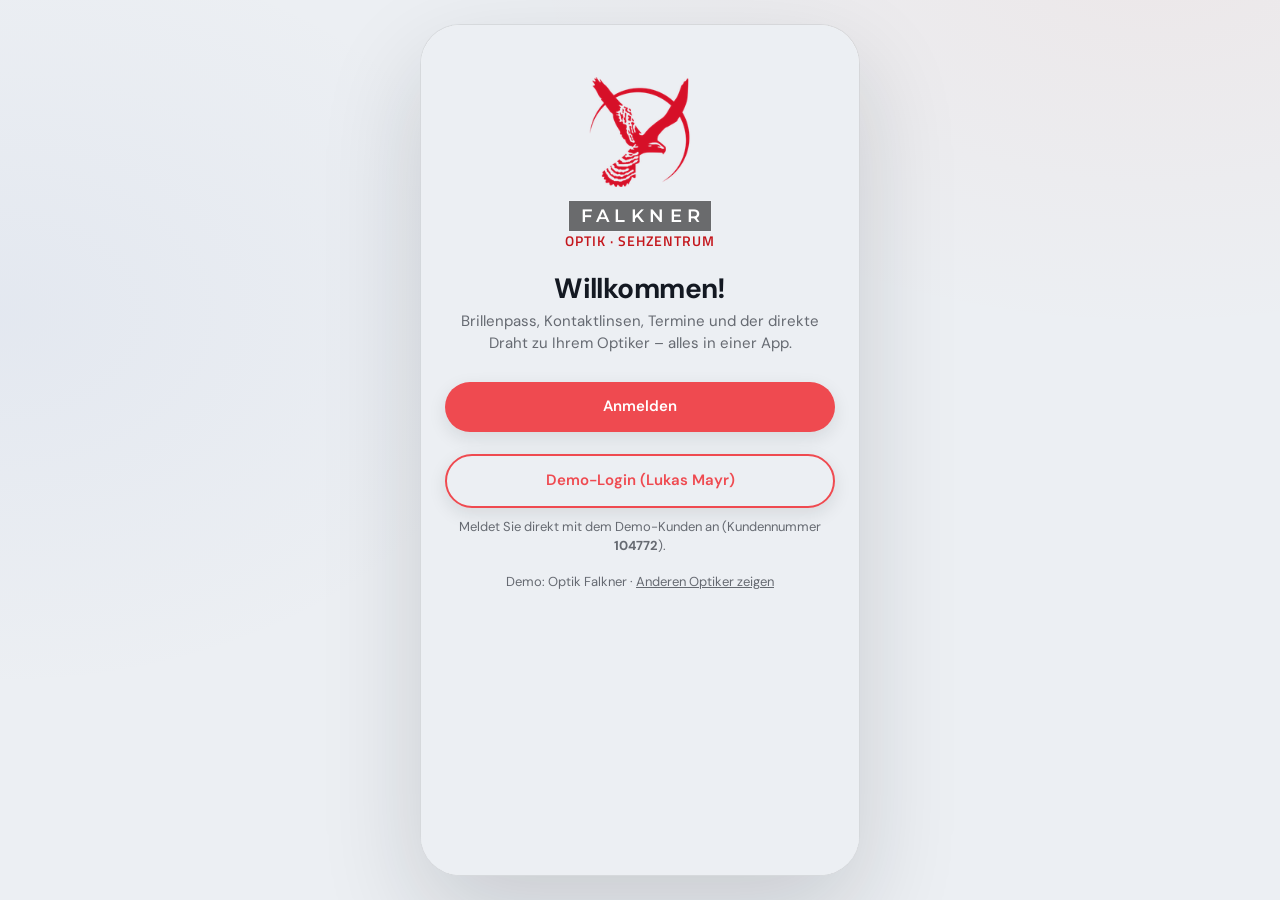
<file: falkner/index.html>
<!DOCTYPE html>
<html lang="de">
<head>
<meta charset="UTF-8">
<meta name="viewport" content="width=device-width, initial-scale=1, viewport-fit=cover">
<title>Optik Falkner – Kunden-App</title>
<!-- Unterseite für Optik Falkner (26.11.2026): lädt den Kunden-App aus ../index.html mit dem
     Optiker-Profil „falkner“ (siehe optiker.js im Hauptordner). Eine Codebasis für alle Optiker –
     hier nichts anpassen, Änderungen nur in ../index.html bzw. optiker.js. -->
</head>
<body>
<script>
window.OPTIKER_ID='falkner';
fetch('../index.html',{cache:'no-cache'}).then(function(r){if(!r.ok)throw new Error(r.status);return r.text()}).then(function(h){
  h=h.replace(/<head>/i,'<head><base href="../"><script>window.OPTIKER_ID="falkner"<\/script>');
  document.open();document.write(h);document.close();
}).catch(function(){document.body.textContent='Die Seite konnte nicht geladen werden.'});
</script>
<noscript>Bitte JavaScript aktivieren.</noscript>
</body>
</html>
</file>
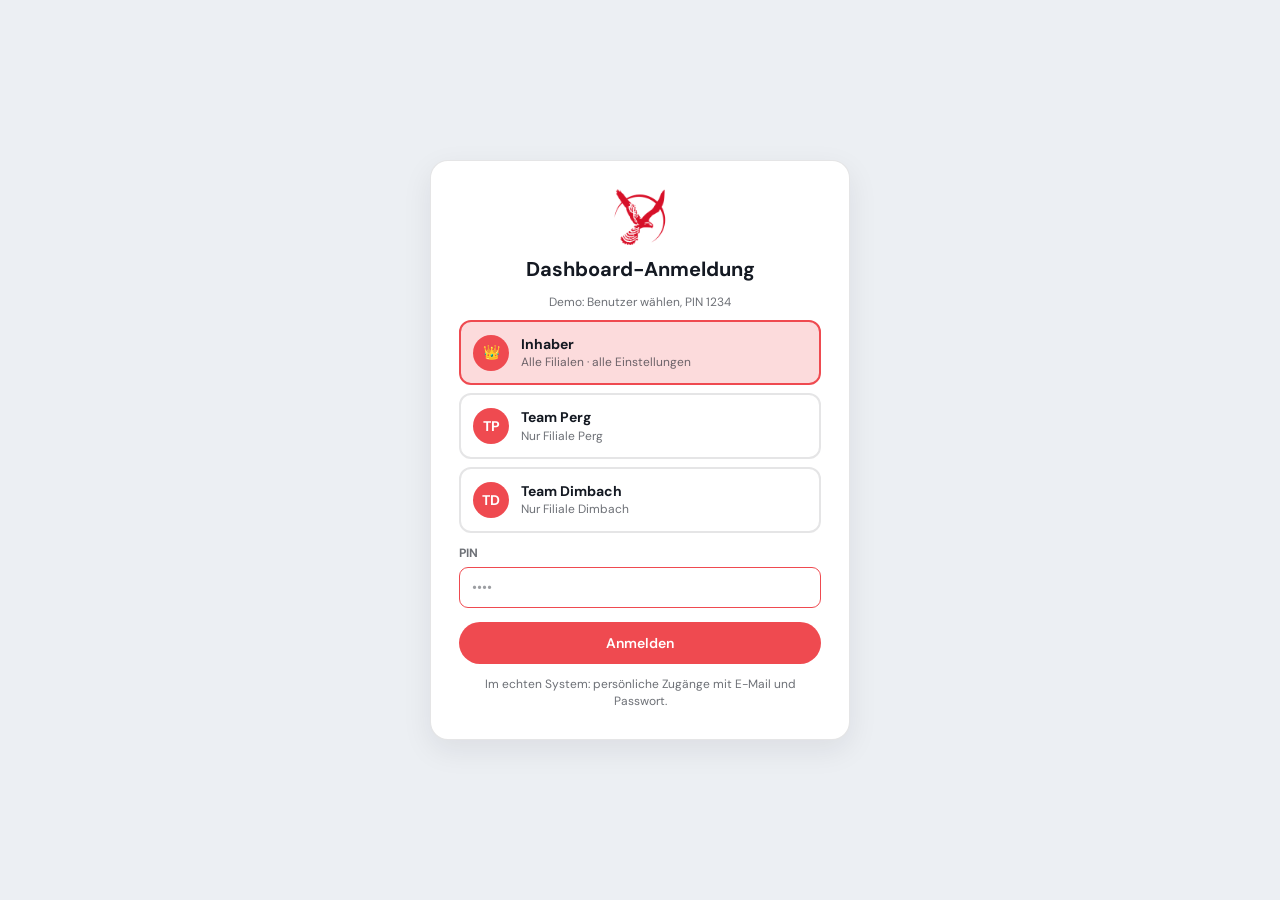
<file: dashboard/falkner/index.html>
<!DOCTYPE html>
<html lang="de">
<head>
<meta charset="UTF-8">
<meta name="viewport" content="width=device-width, initial-scale=1, viewport-fit=cover">
<title>Optik Falkner – Dashboard</title>
<!-- Unterseite für Optik Falkner (26.11.2026): lädt den Optiker-Dashboard aus ../index.html mit dem
     Optiker-Profil „falkner“ (siehe optiker.js im Hauptordner). Eine Codebasis für alle Optiker –
     hier nichts anpassen, Änderungen nur in ../index.html bzw. optiker.js. -->
</head>
<body>
<script>
window.OPTIKER_ID='falkner';
fetch('../index.html',{cache:'no-cache'}).then(function(r){if(!r.ok)throw new Error(r.status);return r.text()}).then(function(h){
  h=h.replace(/<head>/i,'<head><base href="../"><script>window.OPTIKER_ID="falkner"<\/script>');
  document.open();document.write(h);document.close();
}).catch(function(){document.body.textContent='Die Seite konnte nicht geladen werden.'});
</script>
<noscript>Bitte JavaScript aktivieren.</noscript>
</body>
</html>
</file>
<file: fonts/fonts.css>
/* Schriften lokal (statt Google Fonts) – Zeichensatz latin, 13.11.2026. Lizenz: SIL Open Font License 1.1, siehe LIZENZ.txt */
@font-face{font-family:'DM Sans';font-style:normal;font-weight:400 700;font-display:swap;src:url(dm-sans.woff2) format('woff2')}
@font-face{font-family:'DM Serif Display';font-style:normal;font-weight:400;font-display:swap;src:url(dm-serif-display.woff2) format('woff2')}
@font-face{font-family:'Montserrat';font-style:normal;font-weight:600 700;font-display:swap;src:url(montserrat.woff2) format('woff2')}
@font-face{font-family:'Titillium Web';font-style:normal;font-weight:600;font-display:swap;src:url(titillium-web-600.woff2) format('woff2')}
@font-face{font-family:'Titillium Web';font-style:normal;font-weight:700;font-display:swap;src:url(titillium-web-700.woff2) format('woff2')}
</file>
